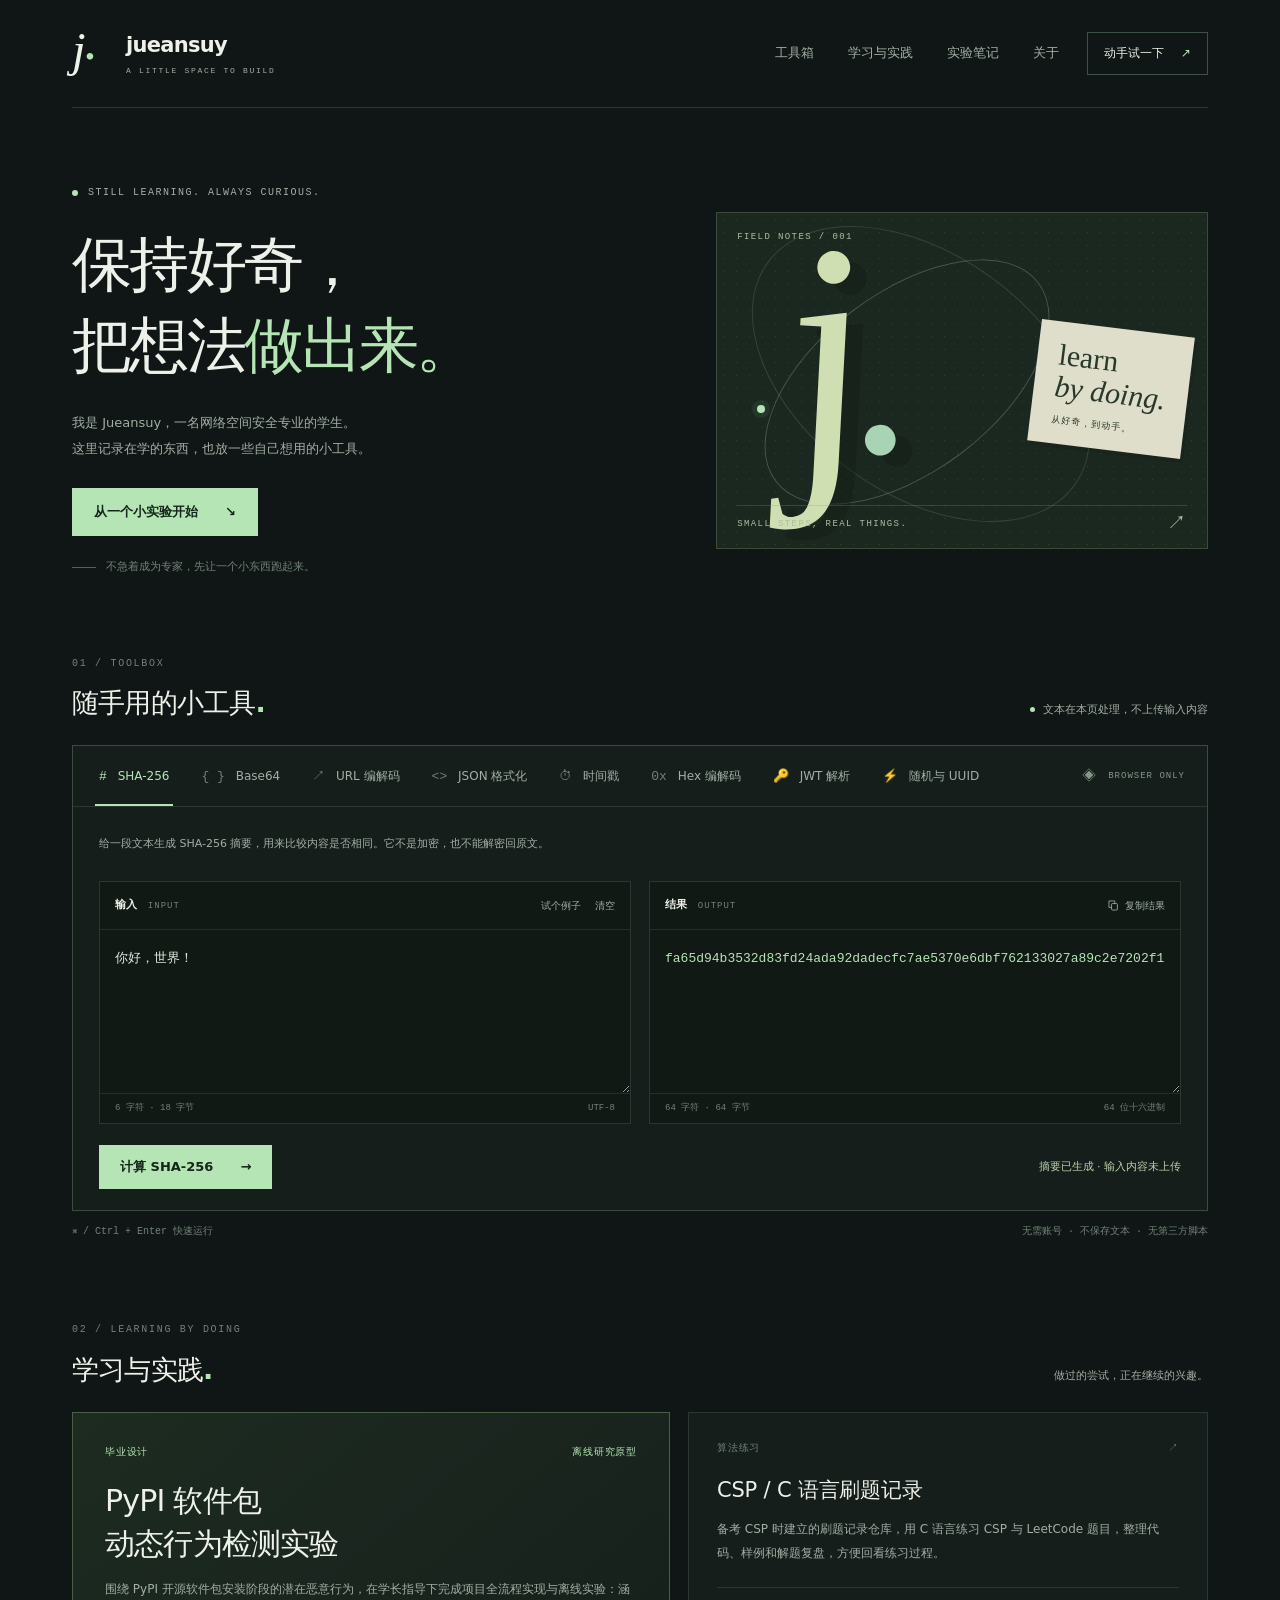
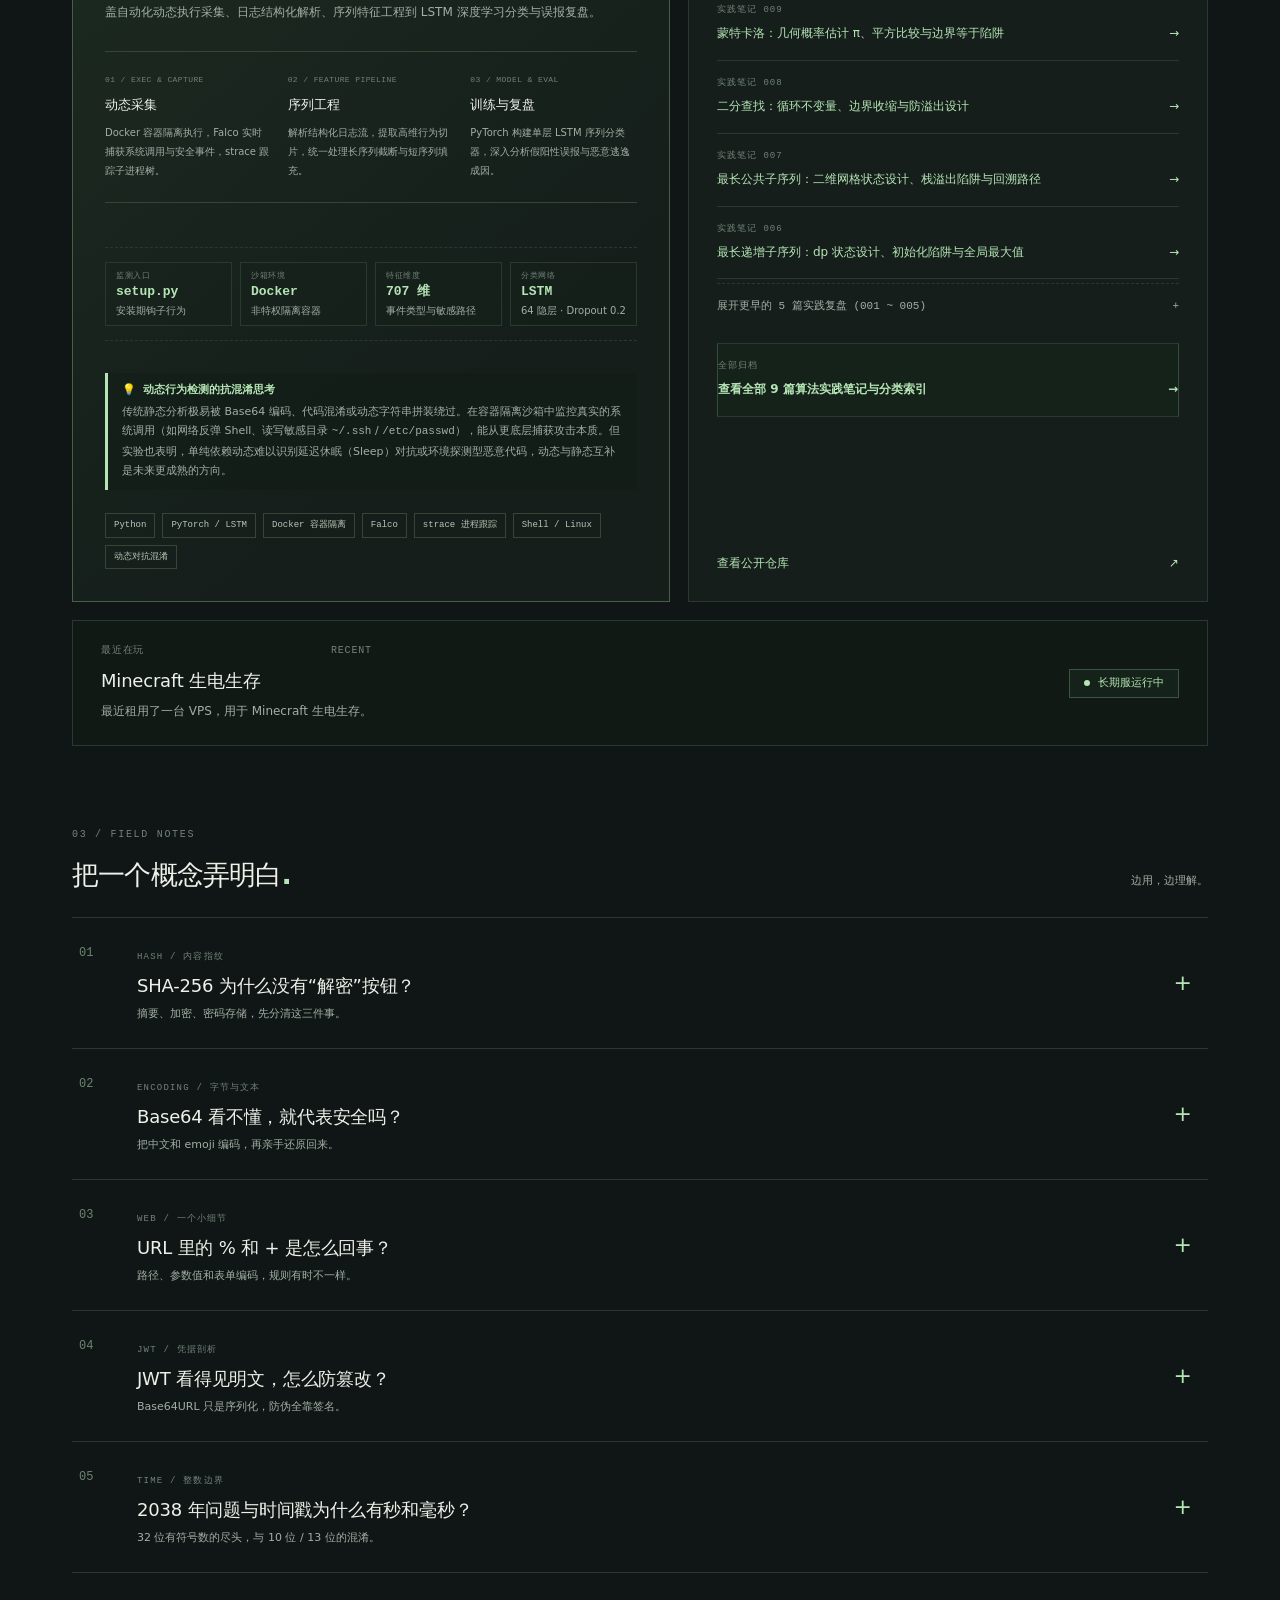
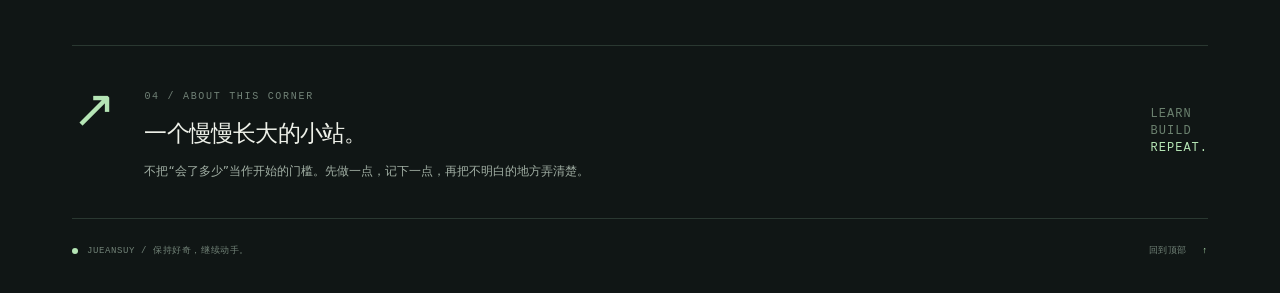
<file: index.html>
<!doctype html>
<html lang="zh-CN">
<head>
  <meta charset="UTF-8">
  <meta name="viewport" content="width=device-width, initial-scale=1">
  <meta name="description" content="Jueansuy 的个人小站：记录学习，做一点有用的东西。SHA-256、Base64、URL、JSON、时间戳、Hex 编解码与 JWT 解析均在浏览器本地完成。">
  <meta name="theme-color" content="#101615">
  <meta property="og:type" content="website">
  <meta property="og:title" content="Jueansuy · 保持好奇，继续动手">
  <meta property="og:description" content="Jueansuy 的个人小站：记录学习，做一点有用的东西。纯前端工具箱与 C 语言算法实践笔记。">
  <meta property="og:url" content="https://www.jueansuy.cn/">
  <meta property="og:site_name" content="Jueansuy">
  <meta name="twitter:card" content="summary">
  <title>Jueansuy · 保持好奇，继续动手</title>
  <link rel="icon" type="image/svg+xml" href="./favicon.svg">
  <link rel="manifest" href="./site.webmanifest">
  <link rel="stylesheet" href="./style.css">
  <script type="module" src="./app.js"></script>
</head>
<body>
  <a class="skip-link" href="#tools">跳到工具箱</a>
  <div class="site-shell">
    <header class="site-header">
      <a class="brand" href="#home" aria-label="Jueansuy 首页"><span class="brand-symbol">j<span>•</span></span><span>jueansuy<span class="brand-caption">A LITTLE SPACE TO BUILD</span></span></a>
      <nav aria-label="主导航"><a href="#tools">工具箱</a><a href="#practice">学习与实践</a><a href="#notes">实验笔记</a><a href="#about">关于</a></nav>
      <a class="header-link" href="#tools">动手试一下 <span aria-hidden="true">↗</span></a>
    </header>

    <main id="home">
      <section class="hero" aria-labelledby="hero-title">
        <div class="hero-copy">
          <div class="eyebrow"><span class="status-dot"></span> STILL LEARNING. ALWAYS CURIOUS.</div>
          <h1 id="hero-title">保持好奇，<br>把想法<span class="mint">做出来。</span></h1>
          <p class="hero-description">我是 Jueansuy，一名网络空间安全专业的学生。<br class="desktop-break">这里记录在学的东西，也放一些自己想用的小工具。</p>
          <a class="button button-primary hero-button" href="#tools">从一个小实验开始 <span aria-hidden="true">↘</span></a>
          <div class="hero-footnote"><span class="little-line"></span> 不急着成为专家，先让一个小东西跑起来。</div>
        </div>
        <div class="hero-art" aria-hidden="true">
          <div class="art-corner art-corner-top">FIELD NOTES / 001</div>
          <div class="orbit orbit-one"></div><div class="orbit orbit-two"></div>
          <span class="orbit-dot"></span>
          <div class="art-letter">j<span>.</span></div>
          <div class="art-sticker">learn<br><em>by doing.</em><span>从好奇，到动手。</span></div>
          <div class="art-corner art-corner-bottom">SMALL STEPS, REAL THINGS. <span>↗</span></div>
        </div>
      </section>

      <section id="tools" class="tools-section" aria-labelledby="tools-title">
        <div class="section-heading"><div><span class="section-index">01 / TOOLBOX</span><h2 id="tools-title">随手用的小工具<span class="mint">.</span></h2></div><p><span class="status-dot"></span> 文本在本页处理，不上传输入内容</p></div>
        <div class="workbench">
          <div class="workbench-top">
            <div class="tool-tabs" role="tablist" aria-label="选择文本工具">
              <button type="button" class="tool-tab active" id="tab-sha256" role="tab" aria-selected="true" aria-controls="tool-panel" data-tool="sha256"><span aria-hidden="true">#</span> SHA-256</button>
              <button type="button" class="tool-tab" id="tab-base64" role="tab" aria-selected="false" aria-controls="tool-panel" tabindex="-1" data-tool="base64"><span aria-hidden="true">{ }</span> Base64</button>
              <button type="button" class="tool-tab" id="tab-url" role="tab" aria-selected="false" aria-controls="tool-panel" tabindex="-1" data-tool="url"><span aria-hidden="true">↗</span> URL 编解码</button>
              <button type="button" class="tool-tab" id="tab-json" role="tab" aria-selected="false" aria-controls="tool-panel" tabindex="-1" data-tool="json"><span aria-hidden="true">&lt;&gt;</span> JSON 格式化</button>
              <button type="button" class="tool-tab" id="tab-timestamp" role="tab" aria-selected="false" aria-controls="tool-panel" tabindex="-1" data-tool="timestamp"><span aria-hidden="true">⏱</span> 时间戳</button>
              <button type="button" class="tool-tab" id="tab-hex" role="tab" aria-selected="false" aria-controls="tool-panel" tabindex="-1" data-tool="hex"><span aria-hidden="true">0x</span> Hex 编解码</button>
              <button type="button" class="tool-tab" id="tab-jwt" role="tab" aria-selected="false" aria-controls="tool-panel" tabindex="-1" data-tool="jwt"><span aria-hidden="true">🔑</span> JWT 解析</button>
              <button type="button" class="tool-tab" id="tab-uuid" role="tab" aria-selected="false" aria-controls="tool-panel" tabindex="-1" data-tool="uuid"><span aria-hidden="true">⚡</span> 随机与 UUID</button>
            </div>
            <span class="local-badge"><span aria-hidden="true">◈</span> BROWSER ONLY</span>
          </div>
          <div id="tool-panel" role="tabpanel" aria-labelledby="tab-sha256">
            <div class="tool-description-row"><p id="tool-hint">给一段文本生成 SHA-256 摘要，用来比较内容是否相同。它不是加密，也不能解密回原文。</p><div class="mode-controls" id="mode-controls" hidden aria-label="编码或解码"><button type="button" data-mode="encode" aria-pressed="true">编码</button><button type="button" data-mode="decode" aria-pressed="false">解码</button></div></div>
            <div class="editors">
              <div class="editor input-editor">
                <div class="editor-heading"><label for="tool-input">输入 <span>INPUT</span></label><div class="editor-actions"><button type="button" id="load-example">试个例子</button><button type="button" id="clear-input">清空</button></div></div>
                <textarea id="tool-input" maxlength="100000" spellcheck="false" autocapitalize="off" autocomplete="off" aria-describedby="tool-hint tool-input-count" placeholder="在这里输入或粘贴文本…">你好，世界！</textarea>
                <div class="editor-meta"><span id="tool-input-count">0 字符 · 0 字节</span><span>UTF-8</span></div>
              </div>
              <div class="editor output-editor">
                <div class="editor-heading"><label for="tool-output">结果 <span>OUTPUT</span></label><button class="copy-button" type="button" id="copy-output" disabled><svg viewBox="0 0 20 20" aria-hidden="true"><rect x="7" y="7" width="9" height="10" rx="1.5"/><path d="M12 7V3H3v10h4"/></svg>复制结果</button></div>
                <textarea id="tool-output" readonly spellcheck="false" aria-describedby="tool-status tool-output-count" placeholder="计算结果会出现在这里"></textarea>
                <div class="editor-meta"><span id="tool-output-count">等待运行</span><span id="output-format">64 位十六进制</span></div>
              </div>
            </div>
            <div class="workbench-footer"><div class="run-actions"><button type="button" class="button button-primary" id="run-tool">计算 SHA-256 <span aria-hidden="true">→</span></button><button type="button" class="swap-button" id="swap-text" hidden>结果用作输入 <span aria-hidden="true">⇄</span></button></div><p id="tool-status" role="status" aria-live="polite" aria-atomic="true">准备就绪</p></div>
          </div>
        </div>
        <div class="toolbox-caption"><span>⌘ / Ctrl + Enter 快速运行</span><span>无需账号 · 不保存文本 · 无第三方脚本</span></div>
        <noscript><p class="noscript-note">这些工具需要 JavaScript。启用后，文本仍只在本页处理。</p></noscript>
      </section>

      <section id="practice" class="practice-section" aria-labelledby="practice-title">
        <div class="section-heading"><div><span class="section-index">02 / LEARNING BY DOING</span><h2 id="practice-title">学习与实践<span class="mint">.</span></h2></div><p>做过的尝试，正在继续的兴趣。</p></div>
        <div class="practice-grid">
          <article class="project-card project-featured" aria-labelledby="graduation-title">
            <div class="project-kicker"><span>毕业设计</span><span>离线研究原型</span></div>
            <h3 id="graduation-title">PyPI 软件包<br class="project-title-break">动态行为检测实验</h3>
            <p class="project-description">围绕 PyPI 开源软件包安装阶段的潜在恶意行为，在学长指导下完成项目全流程实现与离线实验：涵盖自动化动态执行采集、日志结构化解析、序列特征工程到 LSTM 深度学习分类与误报复盘。</p>
            <ol class="project-flow" aria-label="项目技术流程">
              <li><span>01 / EXEC & CAPTURE</span><strong>动态采集</strong><p>Docker 容器隔离执行，Falco 实时捕获系统调用与安全事件，strace 跟踪子进程树。</p></li>
              <li><span>02 / FEATURE PIPELINE</span><strong>序列工程</strong><p>解析结构化日志流，提取高维行为切片，统一处理长序列截断与短序列填充。</p></li>
              <li><span>03 / MODEL & EVAL</span><strong>训练与复盘</strong><p>PyTorch 构建单层 LSTM 序列分类器，深入分析假阳性误报与恶意逃逸成因。</p></li>
            </ol>
            <div class="project-stats-grid" aria-label="实验环境与特征配置">
              <div class="project-stat-box">
                <span class="project-stat-key">监测入口</span>
                <strong class="project-stat-num">setup.py</strong>
                <span class="project-stat-desc">安装期钩子行为</span>
              </div>
              <div class="project-stat-box">
                <span class="project-stat-key">沙箱环境</span>
                <strong class="project-stat-num">Docker</strong>
                <span class="project-stat-desc">非特权隔离容器</span>
              </div>
              <div class="project-stat-box">
                <span class="project-stat-key">特征维度</span>
                <strong class="project-stat-num">707 维</strong>
                <span class="project-stat-desc">事件类型与敏感路径</span>
              </div>
              <div class="project-stat-box">
                <span class="project-stat-key">分类网络</span>
                <strong class="project-stat-num">LSTM</strong>
                <span class="project-stat-desc">64 隐层 · Dropout 0.2</span>
              </div>
            </div>
            <div class="project-takeaway">
              <span class="project-takeaway-label">💡 动态行为检测的抗混淆思考</span>
              <p>传统静态分析极易被 Base64 编码、代码混淆或动态字符串拼装绕过。在容器隔离沙箱中监控真实的系统调用（如网络反弹 Shell、读写敏感目录 <code>~/.ssh</code> / <code>/etc/passwd</code>），能从更底层捕获攻击本质。但实验也表明，单纯依赖动态难以识别延迟休眠（Sleep）对抗或环境探测型恶意代码，动态与静态互补是未来更成熟的方向。</p>
            </div>
            <ul class="project-tags" aria-label="毕业设计技术">
              <li>Python</li>
              <li>PyTorch / LSTM</li>
              <li>Docker 容器隔离</li>
              <li>Falco</li>
              <li>strace 进程跟踪</li>
              <li>Shell / Linux</li>
              <li>动态对抗混淆</li>
            </ul>
          </article>
          <article class="project-card" aria-labelledby="csp-title">
            <div class="project-kicker"><span>算法练习</span><span aria-hidden="true">↗</span></div>
            <h3 id="csp-title">CSP / C 语言刷题记录</h3>
            <p class="project-description">备考 CSP 时建立的刷题记录仓库，用 C 语言练习 CSP 与 LeetCode 题目，整理代码、样例和解题复盘，方便回看练习过程。</p>
            <a class="project-note-link" href="./notes/monte-carlo.html"><span class="project-note-label">实践笔记 009</span><span>蒙特卡洛：几何概率估计 π、平方比较与边界等于陷阱 <span aria-hidden="true">→</span></span></a>
            <a class="project-note-link" href="./notes/binary-search.html"><span class="project-note-label">实践笔记 008</span><span>二分查找：循环不变量、边界收缩与防溢出设计 <span aria-hidden="true">→</span></span></a>
            <a class="project-note-link" href="./notes/longest-common-subsequence.html"><span class="project-note-label">实践笔记 007</span><span>最长公共子序列：二维网格状态设计、栈溢出陷阱与回溯路径 <span aria-hidden="true">→</span></span></a>
            <a class="project-note-link" href="./notes/longest-increasing-subsequence.html"><span class="project-note-label">实践笔记 006</span><span>最长递增子序列：dp 状态设计、初始化陷阱与全局最大值 <span aria-hidden="true">→</span></span></a>
            <details class="project-notes-more">
              <summary>展开更早的 5 篇实践复盘 (001 ~ 005) <span aria-hidden="true">+</span></summary>
              <div>
                <a class="project-note-link" href="./notes/coin-change.html"><span class="project-note-label">实践笔记 005</span><span>零钱兑换：为什么完全背包要正序遍历，dp 代表什么 <span aria-hidden="true">→</span></span></a>
                <a class="project-note-link" href="./notes/course-schedule.html"><span class="project-note-label">实践笔记 004</span><span>课程表：为什么入度为 0 才是 BFS 拓扑排序的钥匙 <span aria-hidden="true">→</span></span></a>
                <a class="project-note-link" href="./notes/range-sum-mutable.html"><span class="project-note-label">实践笔记 003</span><span>树状数组：lowbit 的向前求和与向后更新 <span aria-hidden="true">→</span></span></a>
                <a class="project-note-link" href="./notes/largest-rectangle.html"><span class="project-note-label">实践笔记 002</span><span>柱状图中最大的矩形：单调栈与边界跨度 <span aria-hidden="true">→</span></span></a>
                <a class="project-note-link" href="./notes/rotting-oranges.html"><span class="project-note-label">实践笔记 001</span><span>腐烂的橘子：一分钟，BFS 的一层 <span aria-hidden="true">→</span></span></a>
              </div>
            </details>
            <a class="project-note-link project-note-all" href="./notes/index.html"><span class="project-note-label">全部归档</span><span>查看全部 9 篇算法实践笔记与分类索引 <span aria-hidden="true">→</span></span></a>
            <a class="project-link" href="https://github.com/JUEANSUY/csp" target="_blank" rel="noopener noreferrer">查看公开仓库 <span aria-hidden="true">↗</span></a>
          </article>
          <article class="project-card project-recent" aria-labelledby="minecraft-title">
            <div class="project-recent-info">
              <div class="project-kicker"><span>最近在玩</span><span>RECENT</span></div>
              <h3 id="minecraft-title">Minecraft 生电生存</h3>
              <p class="project-description">最近租用了一台 VPS，用于 Minecraft 生电生存。</p>
            </div>
            <div class="project-recent-badge">
              <span class="status-dot"></span> 长期服运行中
            </div>
          </article>
        </div>
      </section>

      <section id="notes" class="notes-section" aria-labelledby="notes-title">
        <div class="section-heading"><div><span class="section-index">03 / FIELD NOTES</span><h2 id="notes-title">把一个概念弄明白<span class="mint">.</span></h2></div><p>边用，边理解。</p></div>
        <div class="note-list">
          <details class="note"><summary><span class="note-number">01</span><div><span class="note-category">HASH / 内容指纹</span><h3>SHA-256 为什么没有“解密”按钮？</h3><p>摘要、加密、密码存储，先分清这三件事。</p></div><span class="note-open" aria-hidden="true">+</span></summary><div class="note-body"><p>SHA-256 会把输入转换为固定长度的摘要。改动一个字符，通常就会得到完全不同的结果。你可以在上面的工具里，把“你好”改成“你好！”，观察变化。</p><p>哈希没有对应的解密操作。不过，对容易猜到的输入，别人仍可逐个尝试并比较摘要。因此，直接用一次 SHA-256 保存密码并不合适；密码存储需要专门的方案。</p><button type="button" class="text-link note-example" data-example-tool="sha256">去做这个实验 <span aria-hidden="true">↗</span></button></div></details>
          <details class="note"><summary><span class="note-number">02</span><div><span class="note-category">ENCODING / 字节与文本</span><h3>Base64 看不懂，就代表安全吗？</h3><p>把中文和 emoji 编码，再亲手还原回来。</p></div><span class="note-open" aria-hidden="true">+</span></summary><div class="note-body"><p>Base64 是把字节表示成一组可打印字符的编码方式。它不需要密钥，知道编码规则就能解码，所以不能拿来保护秘密。</p><p>本页先把文本转为 UTF-8 字节，再做标准 Base64 编码。解码时也会检查结果是不是有效的 UTF-8 文本；图片或任意二进制数据的 Base64 不一定适合这个文本工具。</p><button type="button" class="text-link note-example" data-example-tool="base64">试试中文与 emoji <span aria-hidden="true">↗</span></button></div></details>
          <details class="note"><summary><span class="note-number">03</span><div><span class="note-category">WEB / 一个小细节</span><h3>URL 里的 % 和 + 是怎么回事？</h3><p>路径、参数值和表单编码，规则有时不一样。</p></div><span class="note-open" aria-hidden="true">+</span></summary><div class="note-body"><p>当你把一段文本放进 URL 的参数值时，空格、中文和一些符号需要编码。例如，空格可以变成 <code>%20</code>，加号可以变成 <code>%2B</code>。</p><p>本页使用 <code>encodeURIComponent</code> 与 <code>decodeURIComponent</code>，适合单独的参数值。它不会把解码输入中的 <code>+</code> 自动当成空格，也不会代你解析整条 URL。</p><button type="button" class="text-link note-example" data-example-tool="url">比较一下编码结果 <span aria-hidden="true">↗</span></button></div></details>
          <details class="note"><summary><span class="note-number">04</span><div><span class="note-category">JWT / 凭据剖析</span><h3>JWT 看得见明文，怎么防篡改？</h3><p>Base64URL 只是序列化，防伪全靠签名。</p></div><span class="note-open" aria-hidden="true">+</span></summary><div class="note-body"><p>JWT 的 Header 和 Payload 仅使用 Base64URL 编码，任何人截获都能直接看到里面的 JSON 字段。它根本不是加密，千万不要在 Payload 内存放用户密码或敏感密钥！</p><p>JWT 防篡改的核心是第三段签名：服务端使用私钥或密钥对前两段进行加密或 HMAC 哈希。一旦攻击者篡改了角色或过期时间，服务端验签就会立即失败。另外注意警惕常见的 <code>alg: "none"</code> 攻击漏洞。</p><button type="button" class="text-link note-example" data-example-tool="jwt">去解析 JWT Token <span aria-hidden="true">↗</span></button></div></details>
          <details class="note"><summary><span class="note-number">05</span><div><span class="note-category">TIME / 整数边界</span><h3>2038 年问题与时间戳为什么有秒和毫秒？</h3><p>32 位有符号数的尽头，与 10 位 / 13 位的混淆。</p></div><span class="note-open" aria-hidden="true">+</span></summary><div class="note-body"><p>Unix 时间戳记录自 1970-01-01 00:00:00 UTC 起流逝的秒数。在传统的 32 位有符号整数系统中，时间戳最大值为 <code>2,147,483,647</code>，即北京时间 2038 年 1 月 19 日 11:14:07，随后将溢出翻转为负数，这就是著名的“2038 年问题”。</p><p>在工程中，Linux/Python/C 常使用 10 位秒级时间戳，而 JavaScript 的 <code>Date.now()</code> 默认返回 13 位毫秒级时间戳。混淆二者会导致年份跳到几万年之后或 1970 年初，排查时先数位数是关键。</p><button type="button" class="text-link note-example" data-example-tool="timestamp">试试时间戳换算 <span aria-hidden="true">↗</span></button></div></details>
        </div>
      </section>

      <section id="about" class="about-section" aria-labelledby="about-title"><div class="about-mark" aria-hidden="true">↗</div><div><span class="section-index">04 / ABOUT THIS CORNER</span><h2 id="about-title">一个慢慢长大的小站。</h2><p>不把“会了多少”当作开始的门槛。先做一点，记下一点，再把不明白的地方弄清楚。</p></div><div class="about-tag">LEARN<br>BUILD<br><span>REPEAT.</span></div></section>
    </main>
    <footer class="site-footer"><span><span class="status-dot"></span> JUEANSUY / 保持好奇，继续动手。</span><a href="#home">回到顶部 <span aria-hidden="true">↑</span></a></footer>
  </div>
</body>
</html>
</file>
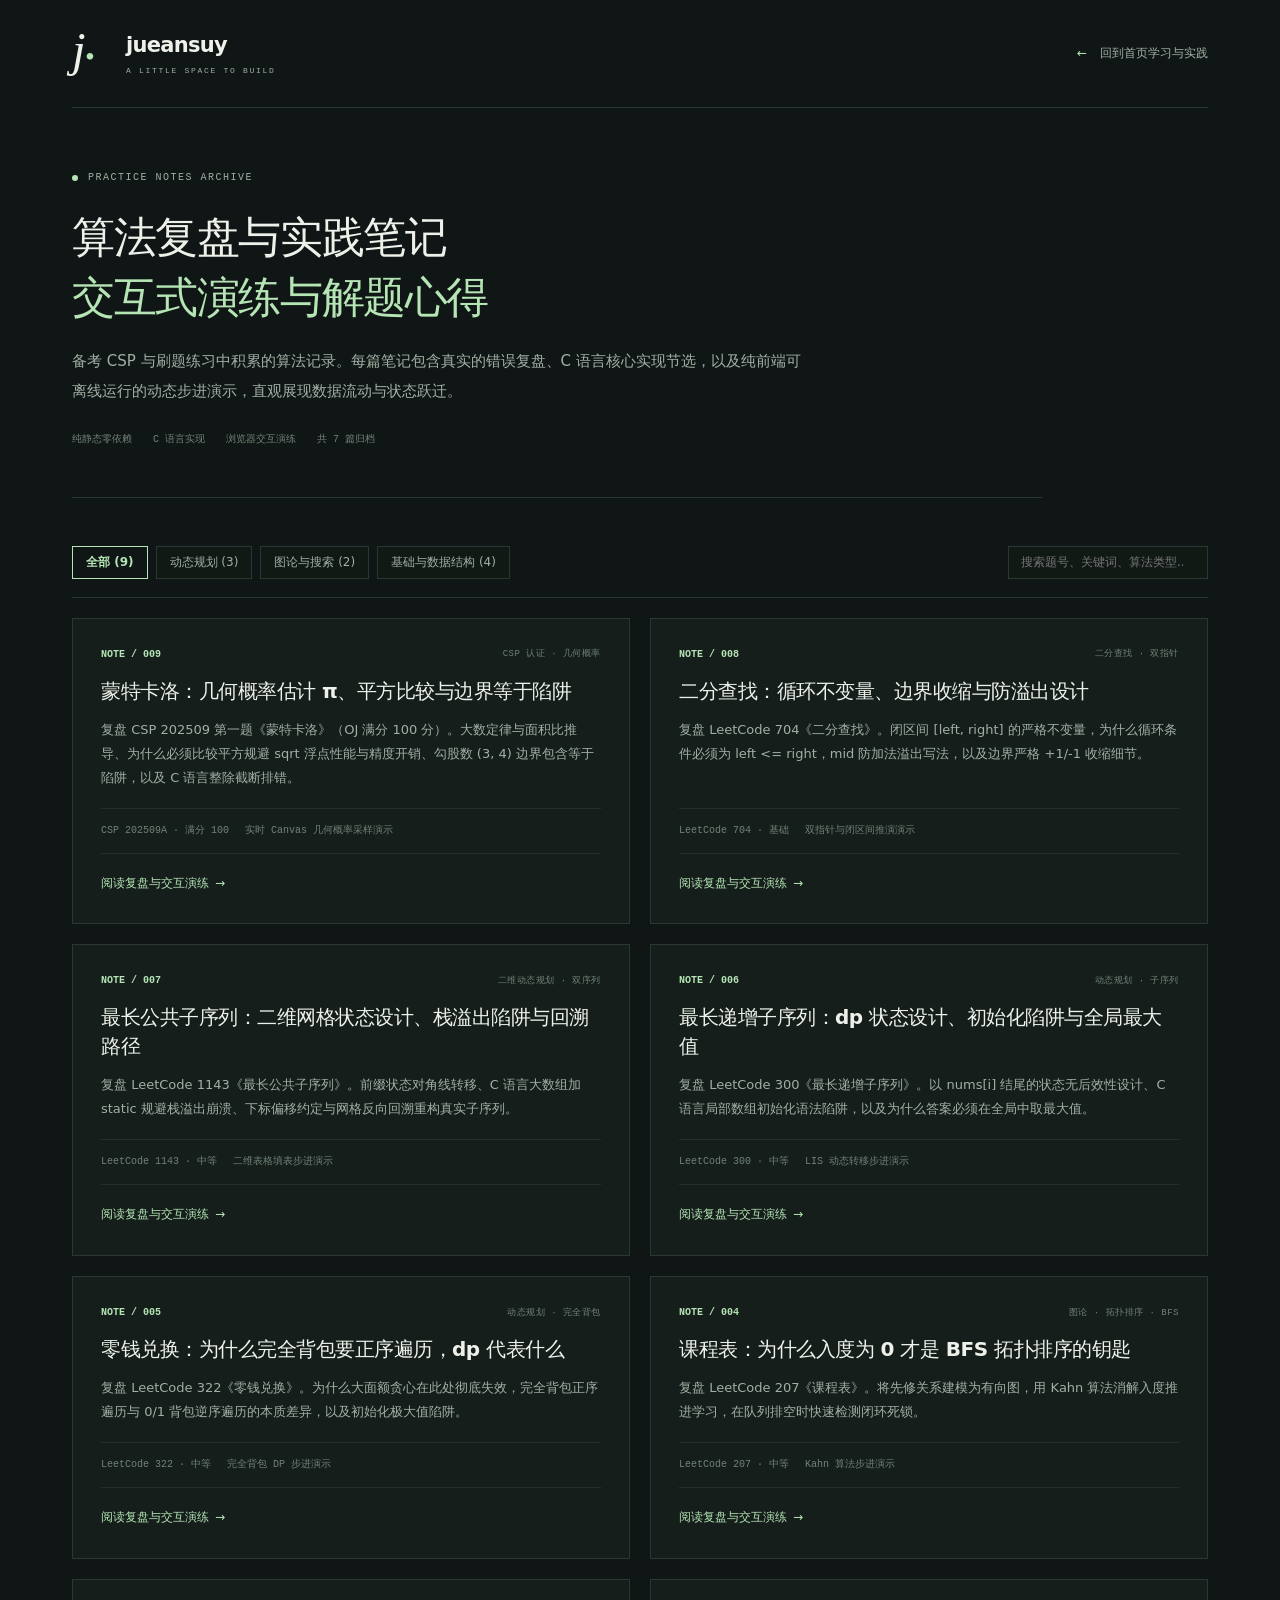
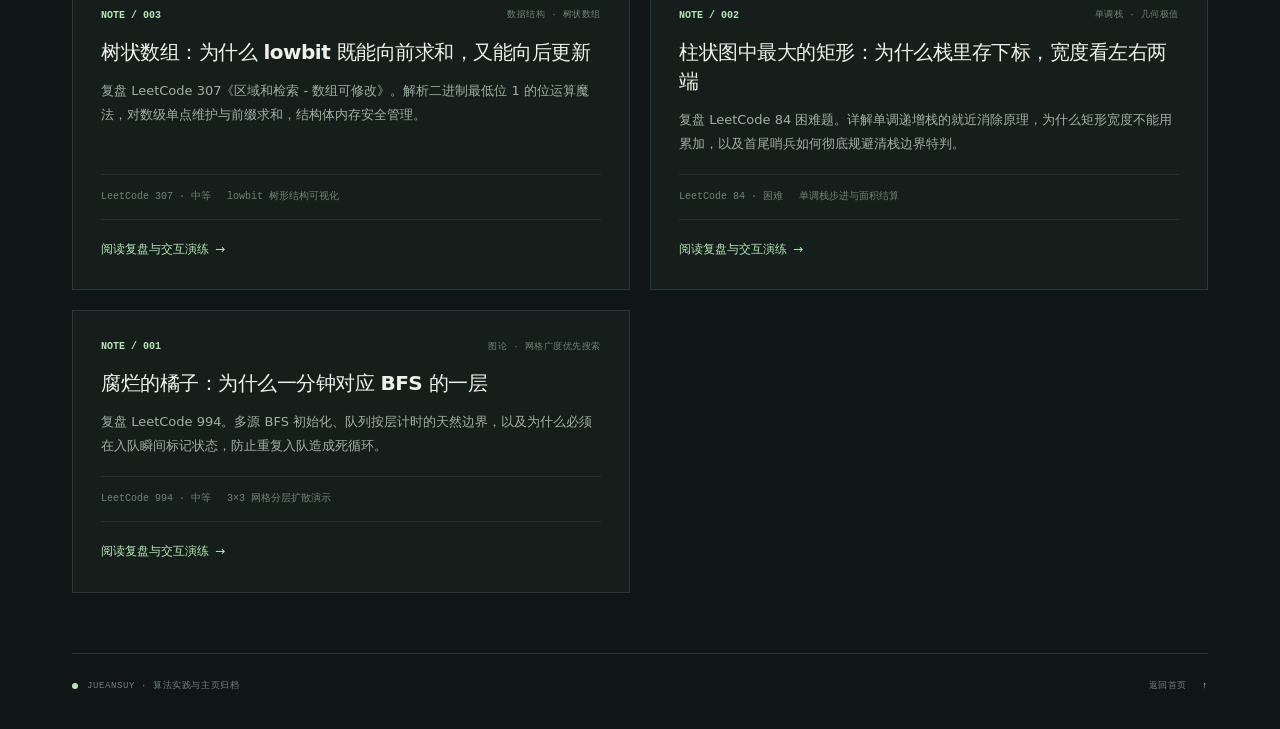
<file: notes/index.html>
<!doctype html>
<html lang="zh-CN">
<head>
  <meta charset="UTF-8">
  <meta name="viewport" content="width=device-width, initial-scale=1">
  <meta name="description" content="Jueansuy 的算法与刷题实践笔记归档。包含广度优先搜索、单调栈、树状数组、有向图拓扑排序、完全背包与最长递增子序列等 C 语言解题复盘与浏览器交互式步进演示。">
  <meta name="theme-color" content="#101615">
  <title>实践笔记归档 · 算法复盘与交互演示 · Jueansuy</title>
  <link rel="icon" type="image/svg+xml" href="../favicon.svg">
  <link rel="manifest" href="../site.webmanifest">
  <link rel="stylesheet" href="../style.css">
  <meta property="og:type" content="website">
  <meta property="og:title" content="实践笔记归档 · 算法复盘与交互演示 · Jueansuy">
  <meta property="og:description" content="Jueansuy 的算法与刷题实践笔记归档。包含广度优先搜索、单调栈、树状数组、有向图拓扑排序、完全背包与最长递增子序列等 C 语言解题复盘与浏览器交互式步进演示。">
  <meta property="og:url" content="https://www.jueansuy.cn/notes/index.html">
  <meta name="twitter:card" content="summary">
  <script type="module" src="../notes-archive.mjs"></script>
</head>
<body class="article-page notes-archive-page">
  <a class="skip-link" href="#archive-content">跳到笔记归档内容</a>
  <div class="site-shell">
    <header class="article-masthead">
      <a class="brand" href="../index.html" aria-label="Jueansuy 首页"><span class="brand-symbol">j<span>•</span></span><span>jueansuy<span class="brand-caption">A LITTLE SPACE TO BUILD</span></span></a>
      <a class="article-back" href="../index.html#practice"><span aria-hidden="true">←</span> 回到首页学习与实践</a>
    </header>

    <main id="archive-content">
      <header class="article-intro">
        <div class="eyebrow"><span class="status-dot"></span> PRACTICE NOTES ARCHIVE</div>
        <h1>算法复盘与实践笔记<br><span class="mint">交互式演练与解题心得</span></h1>
        <p class="article-deck">备考 CSP 与刷题练习中积累的算法记录。每篇笔记包含真实的错误复盘、C 语言核心实现节选，以及纯前端可离线运行的动态步进演示，直观展现数据流动与状态跃迁。</p>
        <div class="article-meta">
          <span>纯静态零依赖</span>
          <span>C 语言实现</span>
          <span>浏览器交互演练</span>
          <span>共 7 篇归档</span>
        </div>
      </header>

      <section class="archive-section" aria-label="算法实践笔记列表">
        <div class="archive-toolbar" role="search" aria-label="实践笔记筛选与搜索">
          <div class="archive-filters" role="group" aria-label="笔记分类筛选">
            <button type="button" class="archive-filter-btn" data-category="all" data-active="true" aria-pressed="true">全部 (9)</button>
            <button type="button" class="archive-filter-btn" data-category="dp" data-active="false" aria-pressed="false">动态规划 (3)</button>
            <button type="button" class="archive-filter-btn" data-category="graph" data-active="false" aria-pressed="false">图论与搜索 (2)</button>
            <button type="button" class="archive-filter-btn" data-category="datastruct" data-active="false" aria-pressed="false">基础与数据结构 (4)</button>
          </div>
          <div class="archive-search">
            <input id="archive-search-input" type="search" placeholder="搜索题号、关键词、算法类型... (按 / 聚焦)" aria-label="搜索实践笔记">
          </div>
        </div>

        <div class="archive-grid">

          <article class="archive-card" data-category="datastruct" aria-labelledby="note-009-title">
            <div class="archive-card-top">
              <span class="archive-card-num">NOTE / 009</span>
              <span class="archive-card-tag">CSP 认证 · 几何概率</span>
            </div>
            <h2 id="note-009-title"><a href="./monte-carlo.html">蒙特卡洛：几何概率估计 π、平方比较与边界等于陷阱</a></h2>
            <p class="archive-card-desc">复盘 CSP 202509 第一题《蒙特卡洛》（OJ 满分 100 分）。大数定律与面积比推导、为什么必须比较平方规避 sqrt 浮点性能与精度开销、勾股数 (3, 4) 边界包含等于陷阱，以及 C 语言整除截断排错。</p>
            <div class="archive-card-meta">
              <span>CSP 202509A · 满分 100</span>
              <span>实时 Canvas 几何概率采样演示</span>
            </div>
            <div class="archive-card-footer">
              <a class="archive-card-link" href="./monte-carlo.html">阅读复盘与交互演练 <span aria-hidden="true">→</span></a>
            </div>
          </article>

          <article class="archive-card" data-category="datastruct" aria-labelledby="note-008-title">
            <div class="archive-card-top">
              <span class="archive-card-num">NOTE / 008</span>
              <span class="archive-card-tag">二分查找 · 双指针</span>
            </div>
            <h2 id="note-008-title"><a href="./binary-search.html">二分查找：循环不变量、边界收缩与防溢出设计</a></h2>
            <p class="archive-card-desc">复盘 LeetCode 704《二分查找》。闭区间 [left, right] 的严格不变量，为什么循环条件必须为 left &lt;= right，mid 防加法溢出写法，以及边界严格 +1/-1 收缩细节。</p>
            <div class="archive-card-meta">
              <span>LeetCode 704 · 基础</span>
              <span>双指针与闭区间推演演示</span>
            </div>
            <div class="archive-card-footer">
              <a class="archive-card-link" href="./binary-search.html">阅读复盘与交互演练 <span aria-hidden="true">→</span></a>
            </div>
          </article>

          <article class="archive-card" data-category="dp" aria-labelledby="note-007-title">
            <div class="archive-card-top">
              <span class="archive-card-num">NOTE / 007</span>
              <span class="archive-card-tag">二维动态规划 · 双序列</span>
            </div>
            <h2 id="note-007-title"><a href="./longest-common-subsequence.html">最长公共子序列：二维网格状态设计、栈溢出陷阱与回溯路径</a></h2>
            <p class="archive-card-desc">复盘 LeetCode 1143《最长公共子序列》。前缀状态对角线转移、C 语言大数组加 static 规避栈溢出崩溃、下标偏移约定与网格反向回溯重构真实子序列。</p>
            <div class="archive-card-meta">
              <span>LeetCode 1143 · 中等</span>
              <span>二维表格填表步进演示</span>
            </div>
            <div class="archive-card-footer">
              <a class="archive-card-link" href="./longest-common-subsequence.html">阅读复盘与交互演练 <span aria-hidden="true">→</span></a>
            </div>
          </article>

          <article class="archive-card" data-category="dp" aria-labelledby="note-006-title">
            <div class="archive-card-top">
              <span class="archive-card-num">NOTE / 006</span>
              <span class="archive-card-tag">动态规划 · 子序列</span>
            </div>
            <h2 id="note-006-title"><a href="./longest-increasing-subsequence.html">最长递增子序列：dp 状态设计、初始化陷阱与全局最大值</a></h2>
            <p class="archive-card-desc">复盘 LeetCode 300《最长递增子序列》。以 nums[i] 结尾的状态无后效性设计、C 语言局部数组初始化语法陷阱，以及为什么答案必须在全局中取最大值。</p>
            <div class="archive-card-meta">
              <span>LeetCode 300 · 中等</span>
              <span>LIS 动态转移步进演示</span>
            </div>
            <div class="archive-card-footer">
              <a class="archive-card-link" href="./longest-increasing-subsequence.html">阅读复盘与交互演练 <span aria-hidden="true">→</span></a>
            </div>
          </article>

          <article class="archive-card" data-category="dp" aria-labelledby="note-005-title">
            <div class="archive-card-top">
              <span class="archive-card-num">NOTE / 005</span>
              <span class="archive-card-tag">动态规划 · 完全背包</span>
            </div>
            <h2 id="note-005-title"><a href="./coin-change.html">零钱兑换：为什么完全背包要正序遍历，dp 代表什么</a></h2>
            <p class="archive-card-desc">复盘 LeetCode 322《零钱兑换》。为什么大面额贪心在此处彻底失效，完全背包正序遍历与 0/1 背包逆序遍历的本质差异，以及初始化极大值陷阱。</p>
            <div class="archive-card-meta">
              <span>LeetCode 322 · 中等</span>
              <span>完全背包 DP 步进演示</span>
            </div>
            <div class="archive-card-footer">
              <a class="archive-card-link" href="./coin-change.html">阅读复盘与交互演练 <span aria-hidden="true">→</span></a>
            </div>
          </article>

          <article class="archive-card" data-category="graph" aria-labelledby="note-004-title">
            <div class="archive-card-top">
              <span class="archive-card-num">NOTE / 004</span>
              <span class="archive-card-tag">图论 · 拓扑排序 · BFS</span>
            </div>
            <h2 id="note-004-title"><a href="./course-schedule.html">课程表：为什么入度为 0 才是 BFS 拓扑排序的钥匙</a></h2>
            <p class="archive-card-desc">复盘 LeetCode 207《课程表》。将先修关系建模为有向图，用 Kahn 算法消解入度推进学习，在队列排空时快速检测闭环死锁。</p>
            <div class="archive-card-meta">
              <span>LeetCode 207 · 中等</span>
              <span>Kahn 算法步进演示</span>
            </div>
            <div class="archive-card-footer">
              <a class="archive-card-link" href="./course-schedule.html">阅读复盘与交互演练 <span aria-hidden="true">→</span></a>
            </div>
          </article>

          <article class="archive-card" data-category="datastruct" aria-labelledby="note-003-title">
            <div class="archive-card-top">
              <span class="archive-card-num">NOTE / 003</span>
              <span class="archive-card-tag">数据结构 · 树状数组</span>
            </div>
            <h2 id="note-003-title"><a href="./range-sum-mutable.html">树状数组：为什么 lowbit 既能向前求和，又能向后更新</a></h2>
            <p class="archive-card-desc">复盘 LeetCode 307《区域和检索 - 数组可修改》。解析二进制最低位 1 的位运算魔法，对数级单点维护与前缀求和，结构体内存安全管理。</p>
            <div class="archive-card-meta">
              <span>LeetCode 307 · 中等</span>
              <span>lowbit 树形结构可视化</span>
            </div>
            <div class="archive-card-footer">
              <a class="archive-card-link" href="./range-sum-mutable.html">阅读复盘与交互演练 <span aria-hidden="true">→</span></a>
            </div>
          </article>

          <article class="archive-card" data-category="datastruct" aria-labelledby="note-002-title">
            <div class="archive-card-top">
              <span class="archive-card-num">NOTE / 002</span>
              <span class="archive-card-tag">单调栈 · 几何极值</span>
            </div>
            <h2 id="note-002-title"><a href="./largest-rectangle.html">柱状图中最大的矩形：为什么栈里存下标，宽度看左右两端</a></h2>
            <p class="archive-card-desc">复盘 LeetCode 84 困难题。详解单调递增栈的就近消除原理，为什么矩形宽度不能用累加，以及首尾哨兵如何彻底规避清栈边界特判。</p>
            <div class="archive-card-meta">
              <span>LeetCode 84 · 困难</span>
              <span>单调栈步进与面积结算</span>
            </div>
            <div class="archive-card-footer">
              <a class="archive-card-link" href="./largest-rectangle.html">阅读复盘与交互演练 <span aria-hidden="true">→</span></a>
            </div>
          </article>

          <article class="archive-card" data-category="graph" aria-labelledby="note-001-title">
            <div class="archive-card-top">
              <span class="archive-card-num">NOTE / 001</span>
              <span class="archive-card-tag">图论 · 网格广度优先搜索</span>
            </div>
            <h2 id="note-001-title"><a href="./rotting-oranges.html">腐烂的橘子：为什么一分钟对应 BFS 的一层</a></h2>
            <p class="archive-card-desc">复盘 LeetCode 994。多源 BFS 初始化、队列按层计时的天然边界，以及为什么必须在入队瞬间标记状态，防止重复入队造成死循环。</p>
            <div class="archive-card-meta">
              <span>LeetCode 994 · 中等</span>
              <span>3×3 网格分层扩散演示</span>
            </div>
            <div class="archive-card-footer">
              <a class="archive-card-link" href="./rotting-oranges.html">阅读复盘与交互演练 <span aria-hidden="true">→</span></a>
            </div>
          </article>

          <div id="archive-empty" class="archive-empty" hidden>未找到匹配的实践笔记，换个关键词试试？</div>
        </div>
      </section>
    </main>

    <footer class="site-footer">
      <span><span class="status-dot"></span> JUEANSUY · 算法实践与主页归档</span>
      <a href="../index.html">返回首页 <span>↑</span></a>
    </footer>
  </div>
</body>
</html>
</file>
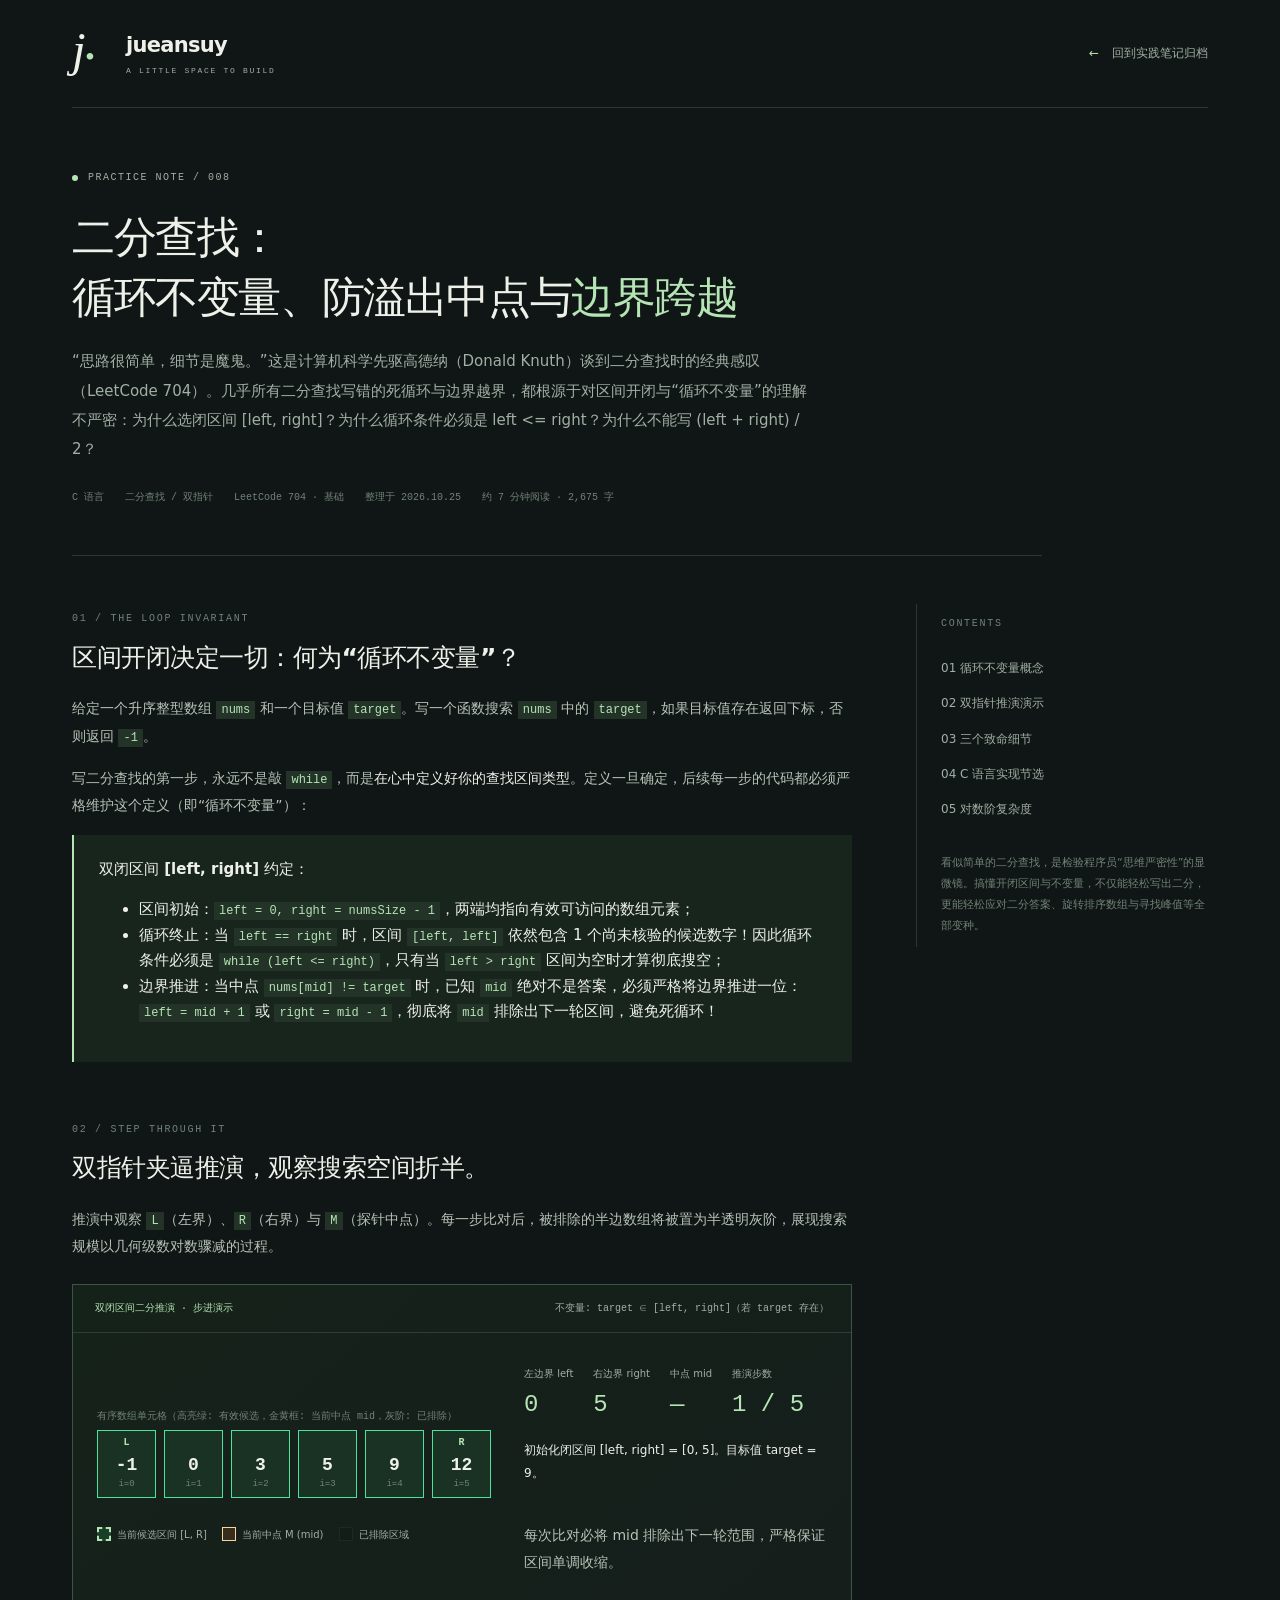
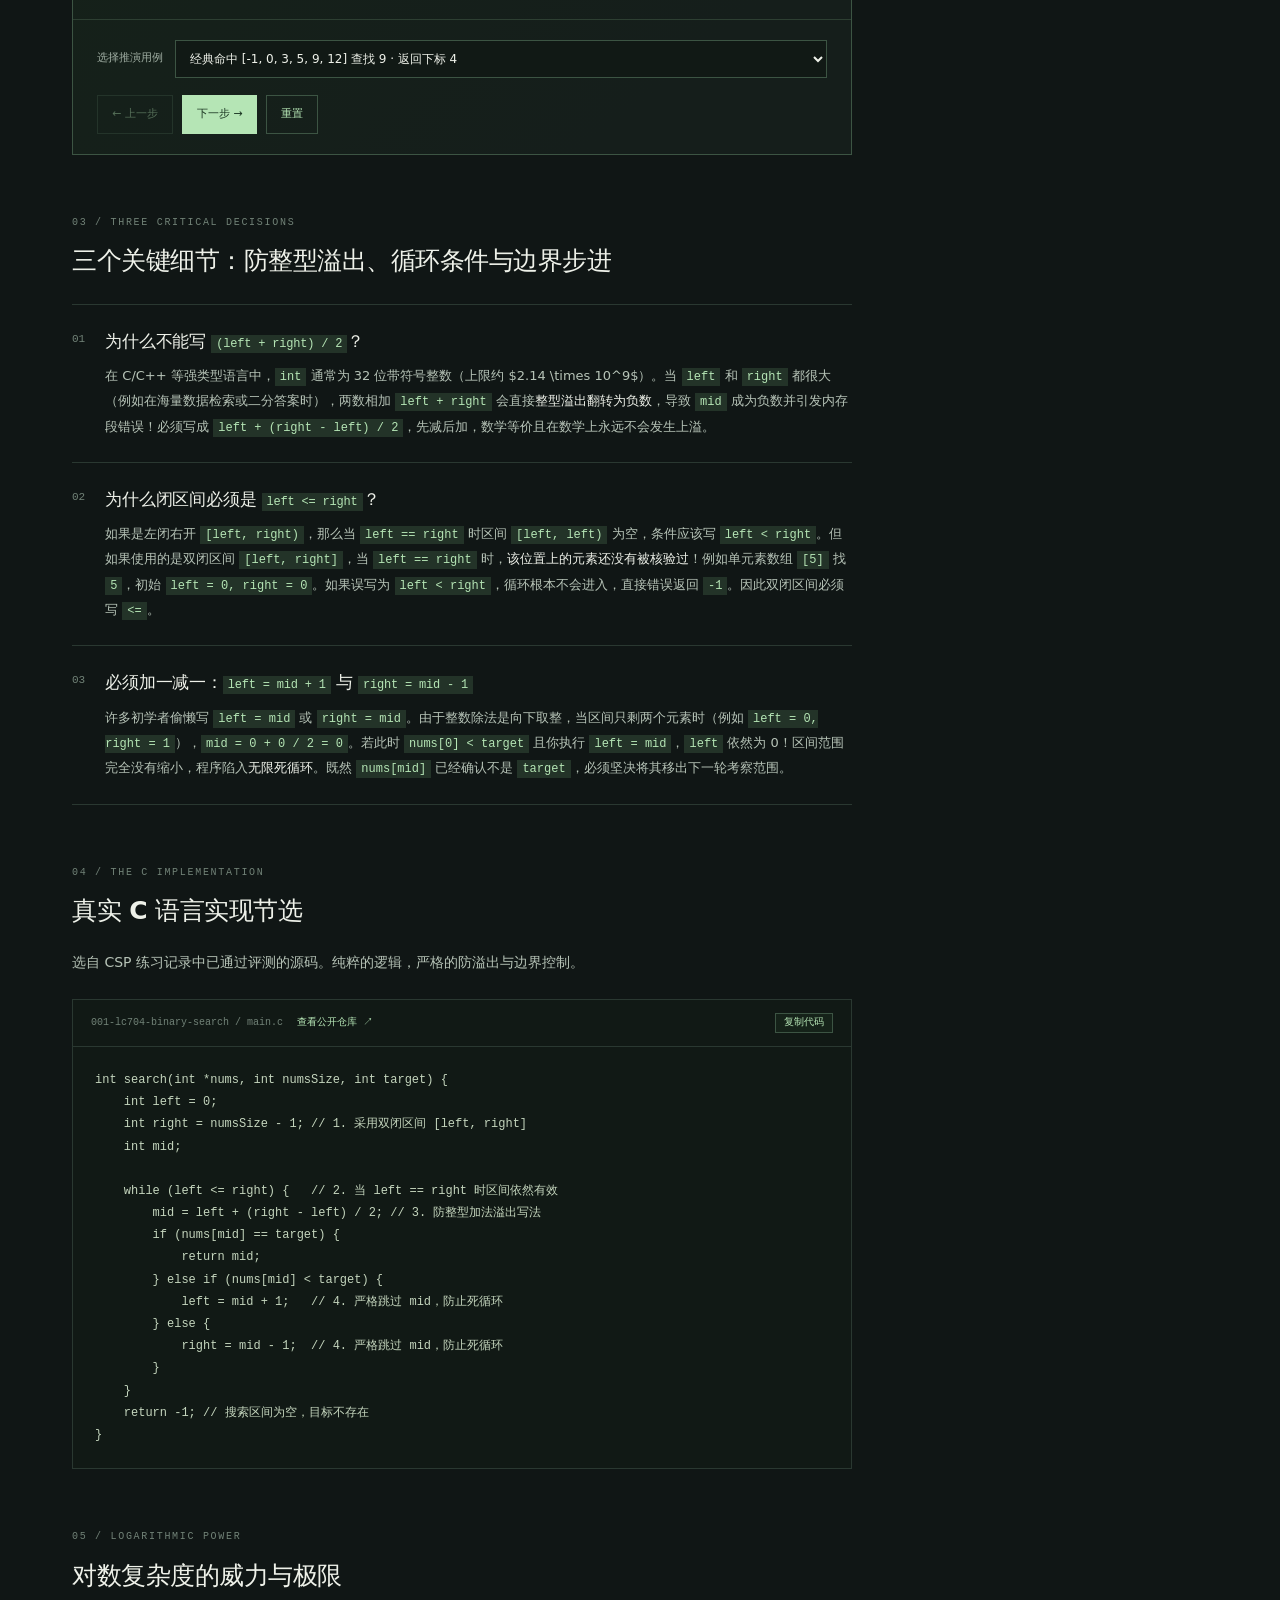
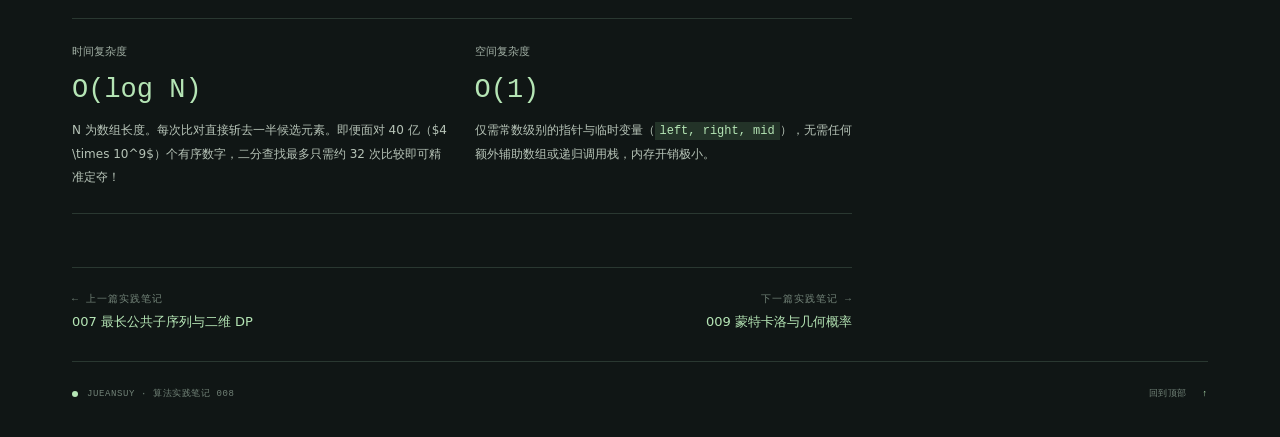
<file: notes/binary-search.html>
<!doctype html>
<html lang="zh-CN">
<head>
  <meta charset="UTF-8">
  <meta name="viewport" content="width=device-width, initial-scale=1">
  <meta name="description" content="复盘 LeetCode 704 二分查找：闭区间 [left, right] 的循环不变量、left + (right - left) / 2 防整型溢出写法，以及为什么移动边界必须跳过 mid 防范死循环。附双指针动态折半演示与 C 语言源码。">
  <meta name="theme-color" content="#101615">
  <title>二分查找：循环不变量、防溢出中点与边界跨越 · Jueansuy</title>
  <link rel="icon" type="image/svg+xml" href="../favicon.svg">
  <link rel="manifest" href="../site.webmanifest">
  <link rel="stylesheet" href="../style.css">
  <meta property="og:type" content="article">
  <meta property="og:title" content="二分查找：循环不变量、防溢出中点与边界跨越 · Jueansuy">
  <meta property="og:description" content="复盘 LeetCode 704 二分查找：闭区间 [left, right] 的循环不变量、left + (right - left) / 2 防整型溢出写法，以及为什么移动边界必须跳过 mid 防范死循环。附双指针动态折半演示与 C 语言源码。">
  <meta property="og:url" content="https://www.jueansuy.cn/notes/binary-search.html">
  <meta name="twitter:card" content="summary">
  <script type="module" src="../note-common.mjs"></script>
  <script type="module" src="../bs-demo.mjs"></script>
</head>
<body class="article-page">
  <a class="skip-link" href="#article-content">跳到笔记正文</a>
  <div class="site-shell">
    <header class="article-masthead">
      <a class="brand" href="../index.html" aria-label="Jueansuy 首页"><span class="brand-symbol">j<span>•</span></span><span>jueansuy<span class="brand-caption">A LITTLE SPACE TO BUILD</span></span></a>
      <a class="article-back" href="./index.html"><span aria-hidden="true">←</span> 回到实践笔记归档</a>
    </header>

    <main id="article-top">
      <header class="article-intro">
        <div class="eyebrow"><span class="status-dot"></span> PRACTICE NOTE / 008</div>
        <h1>二分查找：<br>循环不变量、防溢出中点与<span class="mint">边界跨越</span></h1>
        <p class="article-deck">“思路很简单，细节是魔鬼。”这是计算机科学先驱高德纳（Donald Knuth）谈到二分查找时的经典感叹（LeetCode 704）。几乎所有二分查找写错的死循环与边界越界，都根源于对区间开闭与“循环不变量”的理解不严密：为什么选闭区间 [left, right]？为什么循环条件必须是 left &lt;= right？为什么不能写 (left + right) / 2？</p>
        <div class="article-meta"><span>C 语言</span><span>二分查找 / 双指针</span><span>LeetCode 704 · 基础</span><span>整理于 <time datetime="2026-10-25">2026.10.25</time></span></div>
      </header>

      <div class="article-layout">
        <article id="article-content" class="article-content" aria-label="二分查找算法复盘">
          <section class="article-section" aria-labelledby="problem-title">
            <span class="section-index">01 / THE LOOP INVARIANT</span>
            <h2 id="problem-title">区间开闭决定一切：何为“循环不变量”？</h2>
            <p>给定一个升序整型数组 <code>nums</code> 和一个目标值 <code>target</code>。写一个函数搜索 <code>nums</code> 中的 <code>target</code>，如果目标值存在返回下标，否则返回 <code>-1</code>。</p>
            <p>写二分查找的第一步，永远不是敲 <code>while</code>，而是<strong>在心中定义好你的查找区间类型</strong>。定义一旦确定，后续每一步的代码都必须严格维护这个定义（即“循环不变量”）：</p>
            <div class="article-insight">
              <strong>双闭区间 [left, right] 约定：</strong>
              <ul>
                <li><strong>区间初始</strong>：<code>left = 0, right = numsSize - 1</code>，两端均指向有效可访问的数组元素；</li>
                <li><strong>循环终止</strong>：当 <code>left == right</code> 时，区间 <code>[left, left]</code> 依然包含 1 个尚未核验的候选数字！因此循环条件必须是 <code>while (left &lt;= right)</code>，只有当 <code>left &gt; right</code> 区间为空时才算彻底搜空；</li>
                <li><strong>边界推进</strong>：当中点 <code>nums[mid] != target</code> 时，已知 <code>mid</code> 绝对不是答案，必须严格将边界推进一位：<code>left = mid + 1</code> 或 <code>right = mid - 1</code>，彻底将 <code>mid</code> 排除出下一轮区间，避免死循环！</li>
              </ul>
            </div>
          </section>

          <section id="bs-demo" class="article-section" aria-labelledby="demo-title">
            <span class="section-index">02 / STEP THROUGH IT</span>
            <h2 id="demo-title">双指针夹逼推演，观察搜索空间折半。</h2>
            <p>推演中观察 <code>L</code>（左界）、<code>R</code>（右界）与 <code>M</code>（探针中点）。每一步比对后，被排除的半边数组将被置为半透明灰阶，展现搜索规模以几何级数对数骤减的过程。</p>
            <div class="bs-demo-panel">
              <div class="bs-demo-heading">
                <span>双闭区间二分推演 · 步进演示</span>
                <span>不变量: target ∈ [left, right]（若 target 存在）</span>
              </div>
              <div class="bs-stage">
                <div class="bs-visuals">
                  <div class="bs-row">
                    <span class="bs-row-label">有序数组单元格（高亮绿: 有效候选，金黄框: 当前中点 mid，灰阶: 已排除）</span>
                    <div id="bs-grid" class="bs-grid" role="group" aria-label="二分查找数组条带"></div>
                  </div>
                  <ul class="bs-legend" aria-label="图例">
                    <li><span class="legend-swatch swatch-active"></span> 当前候选区间 [L, R]</li>
                    <li><span class="legend-swatch swatch-mid"></span> 当前中点 M (mid)</li>
                    <li><span class="legend-swatch swatch-excluded"></span> 已排除区域</li>
                  </ul>
                </div>
                <div class="bs-readout">
                  <div class="bs-metrics">
                    <div><span>左边界 left</span><p><strong id="bs-left">0</strong></p></div>
                    <div><span>右边界 right</span><p><strong id="bs-right">5</strong></p></div>
                    <div><span>中点 mid</span><p><strong id="bs-mid">—</strong></p></div>
                    <div><span>推演步数</span><p><strong id="bs-step">1 / 1</strong></p></div>
                  </div>
                  <p id="bs-status" role="status" aria-live="polite" aria-atomic="true">初始化闭区间 [left, right]。</p>
                  <p class="bs-reading-hint">每次比对必将 mid 排除出下一轮范围，严格保证区间单调收缩。</p>
                </div>
              </div>
              <div id="bs-controls" class="bs-controls" hidden>
                <div class="bs-scenario-field">
                  <label for="bs-scenario">选择推演用例</label>
                  <select id="bs-scenario">
                    <option value="found_middle">经典命中 [-1, 0, 3, 5, 9, 12] 查找 9 · 返回下标 4</option>
                    <option value="found_left_edge">左边界查找 -1 · 返回下标 0</option>
                    <option value="found_right_edge">右边界查找 12 · 返回下标 5</option>
                    <option value="missing_between">中间缺失查找 2 · 交叉收缩返回 -1</option>
                    <option value="missing_too_small">过小元素查找 -10 · 左侧越界返回 -1</option>
                    <option value="single_element_found">单元素数组 [5] 查找 5 · 返回 0</option>
                    <option value="single_element_missing">单元素数组 [5] 查找 0 · 返回 -1</option>
                  </select>
                </div>
                <div class="bs-step-buttons">
                  <button id="bs-prev" type="button">← 上一步</button>
                  <button id="bs-next" type="button">下一步 →</button>
                  <button id="bs-reset" type="button">重置</button>
                </div>
              </div>
              <noscript><p class="bs-noscript">步进演示需要 JavaScript。下方保留了完整推导过程与 C 语言核心实现。</p></noscript>
            </div>
          </section>

          <section id="bs-decisions" class="article-section" aria-labelledby="decisions-title">
            <span class="section-index">03 / THREE CRITICAL DECISIONS</span>
            <h2 id="decisions-title">三个关键细节：防整型溢出、循环条件与边界步进</h2>
            <ol class="article-steps">
              <li><span class="article-step-number">01</span><div><h3>为什么不能写 <code>(left + right) / 2</code>？</h3><p>在 C/C++ 等强类型语言中，<code>int</code> 通常为 32 位带符号整数（上限约 $2.14 \times 10^9$）。当 <code>left</code> 和 <code>right</code> 都很大（例如在海量数据检索或二分答案时），两数相加 <code>left + right</code> 会直接<strong>整型溢出翻转为负数</strong>，导致 <code>mid</code> 成为负数并引发内存段错误！必须写成 <code>left + (right - left) / 2</code>，先减后加，数学等价且在数学上永远不会发生上溢。</p></div></li>
              <li><span class="article-step-number">02</span><div><h3>为什么闭区间必须是 <code>left &lt;= right</code>？</h3><p>如果是左闭右开 <code>[left, right)</code>，那么当 <code>left == right</code> 时区间 <code>[left, left)</code> 为空，条件应该写 <code>left &lt; right</code>。但如果使用的是双闭区间 <code>[left, right]</code>，当 <code>left == right</code> 时，<strong>该位置上的元素还没有被核验过</strong>！例如单元素数组 <code>[5]</code> 找 <code>5</code>，初始 <code>left = 0, right = 0</code>。如果误写为 <code>left &lt; right</code>，循环根本不会进入，直接错误返回 <code>-1</code>。因此双闭区间必须写 <code>&lt;=</code>。</p></div></li>
              <li><span class="article-step-number">03</span><div><h3>必须加一减一：<code>left = mid + 1</code> 与 <code>right = mid - 1</code></h3><p>许多初学者偷懒写 <code>left = mid</code> 或 <code>right = mid</code>。由于整数除法是向下取整，当区间只剩两个元素时（例如 <code>left = 0, right = 1</code>），<code>mid = 0 + 0 / 2 = 0</code>。若此时 <code>nums[0] &lt; target</code> 且你执行 <code>left = mid</code>，<code>left</code> 依然为 0！区间范围完全没有缩小，程序陷入<strong>无限死循环</strong>。既然 <code>nums[mid]</code> 已经确认不是 <code>target</code>，必须坚决将其移出下一轮考察范围。</p></div></li>
            </ol>
          </section>

          <section class="article-section" aria-labelledby="code-title">
            <span class="section-index">04 / THE C IMPLEMENTATION</span>
            <h2 id="code-title">真实 C 语言实现节选</h2>
            <p>选自 CSP 练习记录中已通过评测的源码。纯粹的逻辑，严格的防溢出与边界控制。</p>
            <div class="article-code-panel">
              <div class="article-code-caption">
                <span>001-lc704-binary-search / main.c</span>
                <a href="https://github.com/JUEANSUY/csp" target="_blank" rel="noopener noreferrer">查看公开仓库 ↗</a>
              </div>
              <pre><code>int search(int *nums, int numsSize, int target) {
    int left = 0;
    int right = numsSize - 1; // 1. 采用双闭区间 [left, right]
    int mid;

    while (left &lt;= right) {   // 2. 当 left == right 时区间依然有效
        mid = left + (right - left) / 2; // 3. 防整型加法溢出写法
        if (nums[mid] == target) {
            return mid;
        } else if (nums[mid] &lt; target) {
            left = mid + 1;   // 4. 严格跳过 mid，防止死循环
        } else {
            right = mid - 1;  // 4. 严格跳过 mid，防止死循环
        }
    }
    return -1; // 搜索区间为空，目标不存在
}</code></pre>
            </div>
          </section>

          <section class="article-section" aria-labelledby="complexity-title">
            <span class="section-index">05 / LOGARITHMIC POWER</span>
            <h2 id="complexity-title">对数复杂度的威力与极限</h2>
            <div class="article-complexity">
              <div>
                <span>时间复杂度</span>
                <strong>O(log N)</strong>
                <p>N 为数组长度。每次比对直接斩去一半候选元素。即便面对 40 亿（$4 \times 10^9$）个有序数字，二分查找最多只需约 32 次比较即可精准定夺！</p>
              </div>
              <div>
                <span>空间复杂度</span>
                <strong>O(1)</strong>
                <p>仅需常数级别的指针与临时变量（<code>left, right, mid</code>），无需任何额外辅助数组或递归调用栈，内存开销极小。</p>
              </div>
            </div>
          </section>

          <nav class="article-nav" aria-label="实践笔记导航">
            <a class="nav-prev" href="./longest-common-subsequence.html"><span class="nav-dir">← 上一篇实践笔记</span><span>007 最长公共子序列与二维 DP</span></a>
            <a class="nav-next" href="./monte-carlo.html"><span class="nav-dir">下一篇实践笔记 →</span><span>009 蒙特卡洛与几何概率</span></a>
          </nav>
        </article>

        <aside class="article-toc" aria-label="本篇目录">
          <span class="section-index">CONTENTS</span>
          <nav>
            <a href="#problem-title">01 循环不变量概念</a>
            <a href="#demo-title">02 双指针推演演示</a>
            <a href="#decisions-title">03 三个致命细节</a>
            <a href="#code-title">04 C 语言实现节选</a>
            <a href="#complexity-title">05 对数阶复杂度</a>
          </nav>
          <p>看似简单的二分查找，是检验程序员“思维严密性”的显微镜。搞懂开闭区间与不变量，不仅能轻松写出二分，更能轻松应对二分答案、旋转排序数组与寻找峰值等全部变种。</p>
        </aside>
      </div>
    </main>

    <footer class="site-footer">
      <span><span class="status-dot"></span> JUEANSUY · 算法实践笔记 008</span>
      <a href="#article-top">回到顶部 <span>↑</span></a>
    </footer>
  </div>
</body>
</html>
</file>
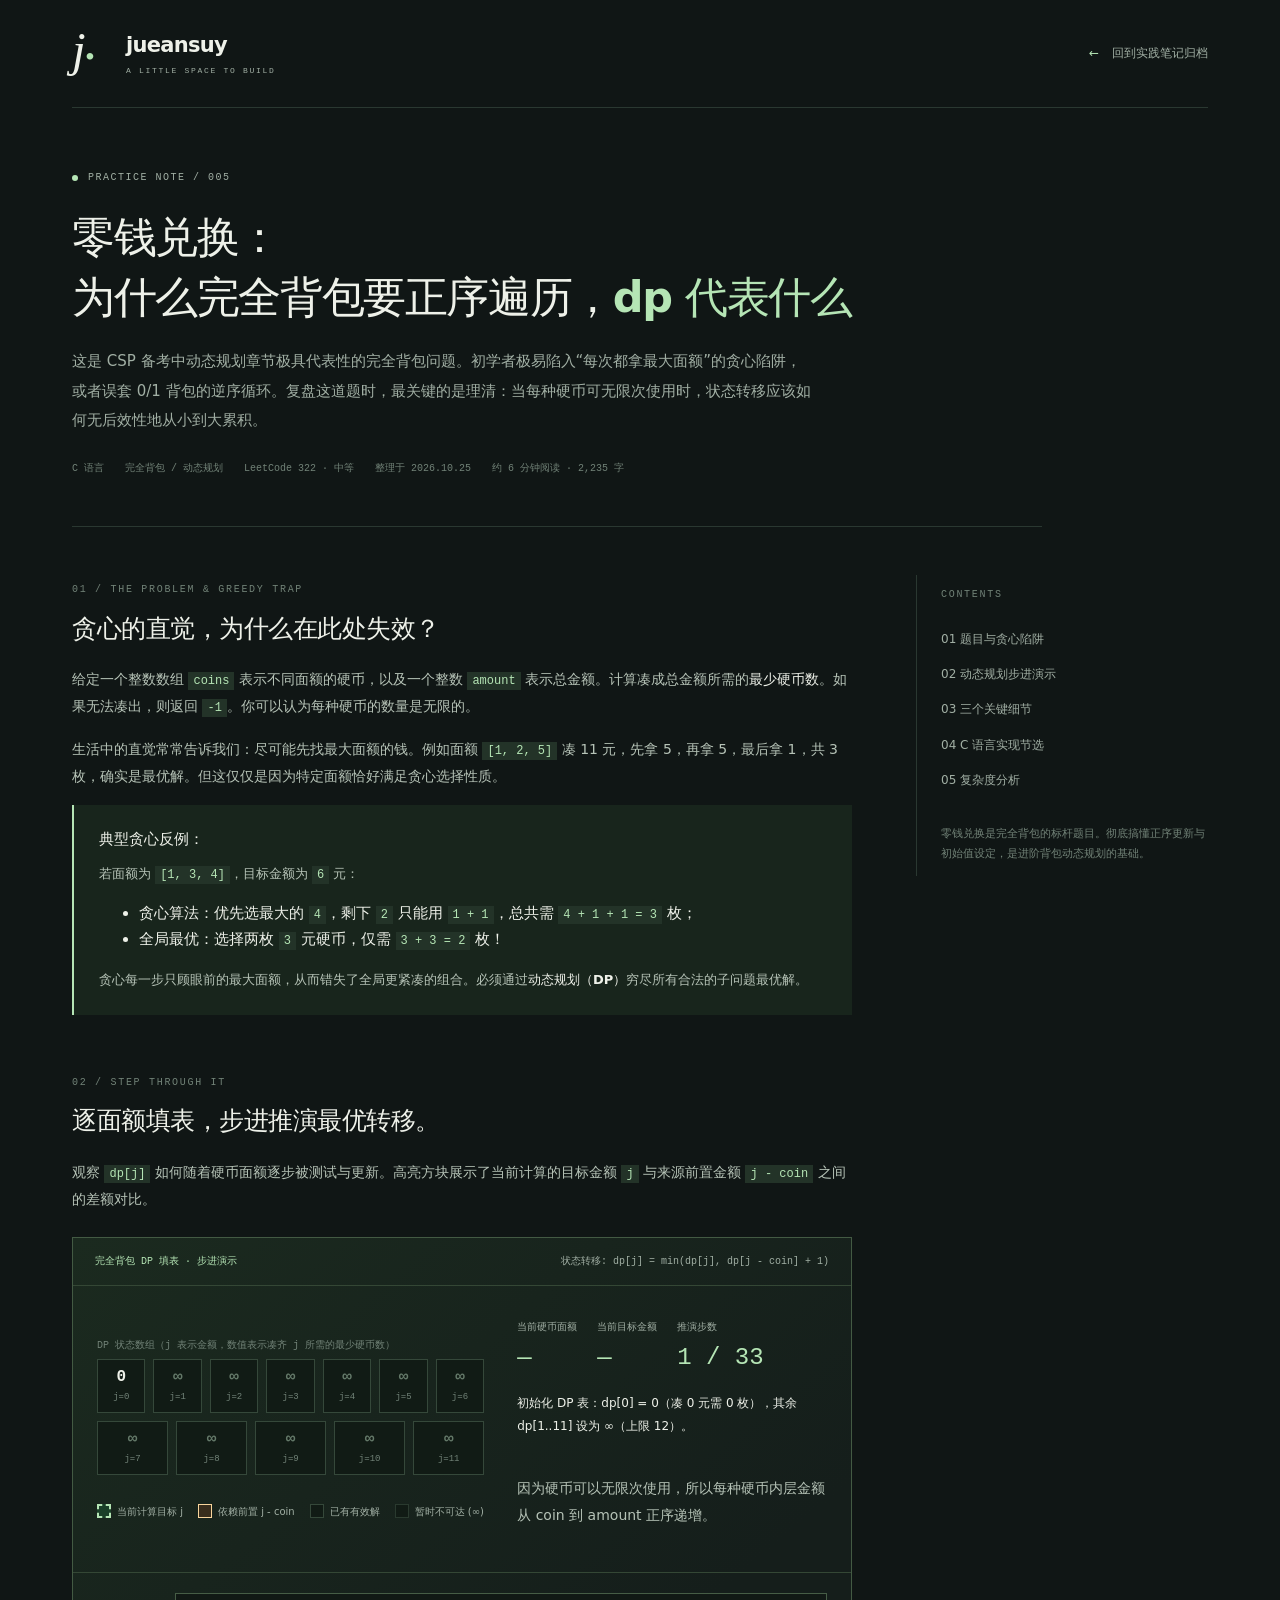
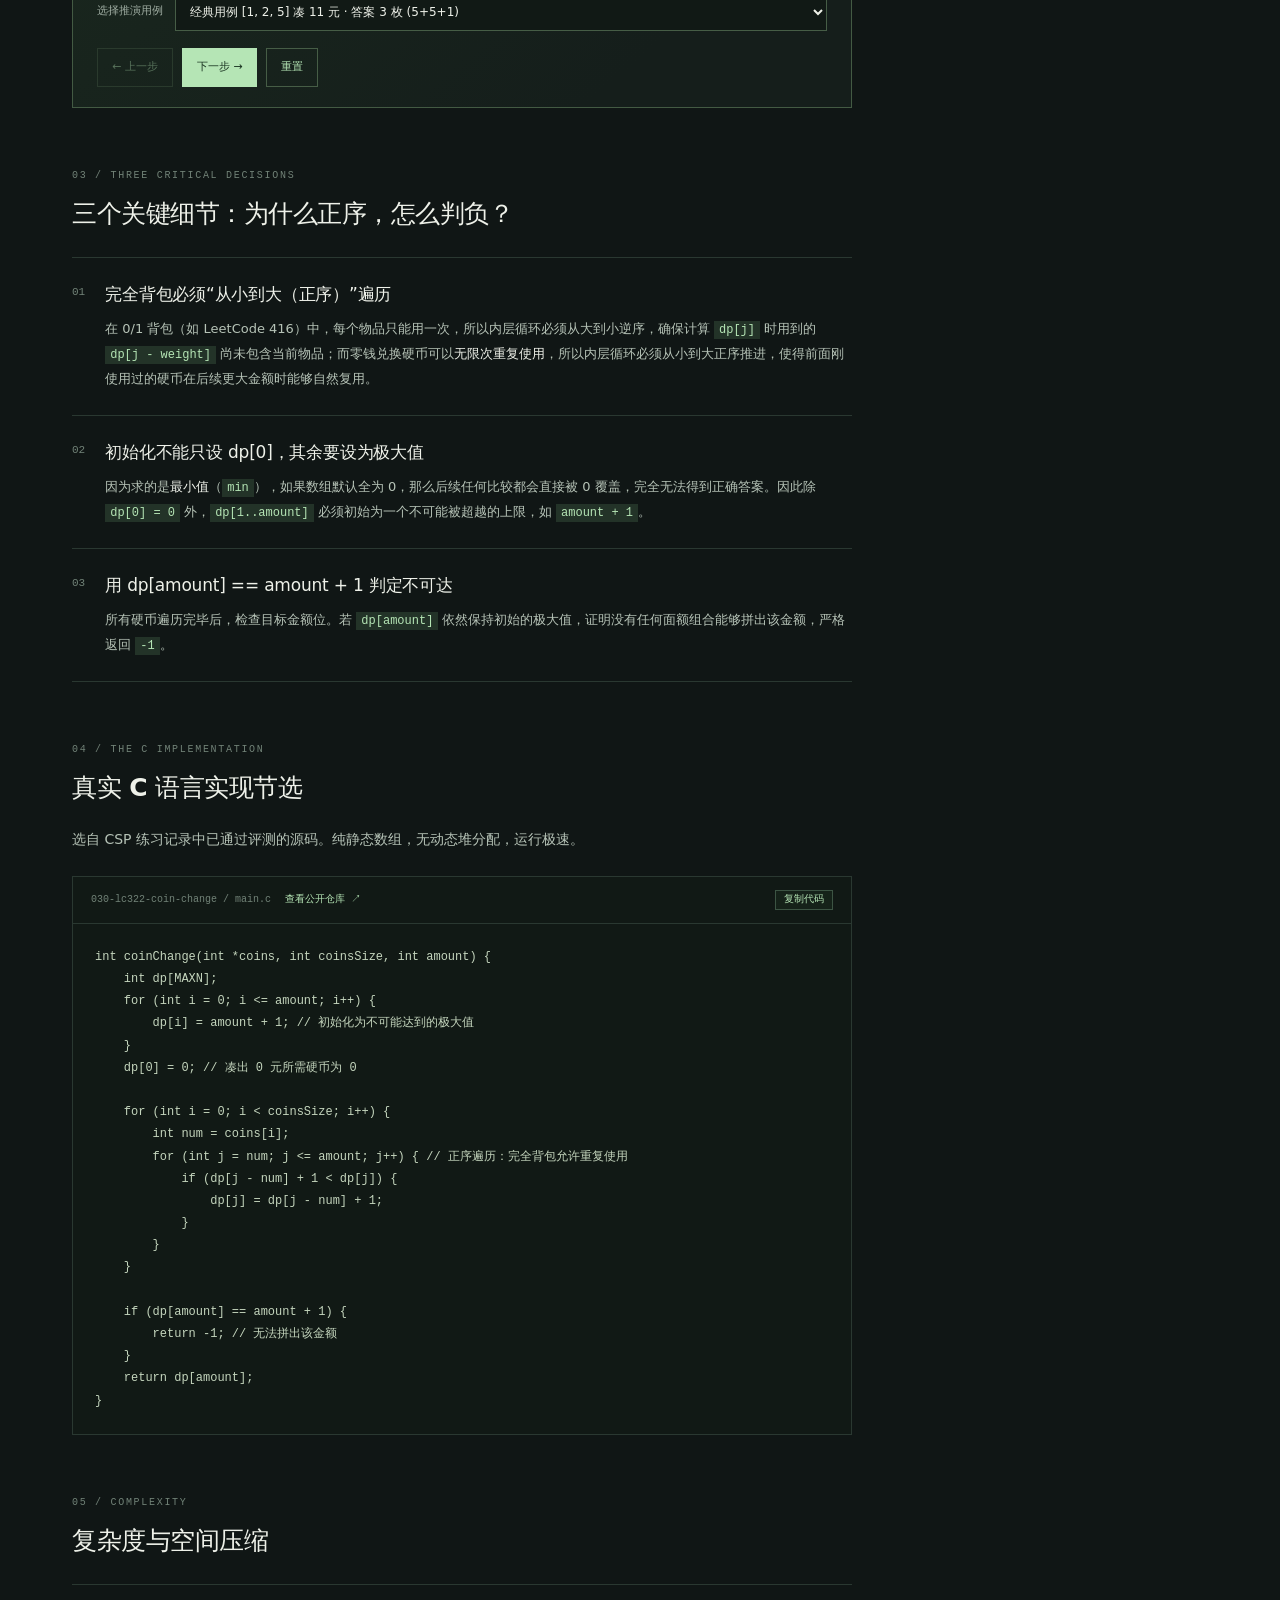
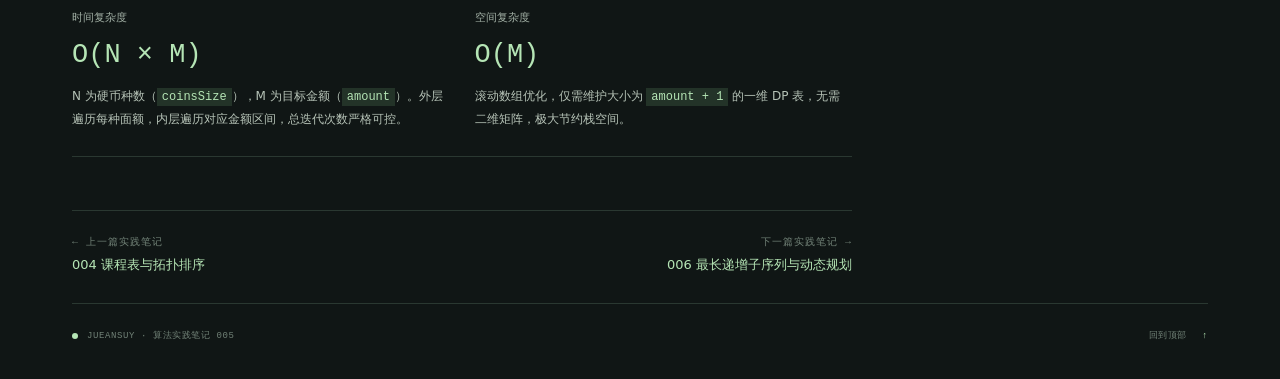
<file: notes/coin-change.html>
<!doctype html>
<html lang="zh-CN">
<head>
  <meta charset="UTF-8">
  <meta name="viewport" content="width=device-width, initial-scale=1">
  <meta name="description" content="复盘 LeetCode 322 零钱兑换：完全背包动态规划解法，为什么贪心会失效，正序与逆序遍历的关键区别，以及初始化极大值的陷阱。附交互步进演示与 C 语言实现节选。">
  <meta name="theme-color" content="#101615">
  <title>零钱兑换：为什么完全背包要正序遍历，dp 代表什么 · Jueansuy</title>
  <link rel="icon" type="image/svg+xml" href="../favicon.svg">
  <link rel="stylesheet" href="../style.css">
  <meta property="og:type" content="article">
  <meta property="og:title" content="零钱兑换：为什么完全背包要正序遍历，dp 代表什么 · Jueansuy">
  <meta property="og:description" content="复盘 LeetCode 322 零钱兑换：完全背包动态规划解法，为什么贪心会失效，正序与逆序遍历的关键区别，以及初始化极大值的陷阱。附交互步进演示与 C 语言实现节选。">
  <meta property="og:url" content="https://www.jueansuy.cn/notes/coin-change.html">
  <meta name="twitter:card" content="summary">
  <script type="module" src="../note-common.mjs"></script>
  <script type="module" src="../coin-demo.mjs"></script>
</head>
<body class="article-page">
  <a class="skip-link" href="#article-content">跳到笔记正文</a>
  <div class="site-shell">
    <header class="article-masthead">
      <a class="brand" href="../index.html" aria-label="Jueansuy 首页"><span class="brand-symbol">j<span>•</span></span><span>jueansuy<span class="brand-caption">A LITTLE SPACE TO BUILD</span></span></a>
      <a class="article-back" href="./index.html"><span aria-hidden="true">←</span> 回到实践笔记归档</a>
    </header>

    <main id="article-top">
      <header class="article-intro">
        <div class="eyebrow"><span class="status-dot"></span> PRACTICE NOTE / 005</div>
        <h1>零钱兑换：<br>为什么完全背包要正序遍历，<span class="mint">dp 代表什么</span></h1>
        <p class="article-deck">这是 CSP 备考中动态规划章节极具代表性的完全背包问题。初学者极易陷入“每次都拿最大面额”的贪心陷阱，或者误套 0/1 背包的逆序循环。复盘这道题时，最关键的是理清：当每种硬币可无限次使用时，状态转移应该如何无后效性地从小到大累积。</p>
        <div class="article-meta"><span>C 语言</span><span>完全背包 / 动态规划</span><span>LeetCode 322 · 中等</span><span>整理于 <time datetime="2026-10-25">2026.10.25</time></span></div>
      </header>

      <div class="article-layout">
        <article id="article-content" class="article-content" aria-label="零钱兑换与动态规划复盘">
          <section class="article-section" aria-labelledby="problem-title">
            <span class="section-index">01 / THE PROBLEM & GREEDY TRAP</span>
            <h2 id="problem-title">贪心的直觉，为什么在此处失效？</h2>
            <p>给定一个整数数组 <code>coins</code> 表示不同面额的硬币，以及一个整数 <code>amount</code> 表示总金额。计算凑成总金额所需的<strong>最少硬币数</strong>。如果无法凑出，则返回 <code>-1</code>。你可以认为每种硬币的数量是无限的。</p>
            <p>生活中的直觉常常告诉我们：尽可能先找最大面额的钱。例如面额 <code>[1, 2, 5]</code> 凑 11 元，先拿 5，再拿 5，最后拿 1，共 3 枚，确实是最优解。但这仅仅是因为特定面额恰好满足贪心选择性质。</p>
            <div class="article-insight">
              <strong>典型贪心反例：</strong>
              <p>若面额为 <code>[1, 3, 4]</code>，目标金额为 <code>6</code> 元：</p>
              <ul>
                <li><strong>贪心算法</strong>：优先选最大的 <code>4</code>，剩下 <code>2</code> 只能用 <code>1 + 1</code>，总共需 <code>4 + 1 + 1 = 3</code> 枚；</li>
                <li><strong>全局最优</strong>：选择两枚 <code>3</code> 元硬币，仅需 <code>3 + 3 = 2</code> 枚！</li>
              </ul>
              <p>贪心每一步只顾眼前的最大面额，从而错失了全局更紧凑的组合。必须通过<strong>动态规划（DP）</strong>穷尽所有合法的子问题最优解。</p>
            </div>
          </section>

          <section id="coin-demo" class="article-section" aria-labelledby="demo-title">
            <span class="section-index">02 / STEP THROUGH IT</span>
            <h2 id="demo-title">逐面额填表，步进推演最优转移。</h2>
            <p>观察 <code>dp[j]</code> 如何随着硬币面额逐步被测试与更新。高亮方块展示了当前计算的目标金额 <code>j</code> 与来源前置金额 <code>j - coin</code> 之间的差额对比。</p>
            <div class="coin-demo-panel">
              <div class="coin-demo-heading">
                <span>完全背包 DP 填表 · 步进演示</span>
                <span>状态转移: dp[j] = min(dp[j], dp[j - coin] + 1)</span>
              </div>
              <div class="coin-stage">
                <div class="coin-visuals">
                  <div class="coin-row">
                    <span class="coin-row-label">DP 状态数组（j 表示金额，数值表示凑齐 j 所需的最少硬币数）</span>
                    <div id="coin-grid" class="coin-grid" role="group" aria-label="DP 数组单元格"></div>
                  </div>
                  <ul class="coin-legend" aria-label="图例">
                    <li><span class="legend-swatch swatch-active"></span> 当前计算目标 j</li>
                    <li><span class="legend-swatch swatch-source"></span> 依赖前置 j - coin</li>
                    <li><span class="legend-swatch swatch-valid"></span> 已有有效解</li>
                    <li><span class="legend-swatch swatch-inf"></span> 暂时不可达 (∞)</li>
                  </ul>
                </div>
                <div class="coin-readout">
                  <div class="coin-metrics">
                    <div><span>当前硬币面额</span><p><strong id="coin-current">—</strong></p></div>
                    <div><span>当前目标金额</span><p><strong id="coin-target">—</strong></p></div>
                    <div><span>推演步数</span><p><strong id="coin-step">1 / 1</strong></p></div>
                  </div>
                  <p id="coin-status" role="status" aria-live="polite" aria-atomic="true">初始化状态：dp[0]=0，其余设为 ∞。</p>
                  <p class="coin-reading-hint">因为硬币可以无限次使用，所以每种硬币内层金额从 coin 到 amount 正序递增。</p>
                </div>
              </div>
              <div id="coin-controls" class="coin-controls" hidden>
                <div class="coin-scenario-field">
                  <label for="coin-scenario">选择推演用例</label>
                  <select id="coin-scenario">
                    <option value="standard">经典用例 [1, 2, 5] 凑 11 元 · 答案 3 枚 (5+5+1)</option>
                    <option value="greedy_trap">贪心反例 [1, 3, 4] 凑 6 元 · 验证 DP 得出 3+3=2 枚</option>
                    <option value="unreachable">奇数不可达 [2] 凑 3 元 · 无法凑出返回 -1</option>
                    <option value="larger_first">大面额组合 [2, 5, 10] 凑 14 元 · 答案 4 枚 (10+2+2)</option>
                    <option value="zero_amount">边界 0 元 · 无需硬币直接返回 0</option>
                  </select>
                </div>
                <div class="coin-step-buttons">
                  <button id="coin-prev" type="button">← 上一步</button>
                  <button id="coin-next" type="button">下一步 →</button>
                  <button id="coin-reset" type="button">重置</button>
                </div>
              </div>
              <noscript><p class="coin-noscript">步进演示需要 JavaScript。下方保留了完整推导过程与 C 语言核心实现。</p></noscript>
            </div>
          </section>

          <section id="coin-decisions" class="article-section" aria-labelledby="decisions-title">
            <span class="section-index">03 / THREE CRITICAL DECISIONS</span>
            <h2 id="decisions-title">三个关键细节：为什么正序，怎么判负？</h2>
            <ol class="article-steps">
              <li><span class="article-step-number">01</span><div><h3>完全背包必须“从小到大（正序）”遍历</h3><p>在 0/1 背包（如 LeetCode 416）中，每个物品只能用一次，所以内层循环必须从大到小逆序，确保计算 <code>dp[j]</code> 时用到的 <code>dp[j - weight]</code> 尚未包含当前物品；而零钱兑换硬币可以<strong>无限次重复使用</strong>，所以内层循环必须从小到大正序推进，使得前面刚使用过的硬币在后续更大金额时能够自然复用。</p></div></li>
              <li><span class="article-step-number">02</span><div><h3>初始化不能只设 dp[0]，其余要设为极大值</h3><p>因为求的是<strong>最小值</strong>（<code>min</code>），如果数组默认全为 0，那么后续任何比较都会直接被 0 覆盖，完全无法得到正确答案。因此除 <code>dp[0] = 0</code> 外，<code>dp[1..amount]</code> 必须初始为一个不可能被超越的上限，如 <code>amount + 1</code>。</p></div></li>
              <li><span class="article-step-number">03</span><div><h3>用 dp[amount] == amount + 1 判定不可达</h3><p>所有硬币遍历完毕后，检查目标金额位。若 <code>dp[amount]</code> 依然保持初始的极大值，证明没有任何面额组合能够拼出该金额，严格返回 <code>-1</code>。</p></div></li>
            </ol>
          </section>

          <section class="article-section" aria-labelledby="code-title">
            <span class="section-index">04 / THE C IMPLEMENTATION</span>
            <h2 id="code-title">真实 C 语言实现节选</h2>
            <p>选自 CSP 练习记录中已通过评测的源码。纯静态数组，无动态堆分配，运行极速。</p>
            <div class="article-code-panel">
              <div class="article-code-caption">
                <span>030-lc322-coin-change / main.c</span>
                <a href="https://github.com/JUEANSUY/csp" target="_blank" rel="noopener noreferrer">查看公开仓库 ↗</a>
              </div>
              <pre><code>int coinChange(int *coins, int coinsSize, int amount) {
    int dp[MAXN];
    for (int i = 0; i <= amount; i++) {
        dp[i] = amount + 1; // 初始化为不可能达到的极大值
    }
    dp[0] = 0; // 凑出 0 元所需硬币为 0

    for (int i = 0; i < coinsSize; i++) {
        int num = coins[i];
        for (int j = num; j <= amount; j++) { // 正序遍历：完全背包允许重复使用
            if (dp[j - num] + 1 < dp[j]) {
                dp[j] = dp[j - num] + 1;
            }
        }
    }

    if (dp[amount] == amount + 1) {
        return -1; // 无法拼出该金额
    }
    return dp[amount];
}</code></pre>
            </div>
          </section>

          <section class="article-section" aria-labelledby="complexity-title">
            <span class="section-index">05 / COMPLEXITY</span>
            <h2 id="complexity-title">复杂度与空间压缩</h2>
            <div class="article-complexity">
              <div>
                <span>时间复杂度</span>
                <strong>O(N × M)</strong>
                <p>N 为硬币种数（<code>coinsSize</code>），M 为目标金额（<code>amount</code>）。外层遍历每种面额，内层遍历对应金额区间，总迭代次数严格可控。</p>
              </div>
              <div>
                <span>空间复杂度</span>
                <strong>O(M)</strong>
                <p>滚动数组优化，仅需维护大小为 <code>amount + 1</code> 的一维 DP 表，无需二维矩阵，极大节约栈空间。</p>
              </div>
            </div>
          </section>

          <nav class="article-nav" aria-label="实践笔记导航">
            <a class="nav-prev" href="./course-schedule.html"><span class="nav-dir">← 上一篇实践笔记</span><span>004 课程表与拓扑排序</span></a>
            <a class="nav-next" href="./longest-increasing-subsequence.html"><span class="nav-dir">下一篇实践笔记 →</span><span>006 最长递增子序列与动态规划</span></a>
          </nav>
        </article>

        <aside class="article-toc" aria-label="本篇目录">
          <span class="section-index">CONTENTS</span>
          <nav>
            <a href="#problem-title">01 题目与贪心陷阱</a>
            <a href="#demo-title">02 动态规划步进演示</a>
            <a href="#decisions-title">03 三个关键细节</a>
            <a href="#code-title">04 C 语言实现节选</a>
            <a href="#complexity-title">05 复杂度分析</a>
          </nav>
          <p>零钱兑换是完全背包的标杆题目。彻底搞懂正序更新与初始值设定，是进阶背包动态规划的基础。</p>
        </aside>
      </div>
    </main>

    <footer class="site-footer">
      <span><span class="status-dot"></span> JUEANSUY · 算法实践笔记 005</span>
      <a href="#article-top">回到顶部 <span>↑</span></a>
    </footer>
  </div>
</body>
</html>
</file>
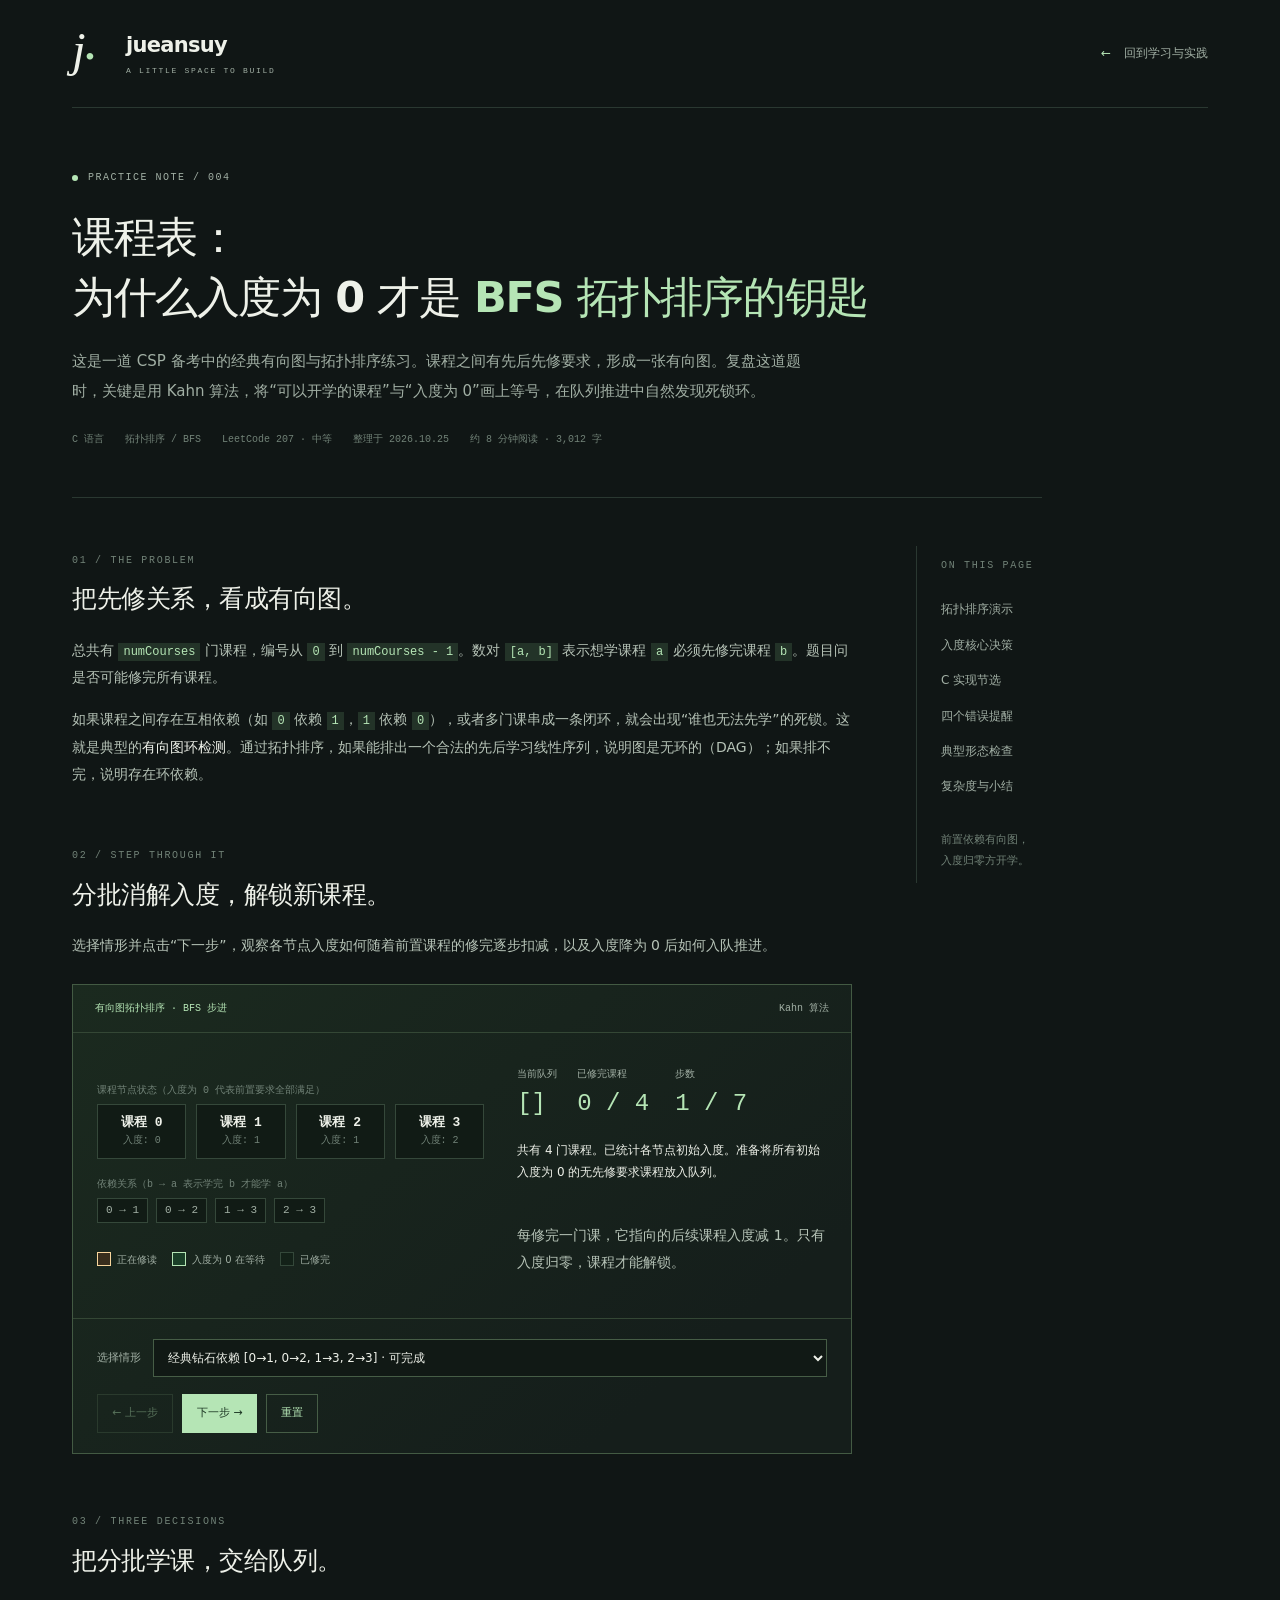
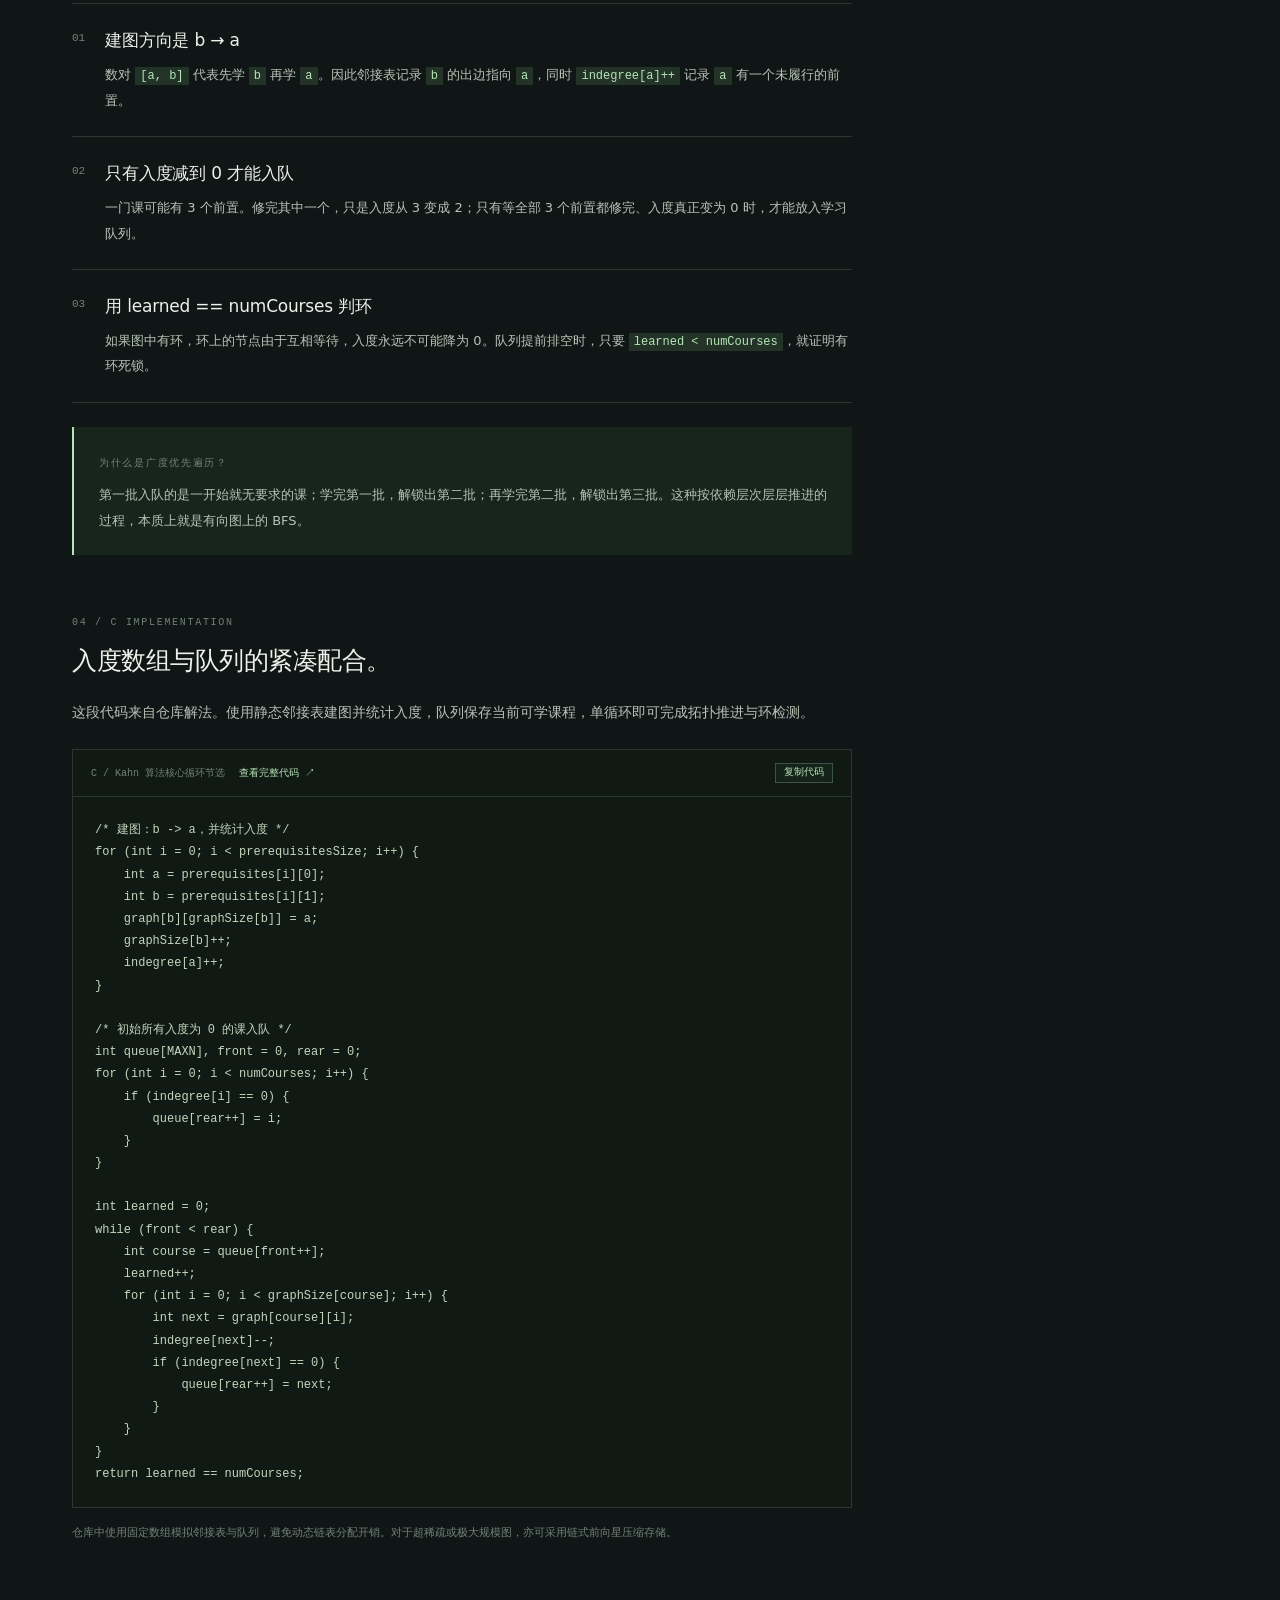
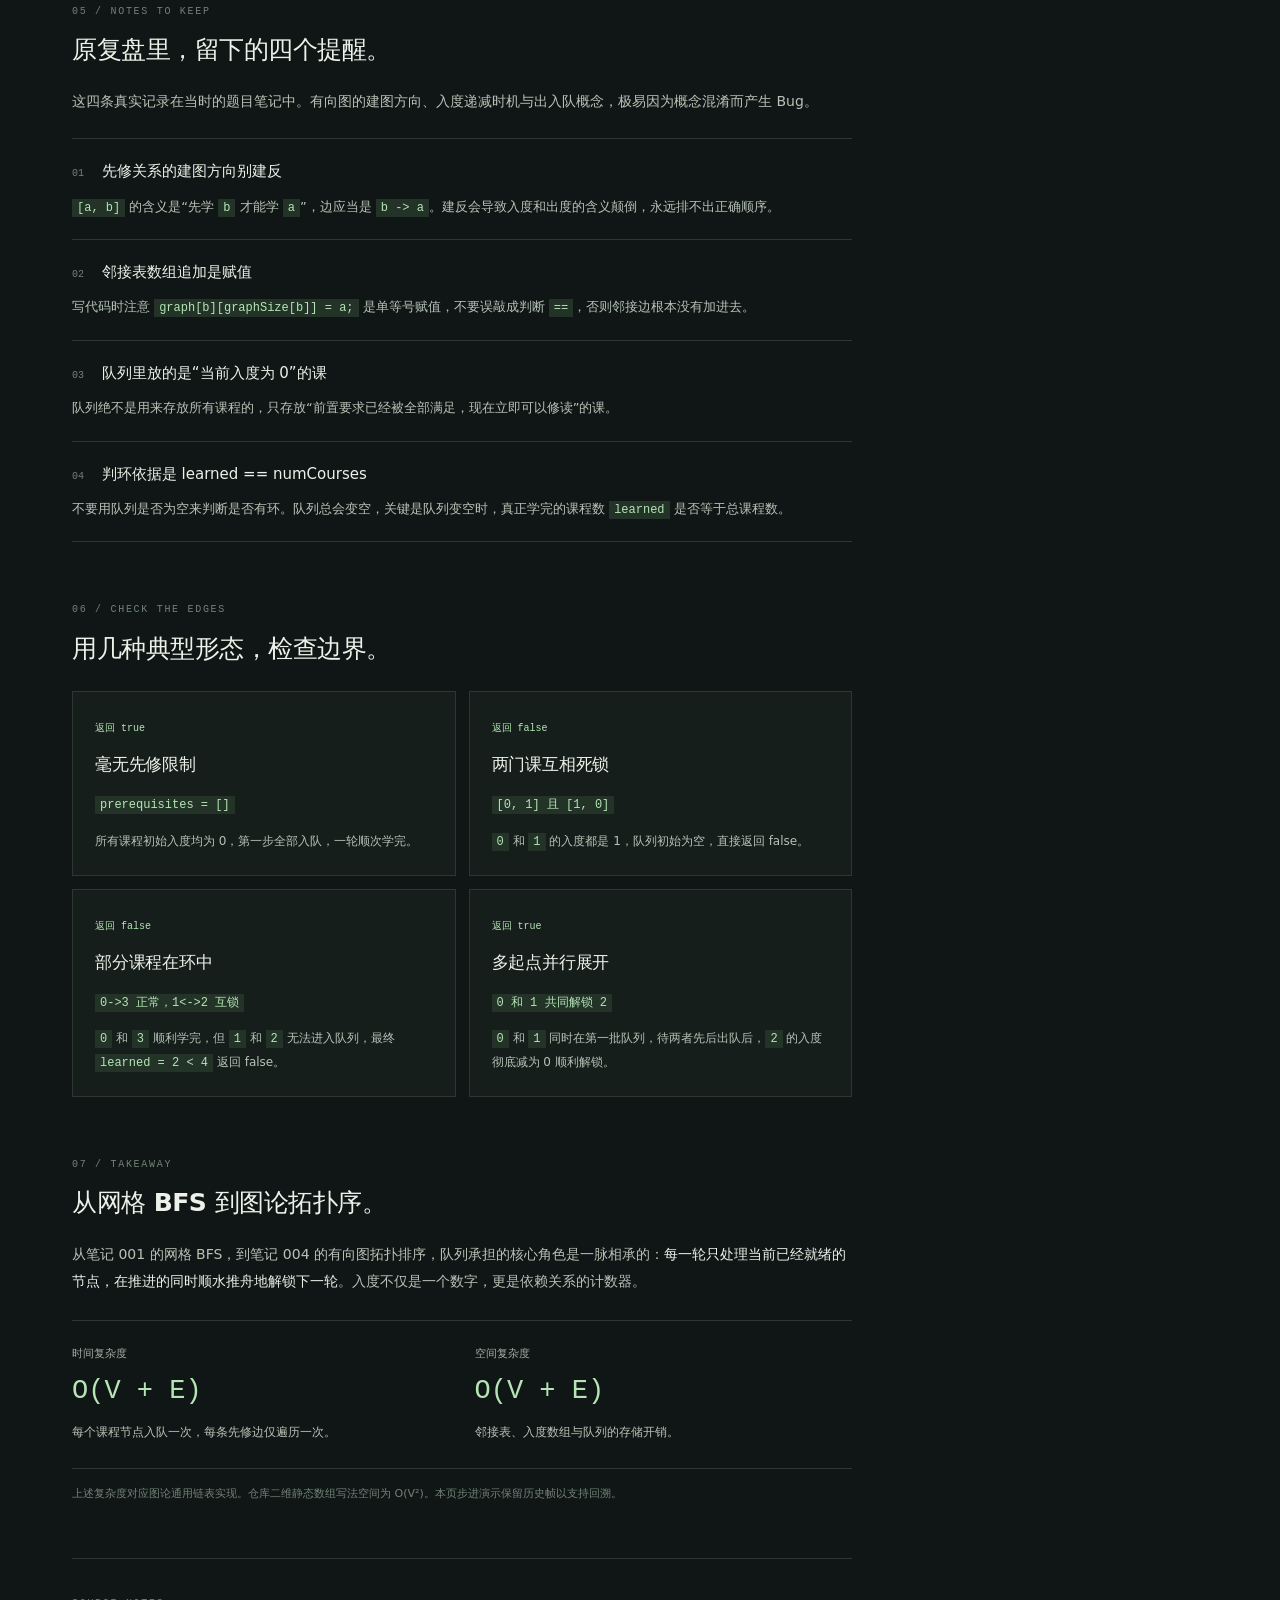
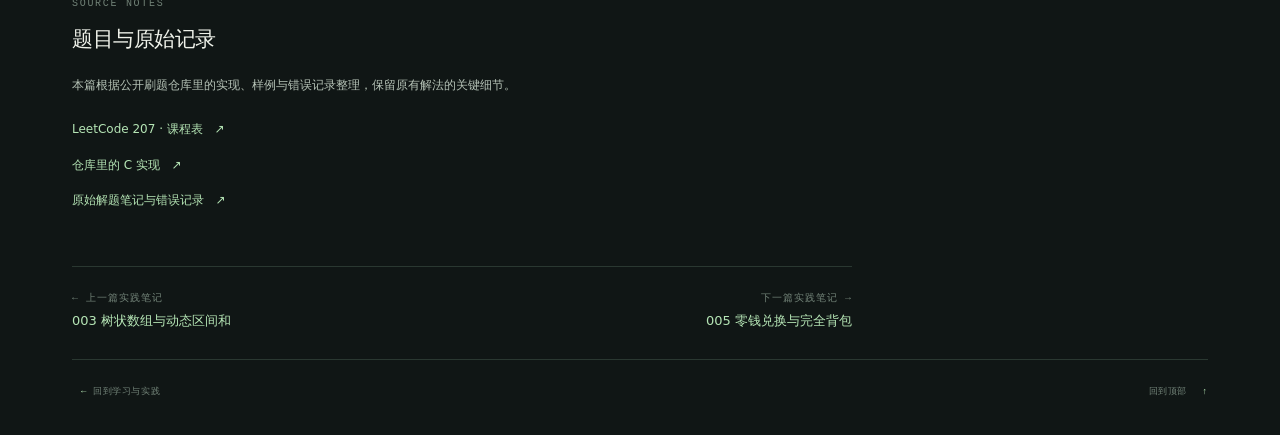
<file: notes/course-schedule.html>
<!doctype html>
<html lang="zh-CN">
<head>
  <meta charset="UTF-8">
  <meta name="viewport" content="width=device-width, initial-scale=1">
  <meta name="description" content="复盘 LeetCode 207 课程表：有向图拓扑排序与 Kahn 算法，为什么入度为 0 代表前置满足，如何顺带检测死锁环。附步进演示与 C 实现节选。">
  <meta name="theme-color" content="#101615">
  <title>课程表：为什么入度为 0 才是 BFS 拓扑排序的钥匙 · Jueansuy</title>
  <link rel="icon" type="image/svg+xml" href="../favicon.svg">
  <link rel="stylesheet" href="../style.css">
  <meta property="og:type" content="article">
  <meta property="og:title" content="课程表：为什么入度为 0 才是 BFS 拓扑排序的钥匙 · Jueansuy">
  <meta property="og:description" content="复盘 LeetCode 207 课程表：有向图拓扑排序与 Kahn 算法，为什么入度为 0 代表前置满足，如何顺带检测死锁环。附步进演示与 C 实现节选。">
  <meta property="og:url" content="https://www.jueansuy.cn/notes/course-schedule.html">
  <meta name="twitter:card" content="summary">
  <script type="module" src="../note-common.mjs"></script>
  <script type="module" src="../course-demo.mjs"></script>
</head>
<body class="article-page">
  <a class="skip-link" href="#article-content">跳到笔记正文</a>
  <div class="site-shell">
    <header class="article-masthead">
      <a class="brand" href="../index.html" aria-label="Jueansuy 首页"><span class="brand-symbol">j<span>•</span></span><span>jueansuy<span class="brand-caption">A LITTLE SPACE TO BUILD</span></span></a>
      <a class="article-back" href="../index.html#practice"><span aria-hidden="true">←</span> 回到学习与实践</a>
    </header>

    <main id="article-top">
      <header class="article-intro">
        <div class="eyebrow"><span class="status-dot"></span> PRACTICE NOTE / 004</div>
        <h1>课程表：<br>为什么入度为 0 才是 <span class="mint">BFS 拓扑排序的钥匙</span></h1>
        <p class="article-deck">这是一道 CSP 备考中的经典有向图与拓扑排序练习。课程之间有先后先修要求，形成一张有向图。复盘这道题时，关键是用 Kahn 算法，将“可以开学的课程”与“入度为 0”画上等号，在队列推进中自然发现死锁环。</p>
        <div class="article-meta"><span>C 语言</span><span>拓扑排序 / BFS</span><span>LeetCode 207 · 中等</span><span>整理于 <time datetime="2026-10-25">2026.10.25</time></span></div>
      </header>

      <div class="article-layout">
        <article id="article-content" class="article-content" aria-label="课程表与拓扑排序刷题复盘">
          <section class="article-section" aria-labelledby="problem-title">
            <span class="section-index">01 / THE PROBLEM</span>
            <h2 id="problem-title">把先修关系，看成有向图。</h2>
            <p>总共有 <code>numCourses</code> 门课程，编号从 <code>0</code> 到 <code>numCourses - 1</code>。数对 <code>[a, b]</code> 表示想学课程 <code>a</code> 必须先修完课程 <code>b</code>。题目问是否可能修完所有课程。</p>
            <p>如果课程之间存在互相依赖（如 <code>0</code> 依赖 <code>1</code>，<code>1</code> 依赖 <code>0</code>），或者多门课串成一条闭环，就会出现“谁也无法先学”的死锁。这就是典型的<strong>有向图环检测</strong>。通过拓扑排序，如果能排出一个合法的先后学习线性序列，说明图是无环的（DAG）；如果排不完，说明存在环依赖。</p>
          </section>

          <section id="course-demo" class="article-section" aria-labelledby="demo-title">
            <span class="section-index">02 / STEP THROUGH IT</span>
            <h2 id="demo-title">分批消解入度，解锁新课程。</h2>
            <p>选择情形并点击“下一步”，观察各节点入度如何随着前置课程的修完逐步扣减，以及入度降为 0 后如何入队推进。</p>
            <div class="course-demo-panel">
              <div class="course-demo-heading">
                <span>有向图拓扑排序 · BFS 步进</span>
                <span>Kahn 算法</span>
              </div>
              <div class="course-stage">
                <div class="course-visuals">
                  <div class="course-row">
                    <span class="course-row-label">课程节点状态（入度为 0 代表前置要求全部满足）</span>
                    <div id="course-nodes" class="course-grid" role="group" aria-label="课程节点"></div>
                  </div>
                  <div class="course-row">
                    <span class="course-row-label">依赖关系（b → a 表示学完 b 才能学 a）</span>
                    <div id="course-edges" class="course-edges" role="group" aria-label="依赖边"></div>
                  </div>
                  <ul class="course-legend" aria-label="图例">
                    <li><span class="legend-swatch swatch-current"></span> 正在修读</li>
                    <li><span class="legend-swatch swatch-queue"></span> 入度为 0 在等待</li>
                    <li><span class="legend-swatch swatch-learned"></span> 已修完</li>
                  </ul>
                </div>
                <div class="course-readout">
                  <div class="course-metrics">
                    <div><span>当前队列</span><p><strong id="course-queue">[]</strong></p></div>
                    <div><span>已修完课程</span><p><strong id="course-learned">0 / 0</strong></p></div>
                    <div><span>步数</span><p><strong id="course-step">1 / 1</strong></p></div>
                  </div>
                  <p id="course-status" role="status" aria-live="polite" aria-atomic="true">初始状态：准备将初始入度为 0 的课程加入队列。</p>
                  <p class="course-reading-hint">每修完一门课，它指向的后续课程入度减 1。只有入度归零，课程才能解锁。</p>
                </div>
              </div>
              <div id="course-controls" class="course-controls" hidden>
                <div class="course-scenario-field">
                  <label for="course-scenario">选择情形</label>
                  <select id="course-scenario">
                    <option value="diamond">经典钻石依赖 [0→1, 0→2, 1→3, 2→3] · 可完成</option>
                    <option value="cycle">三节点闭环死锁 [0→1, 1→2, 2→0] · 无法完成</option>
                    <option value="partial_cycle">局部环死锁 [0→3, 1→2, 2→1] · 仅完成部分</option>
                    <option value="linear">单线串联 [0→1→2] · 可完成</option>
                    <option value="independent">互无依赖 · 全部可完成</option>
                  </select>
                </div>
                <div class="course-step-buttons">
                  <button id="course-prev" type="button">← 上一步</button>
                  <button id="course-next" type="button">下一步 →</button>
                  <button id="course-reset" type="button">重置</button>
                </div>
              </div>
              <noscript><p class="course-noscript">步进演示需要 JavaScript。上面保留的是算法步骤；继续阅读可以看到完整拓扑排序逻辑与实现细节。</p></noscript>
            </div>
          </section>

          <section id="course-decisions" class="article-section" aria-labelledby="decisions-title">
            <span class="section-index">03 / THREE DECISIONS</span>
            <h2 id="decisions-title">把分批学课，交给队列。</h2>
            <ol class="article-steps">
              <li><span class="article-step-number">01</span><div><h3>建图方向是 b → a</h3><p>数对 <code>[a, b]</code> 代表先学 <code>b</code> 再学 <code>a</code>。因此邻接表记录 <code>b</code> 的出边指向 <code>a</code>，同时 <code>indegree[a]++</code> 记录 <code>a</code> 有一个未履行的前置。</p></div></li>
              <li><span class="article-step-number">02</span><div><h3>只有入度减到 0 才能入队</h3><p>一门课可能有 3 个前置。修完其中一个，只是入度从 3 变成 2；只有等全部 3 个前置都修完、入度真正变为 0 时，才能放入学习队列。</p></div></li>
              <li><span class="article-step-number">03</span><div><h3>用 learned == numCourses 判环</h3><p>如果图中有环，环上的节点由于互相等待，入度永远不可能降为 0。队列提前排空时，只要 <code>learned &lt; numCourses</code>，就证明有环死锁。</p></div></li>
            </ol>
            <div class="article-insight"><span class="section-index">为什么是广度优先遍历？</span><p>第一批入队的是一开始就无要求的课；学完第一批，解锁出第二批；再学完第二批，解锁出第三批。这种按依赖层次层层推进的过程，本质上就是有向图上的 BFS。</p></div>
          </section>

          <section id="c-implementation" class="article-section" aria-labelledby="code-title">
            <span class="section-index">04 / C IMPLEMENTATION</span>
            <h2 id="code-title">入度数组与队列的紧凑配合。</h2>
            <p>这段代码来自仓库解法。使用静态邻接表建图并统计入度，队列保存当前可学课程，单循环即可完成拓扑推进与环检测。</p>
            <div class="article-code-panel"><div class="article-code-caption"><span>C / Kahn 算法核心循环节选</span><a href="https://github.com/JUEANSUY/csp/blob/daf504f7d8f0d432f537b4e61acef9cc41ea5cfc/csp-practice/problems/026-lc207-course-schedule/main.c" target="_blank" rel="noopener noreferrer">查看完整代码 ↗</a></div><pre tabindex="0" aria-label="C 语言拓扑排序核心实现，可水平滚动"><code>/* 建图：b -&gt; a，并统计入度 */
for (int i = 0; i &lt; prerequisitesSize; i++) {
    int a = prerequisites[i][0];
    int b = prerequisites[i][1];
    graph[b][graphSize[b]] = a;
    graphSize[b]++;
    indegree[a]++;
}

/* 初始所有入度为 0 的课入队 */
int queue[MAXN], front = 0, rear = 0;
for (int i = 0; i &lt; numCourses; i++) {
    if (indegree[i] == 0) {
        queue[rear++] = i;
    }
}

int learned = 0;
while (front &lt; rear) {
    int course = queue[front++];
    learned++;
    for (int i = 0; i &lt; graphSize[course]; i++) {
        int next = graph[course][i];
        indegree[next]--;
        if (indegree[next] == 0) {
            queue[rear++] = next;
        }
    }
}
return learned == numCourses;</code></pre></div>
            <p class="article-small">仓库中使用固定数组模拟邻接表与队列，避免动态链表分配开销。对于超稀疏或极大规模图，亦可采用链式前向星压缩存储。</p>
          </section>

          <section id="mistakes" class="article-section" aria-labelledby="mistakes-title">
            <span class="section-index">05 / NOTES TO KEEP</span>
            <h2 id="mistakes-title">原复盘里，留下的四个提醒。</h2>
            <p>这四条真实记录在当时的题目笔记中。有向图的建图方向、入度递减时机与出入队概念，极易因为概念混淆而产生 Bug。</p>
            <dl class="article-review-list">
              <div><dt><span>01</span> 先修关系的建图方向别建反</dt><dd><code>[a, b]</code> 的含义是“先学 <code>b</code> 才能学 <code>a</code>”，边应当是 <code>b -&gt; a</code>。建反会导致入度和出度的含义颠倒，永远排不出正确顺序。</dd></div>
              <div><dt><span>02</span> 邻接表数组追加是赋值</dt><dd>写代码时注意 <code>graph[b][graphSize[b]] = a;</code> 是单等号赋值，不要误敲成判断 <code>==</code>，否则邻接边根本没有加进去。</dd></div>
              <div><dt><span>03</span> 队列里放的是“当前入度为 0”的课</dt><dd>队列绝不是用来存放所有课程的，只存放“前置要求已经被全部满足，现在立即可以修读”的课。</dd></div>
              <div><dt><span>04</span> 判环依据是 learned == numCourses</dt><dd>不要用队列是否为空来判断是否有环。队列总会变空，关键是队列变空时，真正学完的课程数 <code>learned</code> 是否等于总课程数。</dd></div>
            </dl>
          </section>

          <section id="edge-cases" class="article-section" aria-labelledby="edges-title">
            <span class="section-index">06 / CHECK THE EDGES</span>
            <h2 id="edges-title">用几种典型形态，检查边界。</h2>
            <div class="article-case-grid">
              <div><span class="article-case-result">返回 true</span><h3>毫无先修限制</h3><code>prerequisites = []</code><p>所有课程初始入度均为 0，第一步全部入队，一轮顺次学完。</p></div>
              <div><span class="article-case-result">返回 false</span><h3>两门课互相死锁</h3><code>[0, 1] 且 [1, 0]</code><p><code>0</code> 和 <code>1</code> 的入度都是 1，队列初始为空，直接返回 false。</p></div>
              <div><span class="article-case-result">返回 false</span><h3>部分课程在环中</h3><code>0-&gt;3 正常，1&lt;-&gt;2 互锁</code><p><code>0</code> 和 <code>3</code> 顺利学完，但 <code>1</code> 和 <code>2</code> 无法进入队列，最终 <code>learned = 2 &lt; 4</code> 返回 false。</p></div>
              <div><span class="article-case-result">返回 true</span><h3>多起点并行展开</h3><code>0 和 1 共同解锁 2</code><p><code>0</code> 和 <code>1</code> 同时在第一批队列，待两者先后出队后，<code>2</code> 的入度彻底减为 0 顺利解锁。</p></div>
            </div>
          </section>

          <section id="complexity" class="article-section" aria-labelledby="complexity-title">
            <span class="section-index">07 / TAKEAWAY</span>
            <h2 id="complexity-title">从网格 BFS 到图论拓扑序。</h2>
            <p>从笔记 001 的网格 BFS，到笔记 004 的有向图拓扑排序，队列承担的核心角色是一脉相承的：<strong>每一轮只处理当前已经就绪的节点，在推进的同时顺水推舟地解锁下一轮</strong>。入度不仅是一个数字，更是依赖关系的计数器。</p>
            <div class="article-complexity"><div><span>时间复杂度</span><strong>O(V + E)</strong><p>每个课程节点入队一次，每条先修边仅遍历一次。</p></div><div><span>空间复杂度</span><strong>O(V + E)</strong><p>邻接表、入度数组与队列的存储开销。</p></div></div>
            <p class="article-small">上述复杂度对应图论通用链表实现。仓库二维静态数组写法空间为 O(V²)。本页步进演示保留历史帧以支持回溯。</p>
          </section>

          <section id="sources" class="article-section article-sources" aria-labelledby="sources-title">
            <span class="section-index">SOURCE NOTES</span>
            <h2 id="sources-title">题目与原始记录</h2>
            <p>本篇根据公开刷题仓库里的实现、样例与错误记录整理，保留原有解法的关键细节。</p>
            <ul><li><a href="https://leetcode.cn/problems/course-schedule/" target="_blank" rel="noopener noreferrer">LeetCode 207 · 课程表 <span aria-hidden="true">↗</span></a></li><li><a href="https://github.com/JUEANSUY/csp/blob/daf504f7d8f0d432f537b4e61acef9cc41ea5cfc/csp-practice/problems/026-lc207-course-schedule/main.c" target="_blank" rel="noopener noreferrer">仓库里的 C 实现 <span aria-hidden="true">↗</span></a></li><li><a href="https://github.com/JUEANSUY/csp/blob/daf504f7d8f0d432f537b4e61acef9cc41ea5cfc/csp-practice/problems/026-lc207-course-schedule/notes.md" target="_blank" rel="noopener noreferrer">原始解题笔记与错误记录 <span aria-hidden="true">↗</span></a></li></ul>
          </section>

          <nav class="article-nav" aria-label="实践笔记导航">
            <a class="nav-prev" href="./range-sum-mutable.html"><span class="nav-dir">← 上一篇实践笔记</span><span>003 树状数组与动态区间和</span></a>
            <a class="nav-next" href="./coin-change.html"><span class="nav-dir">下一篇实践笔记 →</span><span>005 零钱兑换与完全背包</span></a>
          </nav>
        </article>

        <aside class="article-toc" aria-label="笔记目录"><span class="section-index">ON THIS PAGE</span><nav aria-label="本文目录"><a href="#course-demo">拓扑排序演示</a><a href="#course-decisions">入度核心决策</a><a href="#c-implementation">C 实现节选</a><a href="#mistakes">四个错误提醒</a><a href="#edge-cases">典型形态检查</a><a href="#complexity">复杂度与小结</a></nav><p>前置依赖有向图，<br>入度归零方开学。</p></aside>
      </div>
    </main>
    <footer class="site-footer"><a href="../index.html#practice"><span aria-hidden="true">←</span> 回到学习与实践</a><a href="#article-top">回到顶部 <span aria-hidden="true">↑</span></a></footer>
  </div>
</body>
</html>
</file>
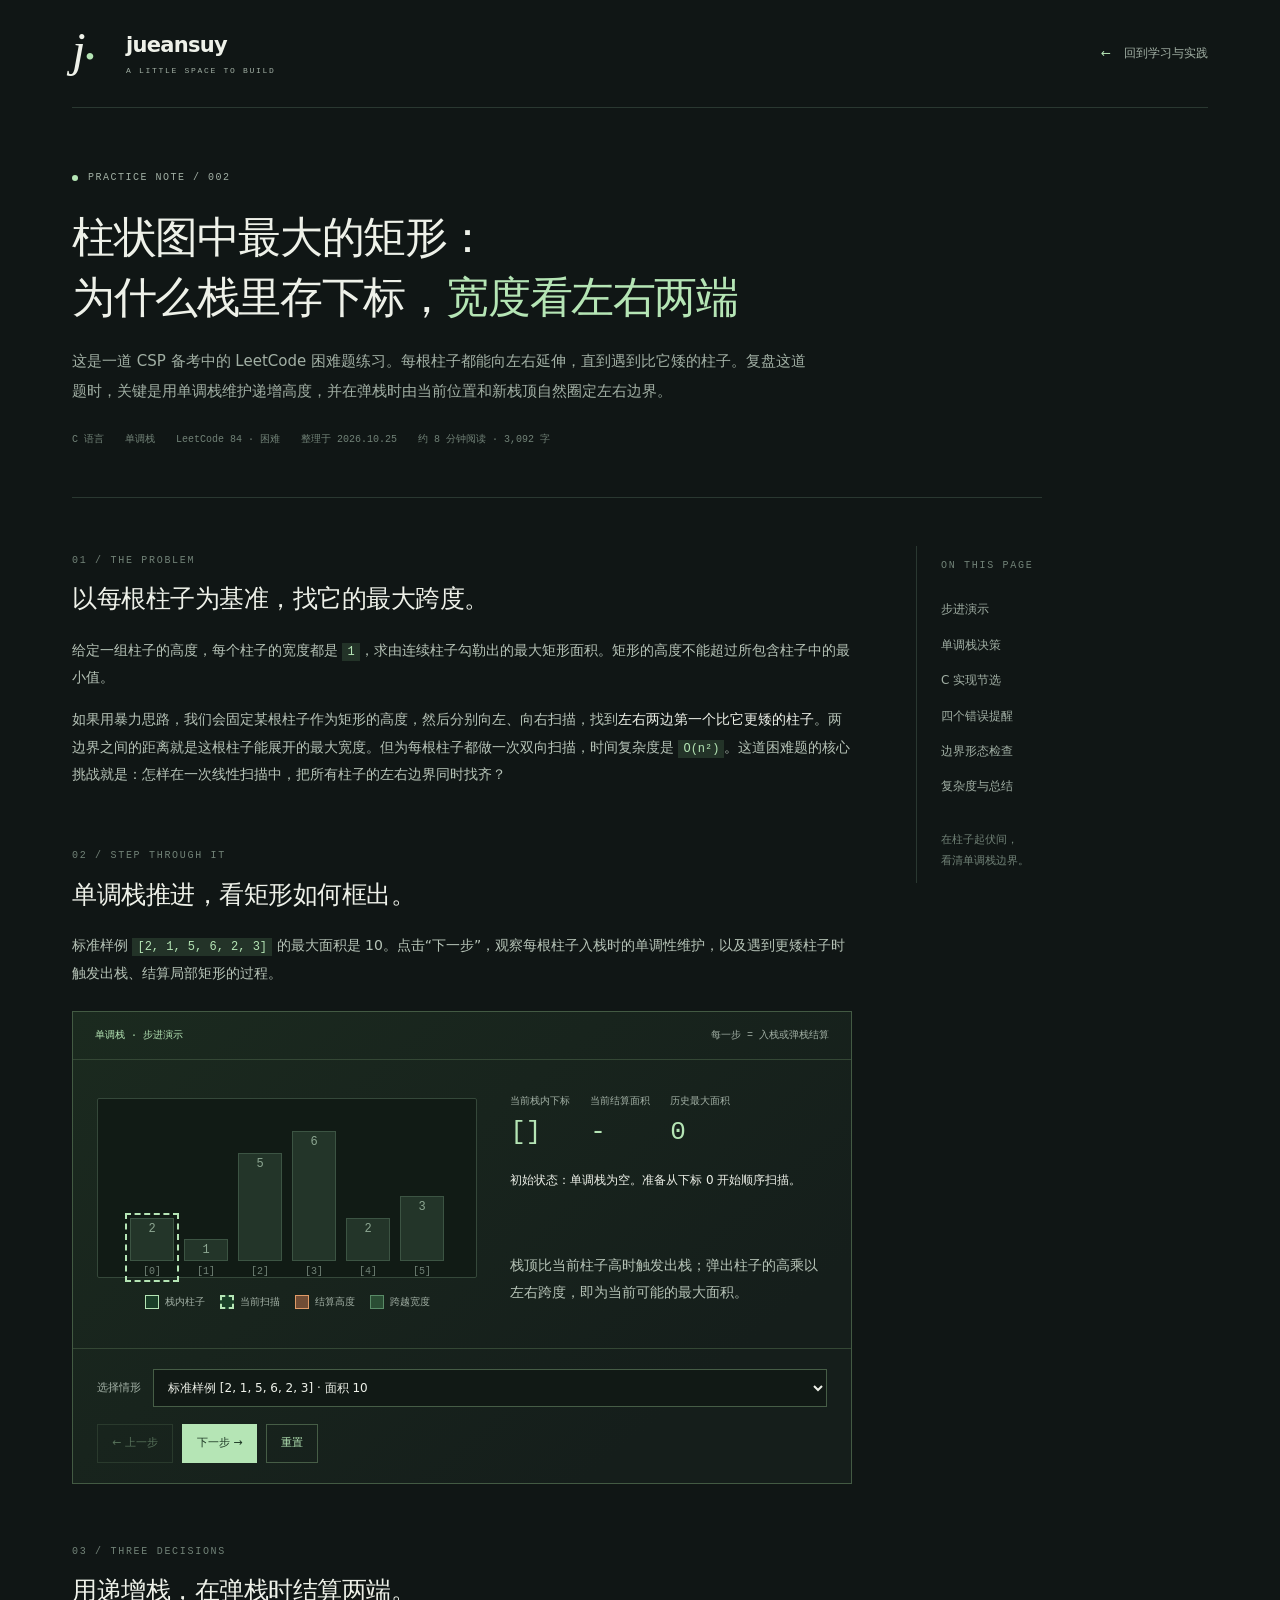
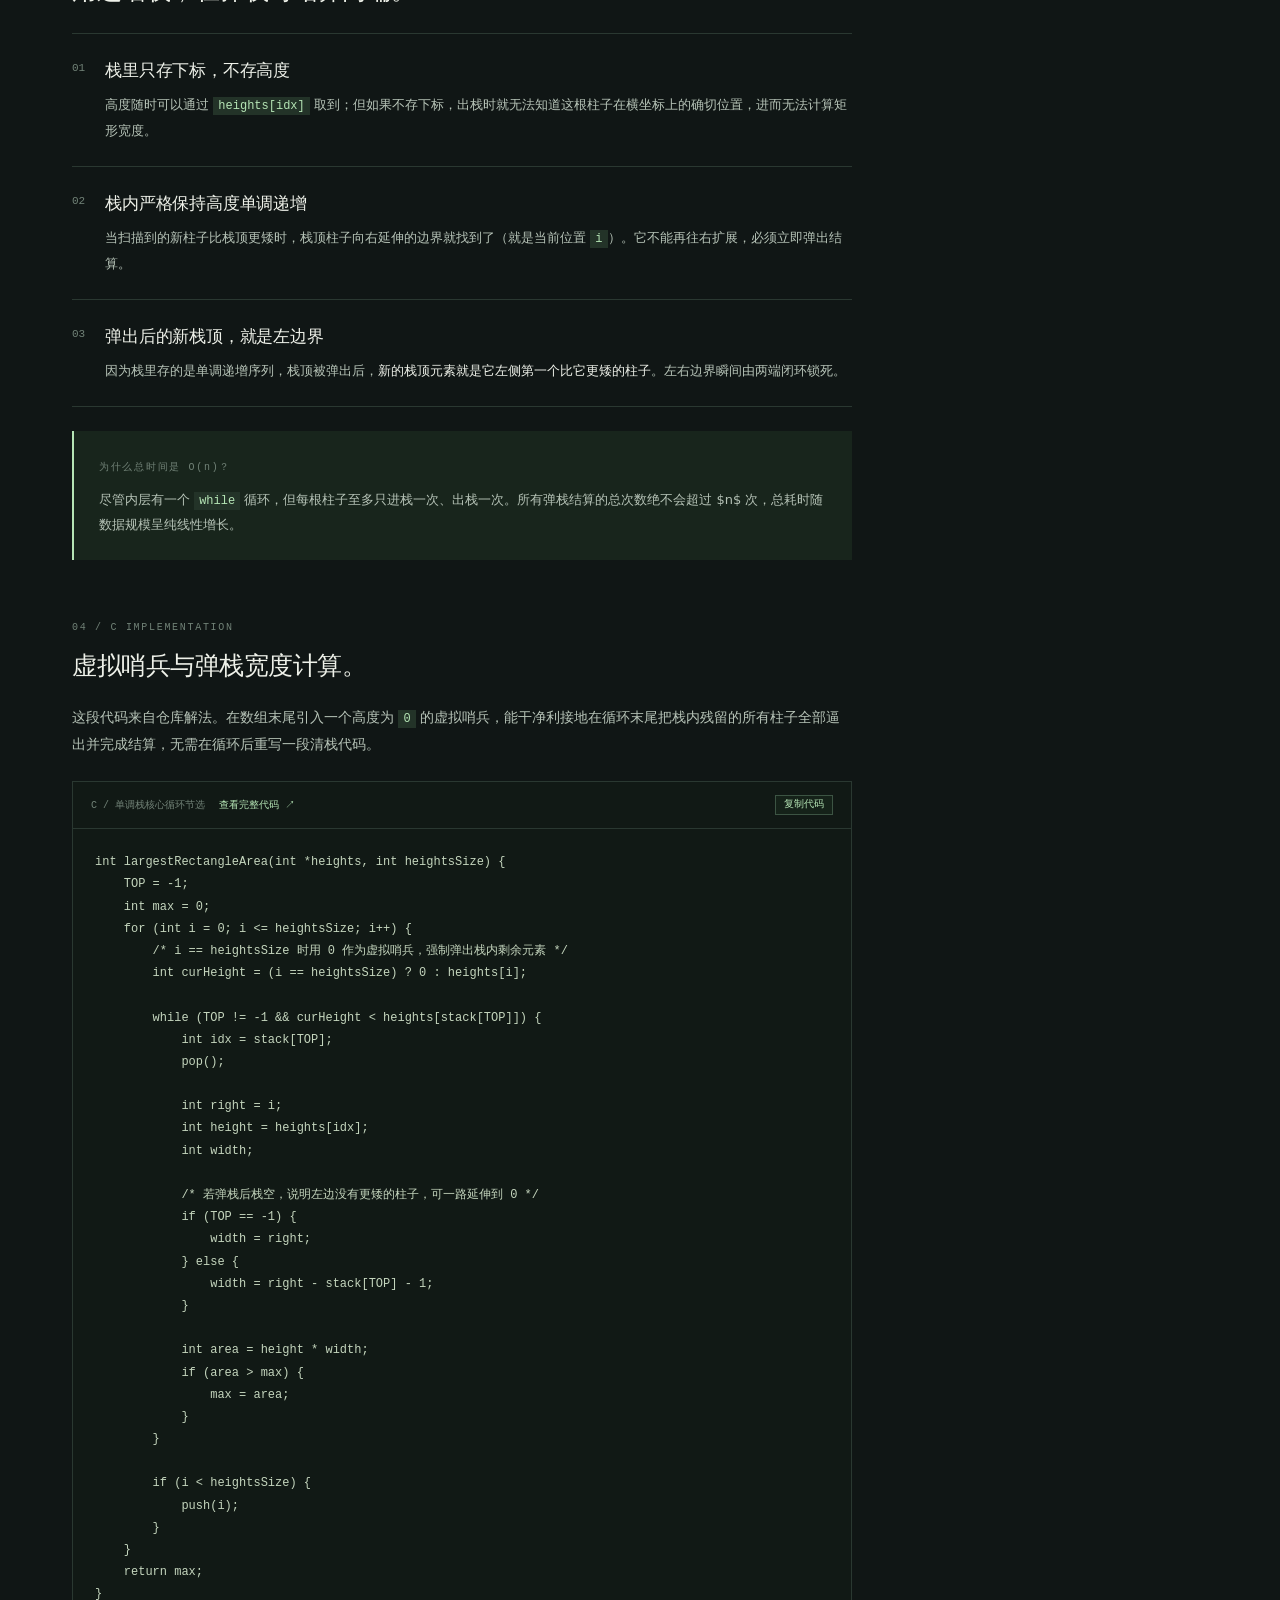
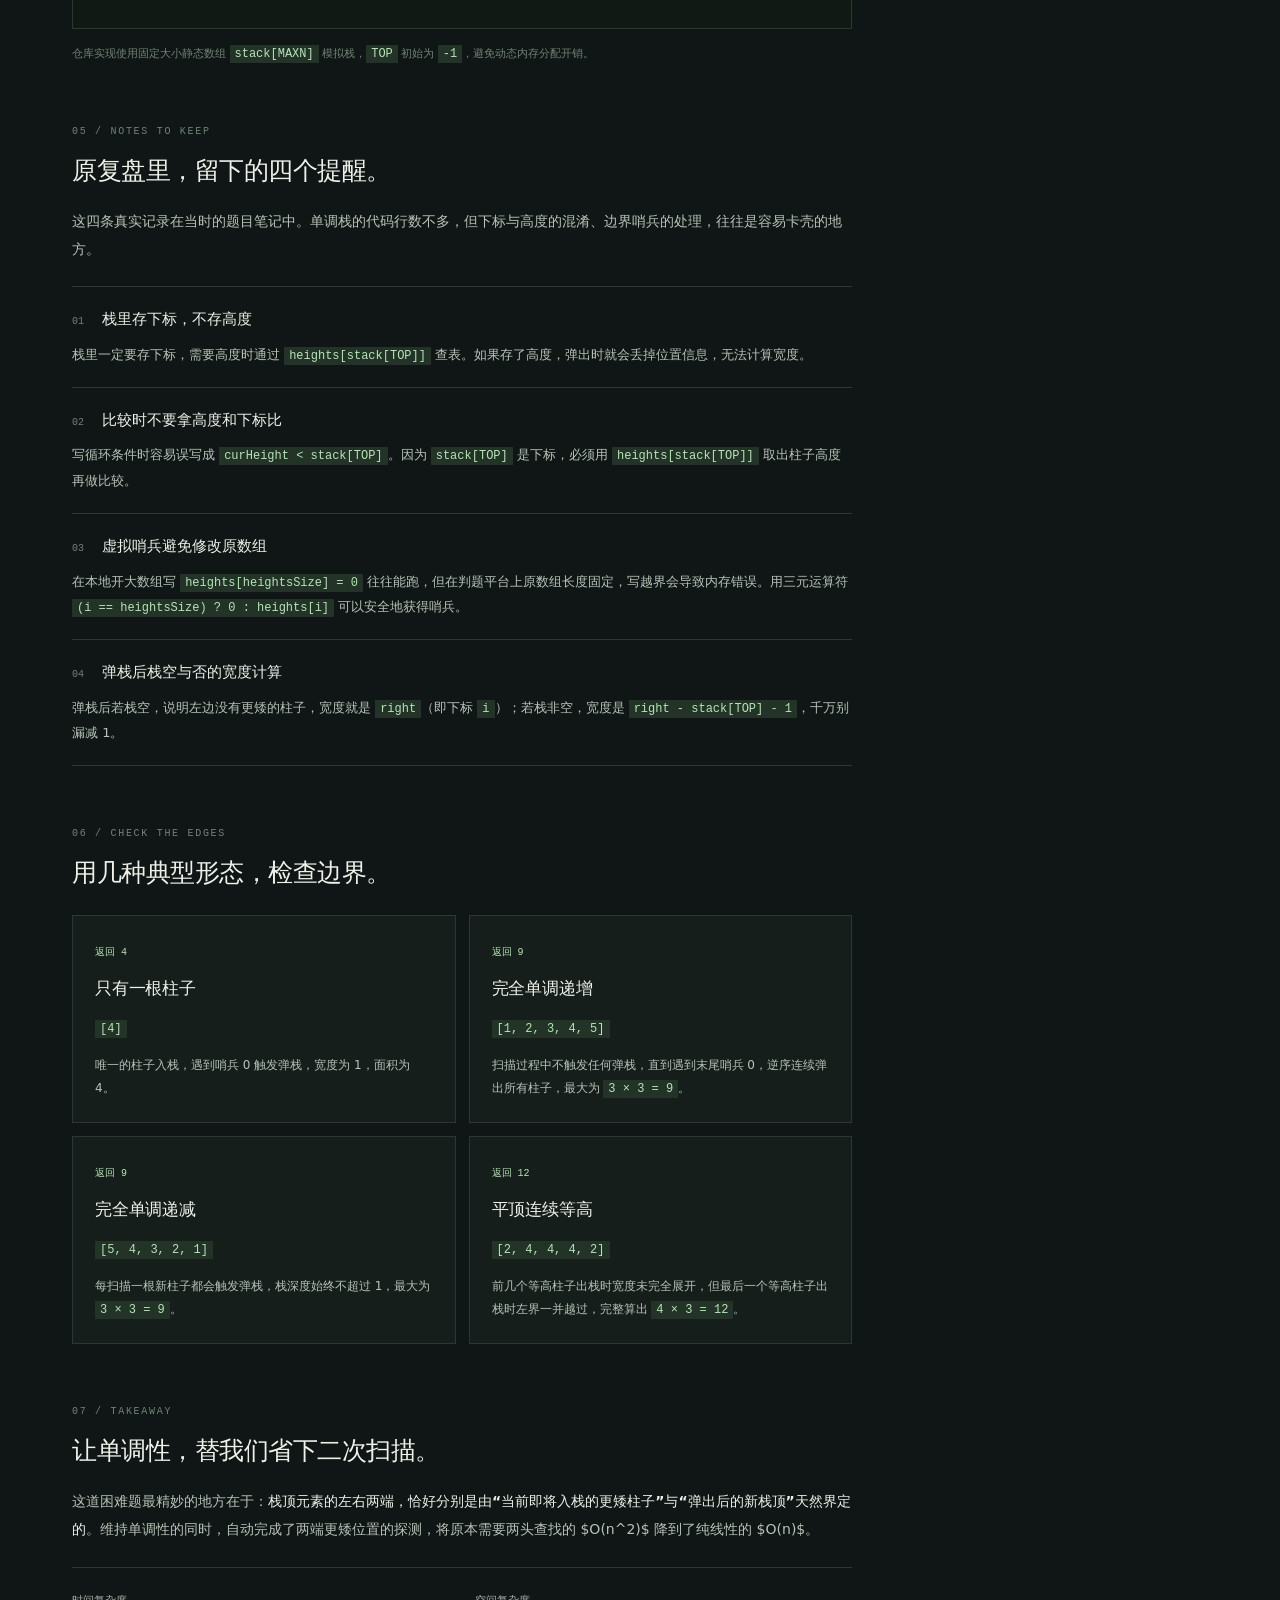
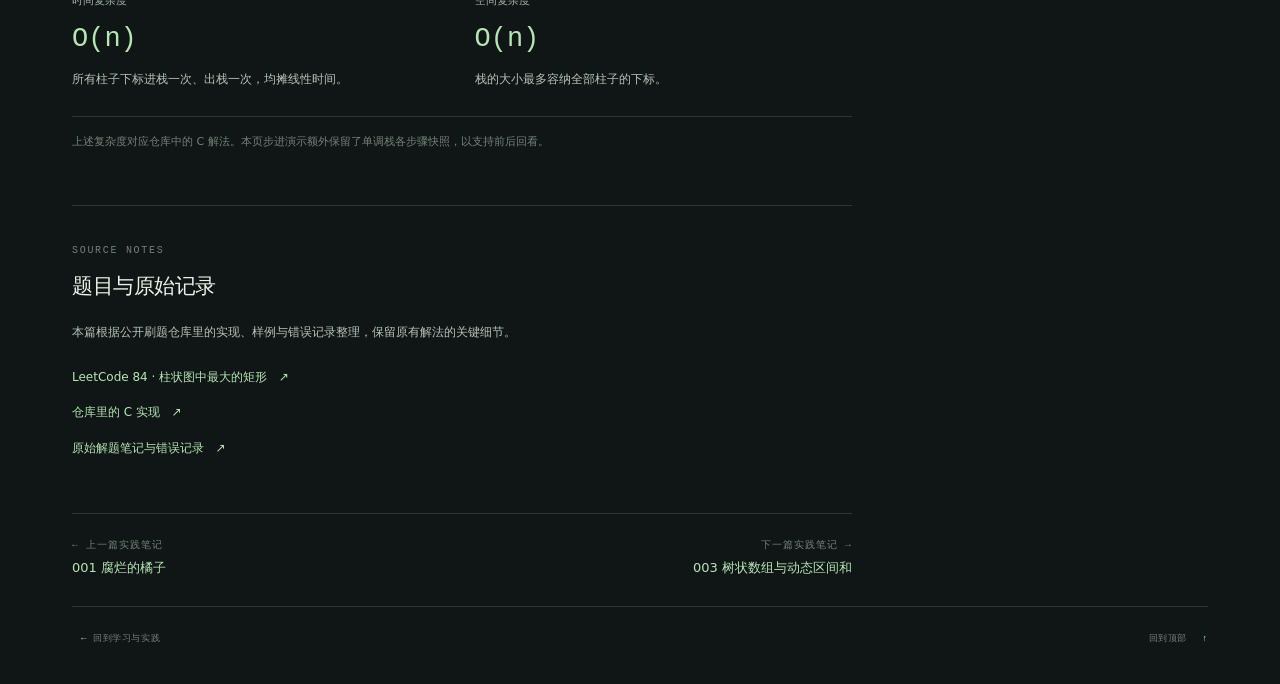
<file: notes/largest-rectangle.html>
<!doctype html>
<html lang="zh-CN">
<head>
  <meta charset="UTF-8">
  <meta name="viewport" content="width=device-width, initial-scale=1">
  <meta name="description" content="复盘 LeetCode 84 柱状图中最大的矩形：为什么单调栈能把两头延伸变简单，栈里存下标如何圈定左右边界。附步进演示与 C 实现节选。">
  <meta name="theme-color" content="#101615">
  <title>柱状图中最大的矩形：为什么栈里存下标，宽度看左右两端 · Jueansuy</title>
  <link rel="icon" type="image/svg+xml" href="../favicon.svg">
  <link rel="stylesheet" href="../style.css">
  <meta property="og:type" content="article">
  <meta property="og:title" content="柱状图中最大的矩形：为什么栈里存下标，宽度看左右两端 · Jueansuy">
  <meta property="og:description" content="复盘 LeetCode 84 柱状图中最大的矩形：为什么单调栈能把两头延伸变简单，栈里存下标如何圈定左右边界。附步进演示与 C 实现节选。">
  <meta property="og:url" content="https://www.jueansuy.cn/notes/largest-rectangle.html">
  <meta name="twitter:card" content="summary">
  <script type="module" src="../note-common.mjs"></script>
  <script type="module" src="../histogram-demo.mjs"></script>
</head>
<body class="article-page">
  <a class="skip-link" href="#article-content">跳到笔记正文</a>
  <div class="site-shell">
    <header class="article-masthead">
      <a class="brand" href="../index.html" aria-label="Jueansuy 首页"><span class="brand-symbol">j<span>•</span></span><span>jueansuy<span class="brand-caption">A LITTLE SPACE TO BUILD</span></span></a>
      <a class="article-back" href="../index.html#practice"><span aria-hidden="true">←</span> 回到学习与实践</a>
    </header>

    <main id="article-top">
      <header class="article-intro">
        <div class="eyebrow"><span class="status-dot"></span> PRACTICE NOTE / 002</div>
        <h1>柱状图中最大的矩形：<br>为什么栈里存下标，<span class="mint">宽度看左右两端</span></h1>
        <p class="article-deck">这是一道 CSP 备考中的 LeetCode 困难题练习。每根柱子都能向左右延伸，直到遇到比它矮的柱子。复盘这道题时，关键是用单调栈维护递增高度，并在弹栈时由当前位置和新栈顶自然圈定左右边界。</p>
        <div class="article-meta"><span>C 语言</span><span>单调栈</span><span>LeetCode 84 · 困难</span><span>整理于 <time datetime="2026-10-25">2026.10.25</time></span></div>
      </header>

      <div class="article-layout">
        <article id="article-content" class="article-content" aria-label="柱状图中最大的矩形刷题复盘">
          <section class="article-section" aria-labelledby="problem-title">
            <span class="section-index">01 / THE PROBLEM</span>
            <h2 id="problem-title">以每根柱子为基准，找它的最大跨度。</h2>
            <p>给定一组柱子的高度，每个柱子的宽度都是 <code>1</code>，求由连续柱子勾勒出的最大矩形面积。矩形的高度不能超过所包含柱子中的最小值。</p>
            <p>如果用暴力思路，我们会固定某根柱子作为矩形的高度，然后分别向左、向右扫描，找到<strong>左右两边第一个比它更矮的柱子</strong>。两边界之间的距离就是这根柱子能展开的最大宽度。但为每根柱子都做一次双向扫描，时间复杂度是 <code>O(n²)</code>。这道困难题的核心挑战就是：怎样在一次线性扫描中，把所有柱子的左右边界同时找齐？</p>
          </section>

          <section id="histogram-demo" class="article-section" aria-labelledby="demo-title">
            <span class="section-index">02 / STEP THROUGH IT</span>
            <h2 id="demo-title">单调栈推进，看矩形如何框出。</h2>
            <p>标准样例 <code>[2, 1, 5, 6, 2, 3]</code> 的最大面积是 10。点击“下一步”，观察每根柱子入栈时的单调性维护，以及遇到更矮柱子时触发出栈、结算局部矩形的过程。</p>
            <div class="histogram-demo-panel">
              <div class="histogram-demo-heading"><span>单调栈 · 步进演示</span><span>每一步 = 入栈或弹栈结算</span></div>
              <div class="histogram-stage">
                <div>
                  <div id="histogram-chart" class="histogram-chart" role="group" aria-label="柱状图与结算矩形">
                    <div class="histogram-col"><div class="histogram-bar" style="height:43px"><span class="histogram-bar-val">2</span></div><span class="histogram-idx-val">[0]</span></div>
                    <div class="histogram-col"><div class="histogram-bar" style="height:22px"><span class="histogram-bar-val">1</span></div><span class="histogram-idx-val">[1]</span></div>
                    <div class="histogram-col"><div class="histogram-bar" style="height:108px"><span class="histogram-bar-val">5</span></div><span class="histogram-idx-val">[2]</span></div>
                    <div class="histogram-col"><div class="histogram-bar" style="height:130px"><span class="histogram-bar-val">6</span></div><span class="histogram-idx-val">[3]</span></div>
                    <div class="histogram-col"><div class="histogram-bar" style="height:43px"><span class="histogram-bar-val">2</span></div><span class="histogram-idx-val">[4]</span></div>
                    <div class="histogram-col"><div class="histogram-bar" style="height:65px"><span class="histogram-bar-val">3</span></div><span class="histogram-idx-val">[5]</span></div>
                  </div>
                  <ul class="histogram-legend" aria-label="图例">
                    <li><span class="legend-swatch swatch-stack"></span> 栈内柱子</li>
                    <li><span class="legend-swatch swatch-active"></span> 当前扫描</li>
                    <li><span class="legend-swatch swatch-calc"></span> 结算高度</li>
                    <li><span class="legend-swatch swatch-rect"></span> 跨越宽度</li>
                  </ul>
                </div>
                <div class="histogram-readout">
                  <div class="histogram-metrics">
                    <div><span>当前栈内下标</span><p><strong id="histogram-stack">[]</strong></p></div>
                    <div><span>当前结算面积</span><p><strong id="histogram-current-area">-</strong></p></div>
                    <div><span>历史最大面积</span><p><strong id="histogram-max-area">0</strong></p></div>
                  </div>
                  <p id="histogram-status" role="status" aria-live="polite" aria-atomic="true">初始状态：单调栈为空。准备从下标 0 开始顺序扫描。</p>
                  <p class="histogram-reading-hint">栈顶比当前柱子高时触发出栈；弹出柱子的高乘以左右跨度，即为当前可能的最大面积。</p>
                </div>
              </div>
              <div id="histogram-controls" class="histogram-controls" hidden>
                <div class="histogram-scenario-field">
                  <label for="histogram-scenario">选择情形</label>
                  <select id="histogram-scenario">
                    <option value="classic">标准样例 [2, 1, 5, 6, 2, 3] · 面积 10</option>
                    <option value="increasing">完全递增 [1, 2, 3, 4, 5] · 面积 9</option>
                    <option value="decreasing">完全递减 [5, 4, 3, 2, 1] · 面积 9</option>
                    <option value="plateau">平顶高度 [2, 4, 4, 4, 2] · 面积 12</option>
                    <option value="single">单根柱子 [4] · 面积 4</option>
                  </select>
                </div>
                <div class="histogram-step-buttons">
                  <button id="histogram-prev" type="button">← 上一步</button>
                  <button id="histogram-next" type="button">下一步 →</button>
                  <button id="histogram-reset" type="button">重置</button>
                </div>
              </div>
              <noscript><p class="histogram-noscript">步进演示需要 JavaScript。上面保留的是初始柱状图；继续阅读可以看到完整单调栈逻辑与边界情况。</p></noscript>
            </div>
          </section>

          <section id="stack-decisions" class="article-section" aria-labelledby="decisions-title">
            <span class="section-index">03 / THREE DECISIONS</span>
            <h2 id="decisions-title">用递增栈，在弹栈时结算两端。</h2>
            <ol class="article-steps">
              <li><span class="article-step-number">01</span><div><h3>栈里只存下标，不存高度</h3><p>高度随时可以通过 <code>heights[idx]</code> 取到；但如果不存下标，出栈时就无法知道这根柱子在横坐标上的确切位置，进而无法计算矩形宽度。</p></div></li>
              <li><span class="article-step-number">02</span><div><h3>栈内严格保持高度单调递增</h3><p>当扫描到的新柱子比栈顶更矮时，栈顶柱子向右延伸的边界就找到了（就是当前位置 <code>i</code>）。它不能再往右扩展，必须立即弹出结算。</p></div></li>
              <li><span class="article-step-number">03</span><div><h3>弹出后的新栈顶，就是左边界</h3><p>因为栈里存的是单调递增序列，栈顶被弹出后，<strong>新的栈顶元素就是它左侧第一个比它更矮的柱子</strong>。左右边界瞬间由两端闭环锁死。</p></div></li>
            </ol>
            <div class="article-insight"><span class="section-index">为什么总时间是 O(n)？</span><p>尽管内层有一个 <code>while</code> 循环，但每根柱子至多只进栈一次、出栈一次。所有弹栈结算的总次数绝不会超过 $n$ 次，总耗时随数据规模呈纯线性增长。</p></div>
          </section>

          <section id="c-implementation" class="article-section" aria-labelledby="code-title">
            <span class="section-index">04 / C IMPLEMENTATION</span>
            <h2 id="code-title">虚拟哨兵与弹栈宽度计算。</h2>
            <p>这段代码来自仓库解法。在数组末尾引入一个高度为 <code>0</code> 的虚拟哨兵，能干净利接地在循环末尾把栈内残留的所有柱子全部逼出并完成结算，无需在循环后重写一段清栈代码。</p>
            <div class="article-code-panel"><div class="article-code-caption"><span>C / 单调栈核心循环节选</span><a href="https://github.com/JUEANSUY/csp/blob/daf504f7d8f0d432f537b4e61acef9cc41ea5cfc/csp-practice/problems/032-lc84-largest-rectangle-in-histogram/main.c" target="_blank" rel="noopener noreferrer">查看完整代码 ↗</a></div><pre tabindex="0" aria-label="C 语言单调栈计算最大矩形面积，可水平滚动"><code>int largestRectangleArea(int *heights, int heightsSize) {
    TOP = -1;
    int max = 0;
    for (int i = 0; i &lt;= heightsSize; i++) {
        /* i == heightsSize 时用 0 作为虚拟哨兵，强制弹出栈内剩余元素 */
        int curHeight = (i == heightsSize) ? 0 : heights[i];

        while (TOP != -1 &amp;&amp; curHeight &lt; heights[stack[TOP]]) {
            int idx = stack[TOP];
            pop();

            int right = i;
            int height = heights[idx];
            int width;

            /* 若弹栈后栈空，说明左边没有更矮的柱子，可一路延伸到 0 */
            if (TOP == -1) {
                width = right;
            } else {
                width = right - stack[TOP] - 1;
            }

            int area = height * width;
            if (area &gt; max) {
                max = area;
            }
        }

        if (i &lt; heightsSize) {
            push(i);
        }
    }
    return max;
}</code></pre></div>
            <p class="article-small">仓库实现使用固定大小静态数组 <code>stack[MAXN]</code> 模拟栈，<code>TOP</code> 初始为 <code>-1</code>，避免动态内存分配开销。</p>
          </section>

          <section id="mistakes" class="article-section" aria-labelledby="mistakes-title">
            <span class="section-index">05 / NOTES TO KEEP</span>
            <h2 id="mistakes-title">原复盘里，留下的四个提醒。</h2>
            <p>这四条真实记录在当时的题目笔记中。单调栈的代码行数不多，但下标与高度的混淆、边界哨兵的处理，往往是容易卡壳的地方。</p>
            <dl class="article-review-list">
              <div><dt><span>01</span> 栈里存下标，不存高度</dt><dd>栈里一定要存下标，需要高度时通过 <code>heights[stack[TOP]]</code> 查表。如果存了高度，弹出时就会丢掉位置信息，无法计算宽度。</dd></div>
              <div><dt><span>02</span> 比较时不要拿高度和下标比</dt><dd>写循环条件时容易误写成 <code>curHeight &lt; stack[TOP]</code>。因为 <code>stack[TOP]</code> 是下标，必须用 <code>heights[stack[TOP]]</code> 取出柱子高度再做比较。</dd></div>
              <div><dt><span>03</span> 虚拟哨兵避免修改原数组</dt><dd>在本地开大数组写 <code>heights[heightsSize] = 0</code> 往往能跑，但在判题平台上原数组长度固定，写越界会导致内存错误。用三元运算符 <code>(i == heightsSize) ? 0 : heights[i]</code> 可以安全地获得哨兵。</dd></div>
              <div><dt><span>04</span> 弹栈后栈空与否的宽度计算</dt><dd>弹栈后若栈空，说明左边没有更矮的柱子，宽度就是 <code>right</code>（即下标 <code>i</code>）；若栈非空，宽度是 <code>right - stack[TOP] - 1</code>，千万别漏减 1。</dd></div>
            </dl>
          </section>

          <section id="edge-cases" class="article-section" aria-labelledby="edges-title">
            <span class="section-index">06 / CHECK THE EDGES</span>
            <h2 id="edges-title">用几种典型形态，检查边界。</h2>
            <div class="article-case-grid">
              <div><span class="article-case-result">返回 4</span><h3>只有一根柱子</h3><code>[4]</code><p>唯一的柱子入栈，遇到哨兵 0 触发弹栈，宽度为 1，面积为 4。</p></div>
              <div><span class="article-case-result">返回 9</span><h3>完全单调递增</h3><code>[1, 2, 3, 4, 5]</code><p>扫描过程中不触发任何弹栈，直到遇到末尾哨兵 0，逆序连续弹出所有柱子，最大为 <code>3 × 3 = 9</code>。</p></div>
              <div><span class="article-case-result">返回 9</span><h3>完全单调递减</h3><code>[5, 4, 3, 2, 1]</code><p>每扫描一根新柱子都会触发弹栈，栈深度始终不超过 1，最大为 <code>3 × 3 = 9</code>。</p></div>
              <div><span class="article-case-result">返回 12</span><h3>平顶连续等高</h3><code>[2, 4, 4, 4, 2]</code><p>前几个等高柱子出栈时宽度未完全展开，但最后一个等高柱子出栈时左界一并越过，完整算出 <code>4 × 3 = 12</code>。</p></div>
            </div>
          </section>

          <section id="complexity" class="article-section" aria-labelledby="complexity-title">
            <span class="section-index">07 / TAKEAWAY</span>
            <h2 id="complexity-title">让单调性，替我们省下二次扫描。</h2>
            <p>这道困难题最精妙的地方在于：<strong>栈顶元素的左右两端，恰好分别是由“当前即将入栈的更矮柱子”与“弹出后的新栈顶”天然界定的</strong>。维持单调性的同时，自动完成了两端更矮位置的探测，将原本需要两头查找的 $O(n^2)$ 降到了纯线性的 $O(n)$。</p>
            <div class="article-complexity"><div><span>时间复杂度</span><strong>O(n)</strong><p>所有柱子下标进栈一次、出栈一次，均摊线性时间。</p></div><div><span>空间复杂度</span><strong>O(n)</strong><p>栈的大小最多容纳全部柱子的下标。</p></div></div>
            <p class="article-small">上述复杂度对应仓库中的 C 解法。本页步进演示额外保留了单调栈各步骤快照，以支持前后回看。</p>
          </section>

          <section id="sources" class="article-section article-sources" aria-labelledby="sources-title">
            <span class="section-index">SOURCE NOTES</span>
            <h2 id="sources-title">题目与原始记录</h2>
            <p>本篇根据公开刷题仓库里的实现、样例与错误记录整理，保留原有解法的关键细节。</p>
            <ul><li><a href="https://leetcode.cn/problems/largest-rectangle-in-histogram/" target="_blank" rel="noopener noreferrer">LeetCode 84 · 柱状图中最大的矩形 <span aria-hidden="true">↗</span></a></li><li><a href="https://github.com/JUEANSUY/csp/blob/daf504f7d8f0d432f537b4e61acef9cc41ea5cfc/csp-practice/problems/032-lc84-largest-rectangle-in-histogram/main.c" target="_blank" rel="noopener noreferrer">仓库里的 C 实现 <span aria-hidden="true">↗</span></a></li><li><a href="https://github.com/JUEANSUY/csp/blob/daf504f7d8f0d432f537b4e61acef9cc41ea5cfc/csp-practice/problems/032-lc84-largest-rectangle-in-histogram/notes.md" target="_blank" rel="noopener noreferrer">原始解题笔记与错误记录 <span aria-hidden="true">↗</span></a></li></ul>
          </section>

          <nav class="article-nav" aria-label="实践笔记导航">
            <a class="nav-prev" href="./rotting-oranges.html"><span class="nav-dir">← 上一篇实践笔记</span><span>001 腐烂的橘子</span></a>
            <a class="nav-next" href="./range-sum-mutable.html"><span class="nav-dir">下一篇实践笔记 →</span><span>003 树状数组与动态区间和</span></a>
          </nav>
        </article>

        <aside class="article-toc" aria-label="笔记目录"><span class="section-index">ON THIS PAGE</span><nav aria-label="本文目录"><a href="#histogram-demo">步进演示</a><a href="#stack-decisions">单调栈决策</a><a href="#c-implementation">C 实现节选</a><a href="#mistakes">四个错误提醒</a><a href="#edge-cases">边界形态检查</a><a href="#complexity">复杂度与总结</a></nav><p>在柱子起伏间，<br>看清单调栈边界。</p></aside>
      </div>
    </main>
    <footer class="site-footer"><a href="../index.html#practice"><span aria-hidden="true">←</span> 回到学习与实践</a><a href="#article-top">回到顶部 <span aria-hidden="true">↑</span></a></footer>
  </div>
</body>
</html>
</file>
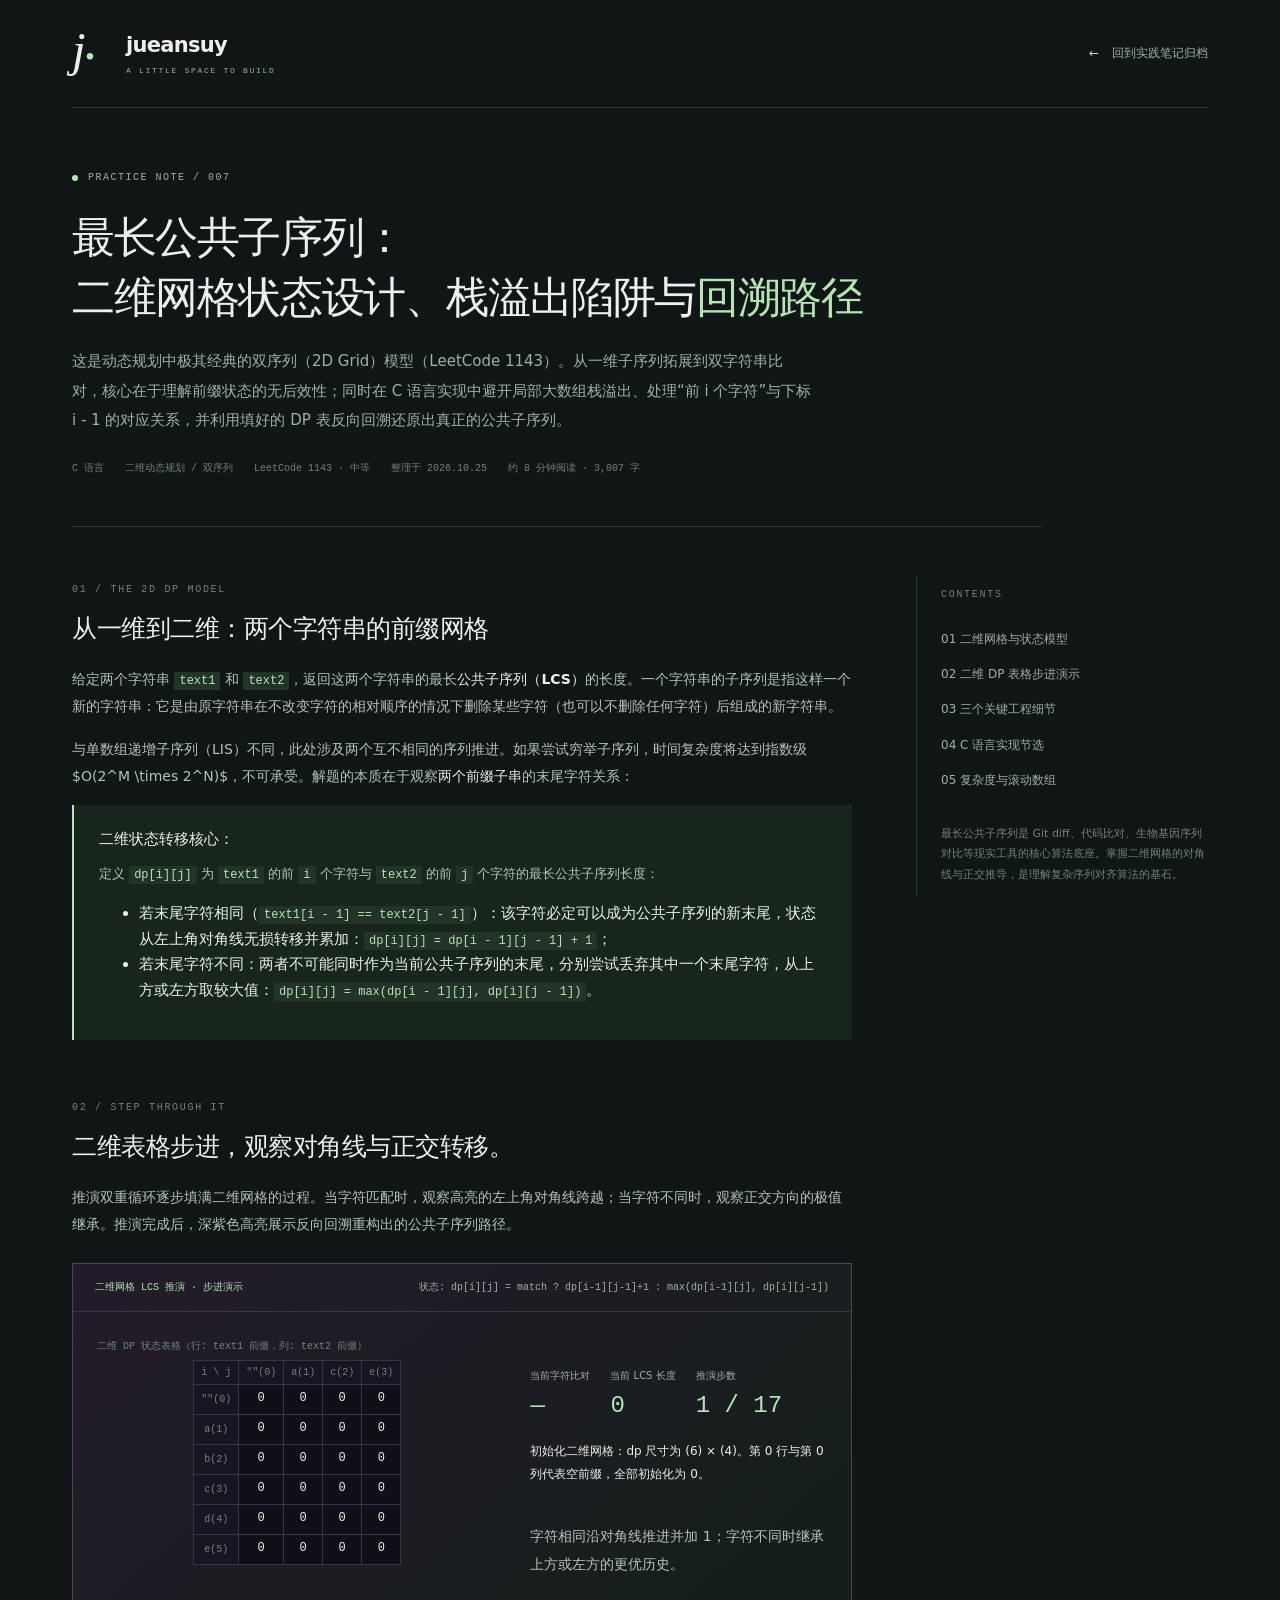
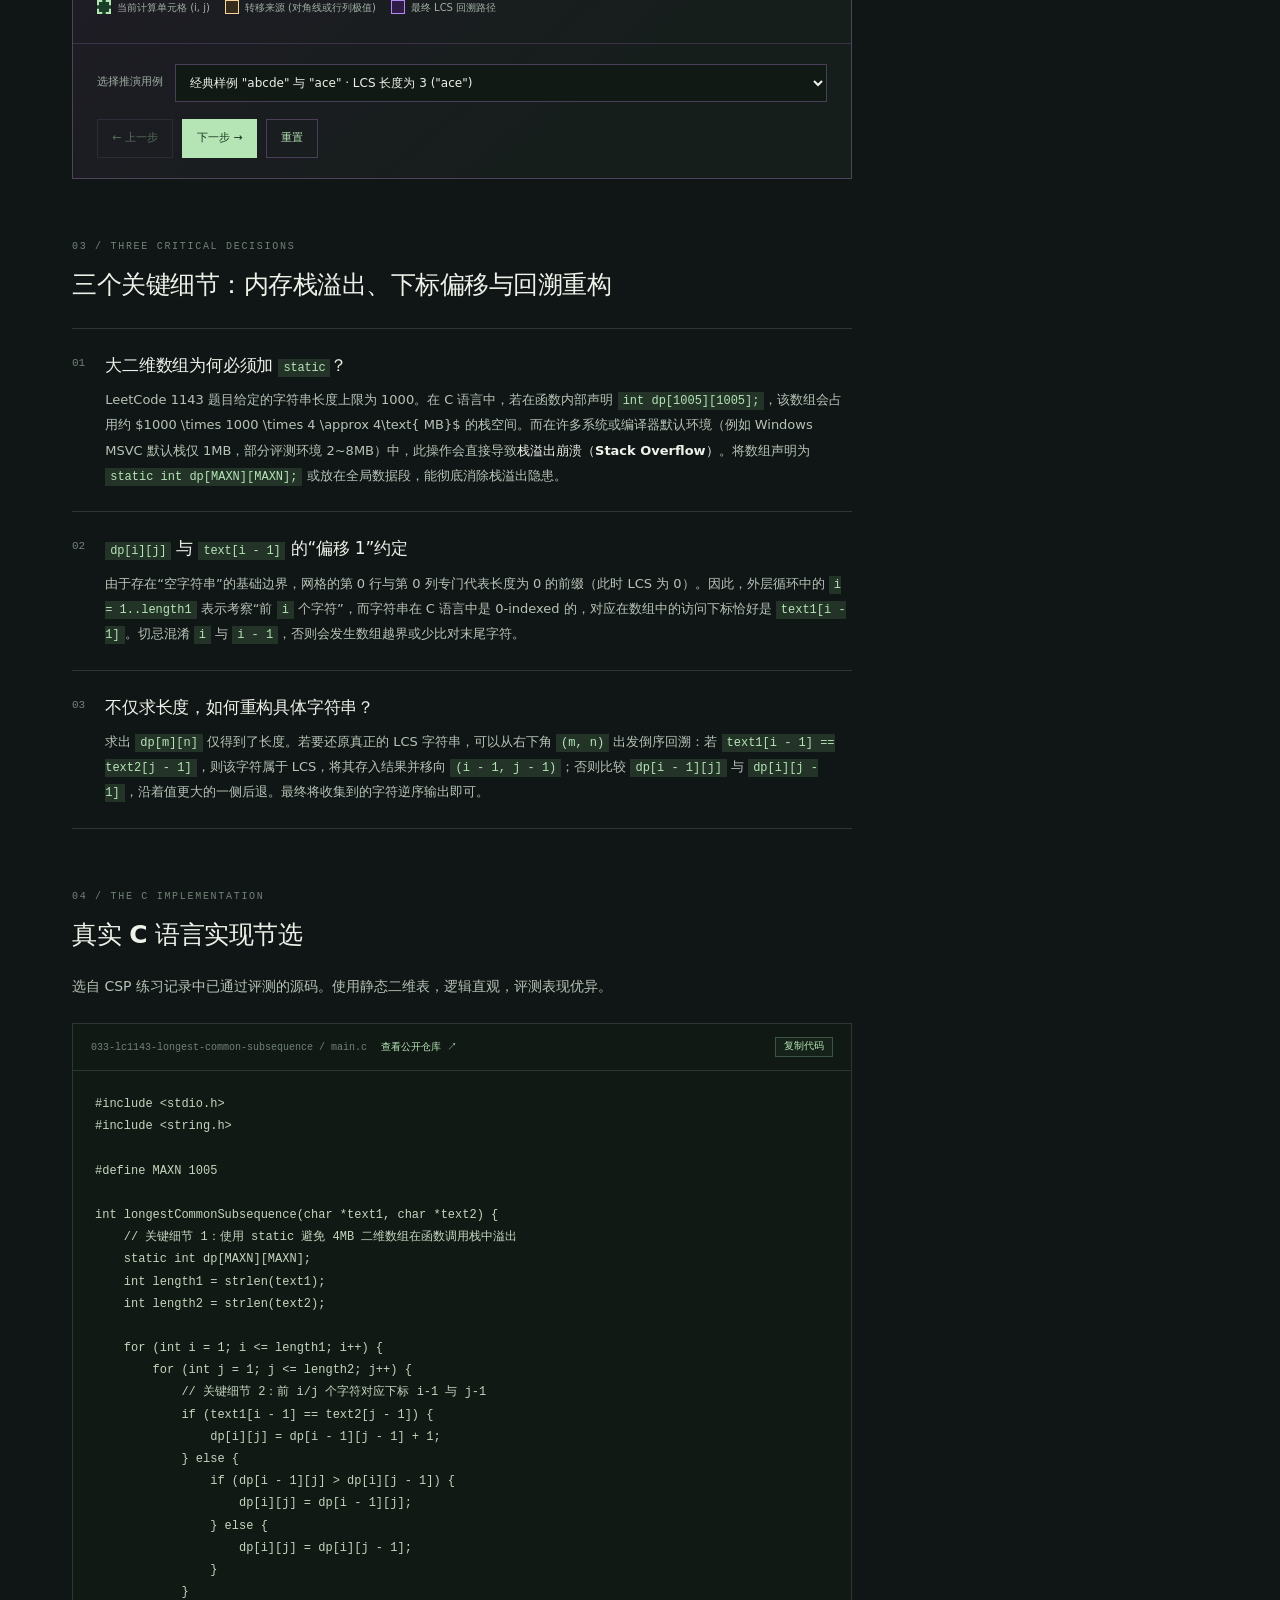
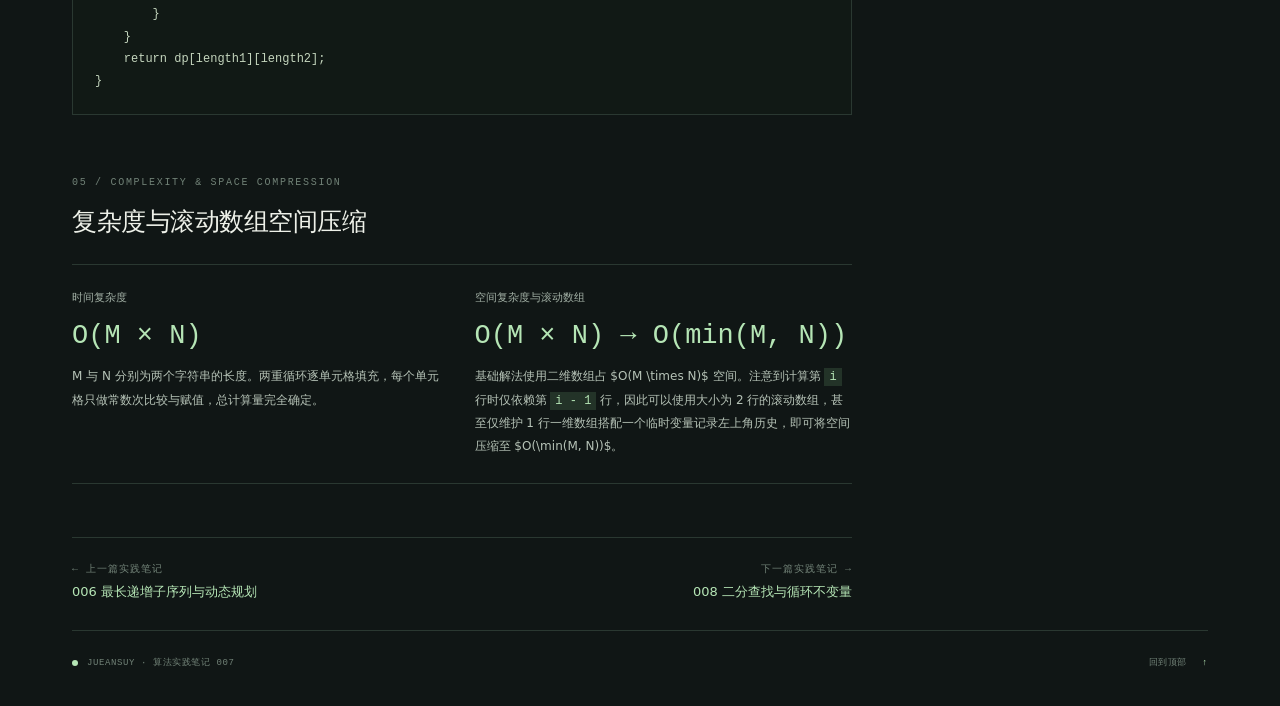
<file: notes/longest-common-subsequence.html>
<!doctype html>
<html lang="zh-CN">
<head>
  <meta charset="UTF-8">
  <meta name="viewport" content="width=device-width, initial-scale=1">
  <meta name="description" content="复盘 LeetCode 1143 最长公共子序列：二维动态规划网格推演，为什么大数组必须加 static 规避栈溢出，字符与 dp 下标的偏移细节，以及如何从网格中反向回溯得到真实子序列。附交互步进演示与 C 语言源码节选。">
  <meta name="theme-color" content="#101615">
  <title>最长公共子序列：二维网格状态设计、栈溢出陷阱与回溯路径 · Jueansuy</title>
  <link rel="icon" type="image/svg+xml" href="../favicon.svg">
  <link rel="stylesheet" href="../style.css">
  <meta property="og:type" content="article">
  <meta property="og:title" content="最长公共子序列：二维网格状态设计、栈溢出陷阱与回溯路径 · Jueansuy">
  <meta property="og:description" content="复盘 LeetCode 1143 最长公共子序列：二维动态规划网格推演，为什么大数组必须加 static 规避栈溢出，字符与 dp 下标的偏移细节，以及如何从网格中反向回溯得到真实子序列。附交互步进演示与 C 语言源码节选。">
  <meta property="og:url" content="https://www.jueansuy.cn/notes/longest-common-subsequence.html">
  <meta name="twitter:card" content="summary">
  <script type="module" src="../note-common.mjs"></script>
  <script type="module" src="../lcs-demo.mjs"></script>
</head>
<body class="article-page">
  <a class="skip-link" href="#article-content">跳到笔记正文</a>
  <div class="site-shell">
    <header class="article-masthead">
      <a class="brand" href="../index.html" aria-label="Jueansuy 首页"><span class="brand-symbol">j<span>•</span></span><span>jueansuy<span class="brand-caption">A LITTLE SPACE TO BUILD</span></span></a>
      <a class="article-back" href="./index.html"><span aria-hidden="true">←</span> 回到实践笔记归档</a>
    </header>

    <main id="article-top">
      <header class="article-intro">
        <div class="eyebrow"><span class="status-dot"></span> PRACTICE NOTE / 007</div>
        <h1>最长公共子序列：<br>二维网格状态设计、栈溢出陷阱与<span class="mint">回溯路径</span></h1>
        <p class="article-deck">这是动态规划中极其经典的双序列（2D Grid）模型（LeetCode 1143）。从一维子序列拓展到双字符串比对，核心在于理解前缀状态的无后效性；同时在 C 语言实现中避开局部大数组栈溢出、处理“前 i 个字符”与下标 i - 1 的对应关系，并利用填好的 DP 表反向回溯还原出真正的公共子序列。</p>
        <div class="article-meta"><span>C 语言</span><span>二维动态规划 / 双序列</span><span>LeetCode 1143 · 中等</span><span>整理于 <time datetime="2026-10-25">2026.10.25</time></span></div>
      </header>

      <div class="article-layout">
        <article id="article-content" class="article-content" aria-label="最长公共子序列与动态规划复盘">
          <section class="article-section" aria-labelledby="problem-title">
            <span class="section-index">01 / THE 2D DP MODEL</span>
            <h2 id="problem-title">从一维到二维：两个字符串的前缀网格</h2>
            <p>给定两个字符串 <code>text1</code> 和 <code>text2</code>，返回这两个字符串的最长<strong>公共子序列（LCS）</strong>的长度。一个字符串的子序列是指这样一个新的字符串：它是由原字符串在不改变字符的相对顺序的情况下删除某些字符（也可以不删除任何字符）后组成的新字符串。</p>
            <p>与单数组递增子序列（LIS）不同，此处涉及两个互不相同的序列推进。如果尝试穷举子序列，时间复杂度将达到指数级 $O(2^M \times 2^N)$，不可承受。解题的本质在于观察<strong>两个前缀子串</strong>的末尾字符关系：</p>
            <div class="article-insight">
              <strong>二维状态转移核心：</strong>
              <p>定义 <code>dp[i][j]</code> 为 <code>text1</code> 的前 <code>i</code> 个字符与 <code>text2</code> 的前 <code>j</code> 个字符的最长公共子序列长度：</p>
              <ul>
                <li>若末尾字符相同（<code>text1[i - 1] == text2[j - 1]</code>）：该字符必定可以成为公共子序列的新末尾，状态从<strong>左上角对角线</strong>无损转移并累加：<code>dp[i][j] = dp[i - 1][j - 1] + 1</code>；</li>
                <li>若末尾字符不同：两者不可能同时作为当前公共子序列的末尾，分别尝试丢弃其中一个末尾字符，从<strong>上方</strong>或<strong>左方</strong>取较大值：<code>dp[i][j] = max(dp[i - 1][j], dp[i][j - 1])</code>。</li>
              </ul>
            </div>
          </section>

          <section id="lcs-demo" class="article-section" aria-labelledby="demo-title">
            <span class="section-index">02 / STEP THROUGH IT</span>
            <h2 id="demo-title">二维表格步进，观察对角线与正交转移。</h2>
            <p>推演双重循环逐步填满二维网格的过程。当字符匹配时，观察高亮的左上角对角线跨越；当字符不同时，观察正交方向的极值继承。推演完成后，深紫色高亮展示反向回溯重构出的公共子序列路径。</p>
            <div class="lcs-demo-panel">
              <div class="lcs-demo-heading">
                <span>二维网格 LCS 推演 · 步进演示</span>
                <span>状态: dp[i][j] = match ? dp[i-1][j-1]+1 : max(dp[i-1][j], dp[i][j-1])</span>
              </div>
              <div class="lcs-stage">
                <div class="lcs-visuals">
                  <div class="lcs-row">
                    <span class="lcs-row-label">二维 DP 状态表格（行: text1 前缀，列: text2 前缀）</span>
                    <div id="lcs-table-container" class="lcs-table-container" role="region" aria-label="LCS 二维状态网格"></div>
                  </div>
                  <ul class="lcs-legend" aria-label="图例说明">
                    <li><span class="legend-swatch swatch-active"></span> 当前计算单元格 (i, j)</li>
                    <li><span class="legend-swatch swatch-source"></span> 转移来源 (对角线或行列极值)</li>
                    <li><span class="legend-swatch swatch-path"></span> 最终 LCS 回溯路径</li>
                  </ul>
                </div>
                <div class="lcs-readout">
                  <div class="lcs-metrics">
                    <div><span>当前字符比对</span><p><strong id="lcs-chars">—</strong></p></div>
                    <div><span>当前 LCS 长度</span><p><strong id="lcs-len">0</strong></p></div>
                    <div><span>推演步数</span><p><strong id="lcs-step">1 / 1</strong></p></div>
                  </div>
                  <p id="lcs-status" role="status" aria-live="polite" aria-atomic="true">初始化状态：第 0 行与第 0 列空前缀全设为 0。</p>
                  <p class="lcs-reading-hint">字符相同沿对角线推进并加 1；字符不同时继承上方或左方的更优历史。</p>
                </div>
              </div>
              <div id="lcs-controls" class="lcs-controls" hidden>
                <div class="lcs-scenario-field">
                  <label for="lcs-scenario">选择推演用例</label>
                  <select id="lcs-scenario">
                    <option value="standard">经典样例 "abcde" 与 "ace" · LCS 长度为 3 ("ace")</option>
                    <option value="interleaved">交错序列 "AGGTAB" 与 "GXTXAYB" · LCS 长度为 4 ("GTAB")</option>
                    <option value="no_common">完全无交集 "abc" 与 "def" · LCS 长度为 0</option>
                    <option value="repeated">重复字符干扰 "bsbininm" 与 "jmjkbkjkv" · LCS 长度为 1</option>
                    <option value="identical">完全相同 "algs" 与 "algs" · LCS 长度为 4 ("algs")</option>
                  </select>
                </div>
                <div class="lcs-step-buttons">
                  <button id="lcs-prev" type="button">← 上一步</button>
                  <button id="lcs-next" type="button">下一步 →</button>
                  <button id="lcs-reset" type="button">重置</button>
                </div>
              </div>
              <noscript><p class="lcs-noscript">步进演示需要 JavaScript。下方保留了完整推导过程与 C 语言核心实现。</p></noscript>
            </div>
          </section>

          <section id="lcs-decisions" class="article-section" aria-labelledby="decisions-title">
            <span class="section-index">03 / THREE CRITICAL DECISIONS</span>
            <h2 id="decisions-title">三个关键细节：内存栈溢出、下标偏移与回溯重构</h2>
            <ol class="article-steps">
              <li><span class="article-step-number">01</span><div><h3>大二维数组为何必须加 <code>static</code>？</h3><p>LeetCode 1143 题目给定的字符串长度上限为 1000。在 C 语言中，若在函数内部声明 <code>int dp[1005][1005];</code>，该数组会占用约 $1000 \times 1000 \times 4 \approx 4\text{ MB}$ 的栈空间。而在许多系统或编译器默认环境（例如 Windows MSVC 默认栈仅 1MB，部分评测环境 2~8MB）中，此操作会直接导致<strong>栈溢出崩溃（Stack Overflow）</strong>。将数组声明为 <code>static int dp[MAXN][MAXN];</code> 或放在全局数据段，能彻底消除栈溢出隐患。</p></div></li>
              <li><span class="article-step-number">02</span><div><h3><code>dp[i][j]</code> 与 <code>text[i - 1]</code> 的“偏移 1”约定</h3><p>由于存在“空字符串”的基础边界，网格的第 0 行与第 0 列专门代表长度为 0 的前缀（此时 LCS 为 0）。因此，外层循环中的 <code>i = 1..length1</code> 表示考察“前 <code>i</code> 个字符”，而字符串在 C 语言中是 0-indexed 的，对应在数组中的访问下标恰好是 <code>text1[i - 1]</code>。切忌混淆 <code>i</code> 与 <code>i - 1</code>，否则会发生数组越界或少比对末尾字符。</p></div></li>
              <li><span class="article-step-number">03</span><div><h3>不仅求长度，如何重构具体字符串？</h3><p>求出 <code>dp[m][n]</code> 仅得到了长度。若要还原真正的 LCS 字符串，可以从右下角 <code>(m, n)</code> 出发倒序回溯：若 <code>text1[i - 1] == text2[j - 1]</code>，则该字符属于 LCS，将其存入结果并移向 <code>(i - 1, j - 1)</code>；否则比较 <code>dp[i - 1][j]</code> 与 <code>dp[i][j - 1]</code>，沿着值更大的一侧后退。最终将收集到的字符逆序输出即可。</p></div></li>
            </ol>
          </section>

          <section class="article-section" aria-labelledby="code-title">
            <span class="section-index">04 / THE C IMPLEMENTATION</span>
            <h2 id="code-title">真实 C 语言实现节选</h2>
            <p>选自 CSP 练习记录中已通过评测的源码。使用静态二维表，逻辑直观，评测表现优异。</p>
            <div class="article-code-panel">
              <div class="article-code-caption">
                <span>033-lc1143-longest-common-subsequence / main.c</span>
                <a href="https://github.com/JUEANSUY/csp" target="_blank" rel="noopener noreferrer">查看公开仓库 ↗</a>
              </div>
              <pre><code>#include &lt;stdio.h&gt;
#include &lt;string.h&gt;

#define MAXN 1005

int longestCommonSubsequence(char *text1, char *text2) {
    // 关键细节 1：使用 static 避免 4MB 二维数组在函数调用栈中溢出
    static int dp[MAXN][MAXN];
    int length1 = strlen(text1);
    int length2 = strlen(text2);

    for (int i = 1; i &lt;= length1; i++) {
        for (int j = 1; j &lt;= length2; j++) {
            // 关键细节 2：前 i/j 个字符对应下标 i-1 与 j-1
            if (text1[i - 1] == text2[j - 1]) {
                dp[i][j] = dp[i - 1][j - 1] + 1;
            } else {
                if (dp[i - 1][j] &gt; dp[i][j - 1]) {
                    dp[i][j] = dp[i - 1][j];
                } else {
                    dp[i][j] = dp[i][j - 1];
                }
            }
        }
    }
    return dp[length1][length2];
}</code></pre>
            </div>
          </section>

          <section class="article-section" aria-labelledby="complexity-title">
            <span class="section-index">05 / COMPLEXITY & SPACE COMPRESSION</span>
            <h2 id="complexity-title">复杂度与滚动数组空间压缩</h2>
            <div class="article-complexity">
              <div>
                <span>时间复杂度</span>
                <strong>O(M × N)</strong>
                <p>M 与 N 分别为两个字符串的长度。两重循环逐单元格填充，每个单元格只做常数次比较与赋值，总计算量完全确定。</p>
              </div>
              <div>
                <span>空间复杂度与滚动数组</span>
                <strong>O(M × N) → O(min(M, N))</strong>
                <p>基础解法使用二维数组占 $O(M \times N)$ 空间。注意到计算第 <code>i</code> 行时仅依赖第 <code>i - 1</code> 行，因此可以使用大小为 2 行的滚动数组，甚至仅维护 1 行一维数组搭配一个临时变量记录左上角历史，即可将空间压缩至 $O(\min(M, N))$。</p>
              </div>
            </div>
          </section>

          <nav class="article-nav" aria-label="实践笔记导航">
            <a class="nav-prev" href="./longest-increasing-subsequence.html"><span class="nav-dir">← 上一篇实践笔记</span><span>006 最长递增子序列与动态规划</span></a>
            <a class="nav-next" href="./binary-search.html"><span class="nav-dir">下一篇实践笔记 →</span><span>008 二分查找与循环不变量</span></a>
          </nav>
        </article>

        <aside class="article-toc" aria-label="本篇目录">
          <span class="section-index">CONTENTS</span>
          <nav>
            <a href="#problem-title">01 二维网格与状态模型</a>
            <a href="#demo-title">02 二维 DP 表格步进演示</a>
            <a href="#decisions-title">03 三个关键工程细节</a>
            <a href="#code-title">04 C 语言实现节选</a>
            <a href="#complexity-title">05 复杂度与滚动数组</a>
          </nav>
          <p>最长公共子序列是 Git diff、代码比对、生物基因序列对比等现实工具的核心算法底座。掌握二维网格的对角线与正交推导，是理解复杂序列对齐算法的基石。</p>
        </aside>
      </div>
    </main>

    <footer class="site-footer">
      <span><span class="status-dot"></span> JUEANSUY · 算法实践笔记 007</span>
      <a href="#article-top">回到顶部 <span>↑</span></a>
    </footer>
  </div>
</body>
</html>
</file>
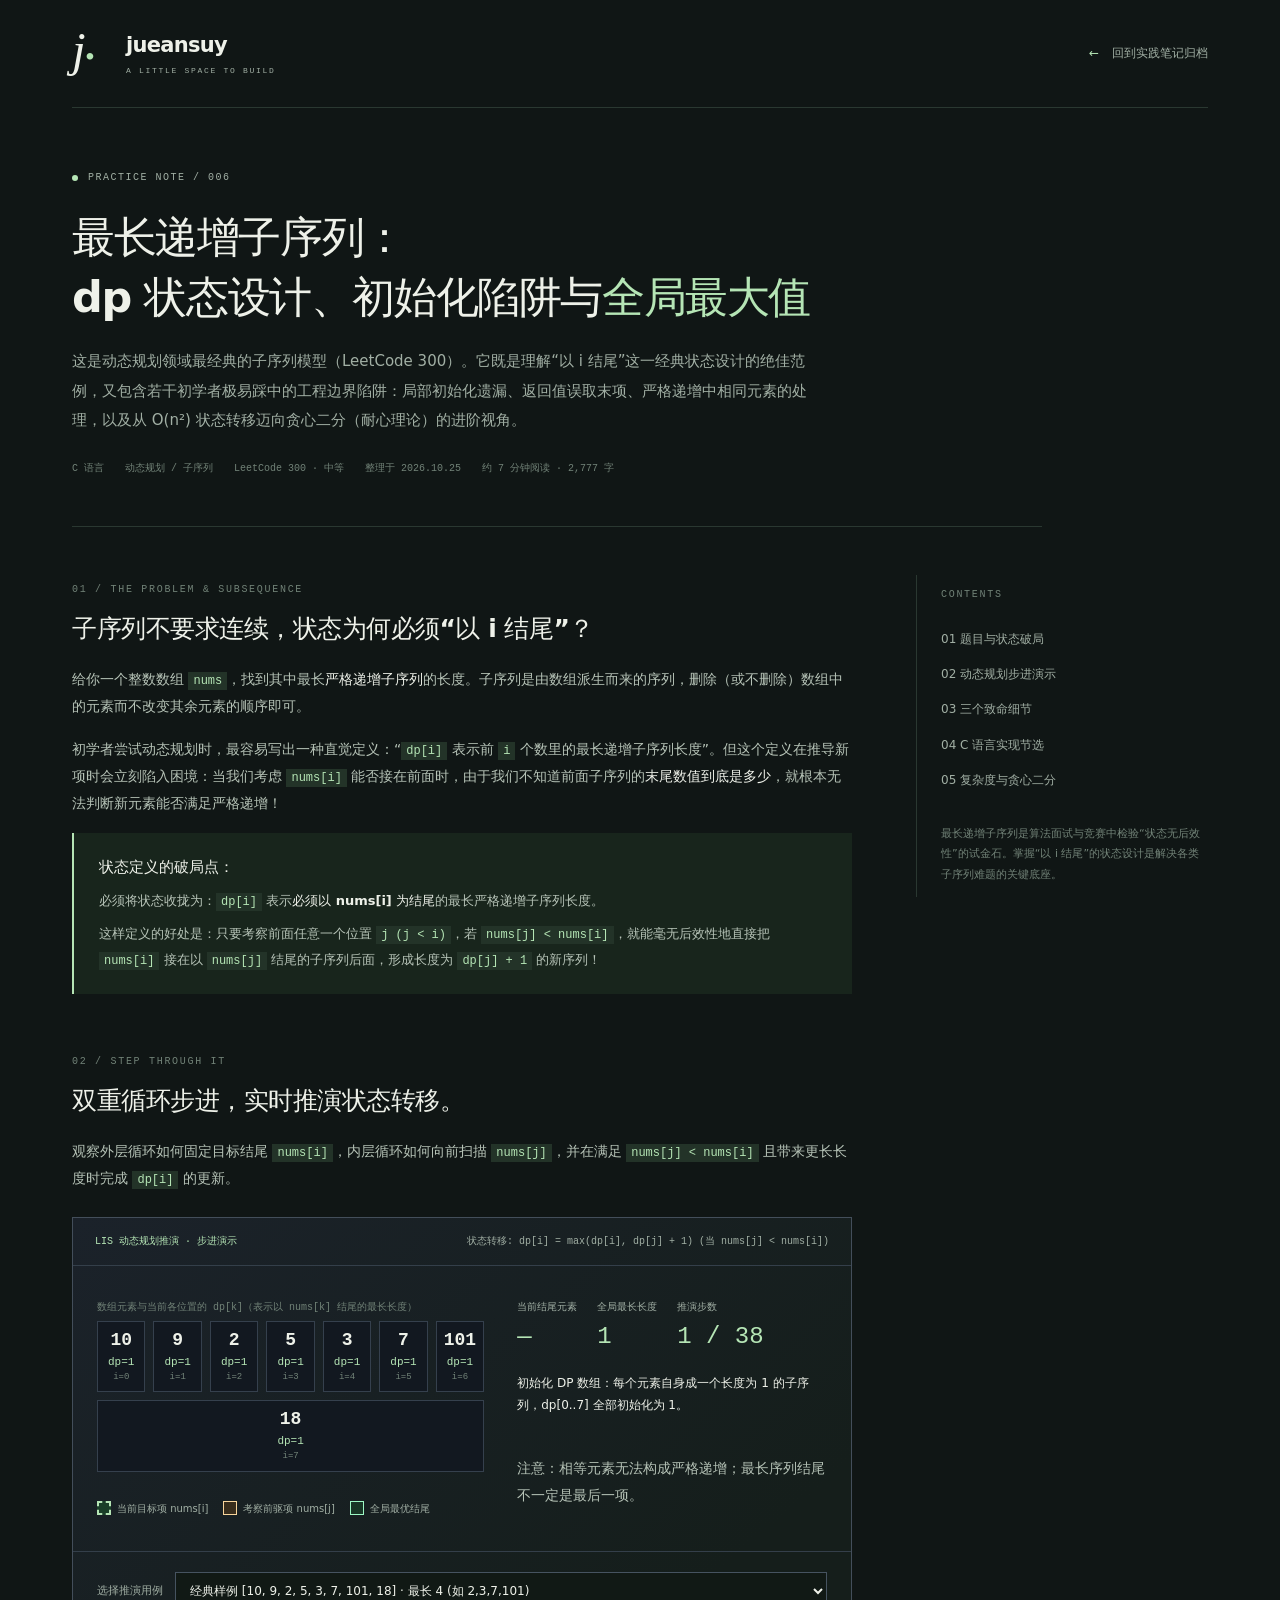
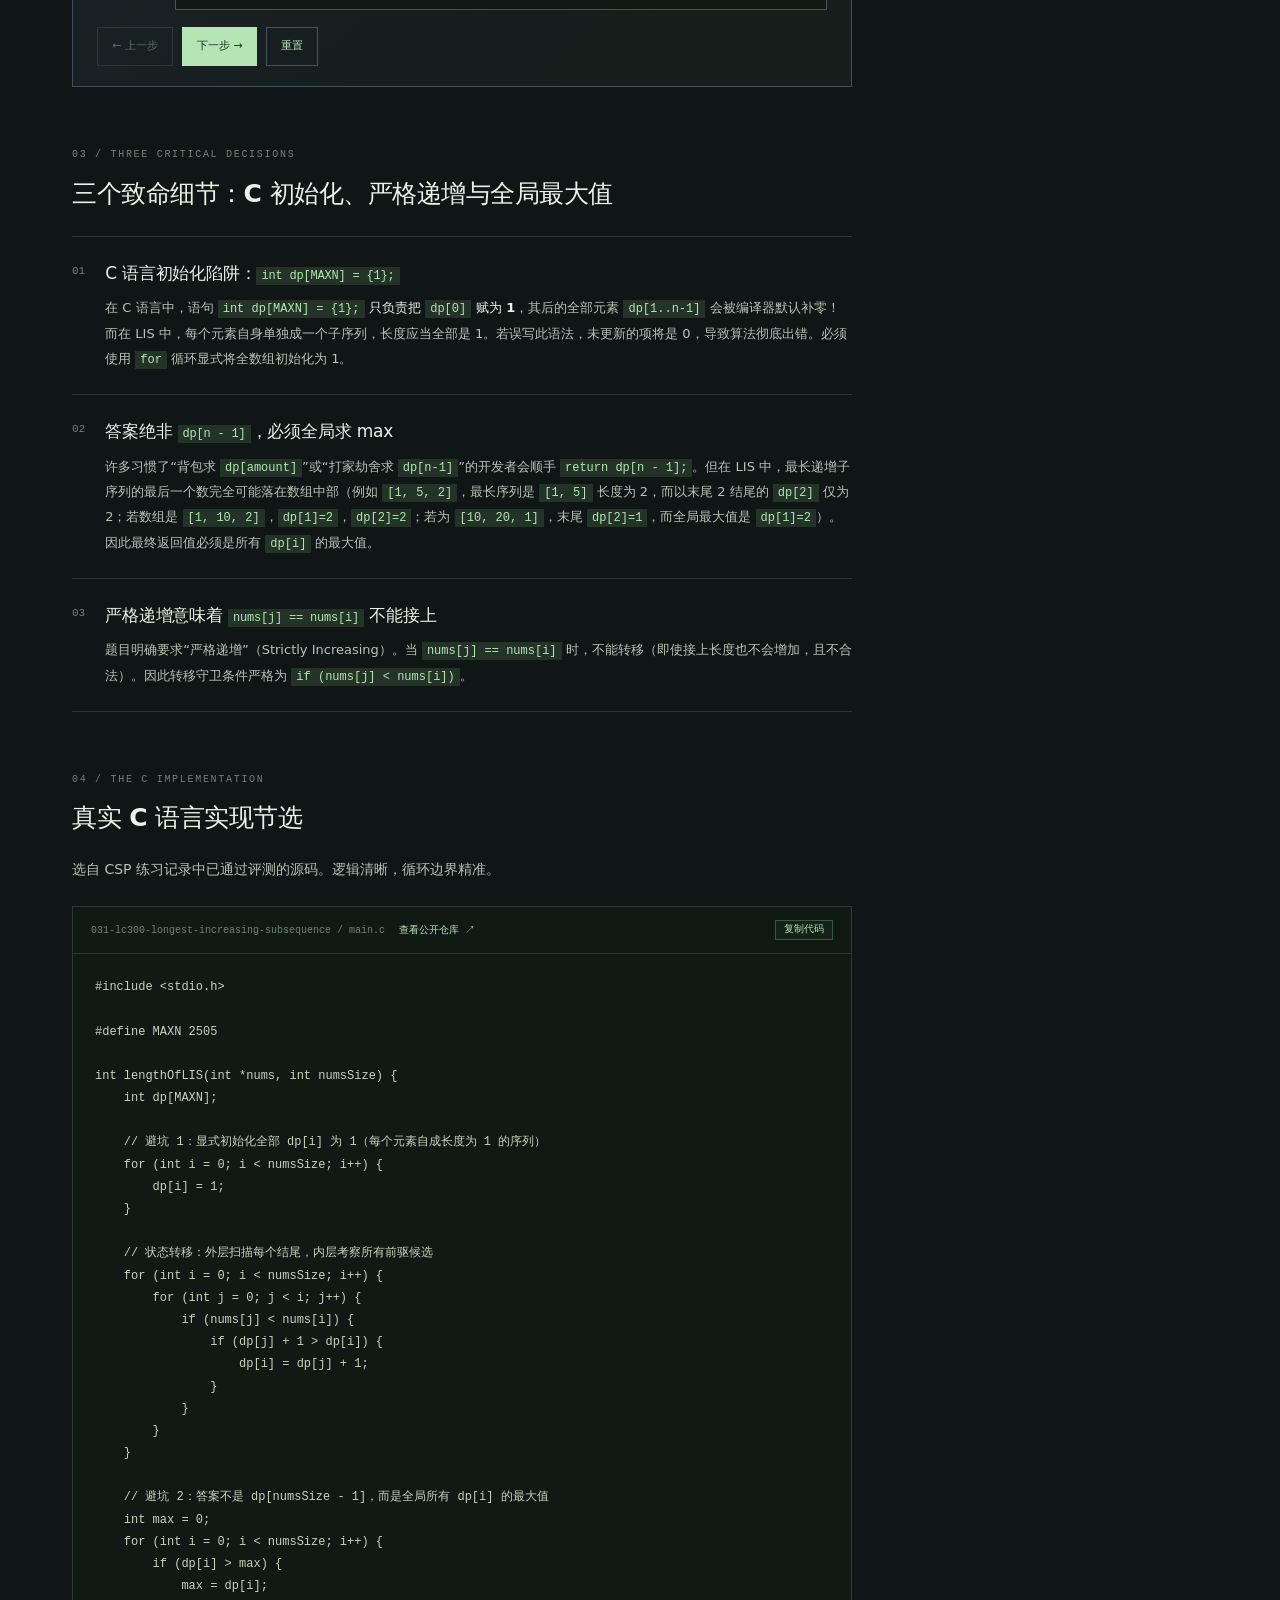
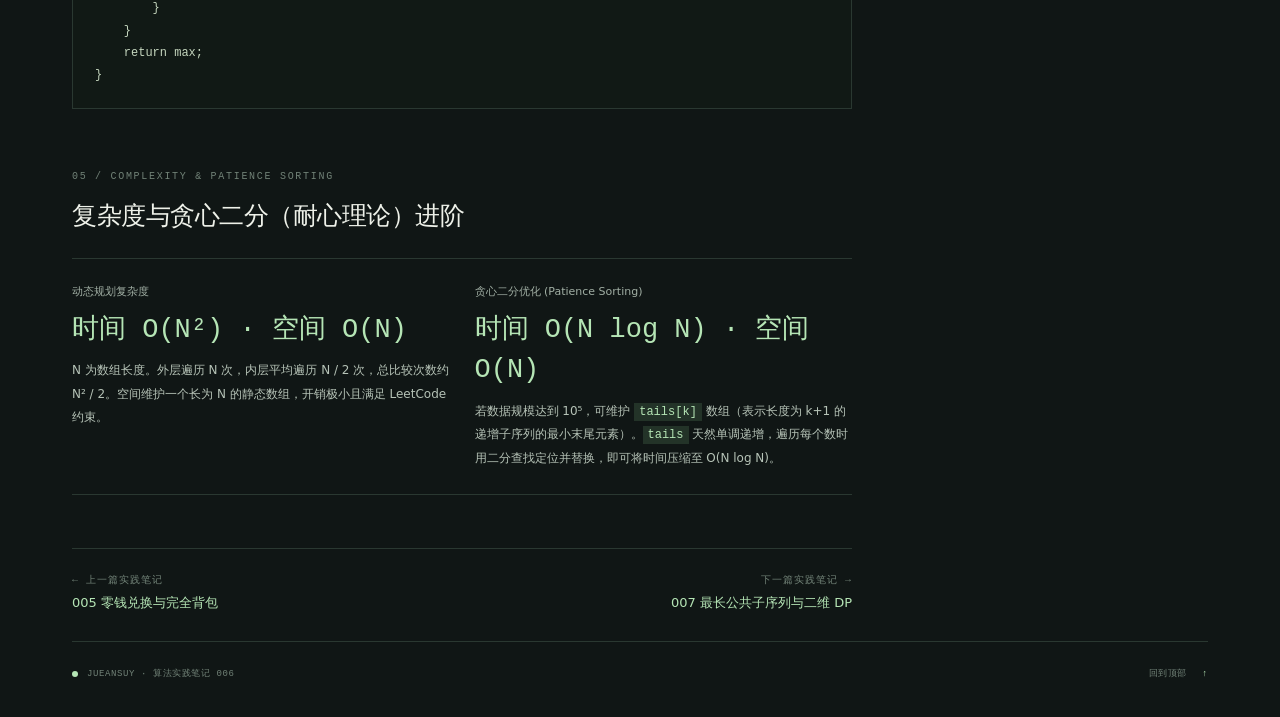
<file: notes/longest-increasing-subsequence.html>
<!doctype html>
<html lang="zh-CN">
<head>
  <meta charset="UTF-8">
  <meta name="viewport" content="width=device-width, initial-scale=1">
  <meta name="description" content="复盘 LeetCode 300 最长递增子序列：动态规划经典解法，dp 状态设计的本质，为什么 C 语言不能写 dp[MAXN]={1}，以及为什么答案必须在全局中取最大值。附动态推演步进演示与 C 源码节选。">
  <meta name="theme-color" content="#101615">
  <title>最长递增子序列：dp 状态设计、初始化陷阱与全局最大值 · Jueansuy</title>
  <link rel="icon" type="image/svg+xml" href="../favicon.svg">
  <link rel="stylesheet" href="../style.css">
  <meta property="og:type" content="article">
  <meta property="og:title" content="最长递增子序列：dp 状态设计、初始化陷阱与全局最大值 · Jueansuy">
  <meta property="og:description" content="复盘 LeetCode 300 最长递增子序列：动态规划经典解法，dp 状态设计的本质，为什么 C 语言不能写 dp[MAXN]={1}，以及为什么答案必须在全局中取最大值。附动态推演步进演示与 C 源码节选。">
  <meta property="og:url" content="https://www.jueansuy.cn/notes/longest-increasing-subsequence.html">
  <meta name="twitter:card" content="summary">
  <script type="module" src="../note-common.mjs"></script>
  <script type="module" src="../lis-demo.mjs"></script>
</head>
<body class="article-page">
  <a class="skip-link" href="#article-content">跳到笔记正文</a>
  <div class="site-shell">
    <header class="article-masthead">
      <a class="brand" href="../index.html" aria-label="Jueansuy 首页"><span class="brand-symbol">j<span>•</span></span><span>jueansuy<span class="brand-caption">A LITTLE SPACE TO BUILD</span></span></a>
      <a class="article-back" href="./index.html"><span aria-hidden="true">←</span> 回到实践笔记归档</a>
    </header>

    <main id="article-top">
      <header class="article-intro">
        <div class="eyebrow"><span class="status-dot"></span> PRACTICE NOTE / 006</div>
        <h1>最长递增子序列：<br>dp 状态设计、初始化陷阱与<span class="mint">全局最大值</span></h1>
        <p class="article-deck">这是动态规划领域最经典的子序列模型（LeetCode 300）。它既是理解“以 i 结尾”这一经典状态设计的绝佳范例，又包含若干初学者极易踩中的工程边界陷阱：局部初始化遗漏、返回值误取末项、严格递增中相同元素的处理，以及从 O(n²) 状态转移迈向贪心二分（耐心理论）的进阶视角。</p>
        <div class="article-meta"><span>C 语言</span><span>动态规划 / 子序列</span><span>LeetCode 300 · 中等</span><span>整理于 <time datetime="2026-10-25">2026.10.25</time></span></div>
      </header>

      <div class="article-layout">
        <article id="article-content" class="article-content" aria-label="最长递增子序列与动态规划复盘">
          <section class="article-section" aria-labelledby="problem-title">
            <span class="section-index">01 / THE PROBLEM & SUBSEQUENCE</span>
            <h2 id="problem-title">子序列不要求连续，状态为何必须“以 i 结尾”？</h2>
            <p>给你一个整数数组 <code>nums</code>，找到其中最长<strong>严格递增子序列</strong>的长度。子序列是由数组派生而来的序列，删除（或不删除）数组中的元素而不改变其余元素的顺序即可。</p>
            <p>初学者尝试动态规划时，最容易写出一种直觉定义：“<code>dp[i]</code> 表示前 <code>i</code> 个数里的最长递增子序列长度”。但这个定义在推导新项时会立刻陷入困境：当我们考虑 <code>nums[i]</code> 能否接在前面时，由于我们不知道前面子序列的<strong>末尾数值到底是多少</strong>，就根本无法判断新元素能否满足严格递增！</p>
            <div class="article-insight">
              <strong>状态定义的破局点：</strong>
              <p>必须将状态收拢为：<code>dp[i]</code> 表示<strong>必须以 nums[i] 为结尾</strong>的最长严格递增子序列长度。</p>
              <p>这样定义的好处是：只要考察前面任意一个位置 <code>j (j &lt; i)</code>，若 <code>nums[j] &lt; nums[i]</code>，就能毫无后效性地直接把 <code>nums[i]</code> 接在以 <code>nums[j]</code> 结尾的子序列后面，形成长度为 <code>dp[j] + 1</code> 的新序列！</p>
            </div>
          </section>

          <section id="lis-demo" class="article-section" aria-labelledby="demo-title">
            <span class="section-index">02 / STEP THROUGH IT</span>
            <h2 id="demo-title">双重循环步进，实时推演状态转移。</h2>
            <p>观察外层循环如何固定目标结尾 <code>nums[i]</code>，内层循环如何向前扫描 <code>nums[j]</code>，并在满足 <code>nums[j] &lt; nums[i]</code> 且带来更长长度时完成 <code>dp[i]</code> 的更新。</p>
            <div class="lis-demo-panel">
              <div class="lis-demo-heading">
                <span>LIS 动态规划推演 · 步进演示</span>
                <span>状态转移: dp[i] = max(dp[i], dp[j] + 1) (当 nums[j] &lt; nums[i])</span>
              </div>
              <div class="lis-stage">
                <div class="lis-visuals">
                  <div class="lis-row">
                    <span class="lis-row-label">数组元素与当前各位置的 dp[k]（表示以 nums[k] 结尾的最长长度）</span>
                    <div id="lis-grid" class="lis-grid" role="group" aria-label="LIS 状态单元格"></div>
                  </div>
                  <ul class="lis-legend" aria-label="图例">
                    <li><span class="legend-swatch swatch-active"></span> 当前目标项 nums[i]</li>
                    <li><span class="legend-swatch swatch-source"></span> 考察前驱项 nums[j]</li>
                    <li><span class="legend-swatch swatch-best"></span> 全局最优结尾</li>
                  </ul>
                </div>
                <div class="lis-readout">
                  <div class="lis-metrics">
                    <div><span>当前结尾元素</span><p><strong id="lis-current">—</strong></p></div>
                    <div><span>全局最长长度</span><p><strong id="lis-max">1</strong></p></div>
                    <div><span>推演步数</span><p><strong id="lis-step">1 / 1</strong></p></div>
                  </div>
                  <p id="lis-status" role="status" aria-live="polite" aria-atomic="true">初始化状态：dp 数组全部设为 1。</p>
                  <p class="lis-reading-hint">注意：相等元素无法构成严格递增；最长序列结尾不一定是最后一项。</p>
                </div>
              </div>
              <div id="lis-controls" class="lis-controls" hidden>
                <div class="lis-scenario-field">
                  <label for="lis-scenario">选择推演用例</label>
                  <select id="lis-scenario">
                    <option value="standard">经典样例 [10, 9, 2, 5, 3, 7, 101, 18] · 最长 4 (如 2,3,7,101)</option>
                    <option value="duplicates">全相同元素 [7, 7, 7, 7, 7] · 严格递增陷阱，长度为 1</option>
                    <option value="zigzag">波折起伏 [4, 10, 4, 3, 8, 9] · 最长 3 (如 4,8,9 或 3,8,9)</option>
                    <option value="decreasing">单调递减 [9, 8, 7, 6, 5] · 无任何递增对，长度为 1</option>
                    <option value="increasing">单调递增 [1, 3, 6, 7, 9, 12] · 完整连续接续，最长 6</option>
                  </select>
                </div>
                <div class="lis-step-buttons">
                  <button id="lis-prev" type="button">← 上一步</button>
                  <button id="lis-next" type="button">下一步 →</button>
                  <button id="lis-reset" type="button">重置</button>
                </div>
              </div>
              <noscript><p class="lis-noscript">步进演示需要 JavaScript。下方保留了完整推导过程与 C 语言核心实现。</p></noscript>
            </div>
          </section>

          <section id="lis-decisions" class="article-section" aria-labelledby="decisions-title">
            <span class="section-index">03 / THREE CRITICAL DECISIONS</span>
            <h2 id="decisions-title">三个致命细节：C 初始化、严格递增与全局最大值</h2>
            <ol class="article-steps">
              <li><span class="article-step-number">01</span><div><h3>C 语言初始化陷阱：<code>int dp[MAXN] = {1};</code></h3><p>在 C 语言中，语句 <code>int dp[MAXN] = {1};</code> <strong>只负责把 <code>dp[0]</code> 赋为 1</strong>，其后的全部元素 <code>dp[1..n-1]</code> 会被编译器默认补零！而在 LIS 中，每个元素自身单独成一个子序列，长度应当全部是 1。若误写此语法，未更新的项将是 0，导致算法彻底出错。必须使用 <code>for</code> 循环显式将全数组初始化为 1。</p></div></li>
              <li><span class="article-step-number">02</span><div><h3>答案绝非 <code>dp[n - 1]</code>，必须全局求 max</h3><p>许多习惯了“背包求 <code>dp[amount]</code>”或“打家劫舍求 <code>dp[n-1]</code>”的开发者会顺手 <code>return dp[n - 1];</code>。但在 LIS 中，最长递增子序列的最后一个数完全可能落在数组中部（例如 <code>[1, 5, 2]</code>，最长序列是 <code>[1, 5]</code> 长度为 2，而以末尾 2 结尾的 <code>dp[2]</code> 仅为 2；若数组是 <code>[1, 10, 2]</code>，<code>dp[1]=2</code>，<code>dp[2]=2</code>；若为 <code>[10, 20, 1]</code>，末尾 <code>dp[2]=1</code>，而全局最大值是 <code>dp[1]=2</code>）。因此最终返回值必须是所有 <code>dp[i]</code> 的最大值。</p></div></li>
              <li><span class="article-step-number">03</span><div><h3>严格递增意味着 <code>nums[j] == nums[i]</code> 不能接上</h3><p>题目明确要求“严格递增”（Strictly Increasing）。当 <code>nums[j] == nums[i]</code> 时，不能转移（即使接上长度也不会增加，且不合法）。因此转移守卫条件严格为 <code>if (nums[j] &lt; nums[i])</code>。</p></div></li>
            </ol>
          </section>

          <section class="article-section" aria-labelledby="code-title">
            <span class="section-index">04 / THE C IMPLEMENTATION</span>
            <h2 id="code-title">真实 C 语言实现节选</h2>
            <p>选自 CSP 练习记录中已通过评测的源码。逻辑清晰，循环边界精准。</p>
            <div class="article-code-panel">
              <div class="article-code-caption">
                <span>031-lc300-longest-increasing-subsequence / main.c</span>
                <a href="https://github.com/JUEANSUY/csp" target="_blank" rel="noopener noreferrer">查看公开仓库 ↗</a>
              </div>
              <pre><code>#include &lt;stdio.h&gt;

#define MAXN 2505

int lengthOfLIS(int *nums, int numsSize) {
    int dp[MAXN];

    // 避坑 1：显式初始化全部 dp[i] 为 1（每个元素自成长度为 1 的序列）
    for (int i = 0; i &lt; numsSize; i++) {
        dp[i] = 1;
    }

    // 状态转移：外层扫描每个结尾，内层考察所有前驱候选
    for (int i = 0; i &lt; numsSize; i++) {
        for (int j = 0; j &lt; i; j++) {
            if (nums[j] &lt; nums[i]) {
                if (dp[j] + 1 &gt; dp[i]) {
                    dp[i] = dp[j] + 1;
                }
            }
        }
    }

    // 避坑 2：答案不是 dp[numsSize - 1]，而是全局所有 dp[i] 的最大值
    int max = 0;
    for (int i = 0; i &lt; numsSize; i++) {
        if (dp[i] &gt; max) {
            max = dp[i];
        }
    }
    return max;
}</code></pre>
            </div>
          </section>

          <section class="article-section" aria-labelledby="complexity-title">
            <span class="section-index">05 / COMPLEXITY & PATIENCE SORTING</span>
            <h2 id="complexity-title">复杂度与贪心二分（耐心理论）进阶</h2>
            <div class="article-complexity">
              <div>
                <span>动态规划复杂度</span>
                <strong>时间 O(N²) · 空间 O(N)</strong>
                <p>N 为数组长度。外层遍历 N 次，内层平均遍历 N / 2 次，总比较次数约 N² / 2。空间维护一个长为 N 的静态数组，开销极小且满足 LeetCode 约束。</p>
              </div>
              <div>
                <span>贪心二分优化 (Patience Sorting)</span>
                <strong>时间 O(N log N) · 空间 O(N)</strong>
                <p>若数据规模达到 10⁵，可维护 <code>tails[k]</code> 数组（表示长度为 k+1 的递增子序列的最小末尾元素）。<code>tails</code> 天然单调递增，遍历每个数时用二分查找定位并替换，即可将时间压缩至 O(N log N)。</p>
              </div>
            </div>
          </section>

          <nav class="article-nav" aria-label="实践笔记导航">
            <a class="nav-prev" href="./coin-change.html"><span class="nav-dir">← 上一篇实践笔记</span><span>005 零钱兑换与完全背包</span></a>
            <a class="nav-next" href="./longest-common-subsequence.html"><span class="nav-dir">下一篇实践笔记 →</span><span>007 最长公共子序列与二维 DP</span></a>
          </nav>
        </article>

        <aside class="article-toc" aria-label="本篇目录">
          <span class="section-index">CONTENTS</span>
          <nav>
            <a href="#problem-title">01 题目与状态破局</a>
            <a href="#demo-title">02 动态规划步进演示</a>
            <a href="#decisions-title">03 三个致命细节</a>
            <a href="#code-title">04 C 语言实现节选</a>
            <a href="#complexity-title">05 复杂度与贪心二分</a>
          </nav>
          <p>最长递增子序列是算法面试与竞赛中检验“状态无后效性”的试金石。掌握“以 i 结尾”的状态设计是解决各类子序列难题的关键底座。</p>
        </aside>
      </div>
    </main>

    <footer class="site-footer">
      <span><span class="status-dot"></span> JUEANSUY · 算法实践笔记 006</span>
      <a href="#article-top">回到顶部 <span>↑</span></a>
    </footer>
  </div>
</body>
</html>
</file>
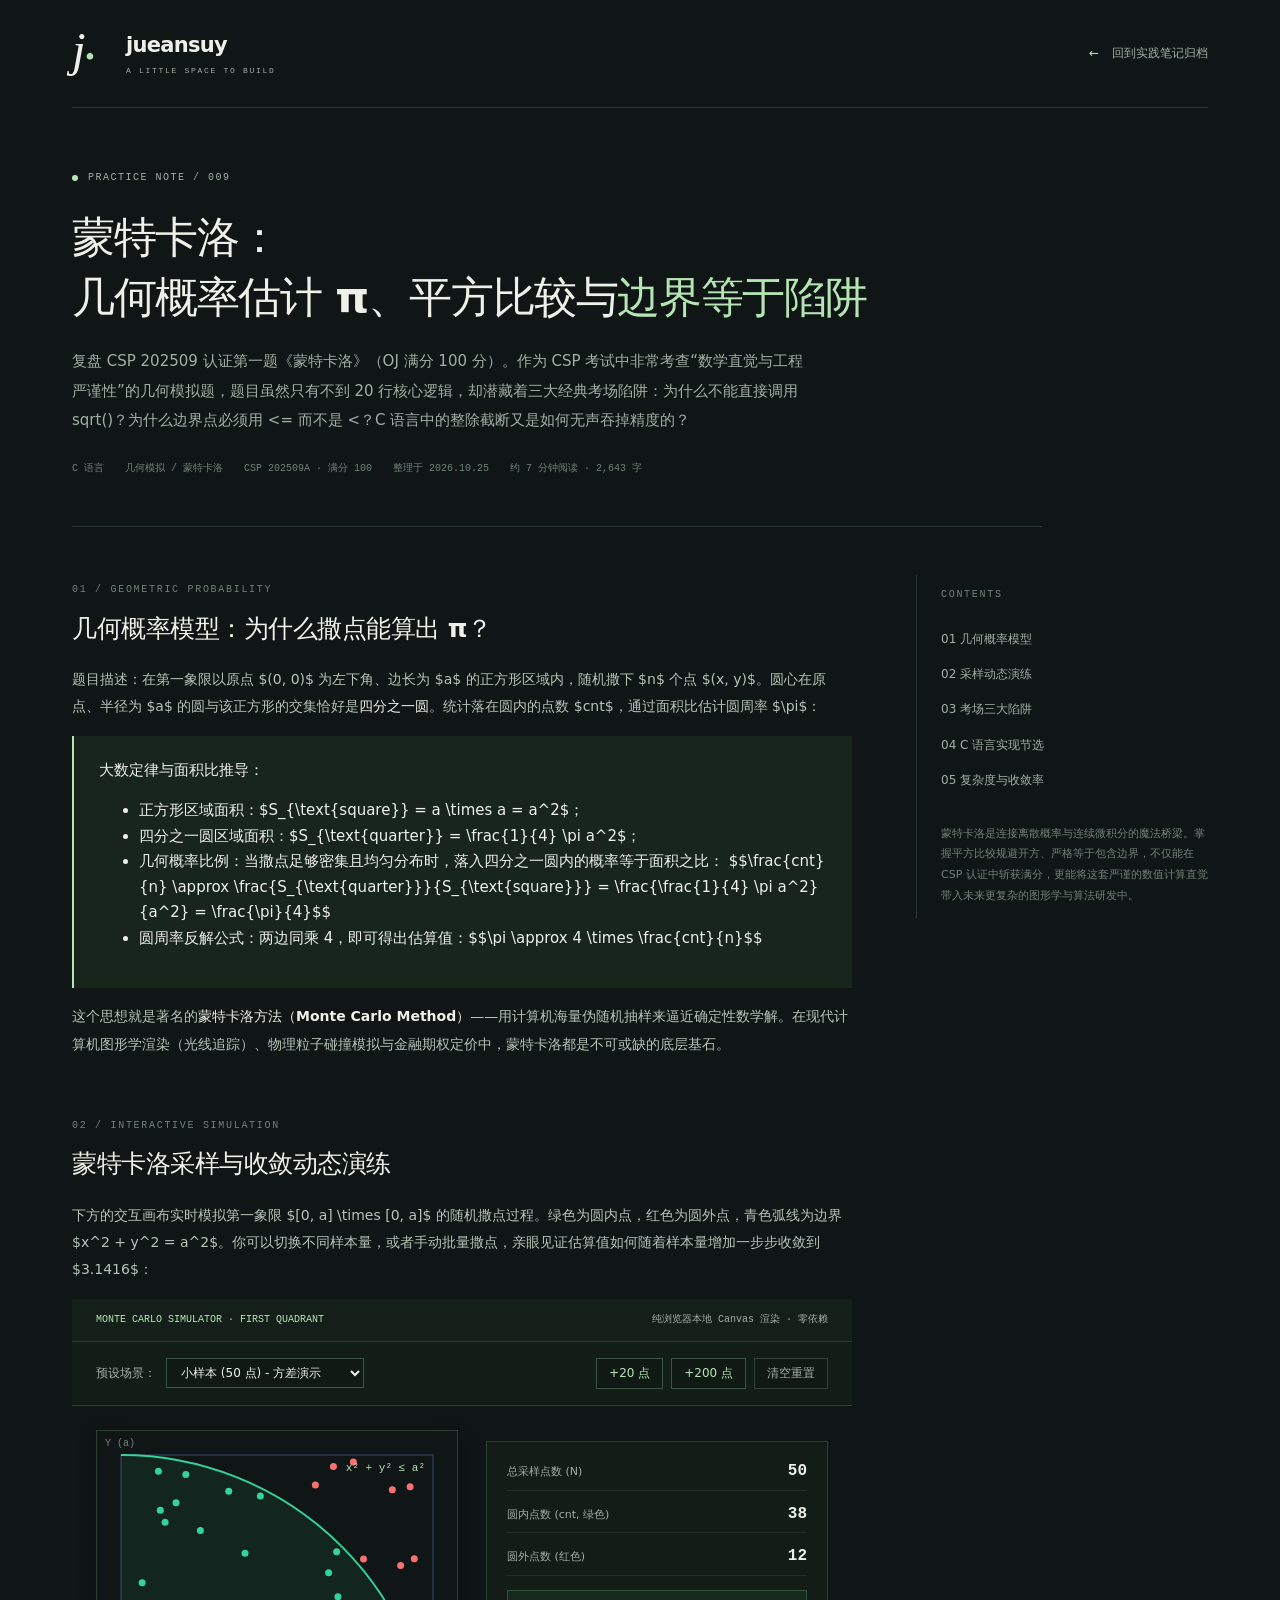
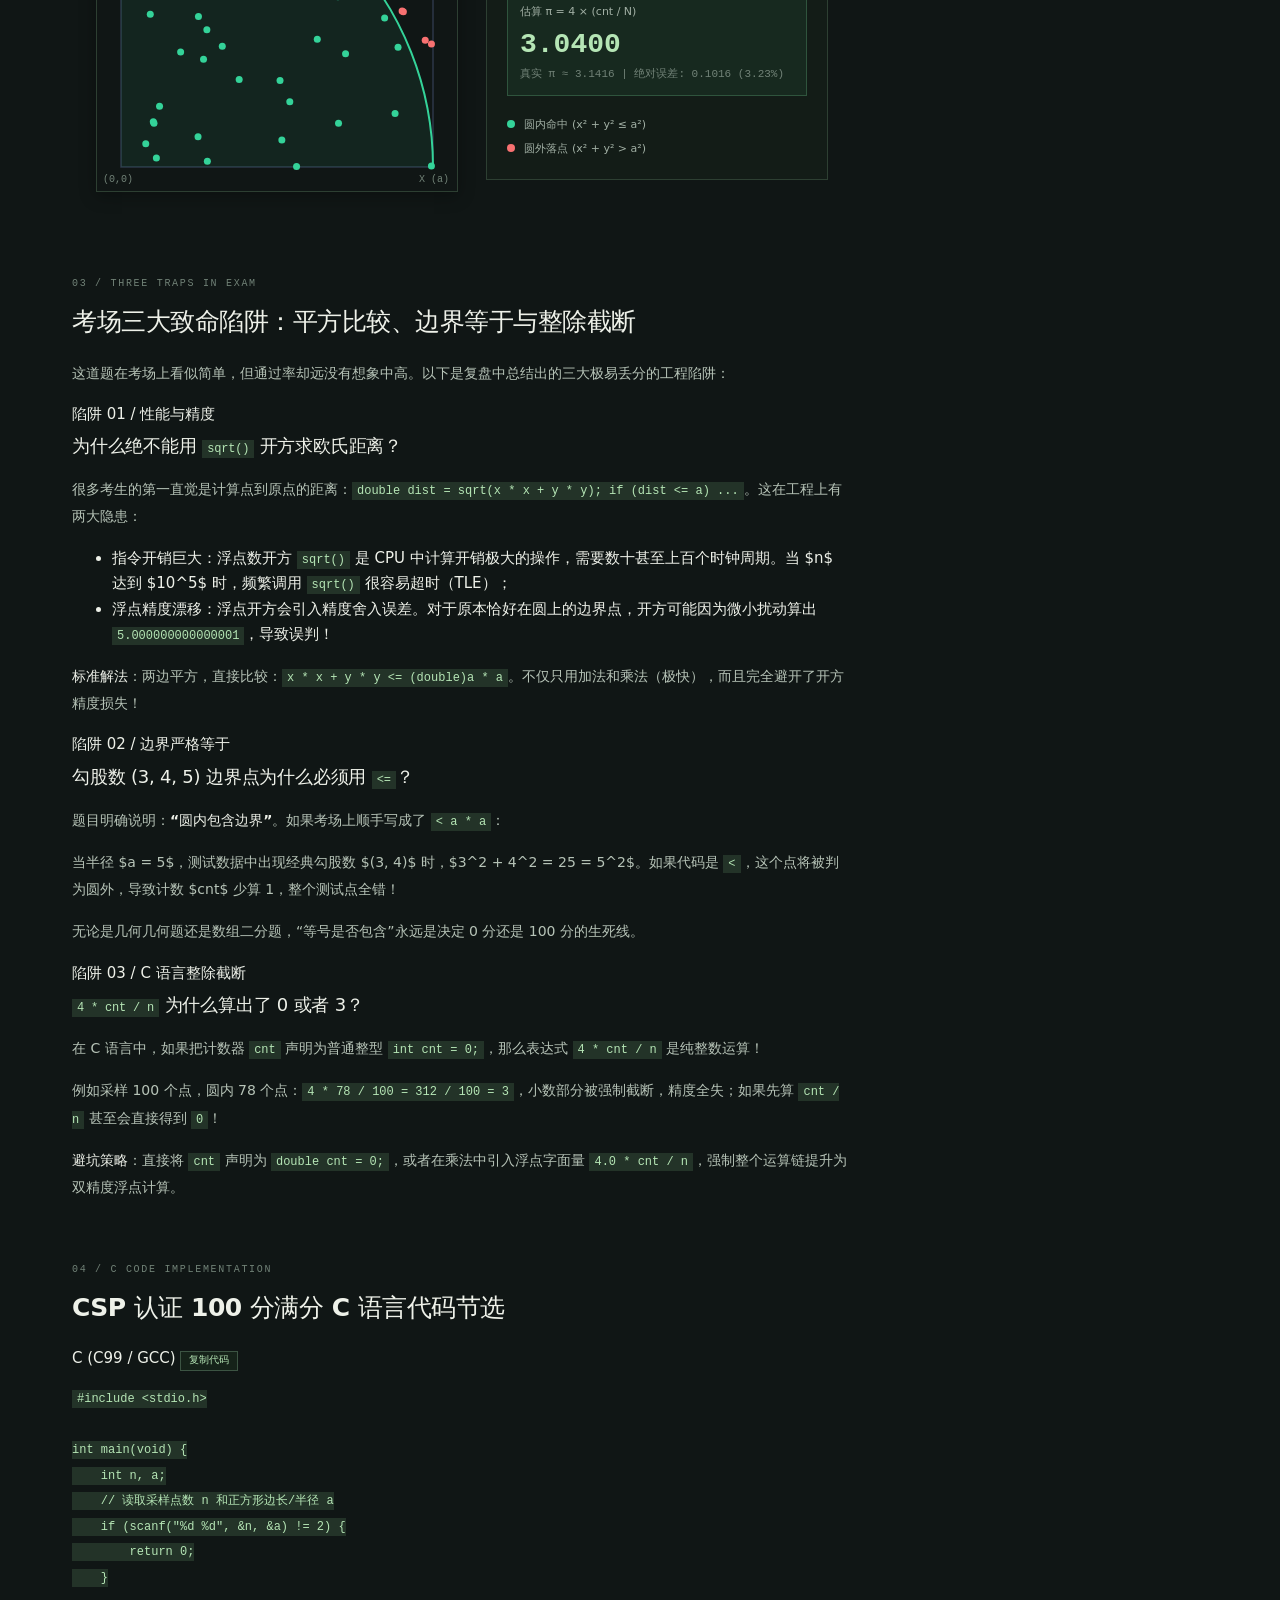
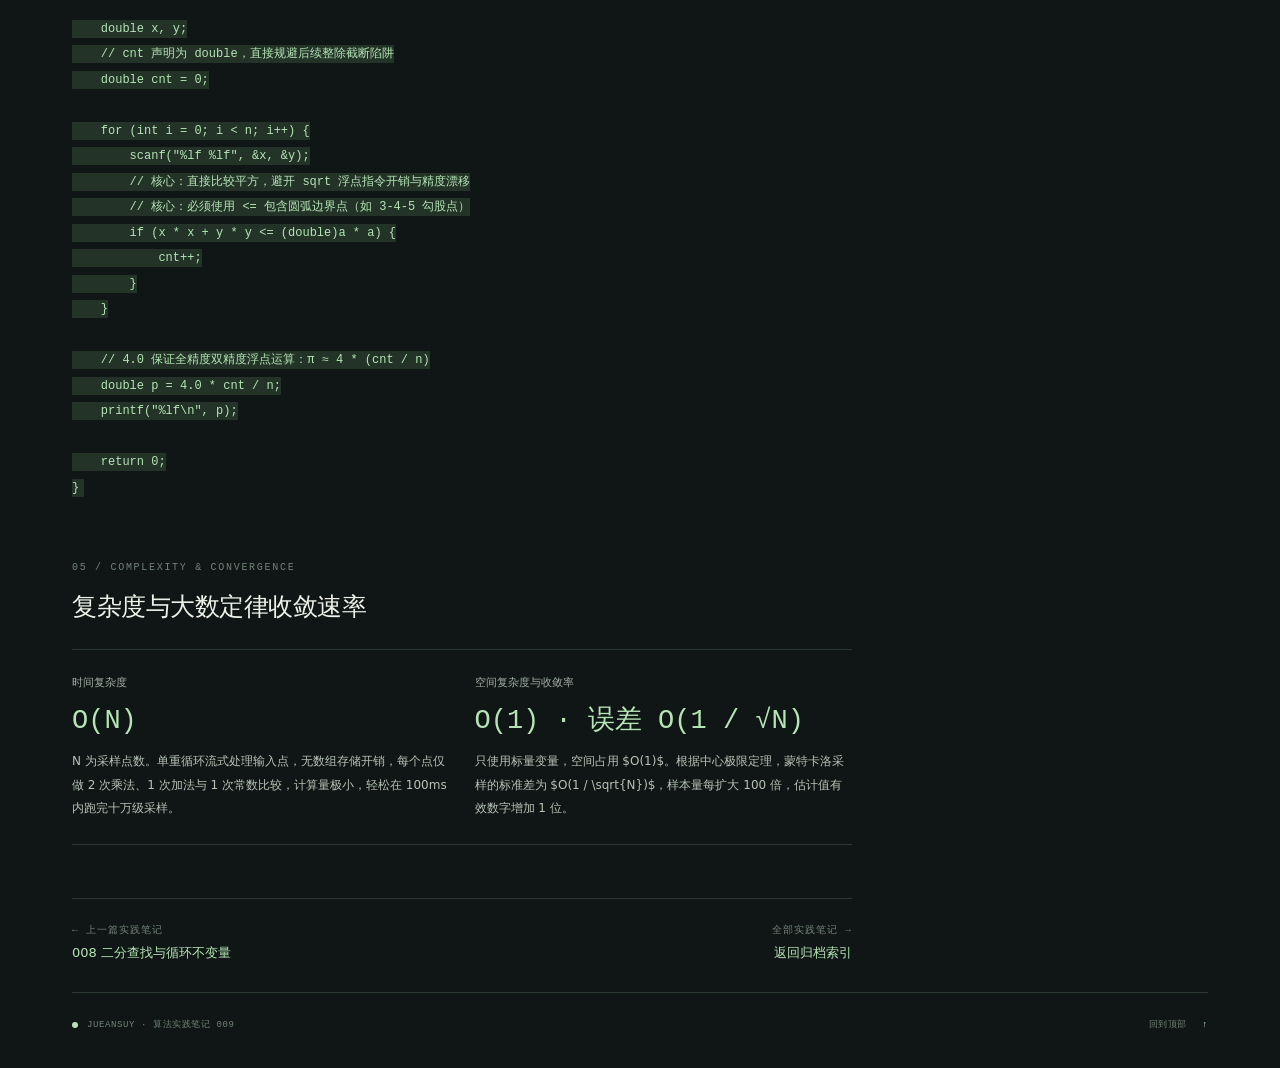
<file: notes/monte-carlo.html>
<!doctype html>
<html lang="zh-CN">
<head>
  <meta charset="UTF-8">
  <meta name="viewport" content="width=device-width, initial-scale=1">
  <meta name="description" content="复盘 CSP 202509 第一题《蒙特卡洛》：几何概率采样估计圆周率 π、为什么必须用平方比较规避 sqrt 浮点性能与精度开销、勾股数 (3, 4) 边界必须包含的等于陷阱，以及 C 语言浮点除法截断细节。附实时 Canvas 几何概率采样演示与 C 语言源码。">
  <meta name="theme-color" content="#101615">
  <title>蒙特卡洛：几何概率估计 π、平方比较与边界等于陷阱 · Jueansuy</title>
  <link rel="icon" type="image/svg+xml" href="../favicon.svg">
  <link rel="manifest" href="../site.webmanifest">
  <link rel="stylesheet" href="../style.css">
  <meta property="og:type" content="article">
  <meta property="og:title" content="蒙特卡洛：几何概率估计 π、平方比较与边界等于陷阱 · Jueansuy">
  <meta property="og:description" content="复盘 CSP 202509 第一题《蒙特卡洛》：几何概率采样估计圆周率 π、为什么必须用平方比较规避 sqrt 浮点性能与精度开销、勾股数 (3, 4) 边界必须包含的等于陷阱，以及 C 语言浮点除法截断细节。附实时 Canvas 几何概率采样演示与 C 语言源码。">
  <meta property="og:url" content="https://www.jueansuy.cn/notes/monte-carlo.html">
  <meta name="twitter:card" content="summary">
  <script type="module" src="../note-common.mjs"></script>
  <script type="module" src="../monte-carlo-demo.mjs"></script>
</head>
<body class="article-page">
  <a class="skip-link" href="#article-content">跳到笔记正文</a>
  <div class="site-shell">
    <header class="article-masthead">
      <a class="brand" href="../index.html" aria-label="Jueansuy 首页"><span class="brand-symbol">j<span>•</span></span><span>jueansuy<span class="brand-caption">A LITTLE SPACE TO BUILD</span></span></a>
      <a class="article-back" href="./index.html"><span aria-hidden="true">←</span> 回到实践笔记归档</a>
    </header>

    <main id="article-top">
      <header class="article-intro">
        <div class="eyebrow"><span class="status-dot"></span> PRACTICE NOTE / 009</div>
        <h1>蒙特卡洛：<br>几何概率估计 π、平方比较与<span class="mint">边界等于陷阱</span></h1>
        <p class="article-deck">复盘 CSP 202509 认证第一题《蒙特卡洛》（OJ 满分 100 分）。作为 CSP 考试中非常考查“数学直觉与工程严谨性”的几何模拟题，题目虽然只有不到 20 行核心逻辑，却潜藏着三大经典考场陷阱：为什么不能直接调用 sqrt()？为什么边界点必须用 &lt;= 而不是 &lt;？C 语言中的整除截断又是如何无声吞掉精度的？</p>
        <div class="article-meta"><span>C 语言</span><span>几何模拟 / 蒙特卡洛</span><span>CSP 202509A · 满分 100</span><span>整理于 <time datetime="2026-10-25">2026.10.25</time></span></div>
      </header>

      <div class="article-layout">
        <article id="article-content" class="article-content" aria-label="蒙特卡洛算法复盘">
          <section class="article-section" aria-labelledby="problem-title">
            <span class="section-index">01 / GEOMETRIC PROBABILITY</span>
            <h2 id="problem-title">几何概率模型：为什么撒点能算出 π？</h2>
            <p>题目描述：在第一象限以原点 $(0, 0)$ 为左下角、边长为 $a$ 的正方形区域内，随机撒下 $n$ 个点 $(x, y)$。圆心在原点、半径为 $a$ 的圆与该正方形的交集恰好是<strong>四分之一圆</strong>。统计落在圆内的点数 $cnt$，通过面积比估计圆周率 $\pi$：</p>
            <div class="article-insight">
              <strong>大数定律与面积比推导：</strong>
              <ul>
                <li><strong>正方形区域面积</strong>：$S_{\text{square}} = a \times a = a^2$；</li>
                <li><strong>四分之一圆区域面积</strong>：$S_{\text{quarter}} = \frac{1}{4} \pi a^2$；</li>
                <li><strong>几何概率比例</strong>：当撒点足够密集且均匀分布时，落入四分之一圆内的概率等于面积之比：
                  $$\frac{cnt}{n} \approx \frac{S_{\text{quarter}}}{S_{\text{square}}} = \frac{\frac{1}{4} \pi a^2}{a^2} = \frac{\pi}{4}$$
                </li>
                <li><strong>圆周率反解公式</strong>：两边同乘 4，即可得出估算值：$$\pi \approx 4 \times \frac{cnt}{n}$$</li>
              </ul>
            </div>
            <p>这个思想就是著名的<strong>蒙特卡洛方法（Monte Carlo Method）</strong>——用计算机海量伪随机抽样来逼近确定性数学解。在现代计算机图形学渲染（光线追踪）、物理粒子碰撞模拟与金融期权定价中，蒙特卡洛都是不可或缺的底层基石。</p>
          </section>

          <section class="article-section" aria-labelledby="demo-title">
            <span class="section-index">02 / INTERACTIVE SIMULATION</span>
            <h2 id="demo-title">蒙特卡洛采样与收敛动态演练</h2>
            <p>下方的交互画布实时模拟第一象限 $[0, a] \times [0, a]$ 的随机撒点过程。绿色为圆内点，红色为圆外点，青色弧线为边界 $x^2 + y^2 = a^2$。你可以切换不同样本量，或者手动批量撒点，亲眼见证估算值如何随着样本量增加一步步收敛到 $3.1416$：</p>

            <div class="article-demo-box">
              <div class="mc-demo-heading">
                <span>MONTE CARLO SIMULATOR · FIRST QUADRANT</span>
                <span>纯浏览器本地 Canvas 渲染 · 零依赖</span>
              </div>
              <div id="monte-carlo-simulator"></div>
            </div>
          </section>

          <section class="article-section" aria-labelledby="decisions-title">
            <span class="section-index">03 / THREE TRAPS IN EXAM</span>
            <h2 id="decisions-title">考场三大致命陷阱：平方比较、边界等于与整除截断</h2>
            <p>这道题在考场上看似简单，但通过率却远没有想象中高。以下是复盘中总结出的三大极易丢分的工程陷阱：</p>

            <div class="article-decision-card">
              <div class="decision-kicker">陷阱 01 / 性能与精度</div>
              <h3>为什么绝不能用 <code>sqrt()</code> 开方求欧氏距离？</h3>
              <p>很多考生的第一直觉是计算点到原点的距离：<code>double dist = sqrt(x * x + y * y); if (dist &lt;= a) ...</code>。这在工程上有两大隐患：</p>
              <ul>
                <li><strong>指令开销巨大</strong>：浮点数开方 <code>sqrt()</code> 是 CPU 中计算开销极大的操作，需要数十甚至上百个时钟周期。当 $n$ 达到 $10^5$ 时，频繁调用 <code>sqrt()</code> 很容易超时（TLE）；</li>
                <li><strong>浮点精度漂移</strong>：浮点开方会引入精度舍入误差。对于原本恰好在圆上的边界点，开方可能因为微小扰动算出 <code>5.000000000000001</code>，导致误判！</li>
              </ul>
              <p><strong>标准解法</strong>：两边平方，直接比较：<code>x * x + y * y &lt;= (double)a * a</code>。不仅只用加法和乘法（极快），而且完全避开了开方精度损失！</p>
            </div>

            <div class="article-decision-card">
              <div class="decision-kicker">陷阱 02 / 边界严格等于</div>
              <h3>勾股数 (3, 4, 5) 边界点为什么必须用 <code>&lt;=</code>？</h3>
              <p>题目明确说明：<strong>“圆内包含边界”</strong>。如果考场上顺手写成了 <code>&lt; a * a</code>：</p>
              <p>当半径 $a = 5$，测试数据中出现经典勾股数 $(3, 4)$ 时，$3^2 + 4^2 = 25 = 5^2$。如果代码是 <code>&lt;</code>，这个点将被判为圆外，导致计数 $cnt$ 少算 1，整个测试点全错！</p>
              <p>无论是几何几何题还是数组二分题，“等号是否包含”永远是决定 0 分还是 100 分的生死线。</p>
            </div>

            <div class="article-decision-card">
              <div class="decision-kicker">陷阱 03 / C 语言整除截断</div>
              <h3><code>4 * cnt / n</code> 为什么算出了 0 或者 3？</h3>
              <p>在 C 语言中，如果把计数器 <code>cnt</code> 声明为普通整型 <code>int cnt = 0;</code>，那么表达式 <code>4 * cnt / n</code> 是纯整数运算！</p>
              <p>例如采样 100 个点，圆内 78 个点：<code>4 * 78 / 100 = 312 / 100 = 3</code>，小数部分被强制截断，精度全失；如果先算 <code>cnt / n</code> 甚至会直接得到 <code>0</code>！</p>
              <p><strong>避坑策略</strong>：直接将 <code>cnt</code> 声明为 <code>double cnt = 0;</code>，或者在乘法中引入浮点字面量 <code>4.0 * cnt / n</code>，强制整个运算链提升为双精度浮点计算。</p>
            </div>
          </section>

          <section class="article-section" aria-labelledby="code-title">
            <span class="section-index">04 / C CODE IMPLEMENTATION</span>
            <h2 id="code-title">CSP 认证 100 分满分 C 语言代码节选</h2>
            <div class="article-code-block">
              <div class="code-block-header">
                <span class="code-lang">C (C99 / GCC)</span>
                <button type="button" class="code-copy-btn" aria-label="复制代码">复制代码</button>
              </div>
              <pre><code>#include &lt;stdio.h&gt;

int main(void) {
    int n, a;
    // 读取采样点数 n 和正方形边长/半径 a
    if (scanf("%d %d", &n, &a) != 2) {
        return 0;
    }

    double x, y;
    // cnt 声明为 double，直接规避后续整除截断陷阱
    double cnt = 0;

    for (int i = 0; i < n; i++) {
        scanf("%lf %lf", &x, &y);
        // 核心：直接比较平方，避开 sqrt 浮点指令开销与精度漂移
        // 核心：必须使用 <= 包含圆弧边界点（如 3-4-5 勾股点）
        if (x * x + y * y <= (double)a * a) {
            cnt++;
        }
    }

    // 4.0 保证全精度双精度浮点运算：π ≈ 4 * (cnt / n)
    double p = 4.0 * cnt / n;
    printf("%lf\n", p);

    return 0;
}</code></pre>
            </div>
          </section>

          <section class="article-section" aria-labelledby="complexity-title">
            <span class="section-index">05 / COMPLEXITY & CONVERGENCE</span>
            <h2 id="complexity-title">复杂度与大数定律收敛速率</h2>
            <div class="article-complexity">
              <div>
                <span>时间复杂度</span>
                <strong>O(N)</strong>
                <p>N 为采样点数。单重循环流式处理输入点，无数组存储开销，每个点仅做 2 次乘法、1 次加法与 1 次常数比较，计算量极小，轻松在 100ms 内跑完十万级采样。</p>
              </div>
              <div>
                <span>空间复杂度与收敛率</span>
                <strong>O(1) · 误差 O(1 / √N)</strong>
                <p>只使用标量变量，空间占用 $O(1)$。根据中心极限定理，蒙特卡洛采样的标准差为 $O(1 / \sqrt{N})$，样本量每扩大 100 倍，估计值有效数字增加 1 位。</p>
              </div>
            </div>
          </section>

          <nav class="article-nav" aria-label="实践笔记导航">
            <a class="nav-prev" href="./binary-search.html"><span class="nav-dir">← 上一篇实践笔记</span><span>008 二分查找与循环不变量</span></a>
            <a class="nav-next" href="./index.html"><span class="nav-dir">全部实践笔记 →</span><span>返回归档索引</span></a>
          </nav>
        </article>

        <aside class="article-toc" aria-label="本篇目录">
          <span class="section-index">CONTENTS</span>
          <nav>
            <a href="#problem-title">01 几何概率模型</a>
            <a href="#demo-title">02 采样动态演练</a>
            <a href="#decisions-title">03 考场三大陷阱</a>
            <a href="#code-title">04 C 语言实现节选</a>
            <a href="#complexity-title">05 复杂度与收敛率</a>
          </nav>
          <p>蒙特卡洛是连接离散概率与连续微积分的魔法桥梁。掌握平方比较规避开方、严格等于包含边界，不仅能在 CSP 认证中斩获满分，更能将这套严谨的数值计算直觉带入未来更复杂的图形学与算法研发中。</p>
        </aside>
      </div>
    </main>

    <footer class="site-footer">
      <span><span class="status-dot"></span> JUEANSUY · 算法实践笔记 009</span>
      <a href="#article-top">回到顶部 <span>↑</span></a>
    </footer>
  </div>
</body>
</html>
</file>
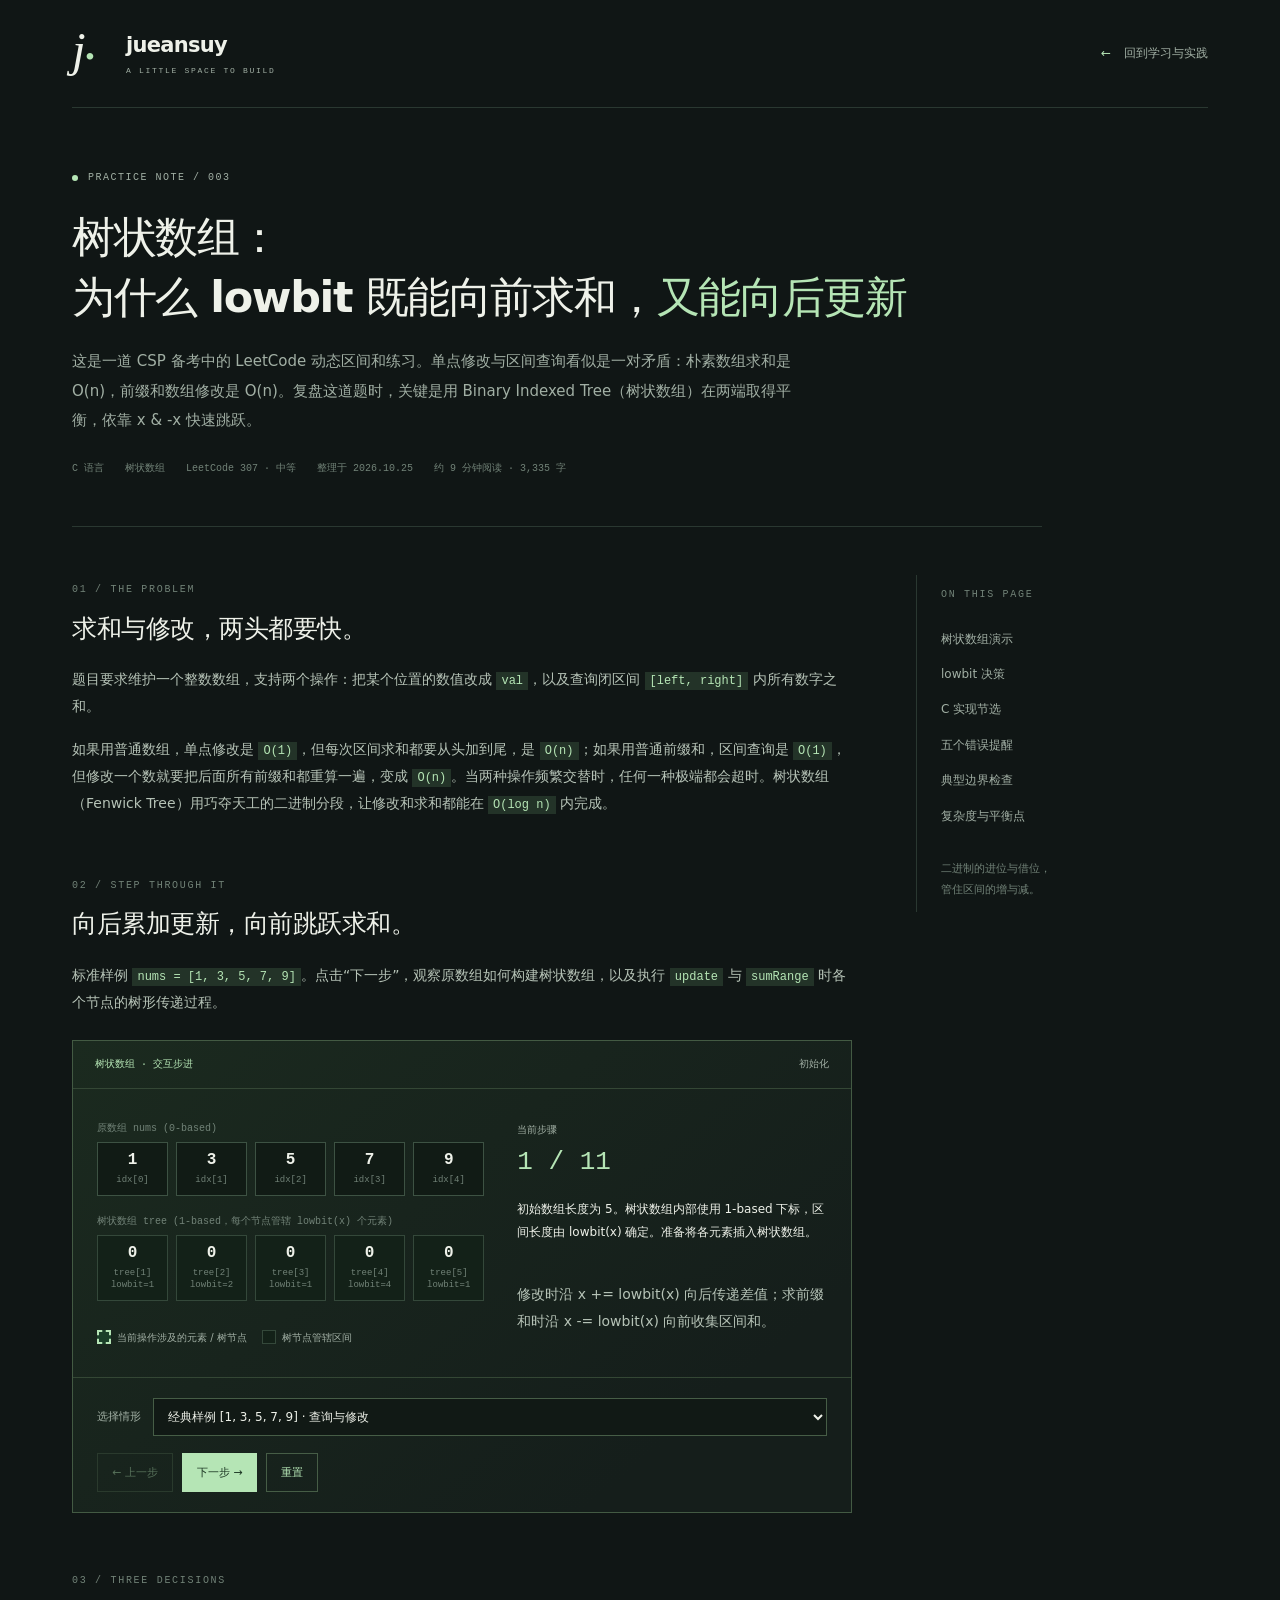
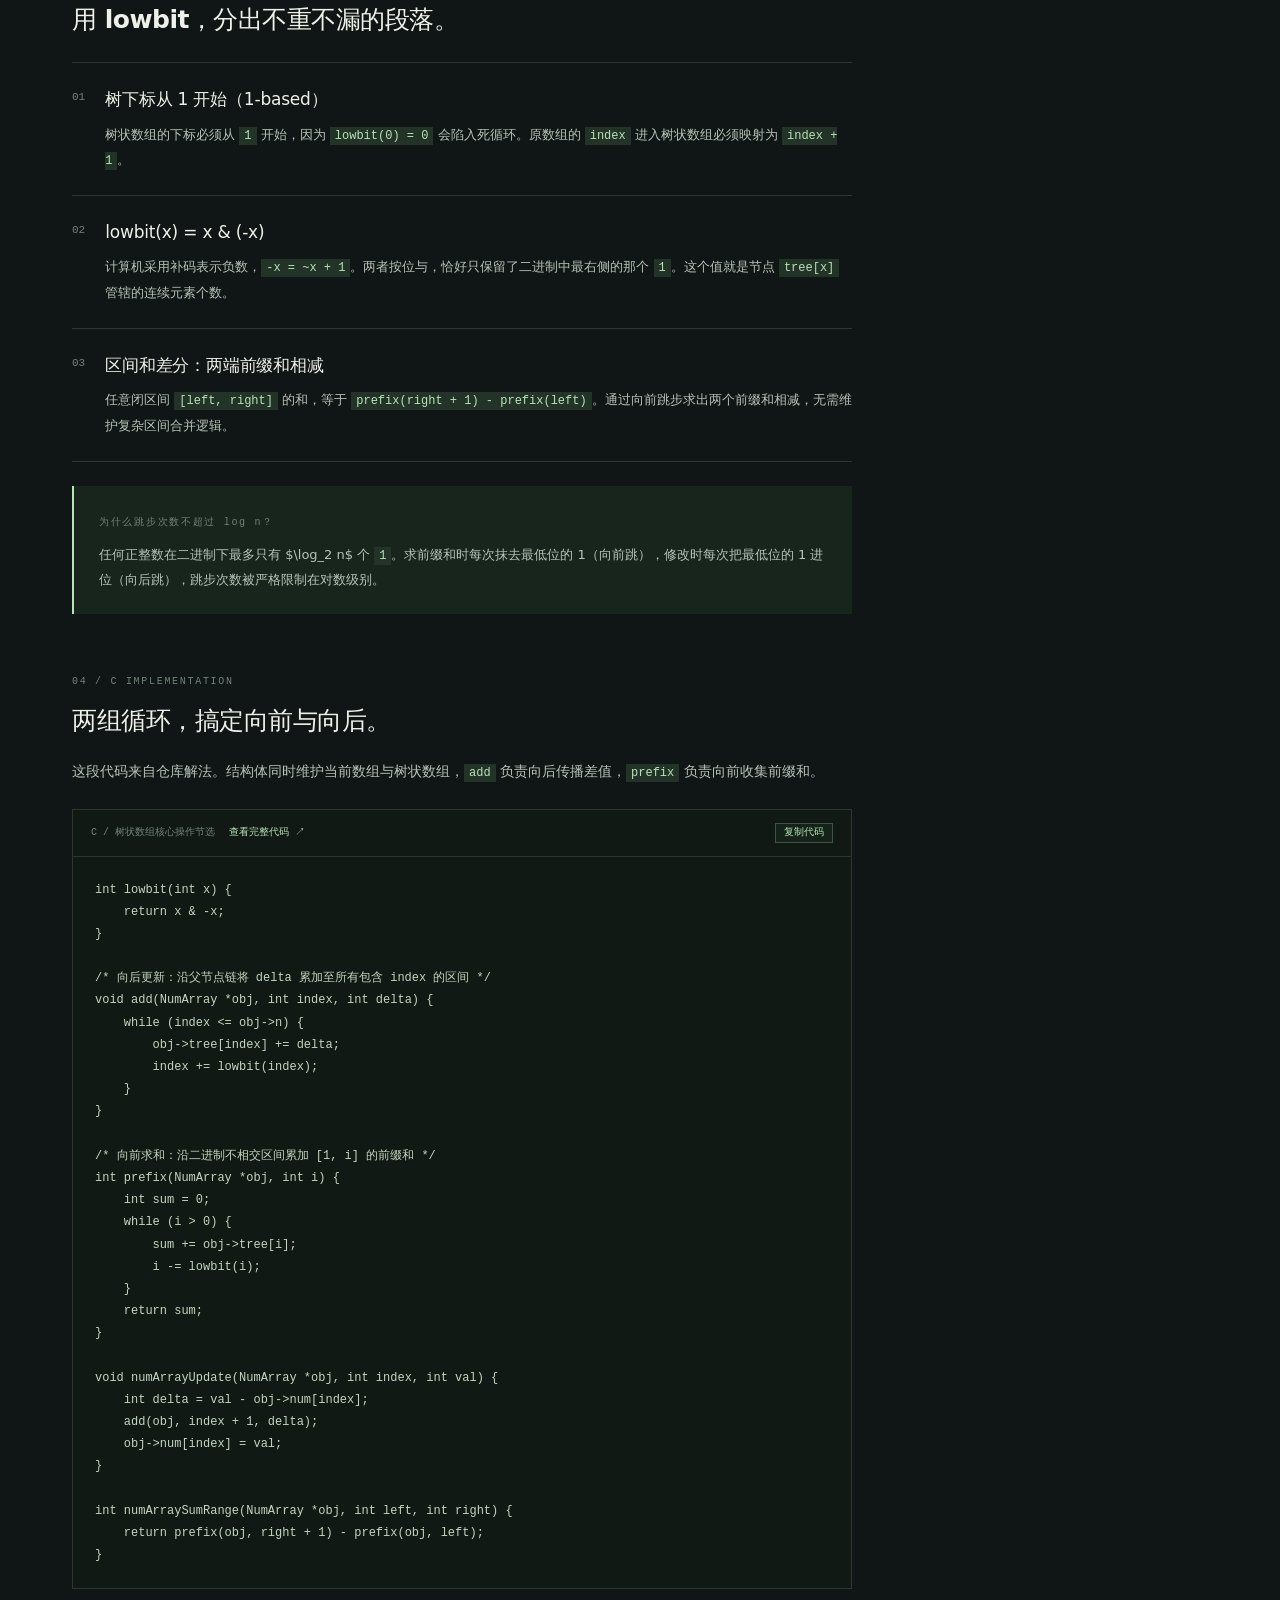
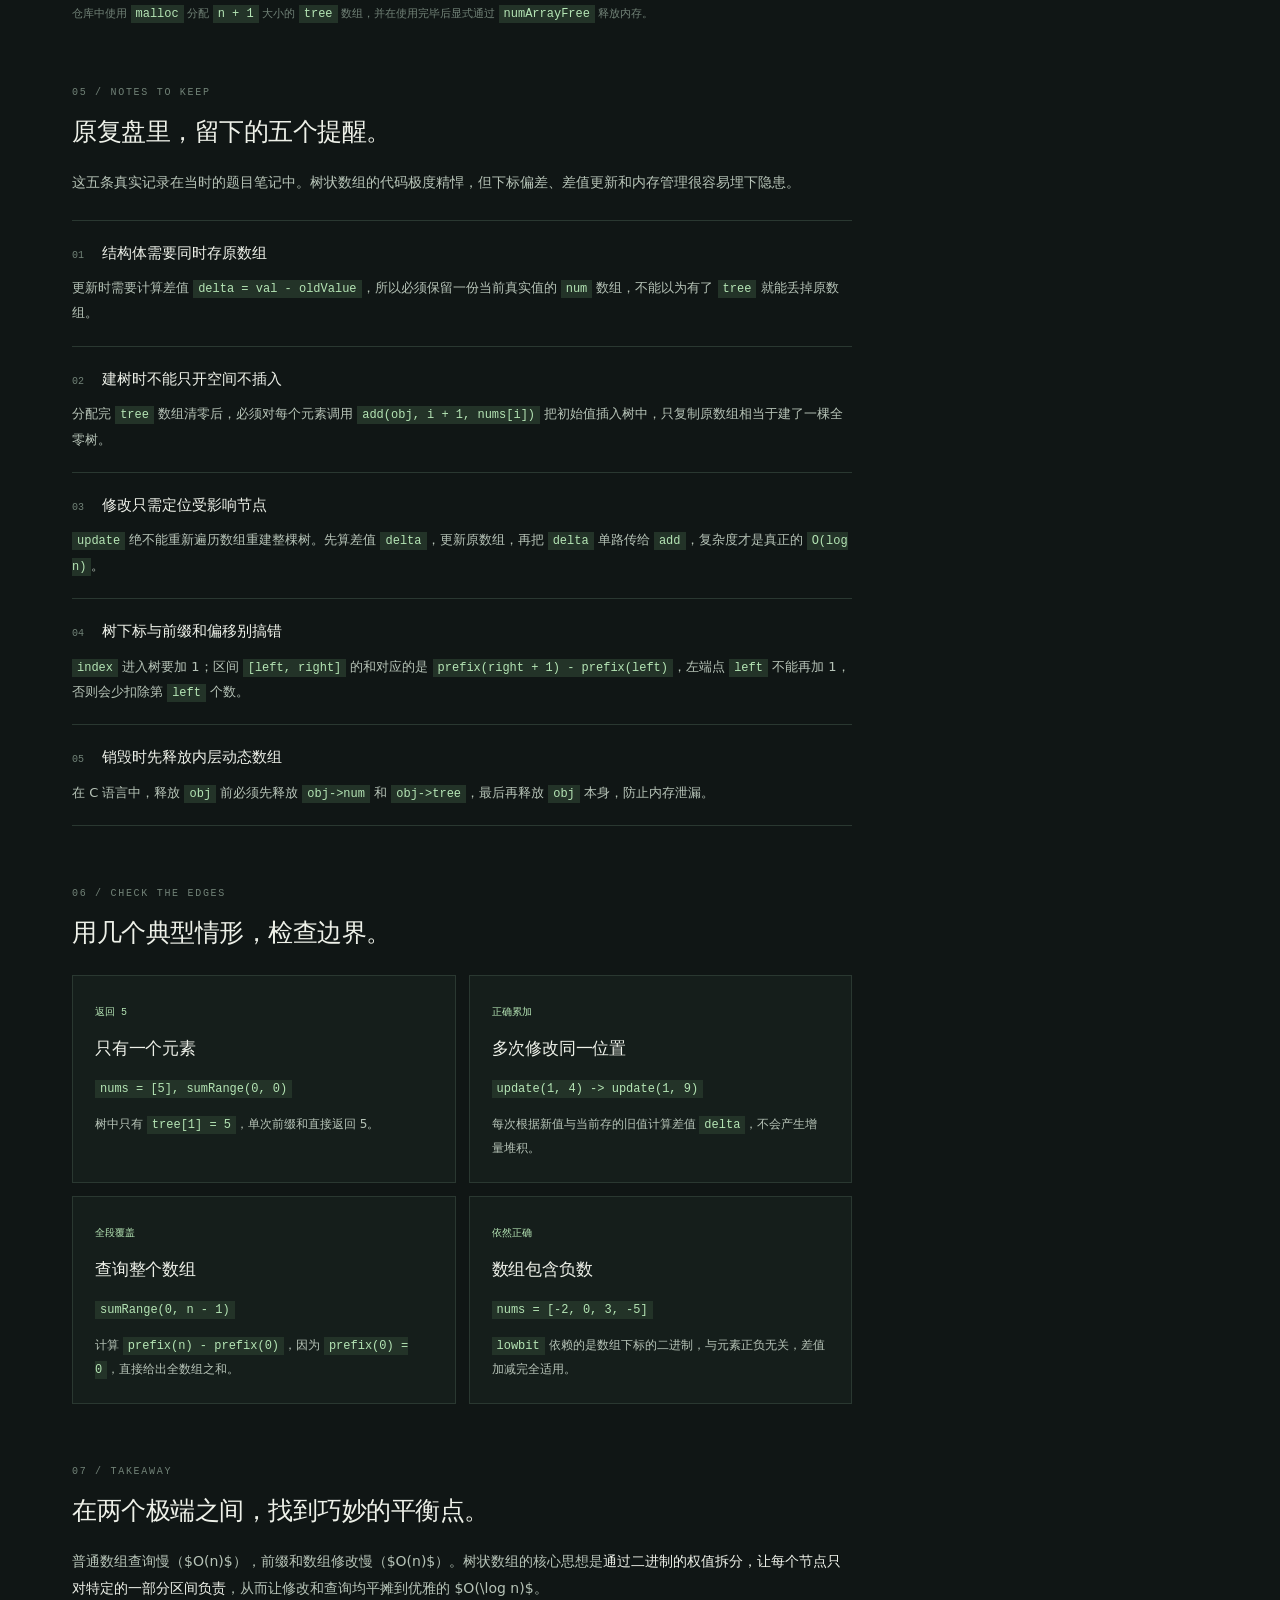
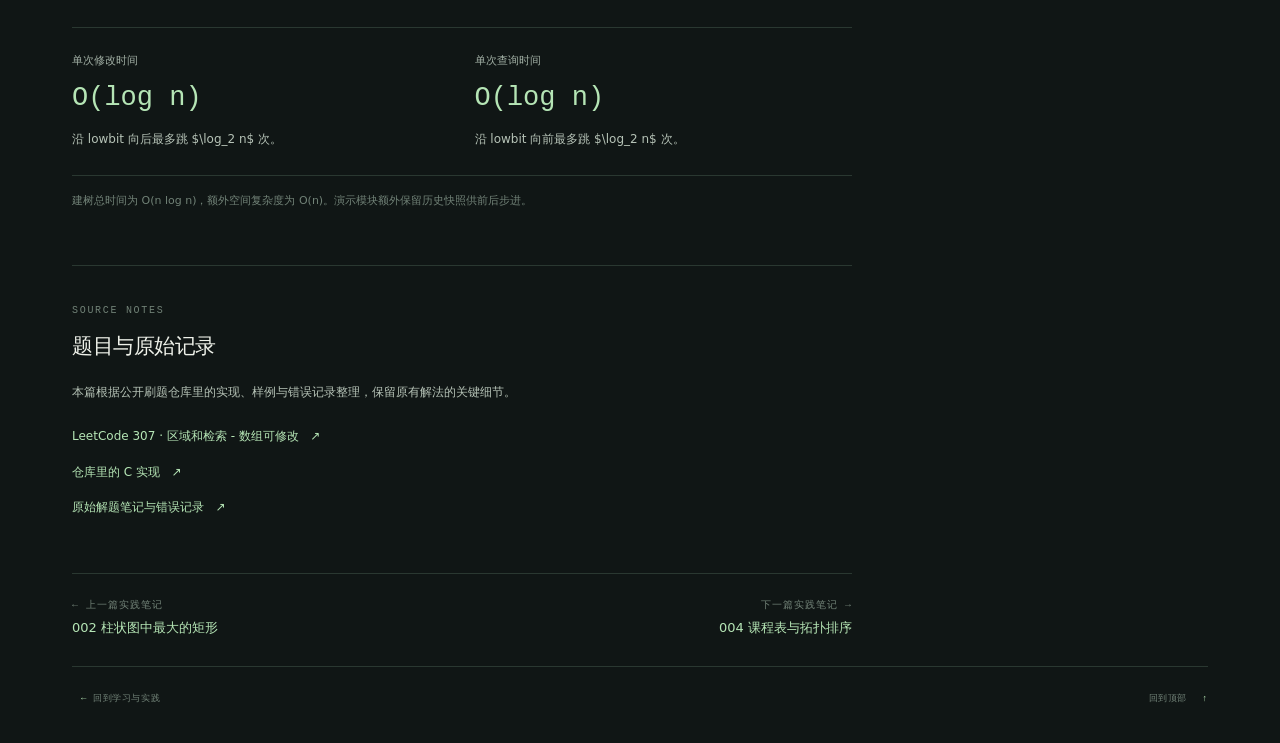
<file: notes/range-sum-mutable.html>
<!doctype html>
<html lang="zh-CN">
<head>
  <meta charset="UTF-8">
  <meta name="viewport" content="width=device-width, initial-scale=1">
  <meta name="description" content="复盘 LeetCode 307 区域和检索 - 数组可修改：树状数组如何让单点修改与区间查询都在 O(log n) 完成，为什么 lowbit 能同时负责两端。附步进演示与 C 实现节选。">
  <meta name="theme-color" content="#101615">
  <title>树状数组：为什么 lowbit 既能向前求和，又能向后更新 · Jueansuy</title>
  <link rel="icon" type="image/svg+xml" href="../favicon.svg">
  <link rel="stylesheet" href="../style.css">
  <meta property="og:type" content="article">
  <meta property="og:title" content="树状数组：为什么 lowbit 既能向前求和，又能向后更新 · Jueansuy">
  <meta property="og:description" content="复盘 LeetCode 307 区域和检索 - 数组可修改：树状数组如何让单点修改与区间查询都在 O(log n) 完成，为什么 lowbit 能同时负责两端。附步进演示与 C 实现节选。">
  <meta property="og:url" content="https://www.jueansuy.cn/notes/range-sum-mutable.html">
  <meta name="twitter:card" content="summary">
  <script type="module" src="../note-common.mjs"></script>
  <script type="module" src="../fenwick-demo.mjs"></script>
</head>
<body class="article-page">
  <a class="skip-link" href="#article-content">跳到笔记正文</a>
  <div class="site-shell">
    <header class="article-masthead">
      <a class="brand" href="../index.html" aria-label="Jueansuy 首页"><span class="brand-symbol">j<span>•</span></span><span>jueansuy<span class="brand-caption">A LITTLE SPACE TO BUILD</span></span></a>
      <a class="article-back" href="../index.html#practice"><span aria-hidden="true">←</span> 回到学习与实践</a>
    </header>

    <main id="article-top">
      <header class="article-intro">
        <div class="eyebrow"><span class="status-dot"></span> PRACTICE NOTE / 003</div>
        <h1>树状数组：<br>为什么 lowbit 既能向前求和，<span class="mint">又能向后更新</span></h1>
        <p class="article-deck">这是一道 CSP 备考中的 LeetCode 动态区间和练习。单点修改与区间查询看似是一对矛盾：朴素数组求和是 O(n)，前缀和数组修改是 O(n)。复盘这道题时，关键是用 Binary Indexed Tree（树状数组）在两端取得平衡，依靠 x &amp; -x 快速跳跃。</p>
        <div class="article-meta"><span>C 语言</span><span>树状数组</span><span>LeetCode 307 · 中等</span><span>整理于 <time datetime="2026-10-25">2026.10.25</time></span></div>
      </header>

      <div class="article-layout">
        <article id="article-content" class="article-content" aria-label="树状数组与区域和检索刷题复盘">
          <section class="article-section" aria-labelledby="problem-title">
            <span class="section-index">01 / THE PROBLEM</span>
            <h2 id="problem-title">求和与修改，两头都要快。</h2>
            <p>题目要求维护一个整数数组，支持两个操作：把某个位置的数值改成 <code>val</code>，以及查询闭区间 <code>[left, right]</code> 内所有数字之和。</p>
            <p>如果用普通数组，单点修改是 <code>O(1)</code>，但每次区间求和都要从头加到尾，是 <code>O(n)</code>；如果用普通前缀和，区间查询是 <code>O(1)</code>，但修改一个数就要把后面所有前缀和都重算一遍，变成 <code>O(n)</code>。当两种操作频繁交替时，任何一种极端都会超时。树状数组（Fenwick Tree）用巧夺天工的二进制分段，让修改和求和都能在 <code>O(log n)</code> 内完成。</p>
          </section>

          <section id="fenwick-demo" class="article-section" aria-labelledby="demo-title">
            <span class="section-index">02 / STEP THROUGH IT</span>
            <h2 id="demo-title">向后累加更新，向前跳跃求和。</h2>
            <p>标准样例 <code>nums = [1, 3, 5, 7, 9]</code>。点击“下一步”，观察原数组如何构建树状数组，以及执行 <code>update</code> 与 <code>sumRange</code> 时各个节点的树形传递过程。</p>
            <div class="fenwick-demo-panel">
              <div class="fenwick-demo-heading">
                <span>树状数组 · 交互步进</span>
                <span id="fenwick-op-badge">初始化</span>
              </div>
              <div class="fenwick-stage">
                <div class="fenwick-visuals">
                  <div class="fenwick-row">
                    <span class="fenwick-row-label">原数组 nums (0-based)</span>
                    <div id="fenwick-nums" class="fenwick-grid" role="group" aria-label="原数组元素"></div>
                  </div>
                  <div class="fenwick-row">
                    <span class="fenwick-row-label">树状数组 tree (1-based，每个节点管辖 lowbit(x) 个元素)</span>
                    <div id="fenwick-tree" class="fenwick-grid" role="group" aria-label="树状数组节点"></div>
                  </div>
                  <ul class="fenwick-legend" aria-label="图例">
                    <li><span class="legend-swatch swatch-active"></span> 当前操作涉及的元素 / 树节点</li>
                    <li><span class="legend-swatch swatch-tree"></span> 树节点管辖区间</li>
                  </ul>
                </div>
                <div class="fenwick-readout">
                  <div class="fenwick-metrics">
                    <div><span>当前步骤</span><p><strong id="fenwick-step">1 / 1</strong></p></div>
                  </div>
                  <p id="fenwick-status" role="status" aria-live="polite" aria-atomic="true">初始状态：树状数组为空。点击“下一步”开始建树与操作演示。</p>
                  <p class="fenwick-reading-hint">修改时沿 x += lowbit(x) 向后传递差值；求前缀和时沿 x -= lowbit(x) 向前收集区间和。</p>
                </div>
              </div>
              <div id="fenwick-controls" class="fenwick-controls" hidden>
                <div class="fenwick-scenario-field">
                  <label for="fenwick-scenario">选择情形</label>
                  <select id="fenwick-scenario">
                    <option value="classic">经典样例 [1, 3, 5, 7, 9] · 查询与修改</option>
                    <option value="power_of_two">2 的幂次规模 [2, 4, 6, 8] · 观察大区间节点</option>
                    <option value="single_update">连续修改 [3, 2, 4, 5, 1, 6] · 观察更新传播链</option>
                  </select>
                </div>
                <div class="fenwick-step-buttons">
                  <button id="fenwick-prev" type="button">← 上一步</button>
                  <button id="fenwick-next" type="button">下一步 →</button>
                  <button id="fenwick-reset" type="button">重置</button>
                </div>
              </div>
              <noscript><p class="fenwick-noscript">步进演示需要 JavaScript。上面保留的是算法步骤；继续阅读可以看到完整树状数组逻辑与实现要点。</p></noscript>
            </div>
          </section>

          <section id="fenwick-decisions" class="article-section" aria-labelledby="decisions-title">
            <span class="section-index">03 / THREE DECISIONS</span>
            <h2 id="decisions-title">用 lowbit，分出不重不漏的段落。</h2>
            <ol class="article-steps">
              <li><span class="article-step-number">01</span><div><h3>树下标从 1 开始（1-based）</h3><p>树状数组的下标必须从 <code>1</code> 开始，因为 <code>lowbit(0) = 0</code> 会陷入死循环。原数组的 <code>index</code> 进入树状数组必须映射为 <code>index + 1</code>。</p></div></li>
              <li><span class="article-step-number">02</span><div><h3>lowbit(x) = x &amp; (-x)</h3><p>计算机采用补码表示负数，<code>-x = ~x + 1</code>。两者按位与，恰好只保留了二进制中最右侧的那个 <code>1</code>。这个值就是节点 <code>tree[x]</code> 管辖的连续元素个数。</p></div></li>
              <li><span class="article-step-number">03</span><div><h3>区间和差分：两端前缀和相减</h3><p>任意闭区间 <code>[left, right]</code> 的和，等于 <code>prefix(right + 1) - prefix(left)</code>。通过向前跳步求出两个前缀和相减，无需维护复杂区间合并逻辑。</p></div></li>
            </ol>
            <div class="article-insight"><span class="section-index">为什么跳步次数不超过 log n？</span><p>任何正整数在二进制下最多只有 $\log_2 n$ 个 <code>1</code>。求前缀和时每次抹去最低位的 1（向前跳），修改时每次把最低位的 1 进位（向后跳），跳步次数被严格限制在对数级别。</p></div>
          </section>

          <section id="c-implementation" class="article-section" aria-labelledby="code-title">
            <span class="section-index">04 / C IMPLEMENTATION</span>
            <h2 id="code-title">两组循环，搞定向前与向后。</h2>
            <p>这段代码来自仓库解法。结构体同时维护当前数组与树状数组，<code>add</code> 负责向后传播差值，<code>prefix</code> 负责向前收集前缀和。</p>
            <div class="article-code-panel"><div class="article-code-caption"><span>C / 树状数组核心操作节选</span><a href="https://github.com/JUEANSUY/csp/blob/daf504f7d8f0d432f537b4e61acef9cc41ea5cfc/csp-practice/problems/034-lc307-range-sum-query-mutable/main.c" target="_blank" rel="noopener noreferrer">查看完整代码 ↗</a></div><pre tabindex="0" aria-label="C 语言树状数组核心实现，可水平滚动"><code>int lowbit(int x) {
    return x &amp; -x;
}

/* 向后更新：沿父节点链将 delta 累加至所有包含 index 的区间 */
void add(NumArray *obj, int index, int delta) {
    while (index &lt;= obj-&gt;n) {
        obj-&gt;tree[index] += delta;
        index += lowbit(index);
    }
}

/* 向前求和：沿二进制不相交区间累加 [1, i] 的前缀和 */
int prefix(NumArray *obj, int i) {
    int sum = 0;
    while (i &gt; 0) {
        sum += obj-&gt;tree[i];
        i -= lowbit(i);
    }
    return sum;
}

void numArrayUpdate(NumArray *obj, int index, int val) {
    int delta = val - obj-&gt;num[index];
    add(obj, index + 1, delta);
    obj-&gt;num[index] = val;
}

int numArraySumRange(NumArray *obj, int left, int right) {
    return prefix(obj, right + 1) - prefix(obj, left);
}</code></pre></div>
            <p class="article-small">仓库中使用 <code>malloc</code> 分配 <code>n + 1</code> 大小的 <code>tree</code> 数组，并在使用完毕后显式通过 <code>numArrayFree</code> 释放内存。</p>
          </section>

          <section id="mistakes" class="article-section" aria-labelledby="mistakes-title">
            <span class="section-index">05 / NOTES TO KEEP</span>
            <h2 id="mistakes-title">原复盘里，留下的五个提醒。</h2>
            <p>这五条真实记录在当时的题目笔记中。树状数组的代码极度精悍，但下标偏差、差值更新和内存管理很容易埋下隐患。</p>
            <dl class="article-review-list">
              <div><dt><span>01</span> 结构体需要同时存原数组</dt><dd>更新时需要计算差值 <code>delta = val - oldValue</code>，所以必须保留一份当前真实值的 <code>num</code> 数组，不能以为有了 <code>tree</code> 就能丢掉原数组。</dd></div>
              <div><dt><span>02</span> 建树时不能只开空间不插入</dt><dd>分配完 <code>tree</code> 数组清零后，必须对每个元素调用 <code>add(obj, i + 1, nums[i])</code> 把初始值插入树中，只复制原数组相当于建了一棵全零树。</dd></div>
              <div><dt><span>03</span> 修改只需定位受影响节点</dt><dd><code>update</code> 绝不能重新遍历数组重建整棵树。先算差值 <code>delta</code>，更新原数组，再把 <code>delta</code> 单路传给 <code>add</code>，复杂度才是真正的 <code>O(log n)</code>。</dd></div>
              <div><dt><span>04</span> 树下标与前缀和偏移别搞错</dt><dd><code>index</code> 进入树要加 1；区间 <code>[left, right]</code> 的和对应的是 <code>prefix(right + 1) - prefix(left)</code>，左端点 <code>left</code> 不能再加 1，否则会少扣除第 <code>left</code> 个数。</dd></div>
              <div><dt><span>05</span> 销毁时先释放内层动态数组</dt><dd>在 C 语言中，释放 <code>obj</code> 前必须先释放 <code>obj-&gt;num</code> 和 <code>obj-&gt;tree</code>，最后再释放 <code>obj</code> 本身，防止内存泄漏。</dd></div>
            </dl>
          </section>

          <section id="edge-cases" class="article-section" aria-labelledby="edges-title">
            <span class="section-index">06 / CHECK THE EDGES</span>
            <h2 id="edges-title">用几个典型情形，检查边界。</h2>
            <div class="article-case-grid">
              <div><span class="article-case-result">返回 5</span><h3>只有一个元素</h3><code>nums = [5], sumRange(0, 0)</code><p>树中只有 <code>tree[1] = 5</code>，单次前缀和直接返回 5。</p></div>
              <div><span class="article-case-result">正确累加</span><h3>多次修改同一位置</h3><code>update(1, 4) -&gt; update(1, 9)</code><p>每次根据新值与当前存的旧值计算差值 <code>delta</code>，不会产生增量堆积。</p></div>
              <div><span class="article-case-result">全段覆盖</span><h3>查询整个数组</h3><code>sumRange(0, n - 1)</code><p>计算 <code>prefix(n) - prefix(0)</code>，因为 <code>prefix(0) = 0</code>，直接给出全数组之和。</p></div>
              <div><span class="article-case-result">依然正确</span><h3>数组包含负数</h3><code>nums = [-2, 0, 3, -5]</code><p><code>lowbit</code> 依赖的是数组下标的二进制，与元素正负无关，差值加减完全适用。</p></div>
            </div>
          </section>

          <section id="complexity" class="article-section" aria-labelledby="complexity-title">
            <span class="section-index">07 / TAKEAWAY</span>
            <h2 id="complexity-title">在两个极端之间，找到巧妙的平衡点。</h2>
            <p>普通数组查询慢（$O(n)$），前缀和数组修改慢（$O(n)$）。树状数组的核心思想是<strong>通过二进制的权值拆分，让每个节点只对特定的一部分区间负责</strong>，从而让修改和查询均平摊到优雅的 $O(\log n)$。</p>
            <div class="article-complexity"><div><span>单次修改时间</span><strong>O(log n)</strong><p>沿 lowbit 向后最多跳 $\log_2 n$ 次。</p></div><div><span>单次查询时间</span><strong>O(log n)</strong><p>沿 lowbit 向前最多跳 $\log_2 n$ 次。</p></div></div>
            <p class="article-small">建树总时间为 O(n log n)，额外空间复杂度为 O(n)。演示模块额外保留历史快照供前后步进。</p>
          </section>

          <section id="sources" class="article-section article-sources" aria-labelledby="sources-title">
            <span class="section-index">SOURCE NOTES</span>
            <h2 id="sources-title">题目与原始记录</h2>
            <p>本篇根据公开刷题仓库里的实现、样例与错误记录整理，保留原有解法的关键细节。</p>
            <ul><li><a href="https://leetcode.cn/problems/range-sum-query-mutable/" target="_blank" rel="noopener noreferrer">LeetCode 307 · 区域和检索 - 数组可修改 <span aria-hidden="true">↗</span></a></li><li><a href="https://github.com/JUEANSUY/csp/blob/daf504f7d8f0d432f537b4e61acef9cc41ea5cfc/csp-practice/problems/034-lc307-range-sum-query-mutable/main.c" target="_blank" rel="noopener noreferrer">仓库里的 C 实现 <span aria-hidden="true">↗</span></a></li><li><a href="https://github.com/JUEANSUY/csp/blob/daf504f7d8f0d432f537b4e61acef9cc41ea5cfc/csp-practice/problems/034-lc307-range-sum-query-mutable/notes.md" target="_blank" rel="noopener noreferrer">原始解题笔记与错误记录 <span aria-hidden="true">↗</span></a></li></ul>
          </section>

          <nav class="article-nav" aria-label="实践笔记导航">
            <a class="nav-prev" href="./largest-rectangle.html"><span class="nav-dir">← 上一篇实践笔记</span><span>002 柱状图中最大的矩形</span></a>
            <a class="nav-next" href="./course-schedule.html"><span class="nav-dir">下一篇实践笔记 →</span><span>004 课程表与拓扑排序</span></a>
          </nav>
        </article>

        <aside class="article-toc" aria-label="笔记目录"><span class="section-index">ON THIS PAGE</span><nav aria-label="本文目录"><a href="#fenwick-demo">树状数组演示</a><a href="#fenwick-decisions">lowbit 决策</a><a href="#c-implementation">C 实现节选</a><a href="#mistakes">五个错误提醒</a><a href="#edge-cases">典型边界检查</a><a href="#complexity">复杂度与平衡点</a></nav><p>二进制的进位与借位，<br>管住区间的增与减。</p></aside>
      </div>
    </main>
    <footer class="site-footer"><a href="../index.html#practice"><span aria-hidden="true">←</span> 回到学习与实践</a><a href="#article-top">回到顶部 <span aria-hidden="true">↑</span></a></footer>
  </div>
</body>
</html>
</file>
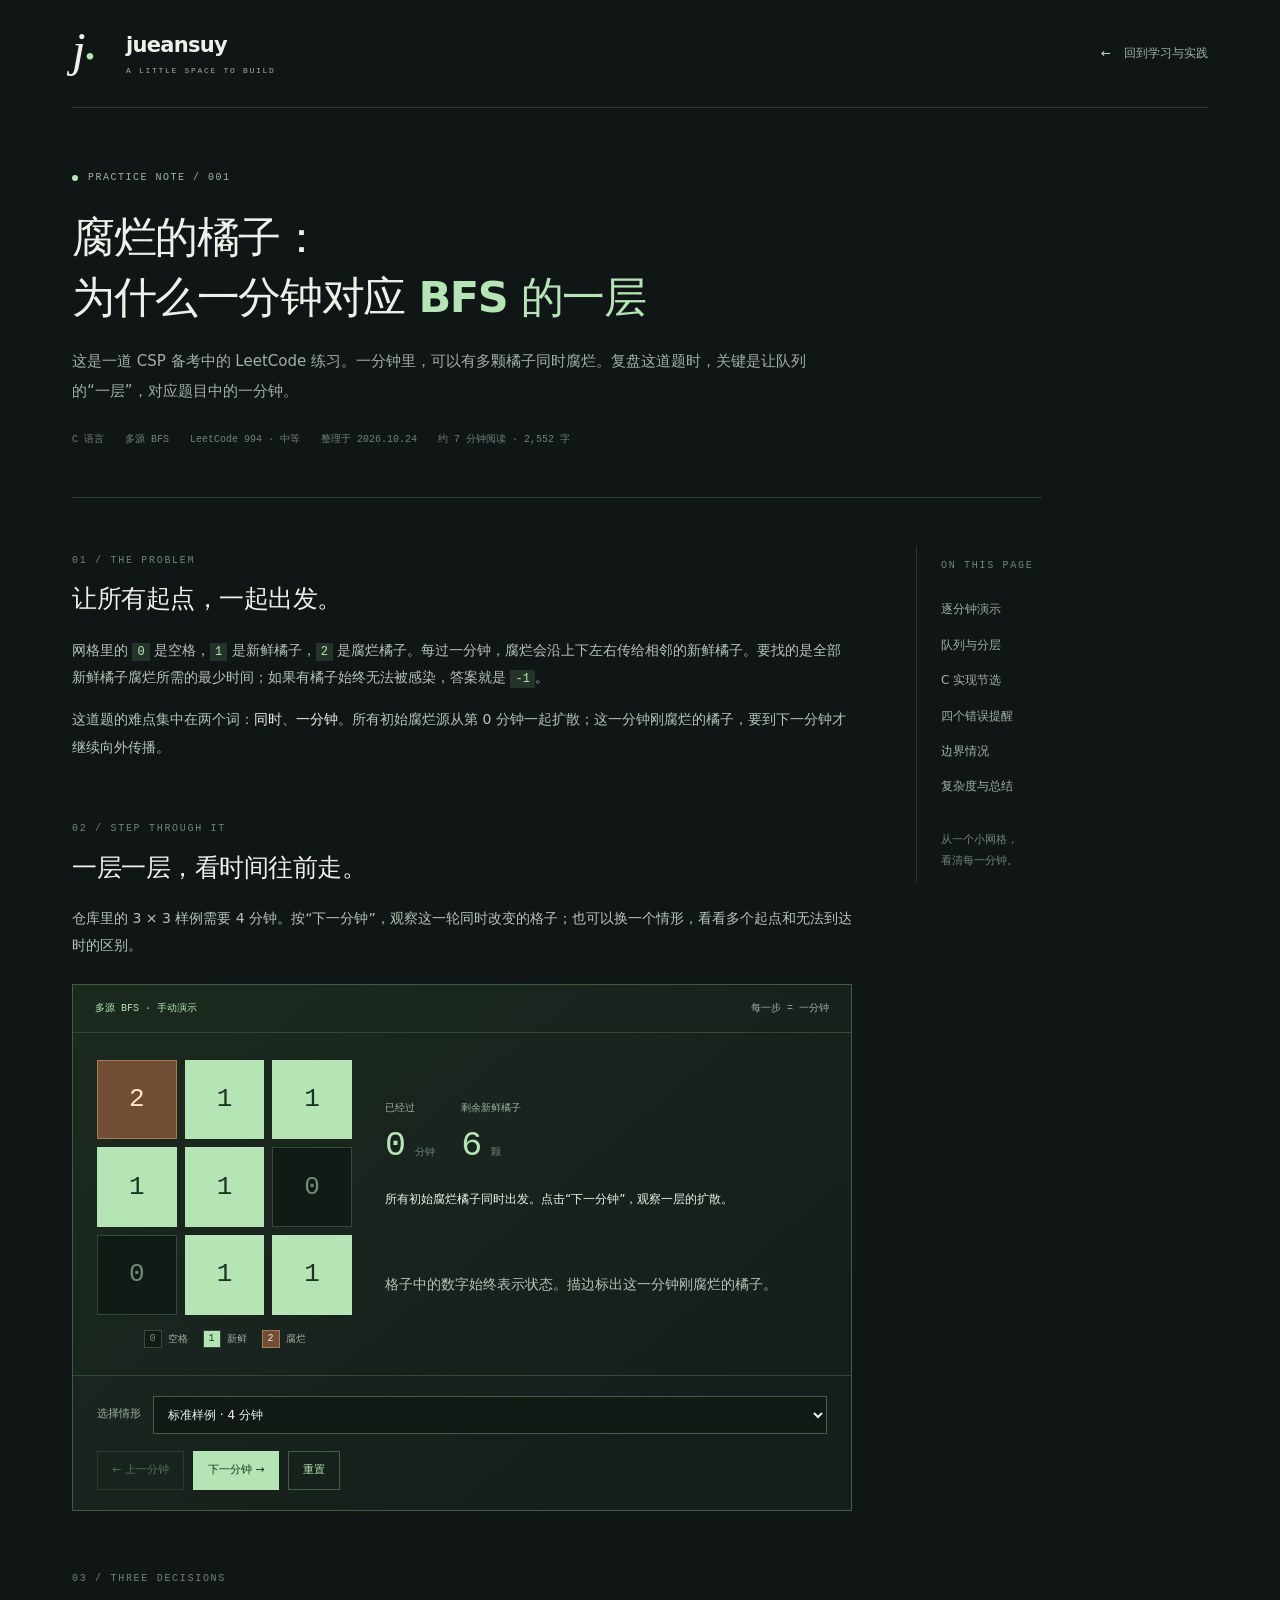
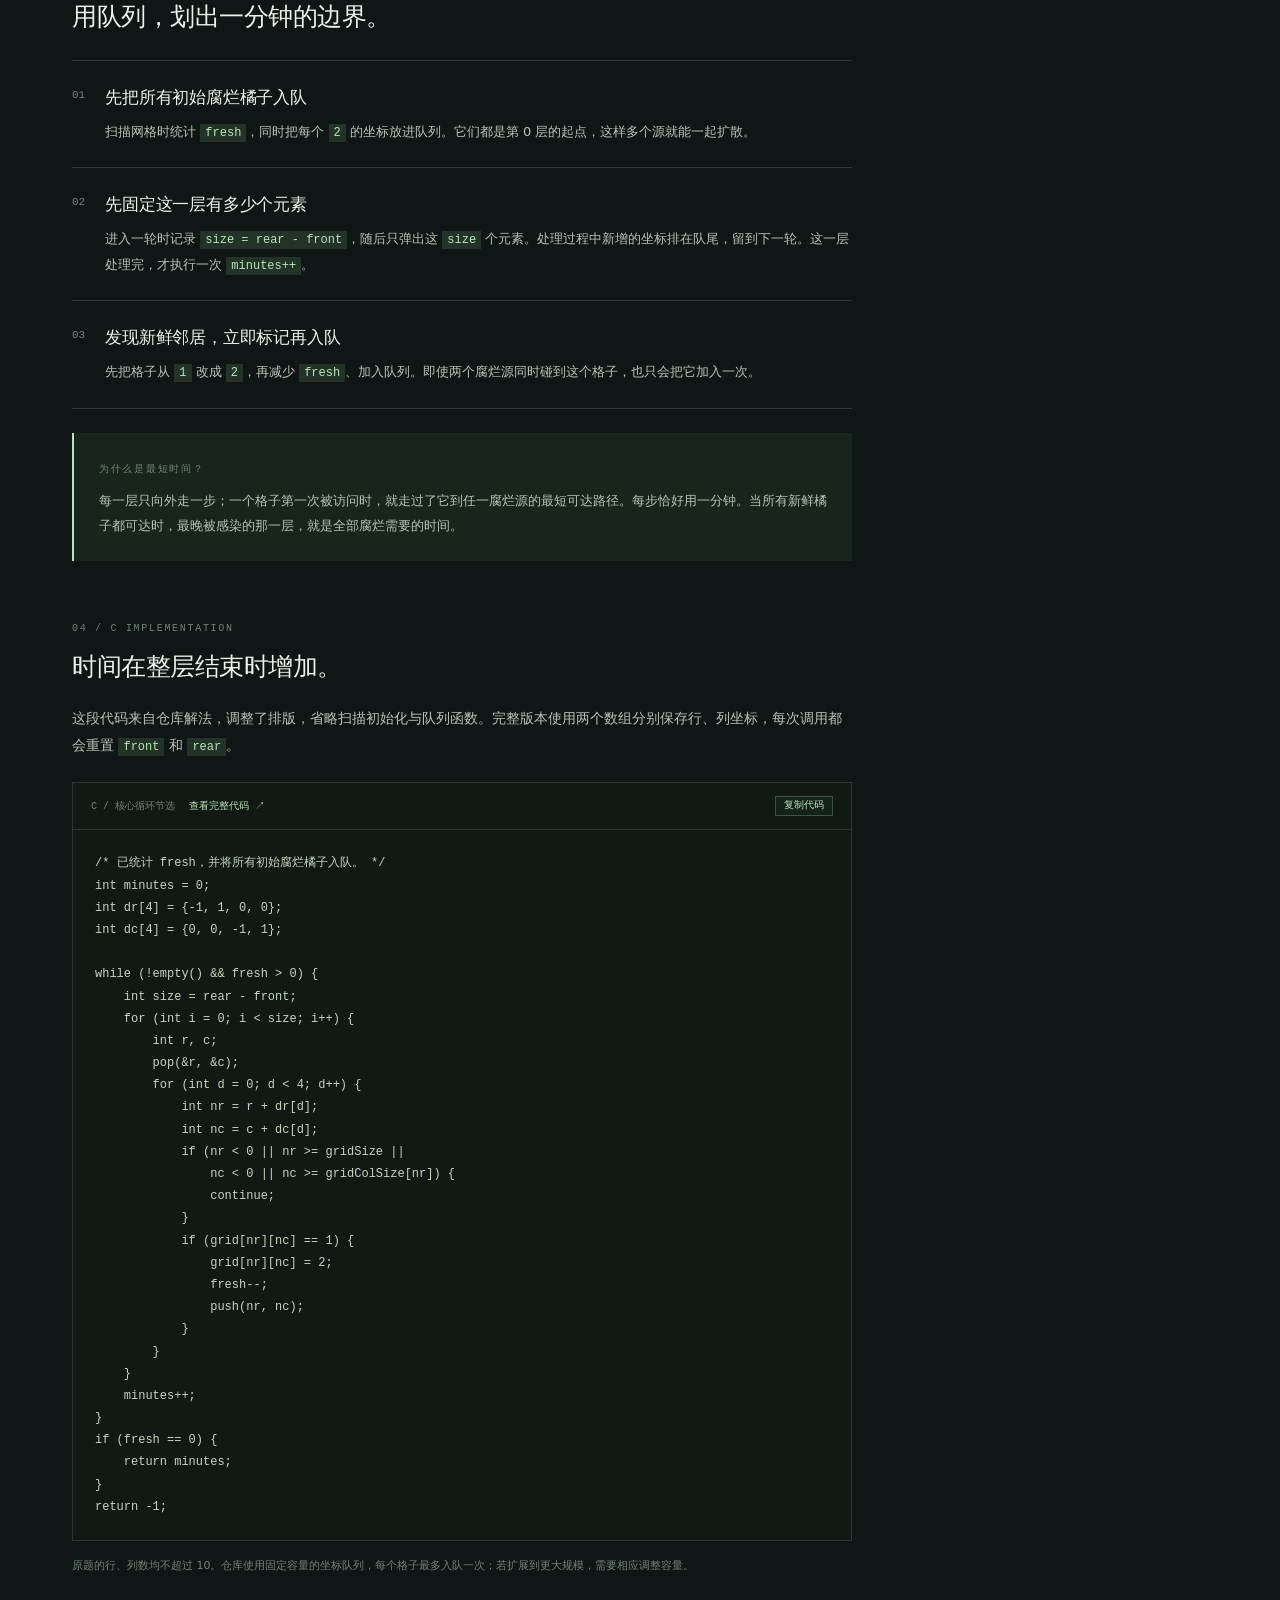
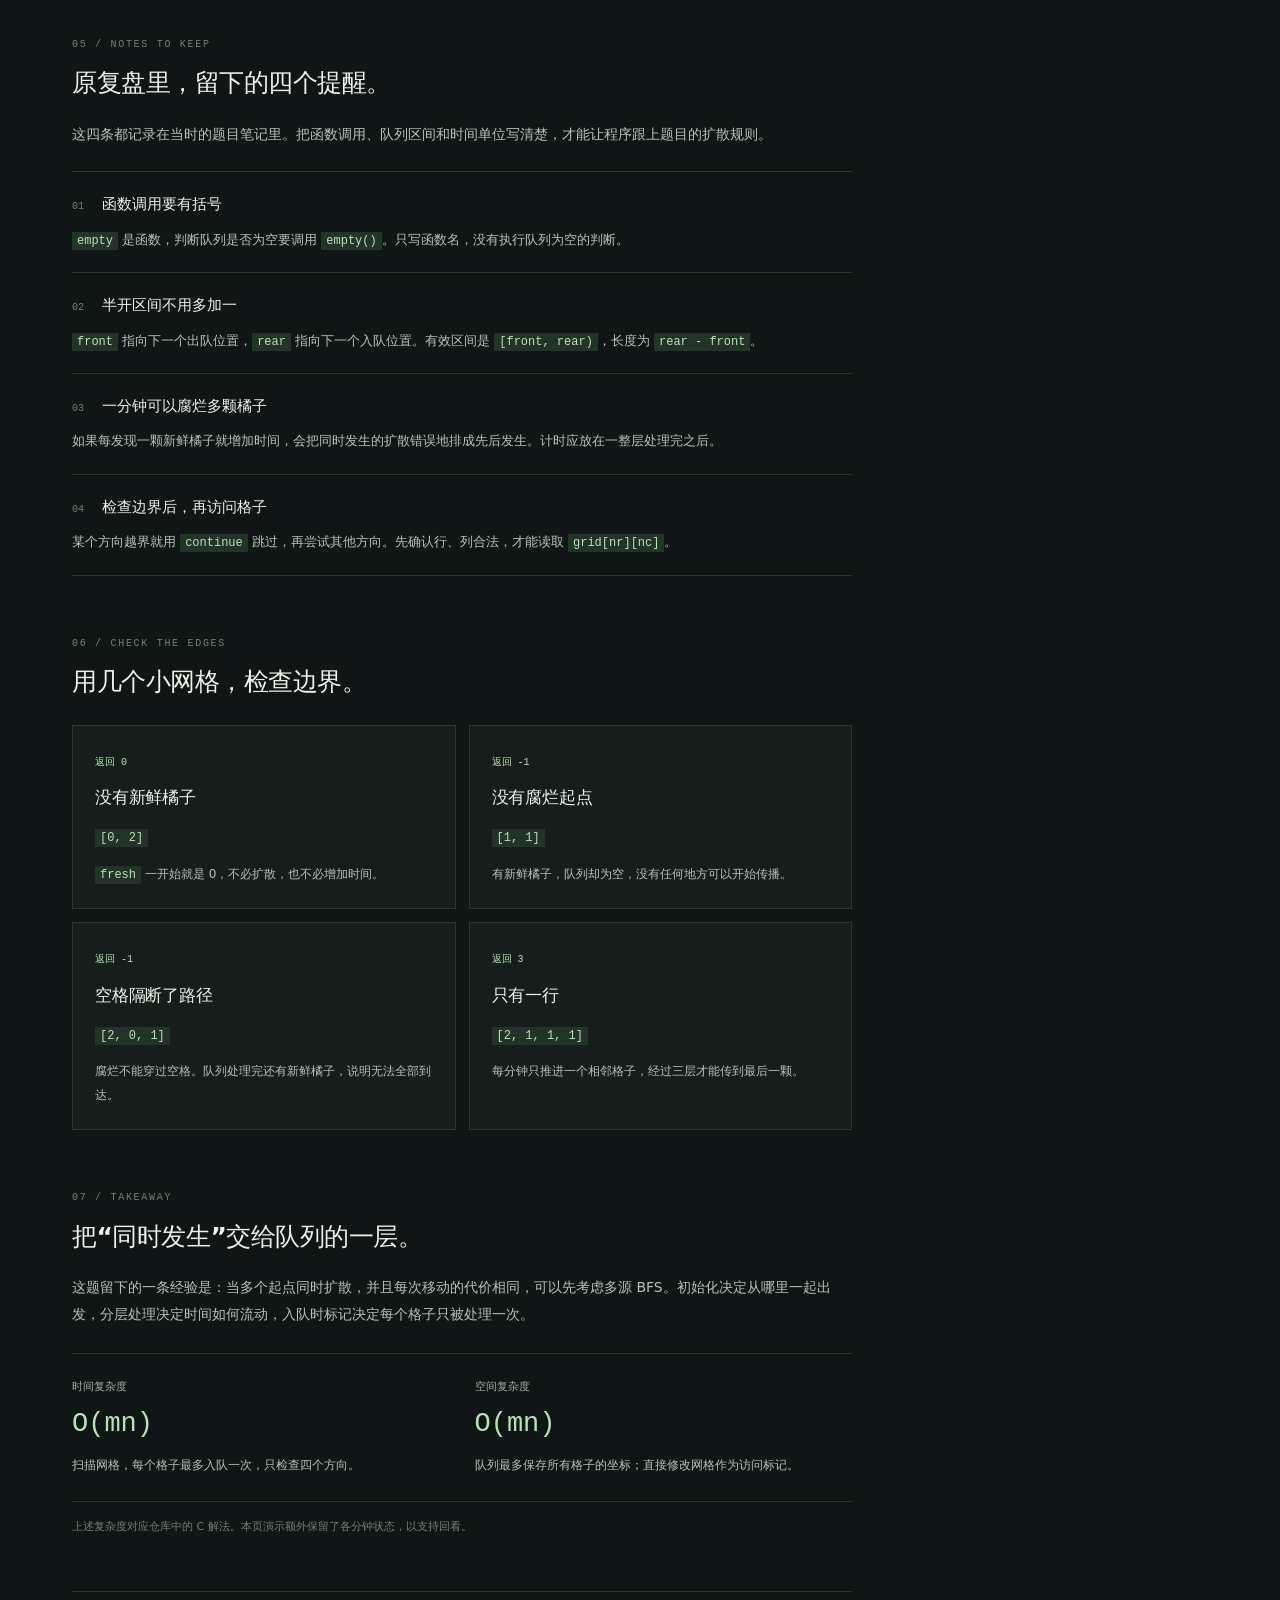
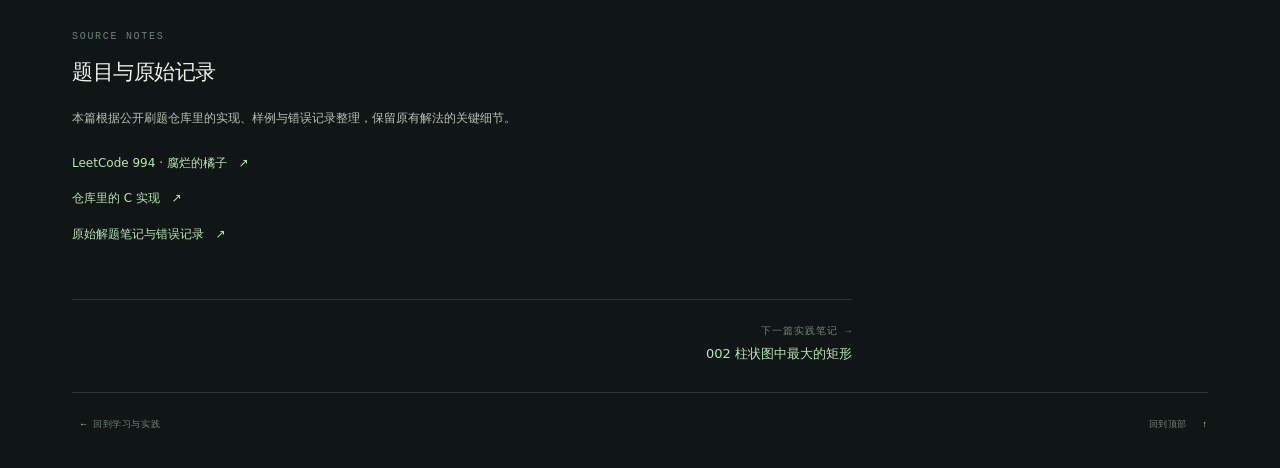
<file: notes/rotting-oranges.html>
<!doctype html>
<html lang="zh-CN">
<head>
  <meta charset="UTF-8">
  <meta name="viewport" content="width=device-width, initial-scale=1">
  <meta name="description" content="复盘 LeetCode 994 腐烂的橘子：多源 BFS 如何按层计时，为什么队列长度是 rear - front。附逐分钟演示与 C 实现节选。">
  <meta name="theme-color" content="#101615">
  <title>腐烂的橘子：为什么一分钟对应 BFS 的一层 · Jueansuy</title>
  <link rel="icon" type="image/svg+xml" href="../favicon.svg">
  <link rel="stylesheet" href="../style.css">
  <meta property="og:type" content="article">
  <meta property="og:title" content="腐烂的橘子：为什么一分钟对应 BFS 的一层 · Jueansuy">
  <meta property="og:description" content="复盘 LeetCode 994 腐烂的橘子：多源 BFS 如何按层计时，为什么队列长度是 rear - front。附逐分钟演示与 C 实现节选。">
  <meta property="og:url" content="https://www.jueansuy.cn/notes/rotting-oranges.html">
  <meta name="twitter:card" content="summary">
  <script type="module" src="../note-common.mjs"></script>
  <script type="module" src="../oranges-demo.mjs"></script>
</head>
<body class="article-page">
  <a class="skip-link" href="#article-content">跳到笔记正文</a>
  <div class="site-shell">
    <header class="article-masthead">
      <a class="brand" href="../index.html" aria-label="Jueansuy 首页"><span class="brand-symbol">j<span>•</span></span><span>jueansuy<span class="brand-caption">A LITTLE SPACE TO BUILD</span></span></a>
      <a class="article-back" href="../index.html#practice"><span aria-hidden="true">←</span> 回到学习与实践</a>
    </header>

    <main id="article-top">
      <header class="article-intro">
        <div class="eyebrow"><span class="status-dot"></span> PRACTICE NOTE / 001</div>
        <h1>腐烂的橘子：<br>为什么一分钟对应 <span class="mint">BFS 的一层</span></h1>
        <p class="article-deck">这是一道 CSP 备考中的 LeetCode 练习。一分钟里，可以有多颗橘子同时腐烂。复盘这道题时，关键是让队列的“一层”，对应题目中的一分钟。</p>
        <div class="article-meta"><span>C 语言</span><span>多源 BFS</span><span>LeetCode 994 · 中等</span><span>整理于 <time datetime="2026-10-24">2026.10.24</time></span></div>
      </header>

      <div class="article-layout">
        <article id="article-content" class="article-content" aria-label="腐烂的橘子刷题复盘">
          <section class="article-section" aria-labelledby="problem-title">
            <span class="section-index">01 / THE PROBLEM</span>
            <h2 id="problem-title">让所有起点，一起出发。</h2>
            <p>网格里的 <code>0</code> 是空格，<code>1</code> 是新鲜橘子，<code>2</code> 是腐烂橘子。每过一分钟，腐烂会沿上下左右传给相邻的新鲜橘子。要找的是全部新鲜橘子腐烂所需的最少时间；如果有橘子始终无法被感染，答案就是 <code>-1</code>。</p>
            <p>这道题的难点集中在两个词：<strong>同时</strong>、<strong>一分钟</strong>。所有初始腐烂源从第 0 分钟一起扩散；这一分钟刚腐烂的橘子，要到下一分钟才继续向外传播。</p>
          </section>

          <section id="orange-demo" class="article-section" aria-labelledby="demo-title">
            <span class="section-index">02 / STEP THROUGH IT</span>
            <h2 id="demo-title">一层一层，看时间往前走。</h2>
            <p>仓库里的 3 × 3 样例需要 4 分钟。按“下一分钟”，观察这一轮同时改变的格子；也可以换一个情形，看看多个起点和无法到达时的区别。</p>
            <div class="orange-demo-panel">
              <div class="orange-demo-heading"><span>多源 BFS · 手动演示</span><span>每一步 = 一分钟</span></div>
              <div class="orange-stage">
                <div>
                  <div id="orange-grid" class="orange-grid" role="group" aria-label="橘子状态网格">
                    <span class="orange-cell" data-value="2" aria-label="第 1 行第 1 列，腐烂">2</span><span class="orange-cell" data-value="1" aria-label="第 1 行第 2 列，新鲜">1</span><span class="orange-cell" data-value="1" aria-label="第 1 行第 3 列，新鲜">1</span>
                    <span class="orange-cell" data-value="1" aria-label="第 2 行第 1 列，新鲜">1</span><span class="orange-cell" data-value="1" aria-label="第 2 行第 2 列，新鲜">1</span><span class="orange-cell" data-value="0" aria-label="第 2 行第 3 列，空格">0</span>
                    <span class="orange-cell" data-value="0" aria-label="第 3 行第 1 列，空格">0</span><span class="orange-cell" data-value="1" aria-label="第 3 行第 2 列，新鲜">1</span><span class="orange-cell" data-value="1" aria-label="第 3 行第 3 列，新鲜">1</span>
                  </div>
                  <ul class="orange-legend" aria-label="网格图例"><li><span data-value="0">0</span> 空格</li><li><span data-value="1">1</span> 新鲜</li><li><span data-value="2">2</span> 腐烂</li></ul>
                </div>
                <div class="orange-readout">
                  <div class="orange-metrics"><div><span>已经过</span><p><strong id="orange-minute">0</strong> 分钟</p></div><div><span>剩余新鲜橘子</span><p><strong id="orange-fresh">6</strong> 颗</p></div></div>
                  <p id="orange-status" role="status" aria-live="polite" aria-atomic="true">第 0 分钟：1 颗腐烂橘子，6 颗新鲜橘子。样例最终需要 4 分钟。</p>
                  <p class="orange-reading-hint">格子中的数字始终表示状态。描边标出这一分钟刚腐烂的橘子。</p>
                </div>
              </div>
              <div id="orange-controls" class="orange-controls" hidden>
                <div class="orange-scenario-field"><label for="orange-scenario">选择情形</label><select id="orange-scenario"><option value="classic">标准样例 · 4 分钟</option><option value="multiple">多个腐烂起点</option><option value="blocked">无法到达的橘子</option><option value="ready">一开始就没有新鲜橘子</option></select></div>
                <div class="orange-step-buttons"><button id="orange-prev" type="button">← 上一分钟</button><button id="orange-next" type="button">下一分钟 →</button><button id="orange-reset" type="button">重置</button></div>
              </div>
              <noscript><p class="orange-noscript">逐分钟演示需要 JavaScript。上面保留的是样例的初始网格；继续阅读可以看到它的解法与边界情况。</p></noscript>
            </div>
          </section>

          <section id="bfs-layers" class="article-section" aria-labelledby="layers-title">
            <span class="section-index">03 / THREE DECISIONS</span>
            <h2 id="layers-title">用队列，划出一分钟的边界。</h2>
            <ol class="article-steps">
              <li><span class="article-step-number">01</span><div><h3>先把所有初始腐烂橘子入队</h3><p>扫描网格时统计 <code>fresh</code>，同时把每个 <code>2</code> 的坐标放进队列。它们都是第 0 层的起点，这样多个源就能一起扩散。</p></div></li>
              <li><span class="article-step-number">02</span><div><h3>先固定这一层有多少个元素</h3><p>进入一轮时记录 <code>size = rear - front</code>，随后只弹出这 <code>size</code> 个元素。处理过程中新增的坐标排在队尾，留到下一轮。这一层处理完，才执行一次 <code>minutes++</code>。</p></div></li>
              <li><span class="article-step-number">03</span><div><h3>发现新鲜邻居，立即标记再入队</h3><p>先把格子从 <code>1</code> 改成 <code>2</code>，再减少 <code>fresh</code>、加入队列。即使两个腐烂源同时碰到这个格子，也只会把它加入一次。</p></div></li>
            </ol>
            <div class="article-insight"><span class="section-index">为什么是最短时间？</span><p>每一层只向外走一步；一个格子第一次被访问时，就走过了它到任一腐烂源的最短可达路径。每步恰好用一分钟。当所有新鲜橘子都可达时，最晚被感染的那一层，就是全部腐烂需要的时间。</p></div>
          </section>

          <section id="c-implementation" class="article-section" aria-labelledby="code-title">
            <span class="section-index">04 / C IMPLEMENTATION</span>
            <h2 id="code-title">时间在整层结束时增加。</h2>
            <p>这段代码来自仓库解法，调整了排版，省略扫描初始化与队列函数。完整版本使用两个数组分别保存行、列坐标，每次调用都会重置 <code>front</code> 和 <code>rear</code>。</p>
            <div class="article-code-panel"><div class="article-code-caption"><span>C / 核心循环节选</span><a href="https://github.com/JUEANSUY/csp/blob/daf504f7d8f0d432f537b4e61acef9cc41ea5cfc/csp-practice/problems/024-lc994-rotting-oranges/main.c" target="_blank" rel="noopener noreferrer">查看完整代码 ↗</a></div><pre tabindex="0" aria-label="C 语言多源 BFS 核心循环，可水平滚动"><code>/* 已统计 fresh，并将所有初始腐烂橘子入队。 */
int minutes = 0;
int dr[4] = {-1, 1, 0, 0};
int dc[4] = {0, 0, -1, 1};

while (!empty() &amp;&amp; fresh &gt; 0) {
    int size = rear - front;
    for (int i = 0; i &lt; size; i++) {
        int r, c;
        pop(&amp;r, &amp;c);
        for (int d = 0; d &lt; 4; d++) {
            int nr = r + dr[d];
            int nc = c + dc[d];
            if (nr &lt; 0 || nr &gt;= gridSize ||
                nc &lt; 0 || nc &gt;= gridColSize[nr]) {
                continue;
            }
            if (grid[nr][nc] == 1) {
                grid[nr][nc] = 2;
                fresh--;
                push(nr, nc);
            }
        }
    }
    minutes++;
}
if (fresh == 0) {
    return minutes;
}
return -1;</code></pre></div>
            <p class="article-small">原题的行、列数均不超过 10。仓库使用固定容量的坐标队列，每个格子最多入队一次；若扩展到更大规模，需要相应调整容量。</p>
          </section>

          <section id="mistakes" class="article-section" aria-labelledby="mistakes-title">
            <span class="section-index">05 / NOTES TO KEEP</span>
            <h2 id="mistakes-title">原复盘里，留下的四个提醒。</h2>
            <p>这四条都记录在当时的题目笔记里。把函数调用、队列区间和时间单位写清楚，才能让程序跟上题目的扩散规则。</p>
            <dl class="article-review-list">
              <div><dt><span>01</span> 函数调用要有括号</dt><dd><code>empty</code> 是函数，判断队列是否为空要调用 <code>empty()</code>。只写函数名，没有执行队列为空的判断。</dd></div>
              <div><dt><span>02</span> 半开区间不用多加一</dt><dd><code>front</code> 指向下一个出队位置，<code>rear</code> 指向下一个入队位置。有效区间是 <code>[front, rear)</code>，长度为 <code>rear - front</code>。</dd></div>
              <div><dt><span>03</span> 一分钟可以腐烂多颗橘子</dt><dd>如果每发现一颗新鲜橘子就增加时间，会把同时发生的扩散错误地排成先后发生。计时应放在一整层处理完之后。</dd></div>
              <div><dt><span>04</span> 检查边界后，再访问格子</dt><dd>某个方向越界就用 <code>continue</code> 跳过，再尝试其他方向。先确认行、列合法，才能读取 <code>grid[nr][nc]</code>。</dd></div>
            </dl>
          </section>

          <section id="edge-cases" class="article-section" aria-labelledby="edges-title">
            <span class="section-index">06 / CHECK THE EDGES</span>
            <h2 id="edges-title">用几个小网格，检查边界。</h2>
            <div class="article-case-grid">
              <div><span class="article-case-result">返回 0</span><h3>没有新鲜橘子</h3><code>[0, 2]</code><p><code>fresh</code> 一开始就是 0，不必扩散，也不必增加时间。</p></div>
              <div><span class="article-case-result">返回 -1</span><h3>没有腐烂起点</h3><code>[1, 1]</code><p>有新鲜橘子，队列却为空，没有任何地方可以开始传播。</p></div>
              <div><span class="article-case-result">返回 -1</span><h3>空格隔断了路径</h3><code>[2, 0, 1]</code><p>腐烂不能穿过空格。队列处理完还有新鲜橘子，说明无法全部到达。</p></div>
              <div><span class="article-case-result">返回 3</span><h3>只有一行</h3><code>[2, 1, 1, 1]</code><p>每分钟只推进一个相邻格子，经过三层才能传到最后一颗。</p></div>
            </div>
          </section>

          <section id="complexity" class="article-section" aria-labelledby="complexity-title">
            <span class="section-index">07 / TAKEAWAY</span>
            <h2 id="complexity-title">把“同时发生”交给队列的一层。</h2>
            <p>这题留下的一条经验是：当多个起点同时扩散，并且每次移动的代价相同，可以先考虑多源 BFS。初始化决定从哪里一起出发，分层处理决定时间如何流动，入队时标记决定每个格子只被处理一次。</p>
            <div class="article-complexity"><div><span>时间复杂度</span><strong>O(mn)</strong><p>扫描网格，每个格子最多入队一次，只检查四个方向。</p></div><div><span>空间复杂度</span><strong>O(mn)</strong><p>队列最多保存所有格子的坐标；直接修改网格作为访问标记。</p></div></div>
            <p class="article-small">上述复杂度对应仓库中的 C 解法。本页演示额外保留了各分钟状态，以支持回看。</p>
          </section>

          <section id="sources" class="article-section article-sources" aria-labelledby="sources-title">
            <span class="section-index">SOURCE NOTES</span>
            <h2 id="sources-title">题目与原始记录</h2>
            <p>本篇根据公开刷题仓库里的实现、样例与错误记录整理，保留原有解法的关键细节。</p>
            <ul><li><a href="https://leetcode.com/problems/rotting-oranges/" target="_blank" rel="noopener noreferrer">LeetCode 994 · 腐烂的橘子 <span aria-hidden="true">↗</span></a></li><li><a href="https://github.com/JUEANSUY/csp/blob/daf504f7d8f0d432f537b4e61acef9cc41ea5cfc/csp-practice/problems/024-lc994-rotting-oranges/main.c" target="_blank" rel="noopener noreferrer">仓库里的 C 实现 <span aria-hidden="true">↗</span></a></li><li><a href="https://github.com/JUEANSUY/csp/blob/daf504f7d8f0d432f537b4e61acef9cc41ea5cfc/csp-practice/problems/024-lc994-rotting-oranges/notes.md" target="_blank" rel="noopener noreferrer">原始解题笔记与错误记录 <span aria-hidden="true">↗</span></a></li></ul>
          </section>

          <nav class="article-nav" aria-label="实践笔记导航">
            <span></span>
            <a class="nav-next" href="./largest-rectangle.html"><span class="nav-dir">下一篇实践笔记 →</span><span>002 柱状图中最大的矩形</span></a>
          </nav>
        </article>

        <aside class="article-toc" aria-label="笔记目录"><span class="section-index">ON THIS PAGE</span><nav aria-label="本文目录"><a href="#orange-demo">逐分钟演示</a><a href="#bfs-layers">队列与分层</a><a href="#c-implementation">C 实现节选</a><a href="#mistakes">四个错误提醒</a><a href="#edge-cases">边界情况</a><a href="#complexity">复杂度与总结</a></nav><p>从一个小网格，<br>看清每一分钟。</p></aside>
      </div>
    </main>
    <footer class="site-footer"><a href="../index.html#practice"><span aria-hidden="true">←</span> 回到学习与实践</a><a href="#article-top">回到顶部 <span aria-hidden="true">↑</span></a></footer>
  </div>
</body>
</html>
</file>
<file: style.css>
:root{color-scheme:dark;--bg:#101615;--surface:#151e1b;--surface-deep:#111915;--line:#2a3831;--line-soft:#233028;--ink:#eef1e9;--muted:#a1afa4;--subtle:#718277;--mint:#b5e5b5;--lime:#c2e9a6;--mono:Consolas,"SFMono-Regular",monospace;--sans:Inter,"Segoe UI","Microsoft YaHei",system-ui,sans-serif}*{box-sizing:border-box}html{scroll-behavior:smooth;scroll-padding-top:26px}body{margin:0;background:var(--bg);color:var(--ink);font-family:var(--sans);font-size:15px;line-height:1.7;-webkit-font-smoothing:antialiased}button,textarea{font:inherit}button,a,textarea{-webkit-tap-highlight-color:transparent}a{color:inherit;text-decoration:none}button{cursor:pointer}button:disabled{cursor:default;opacity:.45}[hidden]{display:none!important}button:focus-visible,a:focus-visible,summary:focus-visible{outline:2px solid var(--mint);outline-offset:5px}textarea:focus-visible{outline:2px solid var(--mint);outline-offset:-2px}::selection{background:#b5e5b5;color:#101615}.site-shell{max-width:1232px;margin:auto;padding:0 48px}.skip-link{position:fixed;top:-100px;left:16px;z-index:100;padding:10px 20px;background:var(--mint);color:var(--bg)}.skip-link:focus{top:12px}.site-header{height:108px;display:flex;align-items:center;justify-content:space-between;border-bottom:1px solid var(--line);gap:28px}.brand{display:flex;align-items:center;gap:14px;font-weight:650;font-size:21px;letter-spacing:-.7px}.brand-symbol{width:40px;height:44px;font-size:49px;line-height:37px;font-family:Georgia,serif;font-style:italic;letter-spacing:-7px;font-weight:500}.brand-symbol>span{color:var(--mint);font-size:28px;margin-left:6px}.brand-caption{font:8px/1.8 var(--mono);letter-spacing:1.7px;display:block;color:var(--muted)}.site-header nav{display:flex;gap:34px;margin-left:auto}.site-header nav a{font-size:13px;color:var(--muted);transition:color .2s}.site-header nav a:hover,.text-link:hover{color:var(--mint)}.header-link{font-size:12px;border:1px solid #3d5043;padding:10px 16px;white-space:nowrap}.header-link span{margin-left:13px;color:var(--mint)}.hero{display:grid;grid-template-columns:1.2fr 1fr;gap:54px;align-items:center;padding:77px 0 72px}.eyebrow{font:10px/1.5 var(--mono);letter-spacing:1.5px;color:var(--muted);display:flex;align-items:center;gap:10px}.status-dot{display:inline-block;flex:none;width:6px;height:6px;border-radius:50%;background:var(--mint)}h1{font-size:clamp(40px,4.7vw,61px);line-height:1.35;font-weight:560;letter-spacing:-2.6px;margin:24px 0}.mint{color:var(--mint)}.hero-description{font-size:13px;line-height:1.95;color:var(--muted);margin:0 0 27px}.button{border:0;display:inline-flex;align-items:center;justify-content:center;gap:27px;padding:13px 21px;font-size:13px;font-weight:600;line-height:1.4;transition:background .2s,transform .2s}.button-primary{background:var(--mint);color:#142519}.button-primary:hover:enabled,a.button-primary:hover{background:#cef4ca;transform:translateY(-1px)}.hero-button{padding:15px 22px}.hero-footnote{margin-top:22px;display:flex;align-items:center;gap:10px;color:var(--subtle);font-size:11px}.little-line{display:inline-block;width:24px;height:1px;background:#516454}.hero-art{height:337px;position:relative;overflow:hidden;background-color:#1b2820;background-image:radial-gradient(#54634a66 .7px,transparent .7px);background-size:13px 13px;border:1px solid #3c4a39;isolation:isolate}.art-corner{position:absolute;left:20px;right:20px;font:9px/1.5 var(--mono);letter-spacing:1.4px;color:#adbea4;z-index:3}.art-corner-top{top:18px}.art-corner-bottom{bottom:17px;display:flex;justify-content:space-between;border-top:1px solid #83967644;padding-top:12px}.art-corner-bottom span{font-size:19px;line-height:12px}.art-letter{position:absolute;left:65px;top:-23px;font:italic 310px/1.05 Georgia,serif;color:#cfdfb1;letter-spacing:-25px;z-index:1;text-shadow:15px 13px 0 #0f1a1266;transform:rotate(-7deg)}.art-letter span{color:#a8d4b5;font-size:260px}.orbit{position:absolute;border:1px solid #95b69155;border-radius:50%;width:330px;height:180px;transform:rotate(-37deg);top:79px;left:25px}.orbit-two{transform:rotate(36deg);width:380px;height:240px;top:41px;left:14px;border-color:#95b69133}.orbit-dot{position:absolute;left:40px;top:192px;width:8px;height:8px;background:var(--mint);border-radius:50%;z-index:3;box-shadow:0 0 0 5px #b5e5b511}.art-sticker{position:absolute;right:19px;top:115px;background:#dedeca;color:#29382b;padding:17px 21px;transform:rotate(7deg);z-index:2;font:30px/1.05 Georgia,serif;box-shadow:3px 4px 0 #0a140b33}.art-sticker em{font-weight:400}.art-sticker span{display:block;font:9px/1.6 var(--sans);margin-top:11px;letter-spacing:1.1px}.section-heading{display:flex;align-items:end;justify-content:space-between;gap:24px;margin-bottom:23px}.section-index{font:10px/1.6 var(--mono);letter-spacing:1.7px;color:var(--subtle)}h2{font-size:27px;line-height:1.4;font-weight:550;letter-spacing:-.8px;margin:10px 0 0}.section-heading>p{font-size:11px;line-height:1.6;color:var(--muted);margin:0 0 4px;display:flex;align-items:center;gap:8px}.section-heading .status-dot{width:5px;height:5px}.workbench{border:1px solid #3b4b3e;background:var(--surface)}.workbench-top{display:flex;align-items:center;justify-content:space-between;border-bottom:1px solid var(--line);padding:0 22px;gap:16px}.tool-tabs{display:flex;align-items:stretch;gap:24px}.tool-tab{color:var(--muted);background:transparent;border:0;padding:20px 4px 17px;font-size:12px;border-bottom:2px solid transparent;white-space:nowrap}.tool-tab>span{font:13px var(--mono);margin-right:7px;color:var(--subtle)}.tool-tab.active{color:var(--mint);border-bottom-color:var(--mint)}.tool-tab.active>span{color:var(--mint)}.local-badge{font:9px var(--mono);letter-spacing:1px;color:#849788;white-space:nowrap}.local-badge>span{font-size:14px;vertical-align:middle;margin-right:5px}.tool-description-row{display:flex;align-items:center;justify-content:space-between;gap:16px;min-height:74px;padding:14px 26px}.tool-description-row>p{font-size:11px;color:var(--muted);margin:0;line-height:1.8}.mode-controls{display:flex;border:1px solid #465944;padding:3px;flex:none}.mode-controls button{border:0;background:transparent;color:var(--muted);font-size:11px;line-height:1.3;padding:7px 13px}.mode-controls button[aria-pressed=true]{background:#334531;color:#e4efd9}.editors{display:grid;grid-template-columns:1fr 1fr;padding:0 26px;gap:18px}.editor{min-width:0;background:var(--surface-deep);border:1px solid var(--line);display:flex;flex-direction:column}.editor-heading{padding:12px 15px;display:flex;align-items:center;justify-content:space-between;border-bottom:1px solid var(--line-soft);gap:8px;min-height:48px}.editor-heading label{font-size:11px;font-weight:600;white-space:nowrap}.editor-heading label span{font:9px var(--mono);color:var(--subtle);margin-left:7px;letter-spacing:1px}.editor-actions{display:flex;gap:14px}.editor-actions button,.copy-button{background:transparent;border:0;color:var(--muted);font-size:10px;padding:2px 0}.editor-actions button:hover,.copy-button:hover:enabled{color:var(--mint)}.copy-button{display:flex;align-items:center;gap:5px;white-space:nowrap}.copy-button svg{width:13px;height:13px;fill:none;stroke:currentColor;stroke-width:1.3}.editor textarea{width:100%;min-height:163px;resize:vertical;border:0;border-radius:0;display:block;padding:17px 15px;background:transparent;color:#e2eadf;font:13px/1.9 var(--mono),"Microsoft YaHei",sans-serif;overflow-wrap:anywhere;white-space:pre-wrap}.output-editor textarea{color:var(--mint);word-break:break-all}.editor textarea::placeholder{color:#65796a;font-size:12px}.editor-meta{margin-top:auto;display:flex;justify-content:space-between;padding:8px 15px;border-top:1px solid var(--line-soft);font:9px/1.5 var(--mono);color:var(--subtle);gap:12px}.workbench-footer{display:flex;align-items:center;justify-content:space-between;gap:16px;padding:21px 26px}.run-actions{display:flex;gap:16px;align-items:center}.swap-button{border:0;background:transparent;color:var(--muted);font-size:11px;padding:8px 0;white-space:nowrap}.swap-button>span{margin-left:7px}#tool-status{font-size:11px;line-height:1.8;color:var(--muted);margin:0;text-align:right;max-width:48%;overflow-wrap:anywhere}#tool-status[data-state=error]{color:#f5b3a7}#tool-status[data-state=success]{color:#bad0aa}.toolbox-caption{display:flex;justify-content:space-between;gap:18px;font:10px/1.8 var(--mono);color:var(--subtle);margin-top:12px}.noscript-note{border:1px solid #a98650;padding:15px;color:#edd4ad}.notes-section{margin-top:74px}.note-list{border-top:1px solid var(--line)}.note{border-bottom:1px solid var(--line)}.note summary{list-style:none;cursor:pointer;display:flex;align-items:center;gap:28px;padding:24px 7px;transition:background .2s}.note summary::-webkit-details-marker{display:none}.note summary:hover{background:#18241a}.note-number{font:12px var(--mono);color:#6d8671;align-self:flex-start;padding-top:4px;min-width:30px}.note-category{font:9px var(--mono);letter-spacing:1.2px;color:var(--subtle)}h3{font-weight:500;font-size:18px;line-height:1.6;margin:5px 0 4px;letter-spacing:-.2px}.note summary p{font-size:11px;color:var(--muted);margin:0}.note-open{margin-left:auto;align-self:center;font-size:22px;font-weight:300;color:var(--mint);padding:0 9px}.note[open] .note-open{transform:rotate(45deg)}.note-body{max-width:810px;padding:0 58px 26px;font-size:13px;line-height:1.95;color:#b6c3b7}.note-body p:first-child{margin-top:0}.note-body code{font:11px var(--mono);padding:2px 5px;background:#26362a;color:var(--mint)}.text-link{background:transparent;border:0;padding:4px 0;font-size:12px;color:var(--mint)}.text-link span{margin-left:12px}.about-section{margin-top:72px;display:flex;gap:28px;align-items:center;border-top:1px solid var(--line);padding:36px 0}.about-mark{font-size:53px;line-height:1;color:var(--mint);align-self:flex-start}.about-section h2{font-size:23px}.about-section p{font-size:12px;color:var(--muted);margin-bottom:0;max-width:630px}.about-tag{margin-left:auto;font:12px/1.45 var(--mono);letter-spacing:1px;color:#6b816f;padding-left:20px}.about-tag span{color:var(--mint)}.site-footer{display:flex;justify-content:space-between;align-items:center;gap:20px;border-top:1px solid var(--line);padding:24px 0 35px;font:9px/1.8 var(--mono);letter-spacing:.6px;color:var(--subtle)}.site-footer>span{display:flex;align-items:center;gap:9px}.site-footer a{white-space:nowrap}.site-footer a span{margin-left:9px;color:var(--mint)}
@media(min-width:1500px){.site-shell{max-width:1310px}.hero{gap:100px}.hero-art{height:365px}.art-letter{top:-12px;left:90px}.art-sticker{right:23px;top:130px}.orbit{left:55px;top:94px}.orbit-two{left:39px;top:55px}}
@media(max-width:900px){.site-shell{padding:0 28px}.site-header{height:92px;gap:16px}.site-header nav{gap:22px}.header-link{display:none}.hero{gap:28px;padding:56px 0 58px;grid-template-columns:1.15fr 1fr}h1{font-size:45px;letter-spacing:-2px}.hero-art{height:310px}.art-letter{left:25px;top:0;font-size:275px}.art-letter span{font-size:220px}.art-sticker{right:12px;top:132px;font-size:23px;padding:14px}.orbit{left:-25px}.orbit-two{left:-40px}.art-corner{font-size:8px}.tool-tabs{gap:20px}.local-badge{display:none}.section-heading>p{max-width:210px}.editors{padding:0 20px;gap:12px}.tool-description-row{padding:14px 20px}.workbench-footer{padding:19px 20px;flex-wrap:wrap}#tool-status{max-width:100%;text-align:left}.hero-description{font-size:12px}.desktop-break{display:none}.run-actions{flex-wrap:wrap}}
@media(max-width:640px){.site-shell{padding:0 20px}.site-header{height:83px;gap:12px}.brand{font-size:19px;gap:9px}.brand-caption{font-size:7px;letter-spacing:1px}.brand-symbol{width:31px}.site-header nav{gap:15px}.site-header nav a{font-size:11px}.hero{grid-template-columns:1fr;padding:40px 0 43px;gap:32px}.eyebrow{font-size:8px;letter-spacing:1.2px}h1{font-size:48px;line-height:1.3;letter-spacing:-2.2px;margin:20px 0}.hero-description{font-size:12px}.hero-art{height:224px}.art-letter{font-size:225px;top:-32px;left:60px;letter-spacing:-20px}.art-letter span{font-size:190px}.art-sticker{right:30px;top:60px;font-size:26px;padding:15px 20px}.art-corner-top{top:13px}.art-corner-bottom{bottom:13px;padding-top:8px}.orbit{left:40px;top:30px;width:260px;height:140px}.orbit-two{left:10px;top:-12px;width:310px;height:210px}.orbit-dot{left:39px;top:129px}.hero-footnote{margin-top:17px;font-size:10px}.section-heading{align-items:start;flex-direction:column;gap:10px;margin-bottom:19px}.section-heading>p{max-width:none;margin:0;font-size:10px}.section-index{font-size:9px}h2{font-size:25px;margin-top:8px}.workbench-top{padding:0 13px;overflow-x:auto;-webkit-overflow-scrolling:touch;scrollbar-width:none}.workbench-top::-webkit-scrollbar{display:none}.tool-tabs{width:max-content;min-width:100%;gap:14px;justify-content:flex-start}.tool-tab{padding:17px 3px 14px;font-size:11px}.tool-tab>span{margin-right:4px;font-size:11px}.tool-description-row{padding:16px;gap:12px;align-items:flex-start;flex-direction:column;min-height:0}.tool-description-row>p{font-size:11px}.editors{grid-template-columns:1fr;padding:0 15px;gap:12px}.editor textarea{min-height:145px;padding:13px;font-size:12px}.editor-heading{padding:11px 13px}.editor-meta{padding:8px 13px}.output-editor textarea{min-height:130px}.workbench-footer{padding:18px 15px;gap:12px;align-items:flex-start;flex-direction:column}.run-actions{gap:13px;width:100%}.run-actions>.button{flex:1;padding:13px 12px;font-size:12px;gap:12px}.swap-button{font-size:10px}#tool-status{font-size:10px}.toolbox-caption{font-size:9px;flex-direction:column;gap:2px}.notes-section{margin-top:49px}.note summary{gap:13px;padding:20px 0}.note-number{font-size:10px;min-width:20px}.note-category{font-size:8px;letter-spacing:.7px}h3{font-size:15px;line-height:1.55}.note summary p{font-size:10px}.note-open{font-size:20px;padding:0 3px}.note-body{padding:0 15px 22px 33px;font-size:12px}.about-section{margin-top:46px;padding:28px 0;gap:15px;align-items:flex-start}.about-mark{font-size:34px}.about-section h2{font-size:21px}.about-section p{font-size:11px}.about-tag{display:none}.site-footer{font-size:8px;letter-spacing:0;padding:20px 0 26px;align-items:flex-start}.site-footer>span{max-width:220px}.site-footer .status-dot{width:4px;height:4px;margin-top:4px}}
@media(max-width:360px){.site-shell{padding:0 15px}.site-header nav{gap:11px}.brand-caption{display:none}.brand{font-size:18px}.site-header{height:73px}h1{font-size:41px}.hero-art{height:205px}.art-letter{left:35px;top:-40px}.art-sticker{right:15px;top:56px;font-size:24px}.tool-tab{font-size:10px}.tool-tab>span{font-size:10px;margin-right:3px}.editor-actions{gap:10px}.editor-heading label span{font-size:8px;margin-left:5px}.copy-button{font-size:9px}.run-actions{gap:8px}.swap-button{font-size:9px}.hero-footnote{font-size:9px}.section-heading h2{font-size:23px}.site-footer{gap:8px}}
.practice-section{margin-top:74px}.practice-grid{display:grid;grid-template-columns:minmax(0,1.15fr) minmax(0,1fr);gap:18px}.project-card{min-width:0;display:flex;flex-direction:column;padding:28px;border:1px solid var(--line);background:var(--surface)}.project-featured{background:linear-gradient(140deg,#1d2b20,var(--surface) 70%);border-color:#485f47;padding:32px}.project-featured .project-details{margin-top:auto}.project-kicker{display:flex;justify-content:space-between;align-items:center;flex-wrap:wrap;gap:8px;font:10px/1.6 var(--mono);letter-spacing:.8px;color:var(--subtle)}.project-featured .project-kicker{color:var(--mint)}.project-card h3{margin:18px 0 12px;font-size:21px;line-height:1.5;overflow-wrap:anywhere}.project-featured h3{font-size:30px;line-height:1.45;letter-spacing:-.8px}.project-description{margin:0;color:var(--muted);font-size:12px;line-height:1.95}.project-flow{display:grid;grid-template-columns:repeat(3,minmax(0,1fr));gap:16px;margin:27px 0 24px;padding:22px 0;border-top:1px solid #344735;border-bottom:1px solid #344735;list-style:none}.project-flow li{min-width:0}.project-flow li>span{display:block;color:var(--subtle);font:8px/1.6 var(--mono);letter-spacing:.4px;overflow-wrap:anywhere}.project-flow strong{display:block;font-size:13px;font-weight:500;margin-top:7px}.project-flow p{color:var(--muted);font-size:10px;line-height:1.9;margin:7px 0 0}.project-details{font-size:12px;color:var(--muted)}.project-details summary{list-style:none;cursor:pointer;display:flex;align-items:center;justify-content:space-between;color:var(--mint);padding:2px 0}.project-details summary::-webkit-details-marker{display:none}.project-details summary>span{font-size:18px;line-height:1}.project-details[open] summary>span{transform:rotate(45deg)}.project-details p{font-size:11px;line-height:1.95;margin:12px 0 0}.project-tags{display:flex;flex-wrap:wrap;gap:7px;padding:0;margin:23px 0 0;list-style:none}.project-tags li{font:9px/1.6 var(--mono);color:#b7c7b5;border:1px solid #344735;padding:4px 8px;overflow-wrap:anywhere}.project-stats-grid{display:grid;grid-template-columns:repeat(4,minmax(0,1fr));gap:8px;margin:20px 0 16px;padding:14px 0;border-top:1px dashed var(--line);border-bottom:1px dashed var(--line)}.project-stat-box{display:flex;flex-direction:column;gap:3px;background:rgba(21,34,25,0.4);border:1px solid #283a2e;padding:8px 10px}.project-stat-key{font:8px/1.2 var(--mono);color:var(--subtle);letter-spacing:.5px;text-transform:uppercase}.project-stat-num{font:13px/1.3 var(--mono);color:var(--mint);font-weight:600}.project-stat-desc{font:10px/1.3 var(--sans);color:var(--muted)}.project-takeaway{background:rgba(18,29,22,0.6);border-left:3px solid var(--mint);padding:10px 14px;margin:16px 0 0}.project-takeaway-label{display:block;font:11px/1.4 var(--mono);color:var(--mint);font-weight:600;margin-bottom:4px}.project-takeaway p{font-size:11px;color:var(--muted);line-height:1.75;margin:0}.project-link{display:flex;align-items:center;justify-content:space-between;gap:16px;font-size:12px;color:var(--mint);padding-top:20px;margin-top:auto}.project-link:hover{text-decoration:underline;text-underline-offset:4px}.project-notes-more{margin:4px 0 0;border-top:1px dashed var(--line);padding-top:8px}.project-notes-more summary{font:11px/1.5 var(--mono);color:var(--muted);cursor:pointer;list-style:none;display:flex;align-items:center;justify-content:space-between;padding:6px 0}.project-notes-more summary:hover{color:var(--mint)}.project-notes-more[open] summary{margin-bottom:8px;color:var(--mint)}.project-notes-more[open] summary span{transform:rotate(45deg)}.project-notes-more>div{display:flex;flex-direction:column;gap:0}.project-note-all{margin-top:10px;background:#15221a;border-color:#334d3c;padding:10px 12px;border:1px solid #334d3c;font-weight:600}.project-note-all:hover{background:#1b2f23;border-color:var(--mint)}.project-recent{grid-column:1/-1;background:var(--surface-deep);display:flex;flex-direction:row;justify-content:space-between;align-items:center;gap:20px;padding:22px 28px}.project-recent-info{display:flex;flex-direction:column;gap:4px}.project-recent-info .project-kicker{margin-bottom:0}.project-recent-info h3{margin:4px 0 2px;font-size:18px}.project-recent-info .project-description{margin:0;font-size:12px}.project-recent-badge{display:inline-flex;align-items:center;gap:8px;font:11px/1 var(--mono);color:var(--mint);padding:8px 14px;border:1px solid #3c5443;background:#152219;white-space:nowrap}
@media(max-width:900px){.practice-grid{grid-template-columns:minmax(0,1fr);gap:14px}.project-recent{flex-direction:column;align-items:flex-start}.project-stats-grid{grid-template-columns:repeat(2,minmax(0,1fr))}.project-card{padding:23px}.project-featured{padding:25px}.project-featured h3{font-size:25px}.project-card:not(.project-featured) h3{font-size:19px}.project-flow{grid-template-columns:1fr;gap:15px;margin:22px 0}.project-flow li>span{display:inline-block;margin-right:12px}.project-flow strong{display:inline-block;margin-top:0}.project-flow p{margin-top:4px}}
@media(max-width:640px){.site-header{height:auto;min-height:105px;flex-wrap:wrap;gap:14px;padding:17px 0}.site-header nav{flex-basis:100%;margin-left:0;flex-wrap:wrap;gap:8px 23px}.site-header nav a{white-space:nowrap}.practice-section{margin-top:49px}.practice-grid{grid-template-columns:minmax(0,1fr);gap:14px}.project-featured{grid-row:auto}.project-card,.project-featured{padding:23px}.project-featured h3{font-size:27px;margin-top:17px}.project-flow{gap:17px}.project-kicker{font-size:9px}.project-title-break{display:none}.project-card:not(.project-featured) h3{font-size:20px}.project-link{padding-top:18px}.project-tags{margin-top:19px}}
@media(max-width:360px){.site-header nav{gap:8px 19px}.project-card,.project-featured{padding:20px}.project-featured h3{font-size:25px}.project-kicker{letter-spacing:.2px}.project-flow li>span{margin-right:8px}}
.project-note-link{display:block;margin-top:22px;padding:15px 0;border-top:1px solid var(--line);border-bottom:1px solid var(--line);color:var(--mint);font-size:12px;line-height:1.8;overflow-wrap:anywhere}.project-note-label{display:block;font:9px/1.7 var(--mono);letter-spacing:1px;color:var(--subtle);margin-bottom:5px}.project-note-link>span:last-child{display:flex;align-items:center;justify-content:space-between;gap:12px}.project-note-link:hover>span:last-child{text-decoration:underline;text-underline-offset:4px}.project-note-link+.project-note-link{margin-top:-1px}
.article-page .article-masthead{min-height:108px;display:flex;align-items:center;justify-content:space-between;gap:25px;border-bottom:1px solid var(--line)}.article-page .article-back{font-size:12px;color:var(--muted);white-space:nowrap}.article-page .article-back>span{color:var(--mint);margin-right:9px}.article-page .article-back:hover{color:var(--mint)}.article-page .article-intro{max-width:970px;padding:62px 0 48px;border-bottom:1px solid var(--line);margin-bottom:48px}.article-page .article-intro h1{font-size:43px;line-height:1.4;letter-spacing:-1.4px;margin:22px 0 20px;overflow-wrap:anywhere;font-weight:550}.article-page .article-deck{max-width:740px;font-size:15px;line-height:1.95;color:var(--muted);margin:0}.article-page .article-meta{display:flex;flex-wrap:wrap;gap:9px 21px;font:10px/1.8 var(--mono);color:var(--subtle);margin-top:25px}.article-page .article-layout{display:grid;grid-template-columns:minmax(0,780px) minmax(150px,1fr);gap:64px}.article-page .article-content{min-width:0}.article-page .article-section{margin:0 0 53px;scroll-margin-top:28px}.article-page .article-section h2{font-size:25px;margin:9px 0 19px;line-height:1.5;letter-spacing:-.5px;overflow-wrap:anywhere}.article-page .article-section p{font-size:14px;line-height:1.95;color:#b6c3b7;margin:15px 0}.article-page .article-section strong{color:var(--ink);font-weight:550}.article-page .article-section code{font:12px/1.7 var(--mono);color:var(--mint);background:#233328;padding:2px 5px;overflow-wrap:anywhere}.article-page .article-toc{position:sticky;top:34px;align-self:start;padding:5px 0 0 24px;border-left:1px solid var(--line)}.article-page .article-toc nav{display:flex;flex-direction:column;gap:15px;margin-top:23px}.article-page .article-toc nav a{font-size:12px;color:var(--muted)}.article-page .article-toc nav a:hover{color:var(--mint)}.article-page .article-toc>p{font-size:11px;line-height:1.9;color:var(--subtle);margin-top:33px}.article-page .article-steps{list-style:none;margin:24px 0;padding:0;border-top:1px solid var(--line)}.article-page .article-steps>li{display:flex;align-items:start;gap:20px;padding:23px 0;border-bottom:1px solid var(--line)}.article-page .article-step-number{font:11px/1.7 var(--mono);color:var(--subtle);padding-top:2px;flex:none}.article-page .article-steps h3{font-size:17px;line-height:1.6;margin:0 0 8px}.article-page .article-steps p{margin:0;font-size:13px}.article-page .article-insight{padding:22px 25px;border-left:2px solid var(--mint);background:#18251c}.article-page .article-insight p{margin:8px 0 0;font-size:13px}.article-page .article-code-panel{border:1px solid var(--line);background:var(--surface-deep);margin:23px 0 15px;min-width:0}.article-page .article-code-caption{display:flex;align-items:center;justify-content:space-between;gap:14px;padding:13px 18px;border-bottom:1px solid var(--line);font:10px/1.7 var(--mono);color:var(--subtle)}.article-page .article-code-caption a{color:var(--mint);font-size:10px}.code-copy-btn{border:1px solid #3c5443;background:#152219;color:var(--mint);font:10px/1 var(--mono);padding:4px 8px;cursor:pointer;transition:all .15s ease;margin-left:auto}.code-copy-btn:hover{background:#1f3525;border-color:var(--mint)}.code-copy-btn[data-copied="true"]{background:var(--mint);color:#101615;border-color:var(--mint);font-weight:600}.reading-progress-bar{position:fixed;top:0;left:0;height:3px;background:linear-gradient(90deg,var(--mint),#7df3bd);z-index:1000;pointer-events:none;transition:width .1s ease}.floating-back-to-top{position:fixed;bottom:24px;right:24px;width:38px;height:38px;background:var(--surface);border:1px solid var(--line-strong);color:var(--mint);font-size:16px;display:flex;align-items:center;justify-content:center;cursor:pointer;z-index:900;border-radius:0;box-shadow:0 4px 14px rgba(0,0,0,.5);transition:all .15s ease}.floating-back-to-top:hover{border-color:var(--mint);background:var(--line-subtle)}.floating-back-to-top[hidden]{display:none}.article-toc nav a[data-active="true"]{color:var(--mint);border-left:2px solid var(--mint);padding-left:10px;margin-left:-12px;font-weight:600}.article-page .article-code-panel pre{max-width:100%;overflow:auto;margin:0;padding:22px;tab-size:4;color:#c4d5bd;font:12px/1.85 var(--mono);overscroll-behavior-x:contain}.article-page .article-code-panel pre:focus-visible{outline:2px solid var(--mint);outline-offset:-2px}.article-page .article-code-panel pre code{background:transparent;padding:0;font:inherit;white-space:pre;overflow-wrap:normal;color:inherit}.article-page .article-section .article-small{font-size:11px;line-height:1.9;color:var(--subtle)}.article-page .article-review-list{margin:23px 0 0;border-top:1px solid var(--line)}.article-page .article-review-list>div{padding:20px 0;border-bottom:1px solid var(--line)}.article-page .article-review-list dt{font-size:15px;color:var(--ink);margin-bottom:9px}.article-page .article-review-list dt>span{color:var(--subtle);font:10px var(--mono);margin-right:13px}.article-page .article-review-list dd{margin:0;font-size:13px;line-height:1.95;color:#b6c3b7}.article-page .article-case-grid{display:grid;grid-template-columns:repeat(2,minmax(0,1fr));gap:13px;margin-top:24px}.article-page .article-case-grid>div{padding:22px;border:1px solid var(--line);background:var(--surface)}.article-page .article-case-result{font:10px/1.7 var(--mono);color:var(--mint)}.article-page .article-case-grid h3{font-size:17px;margin:11px 0 13px}.article-page .article-case-grid p{font-size:12px;margin:13px 0 0}.article-page .article-complexity{display:grid;grid-template-columns:repeat(2,minmax(0,1fr));gap:25px;border-top:1px solid var(--line);border-bottom:1px solid var(--line);padding:24px 0;margin:24px 0 12px}.article-page .article-complexity>div>span{font-size:11px;color:var(--muted);display:block}.article-page .article-complexity>div>strong{font:27px/1.5 var(--mono);display:block;color:var(--mint);margin-top:8px}.article-page .article-complexity p{font-size:12px;margin:9px 0 0}.article-page .article-sources{border-top:1px solid var(--line);padding-top:30px}.article-page .article-sources h2{font-size:21px}.article-page .article-sources p{font-size:12px}.article-page .article-sources ul{list-style:none;padding:0;margin:19px 0 0;display:flex;flex-direction:column;gap:10px}.article-page .article-sources li a{font-size:12px;color:var(--mint);overflow-wrap:anywhere}.article-page .article-sources a:hover{text-decoration:underline;text-underline-offset:4px}.article-page .article-sources li a>span{margin-left:8px}.article-page .site-footer{margin-top:7px}.archive-section{margin-bottom:60px}.archive-grid{display:grid;grid-template-columns:repeat(2,minmax(0,1fr));gap:20px}.archive-card{border:1px solid var(--line);background:var(--surface);padding:28px;display:flex;flex-direction:column;transition:border-color .2s}.archive-card:hover{border-color:#4a634a}.archive-card-top{display:flex;justify-content:space-between;align-items:center;gap:10px;font:10px/1.6 var(--mono);color:var(--subtle);margin-bottom:14px}.archive-card-num{color:var(--mint);font-weight:600}.archive-card-tag{font-size:9px;letter-spacing:.5px}.archive-card h2{font-size:20px;line-height:1.45;margin:0 0 12px;font-weight:550;letter-spacing:-.5px}.archive-card h2 a{color:inherit}.archive-card h2 a:hover{color:var(--mint)}.archive-card-desc{font-size:13px;line-height:1.85;color:var(--muted);margin:0 0 18px}.archive-card-meta{display:flex;flex-wrap:wrap;gap:8px 16px;font:10px/1.6 var(--mono);color:var(--subtle);padding:14px 0;border-top:1px solid var(--line-soft);border-bottom:1px solid var(--line-soft);margin-top:auto}.archive-card-footer{padding-top:16px}.archive-card-link{font-size:12px;color:var(--mint);display:inline-flex;align-items:center;gap:6px}.archive-card-link:hover{text-decoration:underline;text-underline-offset:4px}
.article-page .orange-demo-panel{border:1px solid #435a43;background:linear-gradient(140deg,#1b2a1f,var(--surface) 80%);margin-top:24px}.article-page .orange-demo-heading{display:flex;justify-content:space-between;gap:15px;padding:15px 22px;border-bottom:1px solid #344735;font:10px/1.7 var(--mono);color:var(--muted)}.article-page .orange-demo-heading>span:first-child{color:var(--mint)}.article-page .orange-stage{display:grid;grid-template-columns:minmax(0,255px) minmax(0,1fr);align-items:center;gap:33px;padding:27px 24px}.article-page .orange-grid{display:grid;grid-template-columns:repeat(var(--orange-cols,3),minmax(0,1fr));gap:8px;max-width:255px;margin:0 auto}.article-page .orange-cell{min-width:0;aspect-ratio:1;display:flex;align-items:center;justify-content:center;font:26px/1.2 var(--mono);border:1px solid #35483a;background:#111b15;color:#748979}.article-page .orange-cell[data-value="1"]{background:#b5e5b5;color:#1b3522;border-color:#b5e5b5}.article-page .orange-cell[data-value="2"]{background:#704d35;color:#ffe5c7;border-color:#a77a51}.article-page .orange-cell[data-new="true"]{outline:2px solid #f8d59c;outline-offset:2px}.article-page .orange-legend{list-style:none;padding:0;margin:15px 0 0;display:flex;flex-wrap:wrap;justify-content:center;gap:9px 15px}.article-page .orange-legend>li{display:flex;gap:6px;align-items:center;color:var(--muted);font-size:10px}.article-page .orange-legend>li>span{display:inline-flex;justify-content:center;align-items:center;width:18px;height:18px;font:10px var(--mono);border:1px solid #35483a;color:#748979;background:#111b15}.article-page .orange-legend>li>span[data-value="1"]{background:var(--mint);color:#1b3522}.article-page .orange-legend>li>span[data-value="2"]{background:#704d35;color:#ffe5c7;border-color:#a77a51}.article-page .orange-readout{min-width:0}.article-page .orange-metrics{display:flex;gap:26px;flex-wrap:wrap}.article-page .orange-metrics>div>span{font-size:10px;color:var(--muted)}.article-page .orange-metrics p{font-size:10px;margin:3px 0 0;color:var(--subtle)}.article-page .orange-metrics p>strong{font:35px/1.35 var(--mono);color:var(--mint);margin-right:6px}.article-page #orange-status{font-size:12px;color:var(--ink);line-height:1.9;margin:18px 0 0;min-height:68px}.article-page .orange-reading-hint{font-size:10px;line-height:1.8;color:var(--subtle);margin:10px 0 0}.article-page .orange-controls{padding:20px 24px;border-top:1px solid #344735;display:flex;flex-direction:column;gap:17px}.article-page .orange-scenario-field{display:flex;align-items:center;gap:12px;min-width:0}.article-page .orange-scenario-field label{font-size:11px;color:var(--muted);flex:none}.article-page .orange-scenario-field select{max-width:100%;min-width:0;flex:1;border:1px solid #465d46;background:var(--surface-deep);border-radius:0;color:var(--ink);font:12px/1.5 var(--sans);padding:10px}.article-page .orange-scenario-field select:focus-visible{outline:2px solid var(--mint);outline-offset:3px}.article-page .orange-step-buttons{display:flex;flex-wrap:wrap;gap:9px}.article-page .orange-step-buttons button{border:1px solid #465d46;border-radius:0;background:transparent;color:var(--mint);padding:10px 14px;font:11px/1.5 var(--sans);min-height:39px}.article-page .orange-step-buttons #orange-next{background:var(--mint);border-color:var(--mint);color:#1b3522}.article-page .orange-step-buttons button:hover:enabled{border-color:var(--mint)}.article-page .orange-step-buttons button:disabled{opacity:.4}.article-page .orange-noscript{font-size:11px;color:var(--muted);padding:0 24px 18px}.article-page .histogram-demo-panel{border:1px solid #435a43;background:linear-gradient(140deg,#1b2a1f,var(--surface) 80%);margin-top:24px}.article-page .histogram-demo-heading{display:flex;justify-content:space-between;gap:15px;padding:15px 22px;border-bottom:1px solid #344735;font:10px/1.7 var(--mono);color:var(--muted)}.article-page .histogram-demo-heading>span:first-child{color:var(--mint)}.article-page .histogram-stage{display:grid;grid-template-columns:minmax(0,1.2fr) minmax(0,1fr);align-items:center;gap:33px;padding:27px 24px}.article-page .histogram-chart{display:flex;align-items:flex-end;justify-content:center;gap:10px;height:180px;padding:16px 12px 0;background:#111b15;border:1px solid #35483a;border-radius:2px}.article-page .histogram-col{display:flex;flex-direction:column;align-items:center;gap:6px;flex:1;max-width:44px;min-width:24px}.article-page .histogram-bar{width:100%;background:#233529;border:1px solid #3c5443;display:flex;align-items:flex-start;justify-content:center;padding-top:4px;transition:all .15s ease}.article-page .histogram-bar-val{font:12px/1 var(--mono);color:#8ca691}.article-page .histogram-idx-val{font:10px/1 var(--mono);color:var(--subtle);white-space:nowrap}.article-page .histogram-col[data-in-stack="true"] .histogram-bar{border-color:var(--mint);background:#1a3f28}.article-page .histogram-col[data-in-stack="true"] .histogram-bar-val{color:var(--mint);font-weight:600}.article-page .histogram-col[data-in-rect="true"] .histogram-bar{background:#2a4d34;box-shadow:inset 0 0 0 1px #598b67}.article-page .histogram-col[data-popped="true"] .histogram-bar{background:#704d35;border-color:#e09b67;box-shadow:0 0 8px #e09b6755}.article-page .histogram-col[data-popped="true"] .histogram-bar-val{color:#ffe5c7;font-weight:bold}.article-page .histogram-col[data-active="true"]{outline:2px dashed var(--mint);outline-offset:3px}.article-page .histogram-sentinel-col .sentinel-bar{background:#383228;border-color:#756545}.article-page .histogram-legend{list-style:none;padding:0;margin:15px 0 0;display:flex;flex-wrap:wrap;justify-content:center;gap:9px 15px}.article-page .histogram-legend>li{display:flex;gap:6px;align-items:center;color:var(--muted);font-size:10px}.article-page .legend-swatch{display:inline-block;width:14px;height:14px;border:1px solid #35483a}.article-page .swatch-stack{background:#1a3f28;border-color:var(--mint)}.article-page .swatch-active{background:transparent;border:2px dashed var(--mint)}.article-page .swatch-calc{background:#704d35;border-color:#e09b67}.article-page .swatch-rect{background:#2a4d34;border-color:#598b67}.article-page .histogram-readout{min-width:0}.article-page .histogram-metrics{display:flex;gap:20px;flex-wrap:wrap}.article-page .histogram-metrics>div>span{font-size:10px;color:var(--muted)}.article-page .histogram-metrics p{font-size:10px;margin:3px 0 0;color:var(--subtle)}.article-page .histogram-metrics p>strong{font:26px/1.35 var(--mono);color:var(--mint);margin-right:6px}.article-page #histogram-status{font-size:12px;color:var(--ink);line-height:1.9;margin:18px 0 0;min-height:68px}.article-page .histogram-reading-hint{font-size:10px;line-height:1.8;color:var(--subtle);margin:10px 0 0}.article-page .histogram-controls{padding:20px 24px;border-top:1px solid #344735;display:flex;flex-direction:column;gap:17px}.article-page .histogram-scenario-field{display:flex;align-items:center;gap:12px;min-width:0}.article-page .histogram-scenario-field label{font-size:11px;color:var(--muted);flex:none}.article-page .histogram-scenario-field select{max-width:100%;min-width:0;flex:1;border:1px solid #465d46;background:var(--surface-deep);border-radius:0;color:var(--ink);font:12px/1.5 var(--sans);padding:10px}.article-page .histogram-scenario-field select:focus-visible{outline:2px solid var(--mint);outline-offset:3px}.article-page .histogram-step-buttons{display:flex;flex-wrap:wrap;gap:9px}.article-page .histogram-step-buttons button{border:1px solid #465d46;border-radius:0;background:transparent;color:var(--mint);padding:10px 14px;font:11px/1.5 var(--sans);min-height:39px}.article-page .histogram-step-buttons #histogram-next{background:var(--mint);border-color:var(--mint);color:#1b3522}.article-page .histogram-step-buttons button:hover:enabled{border-color:var(--mint)}.article-page .histogram-step-buttons button:disabled{opacity:.4}.article-page .histogram-noscript{font-size:11px;color:var(--muted);padding:0 24px 18px}.article-page .fenwick-demo-panel{border:1px solid #435a43;background:linear-gradient(140deg,#1b2a1f,var(--surface) 80%);margin-top:24px}.article-page .fenwick-demo-heading{display:flex;justify-content:space-between;gap:15px;padding:15px 22px;border-bottom:1px solid #344735;font:10px/1.7 var(--mono);color:var(--muted)}.article-page .fenwick-demo-heading>span:first-child{color:var(--mint)}.article-page .fenwick-stage{display:grid;grid-template-columns:minmax(0,1.25fr) minmax(0,1fr);align-items:center;gap:33px;padding:27px 24px}.article-page .fenwick-visuals{display:flex;flex-direction:column;gap:18px}.article-page .fenwick-row{display:flex;flex-direction:column;gap:6px}.article-page .fenwick-row-label{font:10px/1.5 var(--mono);color:var(--subtle)}.article-page .fenwick-grid{display:flex;flex-wrap:wrap;gap:8px}.article-page .fenwick-cell{min-width:44px;flex:1;display:flex;flex-direction:column;align-items:center;justify-content:center;padding:8px 6px;border:1px solid #35483a;background:#111b15;transition:all .15s ease}.article-page .fenwick-num-cell{border-color:#3d5243}.article-page .fenwick-tree-cell{border-color:#34483a;background:#132118}.article-page .fenwick-val{font:16px/1.2 var(--mono);color:var(--ink);font-weight:600}.article-page .fenwick-sub{font:9px/1.4 var(--mono);color:var(--subtle);text-align:center;margin-top:4px}.article-page .fenwick-cell[data-active="true"]{border-color:var(--mint);background:#1e432a;box-shadow:0 0 10px #b5e5b533}.article-page .fenwick-cell[data-active="true"] .fenwick-val{color:var(--mint)}.article-page .fenwick-legend{list-style:none;padding:0;margin:10px 0 0;display:flex;flex-wrap:wrap;gap:9px 15px}.article-page .fenwick-legend>li{display:flex;gap:6px;align-items:center;color:var(--muted);font-size:10px}.article-page .swatch-tree{background:#132118;border-color:#34483a}.article-page .fenwick-readout{min-width:0}.article-page .fenwick-metrics{display:flex;gap:20px;flex-wrap:wrap}.article-page .fenwick-metrics>div>span{font-size:10px;color:var(--muted)}.article-page .fenwick-metrics p{font-size:10px;margin:3px 0 0;color:var(--subtle)}.article-page .fenwick-metrics p>strong{font:26px/1.35 var(--mono);color:var(--mint);margin-right:6px}.article-page #fenwick-status{font-size:12px;color:var(--ink);line-height:1.9;margin:18px 0 0;min-height:68px}.article-page .fenwick-reading-hint{font-size:10px;line-height:1.8;color:var(--subtle);margin:10px 0 0}.article-page .fenwick-controls{padding:20px 24px;border-top:1px solid #344735;display:flex;flex-direction:column;gap:17px}.article-page .fenwick-scenario-field{display:flex;align-items:center;gap:12px;min-width:0}.article-page .fenwick-scenario-field label{font-size:11px;color:var(--muted);flex:none}.article-page .fenwick-scenario-field select{max-width:100%;min-width:0;flex:1;border:1px solid #465d46;background:var(--surface-deep);border-radius:0;color:var(--ink);font:12px/1.5 var(--sans);padding:10px}.article-page .fenwick-scenario-field select:focus-visible{outline:2px solid var(--mint);outline-offset:3px}.article-page .fenwick-step-buttons{display:flex;flex-wrap:wrap;gap:9px}.article-page .fenwick-step-buttons button{border:1px solid #465d46;border-radius:0;background:transparent;color:var(--mint);padding:10px 14px;font:11px/1.5 var(--sans);min-height:39px}.article-page .fenwick-step-buttons #fenwick-next{background:var(--mint);border-color:var(--mint);color:#1b3522}.article-page .fenwick-step-buttons button:hover:enabled{border-color:var(--mint)}.article-page .fenwick-step-buttons button:disabled{opacity:.4}.article-page .fenwick-noscript{font-size:11px;color:var(--muted);padding:0 24px 18px}.article-nav{display:flex;justify-content:space-between;gap:16px;margin:45px 0 20px;padding:24px 0 0;border-top:1px solid var(--line)}.article-nav a{display:flex;flex-direction:column;gap:4px;font-size:13px;color:var(--mint);max-width:48%}.article-nav a:hover{text-decoration:underline;text-underline-offset:4px}.article-nav a.nav-next{margin-left:auto;text-align:right}.article-nav .nav-dir{font:10px/1.5 var(--mono);letter-spacing:1px;color:var(--subtle);text-transform:uppercase}.article-page .course-demo-panel{border:1px solid #435a43;background:linear-gradient(140deg,#1b2a1f,var(--surface) 80%);margin-top:24px}.article-page .course-demo-heading{display:flex;justify-content:space-between;gap:15px;padding:15px 22px;border-bottom:1px solid #344735;font:10px/1.7 var(--mono);color:var(--muted)}.article-page .course-demo-heading>span:first-child{color:var(--mint)}.article-page .course-stage{display:grid;grid-template-columns:minmax(0,1.25fr) minmax(0,1fr);align-items:center;gap:33px;padding:27px 24px}.article-page .course-visuals{display:flex;flex-direction:column;gap:18px}.article-page .course-row{display:flex;flex-direction:column;gap:6px}.article-page .course-row-label{font:10px/1.5 var(--mono);color:var(--subtle)}.article-page .course-grid{display:flex;flex-wrap:wrap;gap:10px}.article-page .course-node{min-width:58px;flex:1;display:flex;flex-direction:column;align-items:center;justify-content:center;padding:10px 8px;border:1px solid #35483a;background:#111b15;transition:all .15s ease}.article-page .course-node-id{font:13px/1.2 var(--mono);color:var(--ink);font-weight:600}.article-page .course-node-indeg{font:10px/1.4 var(--mono);color:var(--subtle);margin-top:4px}.article-page .course-node[data-in-queue="true"]{border-color:var(--mint);background:#1a3f28;box-shadow:0 0 8px #b5e5b533}.article-page .course-node[data-in-queue="true"] .course-node-id{color:var(--mint)}.article-page .course-node[data-current="true"]{border-color:#f8d59c;background:#382d1c;outline:2px dashed #f8d59c;outline-offset:2px}.article-page .course-node[data-current="true"] .course-node-id{color:#ffe5c7}.article-page .course-node[data-learned="true"]{border-color:#34483a;background:#132118;opacity:.8}.article-page .course-node[data-learned="true"] .course-node-id{color:#8ca691}.article-page .course-edges{display:flex;flex-wrap:wrap;gap:8px}.article-page .course-edge-tag{font:11px/1.5 var(--mono);padding:3px 8px;border:1px solid #35483a;background:#111b15;color:var(--muted)}.article-page .course-edge-tag[data-satisfied="true"]{border-color:#486348;background:#1a2b1d;color:#8ca691;text-decoration:line-through;text-decoration-color:#587a5a}.article-page .course-legend{list-style:none;padding:0;margin:10px 0 0;display:flex;flex-wrap:wrap;gap:9px 15px}.article-page .course-legend>li{display:flex;gap:6px;align-items:center;color:var(--muted);font-size:10px}.article-page .swatch-current{background:#382d1c;border-color:#f8d59c}.article-page .swatch-queue{background:#1a3f28;border-color:var(--mint)}.article-page .swatch-learned{background:#132118;border-color:#34483a}.article-page .course-readout{min-width:0}.article-page .course-metrics{display:flex;gap:20px;flex-wrap:wrap}.article-page .course-metrics>div>span{font-size:10px;color:var(--muted)}.article-page .course-metrics p{font-size:10px;margin:3px 0 0;color:var(--subtle)}.article-page .course-metrics p>strong{font:24px/1.35 var(--mono);color:var(--mint);margin-right:6px}.article-page #course-status{font-size:12px;color:var(--ink);line-height:1.9;margin:18px 0 0;min-height:68px}.article-page .course-reading-hint{font-size:10px;line-height:1.8;color:var(--subtle);margin:10px 0 0}.article-page .course-controls{padding:20px 24px;border-top:1px solid #344735;display:flex;flex-direction:column;gap:17px}.article-page .course-scenario-field{display:flex;align-items:center;gap:12px;min-width:0}.article-page .course-scenario-field label{font-size:11px;color:var(--muted);flex:none}.article-page .course-scenario-field select{max-width:100%;min-width:0;flex:1;border:1px solid #465d46;background:var(--surface-deep);border-radius:0;color:var(--ink);font:12px/1.5 var(--sans);padding:10px}.article-page .course-scenario-field select:focus-visible{outline:2px solid var(--mint);outline-offset:3px}.article-page .course-step-buttons{display:flex;flex-wrap:wrap;gap:9px}.article-page .course-step-buttons button{border:1px solid #465d46;border-radius:0;background:transparent;color:var(--mint);padding:10px 14px;font:11px/1.5 var(--sans);min-height:39px}.article-page .course-step-buttons #course-next{background:var(--mint);border-color:var(--mint);color:#1b3522}.article-page .course-step-buttons button:hover:enabled{border-color:var(--mint)}.article-page .course-step-buttons button:disabled{opacity:.4}.article-page .course-noscript{font-size:11px;color:var(--muted);padding:0 24px 18px}.article-page .coin-demo-panel{border:1px solid #435a43;background:linear-gradient(140deg,#1b2a1f,var(--surface) 80%);margin-top:24px}.article-page .coin-demo-heading{display:flex;justify-content:space-between;gap:15px;padding:15px 22px;border-bottom:1px solid #344735;font:10px/1.7 var(--mono);color:var(--muted)}.article-page .coin-demo-heading>span:first-child{color:var(--mint)}.article-page .coin-stage{display:grid;grid-template-columns:minmax(0,1.25fr) minmax(0,1fr);align-items:center;gap:33px;padding:27px 24px}.article-page .coin-visuals{display:flex;flex-direction:column;gap:18px}.article-page .coin-row{display:flex;flex-direction:column;gap:6px}.article-page .coin-row-label{font:10px/1.5 var(--mono);color:var(--subtle)}.article-page .coin-grid{display:flex;flex-wrap:wrap;gap:8px}.article-page .coin-cell{min-width:44px;flex:1;display:flex;flex-direction:column;align-items:center;justify-content:center;padding:8px 6px;border:1px solid #35483a;background:#111b15;transition:all .15s ease}.article-page .coin-val{font:16px/1.2 var(--mono);color:var(--ink);font-weight:600}.article-page .coin-idx{font:9px/1.4 var(--mono);color:var(--subtle);text-align:center;margin-top:4px}.article-page .coin-cell[data-active="true"]{border-color:var(--mint);background:#1a3f28;outline:2px solid var(--mint);outline-offset:2px}.article-page .coin-cell[data-active="true"] .coin-val{color:var(--mint)}.article-page .coin-cell[data-source="true"]{border-color:#f8d59c;background:#382d1c;box-shadow:0 0 8px #f8d59c55}.article-page .coin-cell[data-source="true"] .coin-val{color:#ffe5c7}.article-page .coin-cell[data-inf="true"] .coin-val{color:#647969}.article-page .coin-cell[data-valid="true"] .coin-val{color:#cce4ca}.article-page .coin-legend{list-style:none;padding:0;margin:10px 0 0;display:flex;flex-wrap:wrap;gap:9px 15px}.article-page .coin-legend>li{display:flex;gap:6px;align-items:center;color:var(--muted);font-size:10px}.article-page .swatch-active{background:#1a3f28;border-color:var(--mint)}.article-page .swatch-source{background:#382d1c;border-color:#f8d59c}.article-page .swatch-valid{background:#111b15;border-color:#35483a}.article-page .swatch-inf{background:#111b15;border-color:#2a3a2f}.article-page .coin-readout{min-width:0}.article-page .coin-metrics{display:flex;gap:20px;flex-wrap:wrap}.article-page .coin-metrics>div>span{font-size:10px;color:var(--muted)}.article-page .coin-metrics p{font-size:10px;margin:3px 0 0;color:var(--subtle)}.article-page .coin-metrics p>strong{font:24px/1.35 var(--mono);color:var(--mint);margin-right:6px}.article-page #coin-status{font-size:12px;color:var(--ink);line-height:1.9;margin:18px 0 0;min-height:68px}.article-page .coin-reading-hint{font-size:10px;line-height:1.8;color:var(--subtle);margin:10px 0 0}.article-page .coin-controls{padding:20px 24px;border-top:1px solid #344735;display:flex;flex-direction:column;gap:17px}.article-page .coin-scenario-field{display:flex;align-items:center;gap:12px;min-width:0}.article-page .coin-scenario-field label{font-size:11px;color:var(--muted);flex:none}.article-page .coin-scenario-field select{max-width:100%;min-width:0;flex:1;border:1px solid #465d46;background:var(--surface-deep);border-radius:0;color:var(--ink);font:12px/1.5 var(--sans);padding:10px}.article-page .coin-scenario-field select:focus-visible{outline:2px solid var(--mint);outline-offset:3px}.article-page .coin-step-buttons{display:flex;flex-wrap:wrap;gap:9px}.article-page .coin-step-buttons button{border:1px solid #465d46;border-radius:0;background:transparent;color:var(--mint);padding:10px 14px;font:11px/1.5 var(--sans);min-height:39px}.article-page .coin-step-buttons #coin-next{background:var(--mint);border-color:var(--mint);color:#1b3522}.article-page .coin-step-buttons button:hover:enabled{border-color:var(--mint)}.article-page .coin-step-buttons button:disabled{opacity:.4}.article-page .coin-noscript{font-size:11px;color:var(--muted);padding:0 24px 18px}
.article-page .lis-demo-panel{border:1px solid #434e5a;background:linear-gradient(140deg,#1b222a,var(--surface) 80%);margin-top:24px}.article-page .lis-demo-heading{display:flex;justify-content:space-between;gap:15px;padding:15px 22px;border-bottom:1px solid #343f4a;font:10px/1.7 var(--mono);color:var(--muted)}.article-page .lis-demo-heading>span:first-child{color:var(--mint)}.article-page .lis-stage{display:grid;grid-template-columns:minmax(0,1.25fr) minmax(0,1fr);align-items:center;gap:33px;padding:27px 24px}.article-page .lis-visuals{display:flex;flex-direction:column;gap:18px}.article-page .lis-row{display:flex;flex-direction:column;gap:6px}.article-page .lis-row-label{font:10px/1.5 var(--mono);color:var(--subtle)}.article-page .lis-grid{display:flex;flex-wrap:wrap;gap:8px}.article-page .lis-cell{min-width:48px;flex:1;display:flex;flex-direction:column;align-items:center;justify-content:center;padding:8px 6px;border:1px solid #35404d;background:#121820;transition:all .15s ease}.article-page .lis-num{font:18px/1.2 var(--mono);color:var(--ink);font-weight:600}.article-page .lis-dp{font:11px/1.3 var(--mono);color:var(--mint);margin-top:3px}.article-page .lis-idx{font:9px/1.4 var(--mono);color:var(--subtle);text-align:center;margin-top:2px}.article-page .lis-cell[data-active="true"]{border-color:var(--mint);background:#1a3240;outline:2px solid var(--mint);outline-offset:2px}.article-page .lis-cell[data-active="true"] .lis-num{color:var(--mint)}.article-page .lis-cell[data-source="true"]{border-color:#f8d59c;background:#382d1c;box-shadow:0 0 8px #f8d59c55}.article-page .lis-cell[data-source="true"] .lis-num{color:#ffe5c7}.article-page .lis-cell[data-best="true"]{border-color:#9df8c5;background:#183626;box-shadow:0 0 10px #9df8c566}.article-page .lis-legend{list-style:none;padding:0;margin:10px 0 0;display:flex;flex-wrap:wrap;gap:9px 15px}.article-page .lis-legend>li{display:flex;gap:6px;align-items:center;color:var(--muted);font-size:10px}.article-page .swatch-best{background:#183626;border-color:#9df8c5}.article-page .lis-readout{min-width:0}.article-page .lis-metrics{display:flex;gap:20px;flex-wrap:wrap}.article-page .lis-metrics>div>span{font-size:10px;color:var(--muted)}.article-page .lis-metrics p{font-size:10px;margin:3px 0 0;color:var(--subtle)}.article-page .lis-metrics p>strong{font:24px/1.35 var(--mono);color:var(--mint);margin-right:6px}.article-page #lis-status{font-size:12px;color:var(--ink);line-height:1.9;margin:18px 0 0;min-height:68px}.article-page .lis-reading-hint{font-size:10px;line-height:1.8;color:var(--subtle);margin:10px 0 0}.article-page .lis-controls{padding:20px 24px;border-top:1px solid #343f4a;display:flex;flex-direction:column;gap:17px}.article-page .lis-scenario-field{display:flex;align-items:center;gap:12px;min-width:0}.article-page .lis-scenario-field label{font-size:11px;color:var(--muted);flex:none}.article-page .lis-scenario-field select{max-width:100%;min-width:0;flex:1;border:1px solid #465360;background:var(--surface-deep);border-radius:0;color:var(--ink);font:12px/1.5 var(--sans);padding:10px}.article-page .lis-scenario-field select:focus-visible{outline:2px solid var(--mint);outline-offset:3px}.article-page .lis-step-buttons{display:flex;flex-wrap:wrap;gap:9px}.article-page .lis-step-buttons button{border:1px solid #465360;border-radius:0;background:transparent;color:var(--mint);padding:10px 14px;font:11px/1.5 var(--sans);min-height:39px}.article-page .lis-step-buttons #lis-next{background:var(--mint);border-color:var(--mint);color:#1b3522}.article-page .lis-step-buttons button:hover:enabled{border-color:var(--mint)}.article-page .lis-step-buttons button:disabled{opacity:.4}.article-page .lis-noscript{font-size:11px;color:var(--muted);padding:0 24px 18px}
.article-page .lcs-demo-panel{border:1px solid #4e435a;background:linear-gradient(140deg,#231b2a,var(--surface) 80%);margin-top:24px}.article-page .lcs-demo-heading{display:flex;justify-content:space-between;gap:15px;padding:15px 22px;border-bottom:1px solid #3c3247;font:10px/1.7 var(--mono);color:var(--muted)}.article-page .lcs-demo-heading>span:first-child{color:var(--mint)}.article-page .lcs-stage{display:grid;grid-template-columns:minmax(0,1.35fr) minmax(0,1fr);align-items:center;gap:33px;padding:27px 24px}.article-page .lcs-visuals{display:flex;flex-direction:column;gap:18px}.article-page .lcs-row{display:flex;flex-direction:column;gap:6px}.article-page .lcs-row-label{font:10px/1.5 var(--mono);color:var(--subtle)}.article-page .lcs-table-container{overflow-x:auto;padding-bottom:6px}.article-page .lcs-table{border-collapse:collapse;font:12px/1.3 var(--mono);color:var(--ink);text-align:center;width:max-content;margin:0 auto}.article-page .lcs-th{border:1px solid #3c3247;padding:5px 7px;background:#191421;color:var(--subtle);font-size:10px;font-weight:500}.article-page .lcs-th[data-highlight="true"]{background:#39284d;color:#d6b8ff;border-color:#7b4eb2;font-weight:700}.article-page .lcs-td{border:1px solid #3c3247;min-width:32px;height:30px;padding:3px 6px;background:#120e18;transition:all .15s ease}.article-page .lcs-td[data-active="true"]{border-color:var(--mint);background:#1a3f28;outline:2px solid var(--mint);outline-offset:1px;color:var(--mint);font-weight:700}.article-page .lcs-td[data-source="true"]{border-color:#f8d59c;background:#382d1c;box-shadow:0 0 8px #f8d59c55;color:#ffe5c7;font-weight:700}.article-page .lcs-td[data-path="true"]{border-color:#b589f8;background:#2f1d47;color:#eeddff;font-weight:700}.article-page .lcs-legend{list-style:none;padding:0;margin:10px 0 0;display:flex;flex-wrap:wrap;gap:9px 15px}.article-page .lcs-legend>li{display:flex;gap:6px;align-items:center;color:var(--muted);font-size:10px}.article-page .swatch-path{background:#2f1d47;border-color:#b589f8}.article-page .lcs-readout{min-width:0}.article-page .lcs-metrics{display:flex;gap:20px;flex-wrap:wrap}.article-page .lcs-metrics>div>span{font-size:10px;color:var(--muted)}.article-page .lcs-metrics p{font-size:10px;margin:3px 0 0;color:var(--subtle)}.article-page .lcs-metrics p>strong{font:24px/1.35 var(--mono);color:var(--mint);margin-right:6px}.article-page #lcs-status{font-size:12px;color:var(--ink);line-height:1.9;margin:18px 0 0;min-height:68px}.article-page .lcs-reading-hint{font-size:10px;line-height:1.8;color:var(--subtle);margin:10px 0 0}.article-page .lcs-controls{padding:20px 24px;border-top:1px solid #3c3247;display:flex;flex-direction:column;gap:17px}.article-page .lcs-scenario-field{display:flex;align-items:center;gap:12px;min-width:0}.article-page .lcs-scenario-field label{font-size:11px;color:var(--muted);flex:none}.article-page .lcs-scenario-field select{max-width:100%;min-width:0;flex:1;border:1px solid #4a3e59;background:var(--surface-deep);border-radius:0;color:var(--ink);font:12px/1.5 var(--sans);padding:10px}.article-page .lcs-scenario-field select:focus-visible{outline:2px solid var(--mint);outline-offset:3px}.article-page .lcs-step-buttons{display:flex;flex-wrap:wrap;gap:9px}.article-page .lcs-step-buttons button{border:1px solid #4a3e59;border-radius:0;background:transparent;color:var(--mint);padding:10px 14px;font:11px/1.5 var(--sans);min-height:39px}.article-page .lcs-step-buttons #lcs-next{background:var(--mint);border-color:var(--mint);color:#1b3522}.article-page .lcs-step-buttons button:hover:enabled{border-color:var(--mint)}.article-page .lcs-step-buttons button:disabled{opacity:.4}.article-page .lcs-noscript{font-size:11px;color:var(--muted);padding:0 24px 18px}
.article-page .bs-demo-panel{border:1px solid #3c5443;background:linear-gradient(140deg,#152219,var(--surface) 80%);margin-top:24px}.article-page .bs-demo-heading{display:flex;justify-content:space-between;gap:15px;padding:15px 22px;border-bottom:1px solid #2d3f32;font:10px/1.7 var(--mono);color:var(--muted)}.article-page .bs-demo-heading>span:first-child{color:var(--mint)}.article-page .bs-stage{display:grid;grid-template-columns:minmax(0,1.3fr) minmax(0,1fr);align-items:center;gap:33px;padding:27px 24px}.article-page .bs-visuals{display:flex;flex-direction:column;gap:18px}.article-page .bs-row{display:flex;flex-direction:column;gap:6px}.article-page .bs-row-label{font:10px/1.5 var(--mono);color:var(--subtle)}.article-page .bs-grid{display:flex;flex-wrap:wrap;gap:8px}.article-page .bs-cell{min-width:48px;flex:1;display:flex;flex-direction:column;align-items:center;justify-content:center;padding:6px;border:1px solid #35483a;background:#111b15;transition:all .2s ease}.article-page .bs-tag{font:10px/1.2 var(--mono);min-height:14px;font-weight:700;color:var(--mint)}.article-page .bs-val{font:18px/1.2 var(--mono);color:var(--ink);font-weight:600;margin:4px 0 2px}.article-page .bs-idx{font:9px/1.4 var(--mono);color:var(--subtle)}.article-page .bs-cell[data-candidate="true"]{border-color:#4be39c;background:#1a3224}.article-page .bs-cell[data-mid="true"]{border-color:#f8d59c;background:#382d1c;outline:2px solid #f8d59c;outline-offset:1px;box-shadow:0 0 10px #f8d59c55}.article-page .bs-cell[data-mid="true"] .bs-tag{color:#ffe5c7}.article-page .bs-cell[data-found="true"]{border-color:#4be39c;background:#1f472d;outline:2px solid #4be39c;outline-offset:2px;box-shadow:0 0 12px #4be39c66}.article-page .bs-cell[data-excluded="true"]{opacity:.35;filter:grayscale(80%);border-color:#26332a}.article-page .bs-legend{list-style:none;padding:0;margin:10px 0 0;display:flex;flex-wrap:wrap;gap:9px 15px}.article-page .bs-legend>li{display:flex;gap:6px;align-items:center;color:var(--muted);font-size:10px}.article-page .swatch-mid{background:#382d1c;border-color:#f8d59c}.article-page .swatch-excluded{background:#111b15;border-color:#26332a;opacity:.5}.article-page .bs-readout{min-width:0}.article-page .bs-metrics{display:flex;gap:20px;flex-wrap:wrap}.article-page .bs-metrics>div>span{font-size:10px;color:var(--muted)}.article-page .bs-metrics p{font-size:10px;margin:3px 0 0;color:var(--subtle)}.article-page .bs-metrics p>strong{font:24px/1.35 var(--mono);color:var(--mint);margin-right:6px}.article-page #bs-status{font-size:12px;color:var(--ink);line-height:1.9;margin:18px 0 0;min-height:68px}.article-page .bs-reading-hint{font-size:10px;line-height:1.8;color:var(--subtle);margin:10px 0 0}.article-page .bs-controls{padding:20px 24px;border-top:1px solid #2d3f32;display:flex;flex-direction:column;gap:17px}.article-page .bs-scenario-field{display:flex;align-items:center;gap:12px;min-width:0}.article-page .bs-scenario-field label{font-size:11px;color:var(--muted);flex:none}.article-page .bs-scenario-field select{max-width:100%;min-width:0;flex:1;border:1px solid #3c5443;background:var(--surface-deep);border-radius:0;color:var(--ink);font:12px/1.5 var(--sans);padding:10px}.article-page .bs-scenario-field select:focus-visible{outline:2px solid var(--mint);outline-offset:3px}.article-page .bs-step-buttons{display:flex;flex-wrap:wrap;gap:9px}.article-page .bs-step-buttons button{border:1px solid #3c5443;border-radius:0;background:transparent;color:var(--mint);padding:10px 14px;font:11px/1.5 var(--sans);min-height:39px}.article-page .bs-step-buttons #bs-next{background:var(--mint);border-color:var(--mint);color:#1b3522}.article-page .bs-step-buttons button:hover:enabled{border-color:var(--mint)}.article-page .bs-step-buttons button:disabled{opacity:.4}.article-page .bs-noscript{font-size:11px;color:var(--muted);padding:0 24px 18px}
.article-page .mc-demo-heading{padding:14px 24px;border-bottom:1px solid #2d3f32;background:#151f19;display:flex;justify-content:space-between;align-items:center;font:10px/1.4 var(--mono);color:var(--muted)}.article-page .mc-demo-heading>span:first-child{color:var(--mint)}.article-page .mc-toolbar{padding:16px 24px;border-bottom:1px solid #2d3f32;display:flex;flex-wrap:wrap;justify-content:space-between;align-items:center;gap:12px;background:#131d17}.article-page .mc-scenario-group{display:flex;align-items:center;gap:10px;font-size:12px;color:var(--muted)}.article-page .mc-select{border:1px solid #3c5443;background:var(--surface-deep);color:var(--ink);padding:6px 10px;font:12px/1.4 var(--sans)}.article-page .mc-btn-group{display:flex;gap:8px;flex-wrap:wrap}.article-page .mc-btn{border:1px solid #3c5443;background:var(--surface-deep);color:var(--mint);padding:6px 12px;font:12px/1.4 var(--sans);cursor:pointer;transition:all .15s ease}.article-page .mc-btn:hover{border-color:var(--mint);background:#1a2e22}.article-page .mc-btn-secondary{color:var(--muted);border-color:#334237}.article-page .mc-btn-secondary:hover{color:var(--ink);border-color:var(--muted)}.article-page .mc-display-layout{display:grid;grid-template-columns:auto 1fr;gap:28px;padding:24px;align-items:center}.article-page .mc-canvas-wrapper{position:relative;display:inline-block;border:1px solid #2d3f32;background:#101615;box-shadow:0 4px 16px rgba(0,0,0,0.3)}.article-page #mc-canvas{display:block;max-width:100%;height:auto}.article-page .mc-canvas-labels{position:absolute;inset:0;pointer-events:none;font:10px/1 var(--mono);color:var(--subtle)}.article-page .mc-axis-y{position:absolute;top:8px;left:8px}.article-page .mc-axis-origin{position:absolute;bottom:6px;left:6px}.article-page .mc-axis-x{position:absolute;bottom:6px;right:8px}.article-page .mc-arc-tag{position:absolute;top:32px;right:32px;color:var(--mint);font-size:11px}.article-page .mc-stats-card{display:flex;flex-direction:column;gap:14px;background:#131c17;border:1px solid #2d3f32;padding:20px}.article-page .mc-stat-item{display:flex;justify-content:space-between;align-items:baseline;border-bottom:1px solid #223026;padding-bottom:8px}.article-page .mc-stat-label{font-size:11px;color:var(--muted)}.article-page .mc-stat-val{font:16px/1.2 var(--mono);color:var(--ink)}.article-page .mc-val-inside{color:#34d399}.article-page .mc-val-outside{color:#f87171}.article-page .mc-stat-highlight{padding:12px;background:#17291f;border:1px solid #2f543d;display:flex;flex-direction:column;gap:6px}.article-page .mc-stat-highlight .mc-stat-val{font:28px/1.2 var(--mono);color:var(--mint);font-weight:700}.article-page .mc-stat-diff{font:11px/1.4 var(--mono);color:var(--subtle)}.article-page .mc-legend{display:flex;flex-direction:column;gap:6px;font-size:11px;color:var(--muted);margin-top:6px}.article-page .mc-dot{display:inline-block;width:8px;height:8px;border-radius:50%;margin-right:6px}.article-page .mc-dot-in{background:#34d399}.article-page .mc-dot-out{background:#f87171}
.archive-toolbar{display:flex;flex-wrap:wrap;align-items:center;justify-content:space-between;gap:16px;margin:28px 0 20px;padding-bottom:18px;border-bottom:1px solid var(--line)}.archive-filters{display:flex;flex-wrap:wrap;gap:8px}.archive-filter-btn{background:var(--surface-deep);border:1px solid var(--line);color:var(--muted);padding:7px 13px;font:12px/1.4 var(--sans);cursor:pointer;transition:all .15s ease}.archive-filter-btn:hover{color:var(--ink);border-color:var(--line-strong)}.archive-filter-btn[data-active="true"]{background:var(--line-subtle);border-color:var(--mint);color:var(--mint);font-weight:600}.archive-search{display:flex;align-items:center;gap:8px;position:relative;min-width:200px;max-width:100%}.archive-search input{width:100%;background:var(--surface-deep);border:1px solid var(--line);color:var(--ink);padding:7px 12px;font:12px/1.4 var(--sans);border-radius:0;outline:none}.archive-search input:focus{border-color:var(--mint)}.archive-empty{padding:48px 0;text-align:center;color:var(--muted);font-size:14px;grid-column:1/-1}
@media(max-width:1050px){.article-page .article-layout{grid-template-columns:minmax(0,1fr);gap:0}.article-page .article-toc{position:static;order:-1;border-left:0;border-bottom:1px solid var(--line);padding:0 0 25px;margin-bottom:35px}.article-page .article-toc nav{flex-direction:row;flex-wrap:wrap;gap:12px 23px;margin-top:15px}.article-page .article-toc>p{display:none}.article-page .article-content{max-width:820px}.article-page .article-intro{padding-top:48px;margin-bottom:30px}.archive-grid{grid-template-columns:1fr}}
@media(max-width:640px){.article-page .article-masthead{min-height:86px;gap:17px}.article-page .article-back{font-size:10px}.article-page .article-back>span{margin-right:4px}.article-page .article-intro{padding:37px 0 29px;margin-bottom:24px}.article-page .article-intro h1{font-size:30px;line-height:1.45;letter-spacing:-.8px;margin:20px 0 18px}.article-page .article-deck{font-size:13px}.article-page .article-meta{font-size:9px;gap:7px 15px;margin-top:20px}.article-page .article-toc{margin-bottom:31px;padding-bottom:22px}.article-page .article-toc nav{gap:10px 19px}.article-page .article-toc nav a{font-size:11px}.article-page .article-section{margin-bottom:39px}.article-page .article-section h2{font-size:22px;margin:8px 0 15px}.article-page .article-section p{font-size:13px;line-height:1.95}.article-page .article-section code{font-size:11px}.article-page .article-steps>li{gap:13px;padding:20px 0}.article-page .article-steps h3{font-size:15px}.article-page .article-steps p{font-size:12px}.article-page .article-insight{padding:18px}.article-page .article-insight p{font-size:12px}.article-page .article-code-caption{padding:12px 13px;font-size:9px;flex-wrap:wrap;gap:7px}.article-page .article-code-caption a{font-size:9px}.article-page .article-code-panel pre{padding:17px 14px;font-size:11px}.article-page .article-review-list dt{font-size:14px}.article-page .article-review-list dd{font-size:12px}.article-page .article-case-grid{grid-template-columns:1fr;gap:11px;margin-top:20px}.article-page .article-case-grid>div{padding:20px}.article-page .article-case-grid h3{font-size:16px}.article-page .article-case-grid p{font-size:12px}.article-page .article-complexity{gap:18px;padding:21px 0}.article-page .article-complexity p{font-size:11px}.article-page .article-complexity>div>strong{font-size:24px}.article-page .article-sources h2{font-size:20px}.article-page .article-sources p{font-size:12px}.article-page .orange-demo-heading{padding:13px 17px;flex-wrap:wrap;gap:3px 15px;font-size:9px}.article-page .orange-stage{grid-template-columns:minmax(0,1fr);gap:22px;padding:23px 19px}.article-page .orange-grid{max-width:232px}.article-page .orange-cell{font-size:26px}.article-page .orange-readout{border-top:1px solid #344735;padding-top:18px}.article-page .orange-metrics{gap:38px}.article-page #orange-status{font-size:12px;min-height:0;margin-top:12px}.article-page .orange-reading-hint{font-size:10px}.article-page .orange-controls{padding:18px 17px;gap:16px}.article-page .orange-scenario-field{align-items:flex-start;flex-direction:column;gap:8px}.article-page .orange-scenario-field select{width:100%;font-size:11px}.article-page .orange-step-buttons{gap:8px}.article-page .orange-step-buttons button{padding:10px 11px;font-size:10px}.article-page .orange-noscript{font-size:11px}.article-page .histogram-demo-heading{padding:13px 17px;flex-wrap:wrap;gap:3px 15px;font-size:9px}.article-page .histogram-stage{grid-template-columns:minmax(0,1fr);gap:22px;padding:23px 19px}.article-page .histogram-chart{height:150px;padding:12px 8px 0;gap:6px}.article-page .histogram-col{max-width:36px;min-width:18px}.article-page .histogram-readout{border-top:1px solid #344735;padding-top:18px}.article-page .histogram-metrics{gap:24px}.article-page #histogram-status{font-size:12px;min-height:0;margin-top:12px}.article-page .histogram-reading-hint{font-size:10px}.article-page .histogram-controls{padding:18px 17px;gap:16px}.article-page .histogram-scenario-field{align-items:flex-start;flex-direction:column;gap:8px}.article-page .histogram-scenario-field select{width:100%;font-size:11px}.article-page .histogram-step-buttons{gap:8px}.article-page .histogram-step-buttons button{padding:10px 11px;font-size:10px}.article-page .histogram-noscript{font-size:11px}.article-page .fenwick-demo-heading{padding:13px 17px;flex-wrap:wrap;gap:3px 15px;font-size:9px}.article-page .fenwick-stage{grid-template-columns:minmax(0,1fr);gap:22px;padding:23px 19px}.article-page .fenwick-cell{min-width:36px;padding:6px 4px}.article-page .fenwick-val{font-size:14px}.article-page .fenwick-sub{font-size:8px}.article-page .fenwick-readout{border-top:1px solid #344735;padding-top:18px}.article-page #fenwick-status{font-size:12px;min-height:0;margin-top:12px}.article-page .fenwick-reading-hint{font-size:10px}.article-page .fenwick-controls{padding:18px 17px;gap:16px}.article-page .fenwick-scenario-field{align-items:flex-start;flex-direction:column;gap:8px}.article-page .fenwick-scenario-field select{width:100%;font-size:11px}.article-page .fenwick-step-buttons{gap:8px}.article-page .fenwick-step-buttons button{padding:10px 11px;font-size:10px}.article-page .fenwick-noscript{font-size:11px}.article-page .course-demo-heading{padding:13px 17px;flex-wrap:wrap;gap:3px 15px;font-size:9px}.article-page .course-stage{grid-template-columns:minmax(0,1fr);gap:22px;padding:23px 19px}.article-page .course-node{min-width:48px;padding:8px 6px}.article-page .course-node-id{font-size:12px}.article-page .course-node-indeg{font-size:9px}.article-page .course-readout{border-top:1px solid #344735;padding-top:18px}.article-page #course-status{font-size:12px;min-height:0;margin-top:12px}.article-page .course-reading-hint{font-size:10px}.article-page .course-controls{padding:18px 17px;gap:16px}.article-page .course-scenario-field{align-items:flex-start;flex-direction:column;gap:8px}.article-page .course-scenario-field select{width:100%;font-size:11px}.article-page .course-step-buttons{gap:8px}.article-page .course-step-buttons button{padding:10px 11px;font-size:10px}.article-page .course-noscript{font-size:11px}.article-page .coin-demo-heading{padding:13px 17px;flex-wrap:wrap;gap:3px 15px;font-size:9px}.article-page .coin-stage{grid-template-columns:minmax(0,1fr);gap:22px;padding:23px 19px}.article-page .coin-cell{min-width:36px;padding:6px 4px}.article-page .coin-val{font-size:14px}.article-page .coin-idx{font-size:8px}.article-page .coin-readout{border-top:1px solid #344735;padding-top:18px}.article-page #coin-status{font-size:12px;min-height:0;margin-top:12px}.article-page .coin-reading-hint{font-size:10px}.article-page .lis-demo-heading{padding:13px 17px;flex-wrap:wrap;gap:3px 15px;font-size:9px}.article-page .lis-stage{grid-template-columns:minmax(0,1fr);gap:22px;padding:23px 19px}.article-page .lcs-stage{grid-template-columns:minmax(0,1fr);gap:22px;padding:23px 19px}.article-page .bs-stage{grid-template-columns:minmax(0,1fr);gap:22px;padding:23px 19px}.article-page .lcs-td{min-width:28px;height:26px;font-size:11px}.article-page .lis-cell{min-width:38px;padding:6px 4px}.article-page .lis-num{font-size:15px}.article-page .lis-dp{font-size:10px}.article-page .lis-idx{font-size:8px}.article-page .lis-readout{border-top:1px solid #343f4a;padding-top:18px}.article-page #lis-status{font-size:12px;min-height:0;margin-top:12px}.article-page .lis-reading-hint{font-size:10px}.article-page .coin-controls{padding:18px 17px;gap:16px}.article-page .coin-scenario-field{align-items:flex-start;flex-direction:column;gap:8px}.article-page .coin-scenario-field select{width:100%;font-size:11px}.article-page .coin-step-buttons{gap:8px}.article-page .coin-step-buttons button{padding:10px 11px;font-size:10px}.article-page .coin-noscript{font-size:11px}.article-nav{flex-direction:column;gap:14px}.article-nav a{max-width:100%}.article-nav a.nav-next{text-align:left}.project-note-link{font-size:11px}.archive-card{padding:20px}.archive-card h2{font-size:18px}}
@media(max-width:360px){.article-page .article-intro h1{font-size:27px}.article-page .article-masthead{gap:10px}.article-page .article-back{font-size:9px}.article-page .article-section h2{font-size:21px}.article-page .article-complexity{grid-template-columns:1fr;gap:20px}.article-page .orange-stage{padding:20px 17px}.article-page .orange-step-buttons button{padding:10px 9px}.article-page .histogram-stage{padding:20px 17px}.article-page .histogram-step-buttons button{padding:10px 9px}.article-page .fenwick-stage{padding:20px 17px}.article-page .fenwick-step-buttons button{padding:10px 9px}.article-page .course-stage{padding:20px 17px}.article-page .course-step-buttons button{padding:10px 9px}.article-page .coin-stage{padding:20px 17px}.article-page .lis-stage{padding:20px 17px}.article-page .lcs-stage{padding:20px 17px}.article-page .bs-stage{padding:20px 17px}.article-page .coin-step-buttons button{padding:10px 9px}}
@media(prefers-reduced-motion:reduce){html{scroll-behavior:auto}*,*::before,*::after{transition:none!important;animation:none!important}}
</file>
